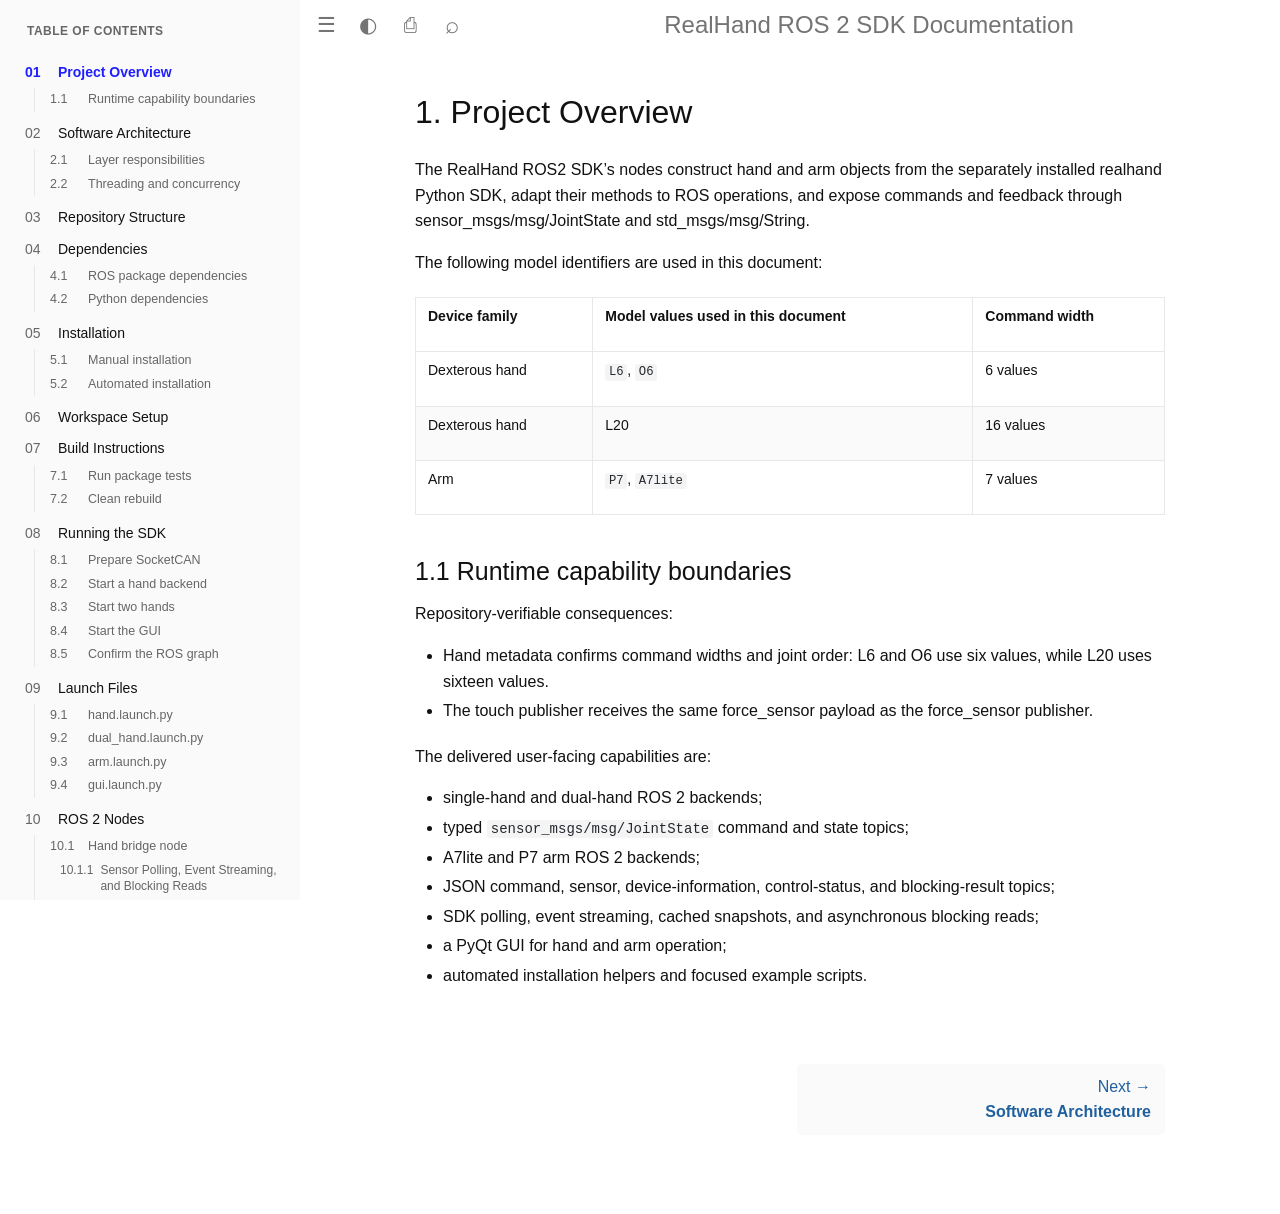
<file: index.html>
<!doctype html>
<html lang="en">
<head>
  <meta charset="utf-8">
  <meta name="viewport" content="width=device-width, initial-scale=1">
  <meta name="description" content="RealHand ROS 2 SDK installation, integration, operation, and API reference.">
  <meta name="theme-color" content="#ffffff">
  <title>RealHand ROS 2 SDK Documentation</title>
  <link rel="stylesheet" href="assets/mdbook-theme.css">
</head>
<body>
  <header class="topbar">
    <button class="menu-button" id="menu-toggle" type="button" aria-label="Toggle table of contents" title="Toggle table of contents">☰</button>
    <a class="brand" href="#/project-overview">
      <span class="brand-name">RealHand ROS 2 SDK Documentation</span>
    </a>
    <button class="search-trigger" id="search-trigger" type="button" aria-label="Search documentation">
      <b>⌕</b><span>Search this book</span><kbd>/</kbd>
    </button>
    <div class="top-actions">
      <button class="icon-button" id="theme-toggle" type="button" aria-label="Toggle color theme" title="Change theme">◐</button>
      <button class="icon-button" id="print-button" type="button" aria-label="Print this book" title="Print this book">⎙</button>
    </div>
  </header>

  <aside class="sidebar" aria-label="Documentation navigation">
    <div class="sidebar-label">Table of Contents</div>
    <nav class="nav-list" id="nav-list"></nav>
  </aside>
  <div class="mobile-scrim" id="mobile-scrim"></div>

  <div class="page-shell">
    <main class="main doc-content" id="main-content"><div class="loading">Loading documentation…</div></main>
  </div>

  <aside class="toc" aria-label="On this page">
    <div class="toc-title">On this page</div>
    <nav id="toc-links"></nav>
  </aside>

  <dialog class="search-dialog" id="search-dialog">
    <div class="search-box">
      <input id="search-input" type="search" placeholder="Search chapters and API names…" autocomplete="off" aria-label="Search documentation">
      <button class="search-close" id="search-close" type="button" aria-label="Close search">×</button>
    </div>
    <div class="search-results" id="search-results"></div>
  </dialog>

  <template id="document-source">

<div title="header"><p align="right" style="line-height: 100%; margin-bottom: 0.41in">
	<font color="#667085"><font size="1" style="font-size: 8pt"><b>REALHAND
	ROS2 SDK  |  USER GUIDE</b></font></font></p>
</div><p class="western"><br/>
<br/>

</p>
<p class="western"><br/>
<br/>

</p>
<p class="western"><br/>
<br/>

</p>
<p class="western"><br/>
<br/>

</p>
<p class="western"><br/>
<br/>

</p>
<p class="western"><br/>
<br/>

</p>
<p class="western" align="center" style="margin-bottom: 0.25in"><font color="#2e74b5"><font size="2" style="font-size: 11pt"><b>TECHNICAL
USER MANUAL</b></font></font></p>
<p align="center" style="letter-spacing: 0.3pt; line-height: 100%; margin-bottom: 0.14in; border-top: none; border-bottom: 1.00pt solid #4f81bd; border-left: none; border-right: none; padding-top: 0in; padding-bottom: 0.06in; padding-left: 0in; padding-right: 0in; page-break-after: avoid">
<font color="#17365d"><font size="6" style="font-size: 30pt"><b><font face="Calibri, sans-serif">RealHand
ROS2 SDK</font></b></font></font></p>
<p align="center" style="letter-spacing: 0.8pt; margin-bottom: 0.19in; page-break-after: avoid">
<font color="#667085"><font size="4" style="font-size: 14pt"><i><font face="Calibri, sans-serif">Installation,
Integration, Operation, and API Reference</font></i></font></font></p>
<p class="western"><br/>
<br/>

</p>
<p class="western"><br/>
<br/>

</p>
<p class="western"><br/>
<br/>

</p>
<p class="western"><br/>
<br/>

</p>
<p class="western"><br/>
<br/>

</p>
<p class="western"><br/>
<br/>

</p>
<p class="western"><br/>
<br/>

</p>
<p class="western"><br/>
<br/>

</p>
<p class="western"><br/>
<br/>

</p>
<p class="western"><br/>
<br/>

</p>
<p class="western"><br/>
<br/>

</p>
<p class="western"><br/>
<br/>

</p>
<p class="western"><br/>
<br/>

</p>
<p class="western"><br/>
<br/>

</p>
<p class="western"><br/>
<br/>

</p>
<p class="western"><br/>
<br/>

</p>
<p class="western"><br/>
<br/>

</p>
<p class="western"><br/>
<br/>

</p>
<p class="western" style="margin-bottom: 0.03in"><br/>
<br/>

</p>
<h1 class="contents-heading">Table of Contents</h1>
<p style="margin-bottom: 0.07in">1. Project Overview	3</p>
<p style="margin-bottom: 0.07in">2. Software Architecture	4</p>
<p style="margin-bottom: 0.07in">3. Repository Structure	4</p>
<p style="margin-bottom: 0.07in">4. Dependencies	5</p>
<p style="margin-bottom: 0.07in">5. Installation	5</p>
<p style="margin-bottom: 0.07in">6. Workspace Setup	6</p>
<p style="margin-bottom: 0.07in">7. Build Instructions	6</p>
<p style="margin-bottom: 0.07in">8. Running the SDK	7</p>
<p style="margin-bottom: 0.07in">9. Launch Files	8</p>
<p style="margin-bottom: 0.07in"><span lang="es-ES">10. ROS 2
Nodes	11</span></p>
<p style="margin-bottom: 0.07in"><span lang="es-ES">11. ROS 2
Topics	13</span></p>
<p style="margin-bottom: 0.07in"><span lang="es-ES">12. ROS 2
Parameters	15</span></p>
<p style="margin-bottom: 0.07in">13. Message Types	18</p>
<p style="margin-bottom: 0.07in">14. API Usage	19</p>
<p style="margin-bottom: 0.07in">15. Common Workflows	21</p>
<p style="margin-bottom: 0.07in">16. Troubleshooting	22</p>
<p style="margin-bottom: 0.07in">17. Frequently Asked Questions
(FAQ)	22</p>
<p style="margin-bottom: 0.07in">18. Appendix	23</p>
<p class="western"><br/>
<br/>

</p>
<h1 class="western" style="margin-top: 0in; page-break-before: always">
1. Project Overview</h1>
<p class="western">The RealHand ROS2 SDK’s nodes construct hand and
arm objects from the separately installed realhand Python SDK, adapt
their methods to ROS operations, and expose commands and feedback
through sensor_msgs/msg/JointState and std_msgs/msg/String.</p>
<p class="western">The following model identifiers are used in this
document:</p>
<table width="624" cellpadding="5" cellspacing="0">
	<col width="167"/>
	<col width="270"/>
	<col width="155"/>
	<thead>
		<tr>
			<td width="167" bgcolor="#e8eef5" style="background: #e8eef5; border: 1px solid #000000; padding: 0.06in 0.08in"><p class="western" align="left" style="widows: 2; orphans: 2">
				<font color="#17365d"><font size="2" style="font-size: 9pt"><b>Device
				family</b></font></font></p>
			</td>
			<td width="270" bgcolor="#e8eef5" style="background: #e8eef5; border: 1px solid #000000; padding: 0.06in 0.08in"><p class="western" align="left" style="widows: 2; orphans: 2">
				<font color="#17365d"><font size="2" style="font-size: 9pt"><b>Model
				values used in this document</b></font></font></p>
			</td>
			<td width="155" bgcolor="#e8eef5" style="background: #e8eef5; border: 1px solid #000000; padding: 0.06in 0.08in"><p class="western" align="left" style="widows: 2; orphans: 2">
				<font color="#17365d"><font size="2" style="font-size: 9pt"><b>Command
				width</b></font></font></p>
			</td>
		</tr>
	</thead>
	<tbody>
		<tr>
			<td width="167" style="border: 1px solid #000000; padding: 0.06in 0.08in"><p class="western" align="left" style="widows: 2; orphans: 2">
				<font size="2" style="font-size: 9pt">Dexterous hand</font></p>
			</td>
			<td width="270" style="border: 1px solid #000000; padding: 0.06in 0.08in"><p class="western" align="left" style="widows: 2; orphans: 2">
				<font color="#17365d"><font face="Consolas, sans-serif"><font size="2" style="font-size: 9pt">L6</font></font></font><font size="2" style="font-size: 9pt">,
				</font><font color="#17365d"><font face="Consolas, sans-serif"><font size="2" style="font-size: 9pt">O6</font></font></font></p>
			</td>
			<td width="155" style="border: 1px solid #000000; padding: 0.06in 0.08in"><p class="western" align="left" style="widows: 2; orphans: 2">
				<font size="2" style="font-size: 9pt">6 values</font></p>
			</td>
		</tr>
		<tr>
			<td width="167" style="border: 1px solid #000000; padding: 0.06in 0.08in"><p class="western" align="left" style="widows: 2; orphans: 2">
				<font size="2" style="font-size: 9pt">Dexterous hand</font></p>
			</td>
			<td width="270" style="border: 1px solid #000000; padding: 0.06in 0.08in"><p class="western" align="left" style="orphans: 2; widows: 2">
				L20</p>
			</td>
			<td width="155" style="border: 1px solid #000000; padding: 0.06in 0.08in"><p class="western" align="left" style="widows: 2; orphans: 2">
				<font size="2" style="font-size: 9pt">16 values</font></p>
			</td>
		</tr>
		<tr>
			<td width="167" bgcolor="#fafbfc" style="background: #fafbfc; border: 1px solid #000000; padding: 0.06in 0.08in"><p class="western" align="left" style="widows: 2; orphans: 2">
				<font size="2" style="font-size: 9pt">Arm</font></p>
			</td>
			<td width="270" bgcolor="#fafbfc" style="background: #fafbfc; border: 1px solid #000000; padding: 0.06in 0.08in"><p class="western" align="left" style="widows: 2; orphans: 2">
				<font color="#17365d"><font face="Consolas, sans-serif"><font size="2" style="font-size: 9pt">P7</font></font></font><font size="2" style="font-size: 9pt">,
				</font><font color="#17365d"><font face="Consolas, sans-serif"><font size="2" style="font-size: 9pt">A7lite</font></font></font></p>
			</td>
			<td width="155" bgcolor="#fafbfc" style="background: #fafbfc; border: 1px solid #000000; padding: 0.06in 0.08in"><p class="western" align="left" style="widows: 2; orphans: 2">
				<font size="2" style="font-size: 9pt">7 values</font></p>
			</td>
		</tr>
	</tbody>
</table>
<h2 class="western">1.1 Runtime capability boundaries</h2>
<p class="western" style="margin-top: 0.06in">Repository-verifiable
consequences:</p>
<ul>
	<li><p style="margin-top: 0.03in; margin-bottom: 0in">Hand metadata
	confirms command widths and joint order: L6 and O6 use six values,
	while L20 uses sixteen values.</p></li>
	<li><p style="margin-top: 0.03in; margin-bottom: 0in">The touch
	publisher receives the same force_sensor payload as the force_sensor
	publisher.</p></li>
</ul>
<p class="western" style="margin-bottom: 0.03in"><br/>
<br/>

</p>
<p class="western">The delivered user-facing capabilities are:</p>
<ul>
	<li><p style="margin-top: 0.03in; margin-bottom: 0in">single-hand
	and dual-hand ROS 2 backends;</p></li>
	<li><p style="margin-top: 0.03in; margin-bottom: 0in">typed
	<font color="#17365d"><font face="Consolas, sans-serif"><font size="2" style="font-size: 9pt">sensor_msgs/msg/JointState</font></font></font>
	command and state topics;</p></li>
	<li><p style="margin-top: 0.03in; margin-bottom: 0in">A7lite and P7
	arm ROS 2 backends;</p></li>
	<li><p style="margin-top: 0.03in; margin-bottom: 0in">JSON command,
	sensor, device-information, control-status, and blocking-result
	topics;</p></li>
	<li><p style="margin-top: 0.03in; margin-bottom: 0in">SDK polling,
	event streaming, cached snapshots, and asynchronous blocking reads;</p></li>
	<li><p style="margin-top: 0.03in; margin-bottom: 0in">a PyQt GUI for
	hand and arm operation;</p></li>
	<li><p style="margin-top: 0.03in; margin-bottom: 0in">automated
	installation helpers and focused example scripts.</p></li>
</ul>
<h1 class="western" style="page-break-before: always">2. Software
Architecture</h1>
<p class="western">The package uses a layered design:</p>
<h2 class="western">2.1 Layer responsibilities</h2>
<table width="624" cellpadding="5" cellspacing="0">
	<col width="87"/>
	<col width="234"/>
	<col width="271"/>
	<thead>
		<tr>
			<td width="87" bgcolor="#e8eef5" style="background: #e8eef5; border: 1px solid #000000; padding: 0.06in 0.08in"><p class="western" align="left" style="widows: 2; orphans: 2">
				<font color="#17365d"><font size="2" style="font-size: 9pt"><b>Layer</b></font></font></p>
			</td>
			<td width="234" bgcolor="#e8eef5" style="background: #e8eef5; border: 1px solid #000000; padding: 0.06in 0.08in"><p class="western" align="left" style="widows: 2; orphans: 2">
				<font color="#17365d"><font size="2" style="font-size: 9pt"><b>Implementation</b></font></font></p>
			</td>
			<td width="271" bgcolor="#e8eef5" style="background: #e8eef5; border: 1px solid #000000; padding: 0.06in 0.08in"><p class="western" align="left" style="widows: 2; orphans: 2">
				<font color="#17365d"><font size="2" style="font-size: 9pt"><b>Responsibility</b></font></font></p>
			</td>
		</tr>
	</thead>
	<tbody>
		<tr>
			<td width="87" style="border: 1px solid #000000; padding: 0.06in 0.08in"><p class="western" align="left" style="widows: 2; orphans: 2">
				<font size="2" style="font-size: 9pt">Model metadata</font></p>
			</td>
			<td width="234" style="border: 1px solid #000000; padding: 0.06in 0.08in"><p class="western" align="left" style="widows: 2; orphans: 2">
				<font color="#17365d"><font face="Consolas, sans-serif"><font size="2" style="font-size: 9pt">hand/model.py</font></font></font><font size="2" style="font-size: 9pt">,
				</font><font color="#17365d"><font face="Consolas, sans-serif"><font size="2" style="font-size: 9pt">arm/model.py</font></font></font></p>
			</td>
			<td width="271" style="border: 1px solid #000000; padding: 0.06in 0.08in"><p class="western" align="left" style="widows: 2; orphans: 2">
				<font size="2" style="font-size: 9pt">Normalizes model names,
				defines joint order, and lazily resolves external SDK classes.</font></p>
			</td>
		</tr>
		<tr>
			<td width="87" bgcolor="#fafbfc" style="background: #fafbfc; border: 1px solid #000000; padding: 0.06in 0.08in"><p class="western" align="left" style="widows: 2; orphans: 2">
				<font size="2" style="font-size: 9pt">Adapter</font></p>
			</td>
			<td width="234" bgcolor="#fafbfc" style="background: #fafbfc; border: 1px solid #000000; padding: 0.06in 0.08in"><p class="western" align="left" style="widows: 2; orphans: 2">
				<font color="#17365d"><font face="Consolas, sans-serif"><font size="2" style="font-size: 9pt">hand/adapter.py</font></font></font><font size="2" style="font-size: 9pt">,
				</font><font color="#17365d"><font face="Consolas, sans-serif"><font size="2" style="font-size: 9pt">arm/adapter.py</font></font></font></p>
			</td>
			<td width="271" bgcolor="#fafbfc" style="background: #fafbfc; border: 1px solid #000000; padding: 0.06in 0.08in"><p class="western" align="left" style="widows: 2; orphans: 2">
				<font size="2" style="font-size: 9pt">Converts Python SDK objects
				and sensor records into plain lists/dictionaries and wraps device
				operations.</font></p>
			</td>
		</tr>
		<tr>
			<td width="87" style="border: 1px solid #000000; padding: 0.06in 0.08in"><p class="western" align="left" style="widows: 2; orphans: 2">
				<font size="2" style="font-size: 9pt">ROS bridge</font></p>
			</td>
			<td width="234" style="border: 1px solid #000000; padding: 0.06in 0.08in"><p class="western" align="left" style="widows: 2; orphans: 2">
				<font color="#17365d"><font face="Consolas, sans-serif"><font size="2" style="font-size: 9pt">hand/node.py</font></font></font><font size="2" style="font-size: 9pt">,
				</font><font color="#17365d"><font face="Consolas, sans-serif"><font size="2" style="font-size: 9pt">arm/node.py</font></font></font></p>
			</td>
			<td width="271" style="border: 1px solid #000000; padding: 0.06in 0.08in"><p class="western" align="left" style="widows: 2; orphans: 2">
				<font size="2" style="font-size: 9pt">Declares parameters,
				creates topics and timers, translates messages, and owns adapter
				lifetime.</font></p>
			</td>
		</tr>
		<tr>
			<td width="87" bgcolor="#fafbfc" style="background: #fafbfc; border: 1px solid #000000; padding: 0.06in 0.08in"><p class="western" align="left" style="widows: 2; orphans: 2">
				<font size="2" style="font-size: 9pt">GUI ROS facade</font></p>
			</td>
			<td width="234" bgcolor="#fafbfc" style="background: #fafbfc; border: 1px solid #000000; padding: 0.06in 0.08in"><p class="western" align="left" style="widows: 2; orphans: 2">
				<font color="#17365d"><font face="Consolas, sans-serif"><font size="2" style="font-size: 9pt">gui/ros_client.py</font></font></font></p>
			</td>
			<td width="271" bgcolor="#fafbfc" style="background: #fafbfc; border: 1px solid #000000; padding: 0.06in 0.08in"><p class="western" align="left" style="widows: 2; orphans: 2">
				<font size="2" style="font-size: 9pt">Publishes commands and
				subscribes to selected feedback topics for the active side.</font></p>
			</td>
		</tr>
	</tbody>
</table>
<p class="western" style="margin-bottom: 0.03in"><br/>
<br/>

</p>
<h2 class="western">2.2 Threading and concurrency</h2>
<ul>
	<li><p style="margin-top: 0.03in; margin-bottom: 0in">Backend ROS
	callbacks and periodic timers are handled by the rclpy spin executor
	started with rclpy.spin(node).</p></li>
	<li><p style="margin-top: 0.03in; margin-bottom: 0in">The GUI's main
	ROS client uses a Qt QTimer to call rclpy.spin_once(...,
	timeout_sec=0.0).</p></li>
	<li><p style="margin-bottom: 0.06in">Hand sensor streaming uses a
	background Python thread to consume the SDK event queue.</p></li>
	<li><p style="margin-bottom: 0.06in">Each get_blocking request runs
	in its own background thread so the ROS callback is not blocked.</p></li>
	<li><p style="margin-bottom: 0.06in">GUI auto-detection runs in a
	separate thread or Qt worker thread.</p></li>
	<li><p style="margin-bottom: 0.06in">Stopping a stream requests SDK
	stream shutdown and waits up to one second for the consumer thread
	to finish.</p></li>
</ul>
<h1 class="western" style="margin-bottom: 0.11in">3. Repository
Structure</h1>
<p class="western">The current local repository layout is summarized
below.</p>
<table width="624" cellpadding="7" cellspacing="0">
	<col width="165"/>
	<col width="429"/>
	<thead>
		<tr>
			<td width="165" bgcolor="#e8eef5" style="background: #e8eef5; border: 1px solid #000000; padding: 0in 0.08in"><p class="western" align="left" style="widows: 2; orphans: 2">
				<font color="#17365d"><font size="2" style="font-size: 9pt"><b>Path</b></font></font></p>
			</td>
			<td width="429" bgcolor="#e8eef5" style="background: #e8eef5; border: 1px solid #000000; padding: 0in 0.08in"><p class="western" align="left" style="widows: 2; orphans: 2">
				<font color="#17365d"><font size="2" style="font-size: 9pt"><b>Current
				contents / purpose</b></font></font></p>
			</td>
		</tr>
	</thead>
	<tbody>
		<tr>
			<td width="165" style="border: 1px solid #000000; padding: 0in 0.08in"><p class="western" align="left" style="widows: 2; orphans: 2">
				<font face="Consolas, sans-serif"><font size="1" style="font-size: 8pt">examples/</font></font></p>
			</td>
			<td width="429" style="border: 1px solid #000000; padding: 0in 0.08in"><p class="western" align="left" style="widows: 2; orphans: 2">
				<font size="1" style="font-size: 8pt">Hand and arm commands,
				topic subscriptions, state reading, enable/disable, motion,
				emergency stop, and backend startup examples.</font></p>
			</td>
		</tr>
		<tr>
			<td width="165" style="border: 1px solid #000000; padding: 0in 0.08in"><p class="western" align="left" style="widows: 2; orphans: 2">
				<font face="Consolas, sans-serif"><font size="1" style="font-size: 8pt">scripts/</font></font></p>
			</td>
			<td width="429" style="border: 1px solid #000000; padding: 0in 0.08in"><p class="western" align="left" style="widows: 2; orphans: 2">
				<font size="1" style="font-size: 8pt">ROS 2 Humble and Jazzy
				clean-install container launchers and GUI container helpers.</font></p>
			</td>
		</tr>
		<tr>
			<td width="165" style="border: 1px solid #000000; padding: 0in 0.08in"><p class="western" align="left" style="widows: 2; orphans: 2">
				<font face="Consolas, sans-serif"><font size="1" style="font-size: 8pt">launch/</font></font></p>
			</td>
			<td width="429" style="border: 1px solid #000000; padding: 0in 0.08in"><p class="western" align="left" style="widows: 2; orphans: 2">
				<font size="1" style="font-size: 8pt">arm.launch.py,
				dual_hand.launch.py, gui.launch.py, and hand.launch.py.</font></p>
			</td>
		</tr>
		<tr>
			<td width="165" style="border: 1px solid #000000; padding: 0in 0.08in"><p class="western" align="left" style="widows: 2; orphans: 2">
				<font face="Consolas, sans-serif"><font size="1" style="font-size: 8pt">resource/</font></font></p>
			</td>
			<td width="429" style="border: 1px solid #000000; padding: 0in 0.08in"><p class="western" align="left" style="widows: 2; orphans: 2">
				<font size="1" style="font-size: 8pt">ament package resource
				marker.</font></p>
			</td>
		</tr>
		<tr>
			<td width="165" style="border: 1px solid #000000; padding: 0in 0.08in"><p class="western" align="left" style="widows: 2; orphans: 2">
				<font face="Consolas, sans-serif"><font size="1" style="font-size: 8pt">src/realhand_ros2/</font></font></p>
			</td>
			<td width="429" style="border: 1px solid #000000; padding: 0in 0.08in"><p class="western" align="left" style="widows: 2; orphans: 2">
				<font size="1" style="font-size: 8pt">hand/, arm/, gui/,
				py.typed, and package initializer.</font></p>
			</td>
		</tr>
		<tr>
			<td width="165" style="border: 1px solid #000000; padding: 0in 0.08in"><p class="western" align="left" style="widows: 2; orphans: 2">
				<font face="Consolas, sans-serif"><font size="1" style="font-size: 8pt">test/</font></font></p>
			</td>
			<td width="429" style="border: 1px solid #000000; padding: 0in 0.08in"><p class="western" align="left" style="widows: 2; orphans: 2">
				<font size="1" style="font-size: 8pt">Limited model-metadata
				tests, including joint counts and P7 interface defaults.</font></p>
			</td>
		</tr>
		<tr>
			<td width="165" style="border: 1px solid #000000; padding: 0in 0.08in"><p class="western" align="left" style="widows: 2; orphans: 2">
				<font face="Consolas, sans-serif"><font size="1" style="font-size: 8pt">install.sh</font></font></p>
			</td>
			<td width="429" style="border: 1px solid #000000; padding: 0in 0.08in"><p class="western" align="left" style="widows: 2; orphans: 2">
				<font size="1" style="font-size: 8pt">Checks or installs
				dependencies and the RealHand Python SDK; can optionally install
				ROS 2, use a local SDK checkout, and create/build a workspace.</font></p>
			</td>
		</tr>
		<tr>
			<td width="165" style="border: 1px solid #000000; padding: 0in 0.08in"><p class="western" align="left" style="widows: 2; orphans: 2">
				<font face="Consolas, sans-serif"><font size="1" style="font-size: 8pt">run_gui.sh</font></font></p>
			</td>
			<td width="429" style="border: 1px solid #000000; padding: 0in 0.08in"><p class="western" align="left" style="widows: 2; orphans: 2">
				<font size="1" style="font-size: 8pt">Checks the ROS environment,
				sources the ROS setup and workspace overlay, and launches the
				GUI.</font></p>
			</td>
		</tr>
		<tr>
			<td width="165" style="border: 1px solid #000000; padding: 0in 0.08in"><p class="western" align="left" style="widows: 2; orphans: 2">
				<font face="Consolas, sans-serif"><font size="1" style="font-size: 8pt">Repository
				root</font></font></p>
			</td>
			<td width="429" style="border: 1px solid #000000; padding: 0in 0.08in"><p class="western" align="left" style="widows: 2; orphans: 2">
				<font size="1" style="font-size: 8pt">.gitignore, README.md,
				package.xml, pyproject.toml, setup.cfg, and setup.py.</font></p>
			</td>
		</tr>
	</tbody>
</table>
<p class="western" style="margin-bottom: 0.03in"><br/>
<br/>

</p>
<h1 class="western">4. Dependencies</h1>
<h2 class="western">4.1 ROS package dependencies</h2>
<p class="western">Declared runtime dependencies in <font color="#17365d"><font face="Consolas, sans-serif"><font size="2" style="font-size: 9pt">package.xml</font></font></font>
are:</p>
<table width="624" cellpadding="5" cellspacing="0">
	<col width="129"/>
	<col width="473"/>
	<thead>
		<tr>
			<td width="129" bgcolor="#e8eef5" style="background: #e8eef5; border: 1px solid #000000; padding: 0.06in 0.08in"><p class="western" align="left" style="widows: 2; orphans: 2">
				<font color="#17365d"><font size="2" style="font-size: 9pt"><b>Dependency</b></font></font></p>
			</td>
			<td width="473" bgcolor="#e8eef5" style="background: #e8eef5; border: 1px solid #000000; padding: 0.06in 0.08in"><p class="western" align="left" style="widows: 2; orphans: 2">
				<font color="#17365d"><font size="2" style="font-size: 9pt"><b>Use</b></font></font></p>
			</td>
		</tr>
	</thead>
	<tbody>
		<tr>
			<td width="129" style="border: 1px solid #000000; padding: 0.06in 0.08in"><p class="western" align="left" style="widows: 2; orphans: 2">
				<font color="#17365d"><font face="Consolas, sans-serif"><font size="2" style="font-size: 9pt">rclpy</font></font></font></p>
			</td>
			<td width="473" style="border: 1px solid #000000; padding: 0.06in 0.08in"><p class="western" align="left" style="widows: 2; orphans: 2">
				<font size="2" style="font-size: 9pt">Nodes, publishers,
				subscribers, parameters, timers, and spinning.</font></p>
			</td>
		</tr>
		<tr>
			<td width="129" bgcolor="#fafbfc" style="background: #fafbfc; border: 1px solid #000000; padding: 0.06in 0.08in"><p class="western" align="left" style="widows: 2; orphans: 2">
				<font color="#17365d"><font face="Consolas, sans-serif"><font size="2" style="font-size: 9pt">launch</font></font></font></p>
			</td>
			<td width="473" bgcolor="#fafbfc" style="background: #fafbfc; border: 1px solid #000000; padding: 0.06in 0.08in"><p class="western" align="left" style="widows: 2; orphans: 2">
				<font size="2" style="font-size: 9pt">ROS 2 launch descriptions
				and launch arguments.</font></p>
			</td>
		</tr>
		<tr>
			<td width="129" style="border: 1px solid #000000; padding: 0.06in 0.08in"><p class="western" align="left" style="widows: 2; orphans: 2">
				<font color="#17365d"><font face="Consolas, sans-serif"><font size="2" style="font-size: 9pt">launch_ros</font></font></font></p>
			</td>
			<td width="473" style="border: 1px solid #000000; padding: 0.06in 0.08in"><p class="western" align="left" style="widows: 2; orphans: 2">
				<font size="2" style="font-size: 9pt">ROS node actions used by
				launch files.</font></p>
			</td>
		</tr>
		<tr>
			<td width="129" bgcolor="#fafbfc" style="background: #fafbfc; border: 1px solid #000000; padding: 0.06in 0.08in"><p class="western" align="left" style="widows: 2; orphans: 2">
				<font color="#17365d"><font face="Consolas, sans-serif"><font size="2" style="font-size: 9pt">sensor_msgs</font></font></font></p>
			</td>
			<td width="473" bgcolor="#fafbfc" style="background: #fafbfc; border: 1px solid #000000; padding: 0.06in 0.08in"><p class="western" align="left" style="widows: 2; orphans: 2">
				<font size="2" style="font-size: 9pt">sensor_msgs/msg/JointState.</font></p>
			</td>
		</tr>
		<tr>
			<td width="129" style="border: 1px solid #000000; padding: 0in 0.08in"><p class="western" align="left" style="widows: 2; orphans: 2">
				<font color="#17365d"><font face="Consolas, sans-serif"><font size="2" style="font-size: 9pt">std_msgs</font></font></font></p>
			</td>
			<td width="473" style="border: 1px solid #000000; padding: 0in 0.08in"><p class="western" align="left" style="widows: 2; orphans: 2">
				<font size="2" style="font-size: 9pt">std_msgs/msg/String for
				JSON payloads.</font></p>
			</td>
		</tr>
		<tr>
			<td width="129" style="border: 1px solid #000000; padding: 0in 0.08in"><p class="western" align="left" style="widows: 2; orphans: 2">
				<font color="#17365d"><font face="Consolas, sans-serif"><font size="2" style="font-size: 9pt">python3-pyqt5</font></font></font></p>
			</td>
			<td width="473" style="border: 1px solid #000000; padding: 0in 0.08in"><p class="western" align="left" style="widows: 2; orphans: 2">
				<font size="2" style="font-size: 9pt">Desktop GUI runtime.</font></p>
			</td>
		</tr>
	</tbody>
</table>
<p class="western" style="margin-bottom: 0.03in"><br/>
<br/>

</p>
<p class="western">Test dependencies are <font color="#17365d"><font face="Consolas, sans-serif"><font size="2" style="font-size: 9pt">ament_copyright</font></font></font>,
<font color="#17365d"><font face="Consolas, sans-serif"><font size="2" style="font-size: 9pt">ament_flake8</font></font></font>,
<font color="#17365d"><font face="Consolas, sans-serif"><font size="2" style="font-size: 9pt">ament_pep257</font></font></font>,
and <font color="#17365d"><font face="Consolas, sans-serif"><font size="2" style="font-size: 9pt">python3-pytest</font></font></font>.
</p>
<h2 class="western">4.2 Python dependencies</h2>
<p class="western">The setup.py install_requires list is setuptools,
realhand, and PyQt5. These Python install requirements are distinct
from the ROS/runtime dependencies declared in package.xml.</p>
<p class="western" style="background: #f6f8fa">Install a compatible
RealHand Python SDK into the same Python environment used by ROS&nbsp;2.</p>
<h1 class="western">5. Installation</h1>
<h2 class="western">5.1 Manual installation</h2>
<p style="margin-right: 0.15in; line-height: 100%; margin-left: 0.15in; margin-top: 0.06in; margin-bottom: 0.1in; background: #f6f8fa">
<font color="#24292f"><font face="Consolas, serif"><font size="1" style="font-size: 8pt">sudo
apt update </font></font></font>
</p>
<p style="margin-right: 0.15in; line-height: 100%; margin-left: 0.15in; margin-top: 0.06in; margin-bottom: 0.1in; background: #f6f8fa">
<font color="#24292f"><font face="Consolas, serif"><font size="1" style="font-size: 8pt">sudo
apt install -y \</font></font></font></p>
<p style="margin-right: 0.15in; line-height: 100%; margin-left: 0.15in; margin-top: 0.06in; margin-bottom: 0.1in; background: #f6f8fa">
<font color="#24292f"> <font face="Consolas, serif"><font size="1" style="font-size: 8pt">git
\</font></font></font></p>
<p style="margin-right: 0.15in; line-height: 100%; margin-left: 0.15in; margin-top: 0.06in; margin-bottom: 0.1in; background: #f6f8fa">
<font color="#24292f"> <font face="Consolas, serif"><font size="1" style="font-size: 8pt">iproute2
\</font></font></font></p>
<p style="margin-right: 0.15in; line-height: 100%; margin-left: 0.15in; margin-top: 0.06in; margin-bottom: 0.1in; background: #f6f8fa">
<font color="#24292f"> <font face="Consolas, serif"><font size="1" style="font-size: 8pt">can-utils
\</font></font></font></p>
<p style="margin-right: 0.15in; line-height: 100%; margin-left: 0.15in; margin-top: 0.06in; margin-bottom: 0.1in; background: #f6f8fa">
<font color="#24292f"> <font face="Consolas, serif"><font size="1" style="font-size: 8pt">python3-pip
\</font></font></font></p>
<p style="margin-right: 0.15in; line-height: 100%; margin-left: 0.15in; margin-top: 0.06in; margin-bottom: 0.1in; background: #f6f8fa">
<font color="#24292f"> <font face="Consolas, serif"><font size="1" style="font-size: 8pt">python3-colcon-common-extensions
\</font></font></font></p>
<p style="margin-right: 0.15in; line-height: 100%; margin-left: 0.15in; margin-top: 0.06in; margin-bottom: 0.1in; background: #f6f8fa">
<font color="#24292f"> <font face="Consolas, serif"><font size="1" style="font-size: 8pt">python3-pyqt5</font></font></font></p>
<p class="western">Source ROS 2 and install a compatible RealHand
Python SDK into the same Python environment used by ROS&nbsp;2.</p>
<h2 class="western">5.2 Automated installation</h2>
<p class="western">From the current checkout, install dependencies
and build a workspace with one of these repository-provided commands:</p>
<p style="margin-right: 0.15in; line-height: 100%; margin-left: 0.15in; margin-top: 0.06in; margin-bottom: 0.1in">
<font color="#24292f"><font face="Consolas, serif"><font size="1" style="font-size: 8pt">./install.sh
--workspace ~/realhand_ros2_ws<br/>
./install.sh --install-ros
--workspace ~/realhand_ros2_ws<br/>
./install.sh --with-arm
--workspace ~/realhand_ros2_ws</font></font></font></p>
<p class="western">Ubuntu 22.04 maps to ROS 2 Humble and Ubuntu 24.04
maps to ROS 2 Jazzy by default. Set ROS_DISTRO explicitly to override
the detected default. Use --local-sdk PATH for an editable local
RealHand Python SDK checkout.</p>
<p class="western">A7lite kinetix support requires the Python SDK's
optional kinetix dependencies, selected by --with-arm. P7 uses the
RBot TCP controller and does not require the kinetix extra.</p>
<p class="western">Ubuntu 24.04 uses an externally managed system
Python. For direct system-Python installation, the repository adds
--break-system-packages and --ignore-installed; do not use pip to
upgrade the system pip on Ubuntu 24.04.</p>
<h1 class="western"><br/>
<br/>

</h1>
<h1 class="western">6. Workspace Setup</h1>
<p class="western">Use a conventional ROS 2 workspace layout:</p>
<p style="margin-right: 0.15in; line-height: 100%; margin-left: 0.15in; margin-top: 0.06in; margin-bottom: 0.1in; background: #f6f8fa">
<font color="#24292f"><font face="Consolas, serif"><font size="1" style="font-size: 8pt">mkdir
-p ~/realhand_ros2_ws/src<br/>
cd ~/realhand_ros2_ws/src<br/>
git
clone https://github.com/RealHand-Robotics/realbot-ros2-sdk.git<br/>
cd
..</font></font></font></p>
<p class="western">If working from an existing local checkout, copy
only source-controlled content. Do not carry old <font color="#17365d"><font face="Consolas, sans-serif"><font size="2" style="font-size: 9pt">build/</font></font></font>,
<font color="#17365d"><font face="Consolas, sans-serif"><font size="2" style="font-size: 9pt">install/</font></font></font>,
<font color="#17365d"><font face="Consolas, sans-serif"><font size="2" style="font-size: 9pt">log/</font></font></font>,
<font color="#17365d"><font face="Consolas, sans-serif"><font size="2" style="font-size: 9pt">.pytest_cache/</font></font></font>,
<font color="#17365d"><font face="Consolas, sans-serif"><font size="2" style="font-size: 9pt">__pycache__/</font></font></font>,
or <font color="#17365d"><font face="Consolas, sans-serif"><font size="2" style="font-size: 9pt">*.egg-info/</font></font></font>
artifacts into the new workspace.</p>
<p class="western">Every new terminal must source the ROS
distribution and, after building, the workspace overlay:</p>
<p style="margin-right: 0.15in; line-height: 100%; margin-left: 0.15in; margin-top: 0.06in; margin-bottom: 0.1in; background: #f6f8fa">
<font color="#24292f"><font face="Consolas, serif"><font size="1" style="font-size: 8pt">source
/opt/ros/humble/setup.bash<br/>
source
~/realhand_ros2_ws/install/setup.bash</font></font></font></p>
<p class="western">Optional shell convenience:</p>
<p style="margin-right: 0.15in; line-height: 100%; margin-left: 0.15in; margin-top: 0.06in; margin-bottom: 0.1in; background: #f6f8fa">
<font color="#24292f"><font face="Consolas, serif"><font size="1" style="font-size: 8pt">echo
'source /opt/ros/humble/setup.bash' &gt;&gt; ~/.bashrc<br/>
echo
'source ~/realhand_ros2_ws/install/setup.bash' &gt;&gt; ~/.bashrc</font></font></font></p>
<h1 class="western">7. Build Instructions</h1>
<p class="western">From the workspace root:</p>
<p style="margin-right: 0.15in; line-height: 100%; margin-left: 0.15in; margin-top: 0.06in; margin-bottom: 0.1in; background: #f6f8fa">
<font color="#24292f"><font face="Consolas, serif"><font size="1" style="font-size: 8pt">source
/opt/ros/humble/setup.bash<br/>
cd ~/realhand_ros2_ws<br/>
colcon
build --symlink-install --packages-select realhand_ros2<br/>
source
install/setup.bash</font></font></font></p>
<p class="western">Validate the installation:</p>
<p style="margin-right: 0.15in; line-height: 100%; margin-left: 0.15in; margin-top: 0.06in; margin-bottom: 0.1in; background: #f6f8fa">
<font color="#24292f"><font face="Consolas, serif"><font size="1" style="font-size: 8pt">ros2
pkg prefix realhand_ros2<br/>
ros2 pkg executables realhand_ros2</font></font></font></p>
<p class="western">setup.py defines these executable names:</p>
<p style="margin-right: 0.15in; line-height: 100%; margin-left: 0.15in; margin-top: 0.06in; margin-bottom: 0.1in; background: #f6f8fa">
<font color="#24292f"><font face="Consolas, serif"><font size="1" style="font-size: 8pt">realhand_ros2
realhand_arm_node<br/>
realhand_ros2 realhand_gui<br/>
realhand_ros2
realhand_hand_node</font></font></font></p>
<h2 class="western">7.1 Run package tests</h2>
<p style="margin-right: 0.15in; line-height: 100%; margin-left: 0.15in; margin-top: 0.06in; margin-bottom: 0.1in; background: #f6f8fa">
<font color="#24292f"><font face="Consolas, serif"><font size="1" style="font-size: 8pt">cd
~/realhand_ros2_ws<br/>
colcon test --packages-select
realhand_ros2<br/>
colcon test-result --verbose</font></font></font></p>
<p class="western">Current automated coverage is limited to part of
the model metadata. Within this guide's scope it checks L6 and L20
hand joint counts, A7lite and P7 arm joint counts, and P7's default
interface name and interface type. The repository does not include
complete hardware communication, topic integration, launch, GUI, or
end-to-end tests.</p>
<h2 class="western">7.2 Clean rebuild</h2>
<p class="western">When stale generated metadata or an old copied
checkout causes discovery problems, remove only the generated
workspace directories from the workspace root, then rebuild:</p>
<p style="margin-right: 0.15in; line-height: 100%; margin-left: 0.15in; margin-top: 0.06in; margin-bottom: 0.1in; background: #f6f8fa">
<font color="#24292f"><font face="Consolas, serif"><font size="1" style="font-size: 8pt">cd
~/realhand_ros2_ws<br/>
rm -rf build install log<br/>
source
/opt/ros/humble/setup.bash<br/>
colcon build --symlink-install
--packages-select realhand_ros2<br/>
source install/setup.bash</font></font></font></p>
<h1 class="western">8. Running the SDK</h1>
<h2 class="western">8.1 Prepare SocketCAN</h2>
<p class="western">HandNode defaults to can0/socketcan. The A7lite
arm model also defaults to can0/socketcan. Backend nodes pass the
selected interface values to adapter constructors and do not execute
ip link configuration commands.</p>
<p style="margin-right: 0.15in; line-height: 100%; margin-left: 0.15in; margin-top: 0.06in; margin-bottom: 0.1in; background: #f6f8fa">
<font color="#24292f"><font face="Consolas, serif"><font size="1" style="font-size: 8pt">sudo
ip link set can0 down<br/>
sudo ip link set can0 type can bitrate
1000000<br/>
sudo ip link set can0 up<br/>
ip -details link show can0</font></font></font></p>
<p class="western">Useful diagnostics:</p>
<p style="margin-right: 0.15in; line-height: 100%; margin-left: 0.15in; margin-top: 0.06in; margin-bottom: 0.1in; background: #f6f8fa">
<font color="#24292f"><font face="Consolas, serif"><font size="1" style="font-size: 8pt">ip
link show<br/>
candump can0</font></font></font></p>
<h2 class="western">8.2 Start a hand backend</h2>
<p style="margin-right: 0.15in; line-height: 100%; margin-left: 0.15in; margin-top: 0.06in; margin-bottom: 0.1in; background: #f6f8fa">
<font color="#24292f"><font face="Consolas, serif"><font size="1" style="font-size: 8pt">source
/opt/ros/humble/setup.bash<br/>
source
~/realhand_ros2_ws/install/setup.bash<br/>
ros2 launch realhand_ros2
hand.launch.py \<br/>
  model:=L6 side:=left interface_name:=can0</font></font></font></p>
<h2 class="western">8.3 Start two hands</h2>
<p style="margin-right: 0.15in; line-height: 100%; margin-left: 0.15in; margin-top: 0.06in; margin-bottom: 0.1in; background: #f6f8fa">
<font color="#24292f"><font face="Consolas, serif"><font size="1" style="font-size: 8pt">ros2
launch realhand_ros2 dual_hand.launch.py \<br/>
  model:=L6
left_interface:=can0 right_interface:=can1</font></font></font></p>
<p class="western">This launches two <font color="#17365d"><font face="Consolas, sans-serif"><font size="2" style="font-size: 9pt">realhand_hand_node</font></font></font>
processes named <font color="#17365d"><font face="Consolas, sans-serif"><font size="2" style="font-size: 9pt">realhand_left_hand_node</font></font></font>
and <font color="#17365d"><font face="Consolas, sans-serif"><font size="2" style="font-size: 9pt">realhand_right_hand_node</font></font></font>.
Both use the same model argument but different side and interface
values.</p>
<p class="western"><br/>
<br/>

</p>
<h2 class="western">8.4 Start the GUI</h2>
<p style="margin-right: 0.15in; line-height: 100%; margin-left: 0.15in; margin-top: 0.06in; margin-bottom: 0.1in; background: #f6f8fa">
<font color="#24292f"><font face="Consolas, serif"><font size="1" style="font-size: 8pt">ros2
launch realhand_ros2 gui.launch.py</font></font></font></p>
<p class="western"><font color="#17365d"><font face="Consolas, sans-serif"><font size="2" style="font-size: 9pt">run_gui.sh</font></font></font>
verifies <font color="#17365d"><font face="Consolas, sans-serif"><font size="2" style="font-size: 9pt">/opt/ros/$ROS_DISTRO/setup.bash</font></font></font>
and the repository-local <font color="#17365d"><font face="Consolas, sans-serif"><font size="2" style="font-size: 9pt">install/setup.bash</font></font></font>,
sources both, and executes the GUI launch file. It defaults to
Humble.</p>
<p class="western">The GUI is initially a ROS client. Use Start
Backend on the applicable tab to launch a matching GUI-owned backend,
or run the backend separately before opening the GUI. Stop Backend
stops the GUI-owned backend process.</p>
<h2 class="western">8.5 Confirm the ROS graph</h2>
<p style="margin-right: 0.15in; line-height: 100%; margin-left: 0.15in; margin-top: 0.06in; margin-bottom: 0.1in; background: #f6f8fa">
<font color="#24292f"><font face="Consolas, serif"><font size="1" style="font-size: 8pt">ros2
node list<br/>
ros2 topic list | grep realhand<br/>
ros2 node info
/realhand_hand_node</font></font></font></p>
<h1 class="western">9. Launch Files</h1>
<h2 class="western">9.1 hand.launch.py</h2>
<p class="western">Launches one <font color="#17365d"><font face="Consolas, sans-serif"><font size="2" style="font-size: 9pt">realhand_hand_node</font></font></font>
named <font color="#17365d"><font face="Consolas, sans-serif"><font size="2" style="font-size: 9pt">realhand_hand_node</font></font></font>
with console output.</p>
<table width="624" cellpadding="5" cellspacing="0">
	<col width="152"/>
	<col width="86"/>
	<col width="62"/>
	<col width="282"/>
	<thead>
		<tr>
			<td width="152" bgcolor="#e8eef5" style="background: #e8eef5; border: 1px solid #000000; padding: 0.06in 0.08in"><p class="western" align="left" style="widows: 2; orphans: 2">
				<font color="#17365d"><font size="2" style="font-size: 9pt"><b>Argument</b></font></font></p>
			</td>
			<td width="86" bgcolor="#e8eef5" style="background: #e8eef5; border: 1px solid #000000; padding: 0.06in 0.08in"><p class="western" align="left" style="widows: 2; orphans: 2">
				<font color="#17365d"><font size="2" style="font-size: 9pt"><b>Default</b></font></font></p>
			</td>
			<td width="62" bgcolor="#e8eef5" style="background: #e8eef5; border: 1px solid #000000; padding: 0.06in 0.08in"><p class="western" align="left" style="widows: 2; orphans: 2">
				<font color="#17365d"><font size="2" style="font-size: 9pt"><b>Required</b></font></font></p>
			</td>
			<td width="282" bgcolor="#e8eef5" style="background: #e8eef5; border: 1px solid #000000; padding: 0.06in 0.08in"><p class="western" align="left" style="widows: 2; orphans: 2">
				<font color="#17365d"><font size="2" style="font-size: 9pt"><b>Meaning</b></font></font></p>
			</td>
		</tr>
	</thead>
	<tbody>
		<tr>
			<td width="152" style="border: 1px solid #000000; padding: 0.06in 0.08in"><p class="western" align="left" style="widows: 2; orphans: 2">
				<font color="#17365d"><font face="Consolas, sans-serif"><font size="2" style="font-size: 9pt">model</font></font></font></p>
			</td>
			<td width="86" style="border: 1px solid #000000; padding: 0.06in 0.08in"><p class="western" align="left" style="widows: 2; orphans: 2">
				<font color="#17365d"><font face="Consolas, sans-serif"><font size="2" style="font-size: 9pt">L6</font></font></font></p>
			</td>
			<td width="62" style="border: 1px solid #000000; padding: 0.06in 0.08in"><p class="western" align="left" style="widows: 2; orphans: 2">
				<font size="2" style="font-size: 9pt">No</font></p>
			</td>
			<td width="282" style="border: 1px solid #000000; padding: 0.06in 0.08in"><p class="western" align="left" style="widows: 2; orphans: 2">
				<font size="2" style="font-size: 9pt">Model value passed to
				HandNode.</font></p>
			</td>
		</tr>
		<tr>
			<td width="152" bgcolor="#fafbfc" style="background: #fafbfc; border: 1px solid #000000; padding: 0.06in 0.08in"><p class="western" align="left" style="widows: 2; orphans: 2">
				<font color="#17365d"><font face="Consolas, sans-serif"><font size="2" style="font-size: 9pt">side</font></font></font></p>
			</td>
			<td width="86" bgcolor="#fafbfc" style="background: #fafbfc; border: 1px solid #000000; padding: 0.06in 0.08in"><p class="western" align="left" style="widows: 2; orphans: 2">
				<font color="#17365d"><font face="Consolas, sans-serif"><font size="2" style="font-size: 9pt">left</font></font></font></p>
			</td>
			<td width="62" bgcolor="#fafbfc" style="background: #fafbfc; border: 1px solid #000000; padding: 0.06in 0.08in"><p class="western" align="left" style="widows: 2; orphans: 2">
				<font size="2" style="font-size: 9pt">No</font></p>
			</td>
			<td width="282" bgcolor="#fafbfc" style="background: #fafbfc; border: 1px solid #000000; padding: 0.06in 0.08in"><p class="western" align="left" style="widows: 2; orphans: 2">
				<font size="2" style="font-size: 9pt">Topic and SDK side
				selector: </font><font color="#17365d"><font face="Consolas, sans-serif"><font size="2" style="font-size: 9pt">left</font></font></font><font size="2" style="font-size: 9pt">
				or </font><font color="#17365d"><font face="Consolas, sans-serif"><font size="2" style="font-size: 9pt">right</font></font></font><font size="2" style="font-size: 9pt">.</font></p>
			</td>
		</tr>
		<tr>
			<td width="152" style="border: 1px solid #000000; padding: 0.06in 0.08in"><p class="western" align="left" style="widows: 2; orphans: 2">
				<font color="#17365d"><font face="Consolas, sans-serif"><font size="2" style="font-size: 9pt">interface_name</font></font></font></p>
			</td>
			<td width="86" style="border: 1px solid #000000; padding: 0.06in 0.08in"><p class="western" align="left" style="widows: 2; orphans: 2">
				<font color="#17365d"><font face="Consolas, sans-serif"><font size="2" style="font-size: 9pt">can0</font></font></font></p>
			</td>
			<td width="62" style="border: 1px solid #000000; padding: 0.06in 0.08in"><p class="western" align="left" style="widows: 2; orphans: 2">
				<font size="2" style="font-size: 9pt">No</font></p>
			</td>
			<td width="282" style="border: 1px solid #000000; padding: 0.06in 0.08in"><p class="western" align="left" style="widows: 2; orphans: 2">
				<font size="2" style="font-size: 9pt">CAN interface passed to the
				external SDK.</font></p>
			</td>
		</tr>
		<tr>
			<td width="152" bgcolor="#fafbfc" style="background: #fafbfc; border: 1px solid #000000; padding: 0.06in 0.08in"><p class="western" align="left" style="widows: 2; orphans: 2">
				<font color="#17365d"><font face="Consolas, sans-serif"><font size="2" style="font-size: 9pt">interface_type</font></font></font></p>
			</td>
			<td width="86" bgcolor="#fafbfc" style="background: #fafbfc; border: 1px solid #000000; padding: 0.06in 0.08in"><p class="western" align="left" style="widows: 2; orphans: 2">
				<font color="#17365d"><font face="Consolas, sans-serif"><font size="2" style="font-size: 9pt">socketcan</font></font></font></p>
			</td>
			<td width="62" bgcolor="#fafbfc" style="background: #fafbfc; border: 1px solid #000000; padding: 0.06in 0.08in"><p class="western" align="left" style="widows: 2; orphans: 2">
				<font size="2" style="font-size: 9pt">No</font></p>
			</td>
			<td width="282" bgcolor="#fafbfc" style="background: #fafbfc; border: 1px solid #000000; padding: 0.06in 0.08in"><p class="western" align="left" style="widows: 2; orphans: 2">
				<font size="2" style="font-size: 9pt">External SDK interface
				type.</font></p>
			</td>
		</tr>
		<tr>
			<td width="152" bgcolor="#fafbfc" style="background: #fafbfc; border: 1px solid #000000; padding: 0.06in 0.08in"><p class="western" align="left" style="widows: 2; orphans: 2">
				<font color="#17365d"><font face="Consolas, sans-serif"><font size="2" style="font-size: 9pt">poll_on_start</font></font></font></p>
			</td>
			<td width="86" bgcolor="#fafbfc" style="background: #fafbfc; border: 1px solid #000000; padding: 0.06in 0.08in"><p class="western" align="left" style="widows: 2; orphans: 2">
				<font color="#17365d"><font face="Consolas, sans-serif"><font size="2" style="font-size: 9pt">true</font></font></font></p>
			</td>
			<td width="62" bgcolor="#fafbfc" style="background: #fafbfc; border: 1px solid #000000; padding: 0.06in 0.08in"><p class="western" align="left" style="widows: 2; orphans: 2">
				<font size="2" style="font-size: 9pt">No</font></p>
			</td>
			<td width="282" bgcolor="#fafbfc" style="background: #fafbfc; border: 1px solid #000000; padding: 0.06in 0.08in"><p class="western" align="left" style="widows: 2; orphans: 2">
				<font size="2" style="font-size: 9pt">Start supported SDK polling
				when the Hand adapter is created.</font></p>
			</td>
		</tr>
		<tr>
			<td width="152" bgcolor="#fafbfc" style="background: #fafbfc; border: 1px solid #000000; padding: 0.06in 0.08in"><p class="western" align="left" style="widows: 2; orphans: 2">
				<font color="#17365d"><font face="Consolas, sans-serif"><font size="2" style="font-size: 9pt">stream_on_start</font></font></font></p>
			</td>
			<td width="86" bgcolor="#fafbfc" style="background: #fafbfc; border: 1px solid #000000; padding: 0.06in 0.08in"><p class="western" align="left" style="widows: 2; orphans: 2">
				<font color="#17365d"><font face="Consolas, sans-serif"><font size="2" style="font-size: 9pt">true</font></font></font></p>
			</td>
			<td width="62" bgcolor="#fafbfc" style="background: #fafbfc; border: 1px solid #000000; padding: 0.06in 0.08in"><p class="western" align="left" style="widows: 2; orphans: 2">
				<font size="2" style="font-size: 9pt">No</font></p>
			</td>
			<td width="282" bgcolor="#fafbfc" style="background: #fafbfc; border: 1px solid #000000; padding: 0.06in 0.08in"><p class="western" align="left" style="widows: 2; orphans: 2">
				<font size="2" style="font-size: 9pt">Start the SDK event stream
				after node initialization.</font></p>
			</td>
		</tr>
		<tr>
			<td width="152" bgcolor="#fafbfc" style="background: #fafbfc; border: 1px solid #000000; padding: 0.06in 0.08in"><p class="western" align="left" style="widows: 2; orphans: 2">
				<font color="#17365d"><font face="Consolas, sans-serif"><font size="2" style="font-size: 9pt">stream_queue_size</font></font></font></p>
			</td>
			<td width="86" bgcolor="#fafbfc" style="background: #fafbfc; border: 1px solid #000000; padding: 0.06in 0.08in"><p class="western" align="left" style="widows: 2; orphans: 2">
				<font color="#17365d"><font face="Consolas, sans-serif"><font size="2" style="font-size: 9pt">300</font></font></font></p>
			</td>
			<td width="62" bgcolor="#fafbfc" style="background: #fafbfc; border: 1px solid #000000; padding: 0.06in 0.08in"><p class="western" align="left" style="widows: 2; orphans: 2">
				<font size="2" style="font-size: 9pt">No</font></p>
			</td>
			<td width="282" bgcolor="#fafbfc" style="background: #fafbfc; border: 1px solid #000000; padding: 0.06in 0.08in"><p class="western" align="left" style="widows: 2; orphans: 2">
				<font size="2" style="font-size: 9pt">Default maximum queue size
				for the SDK event stream.</font></p>
			</td>
		</tr>
		<tr>
			<td width="152" bgcolor="#fafbfc" style="background: #fafbfc; border: 1px solid #000000; padding: 0.06in 0.08in"><p class="western" align="left" style="widows: 2; orphans: 2">
				<font color="#17365d"><font face="Consolas, sans-serif"><font size="2" style="font-size: 9pt">poll_intervals_json</font></font></font></p>
			</td>
			<td width="86" bgcolor="#fafbfc" style="background: #fafbfc; border: 1px solid #000000; padding: 0.06in 0.08in"><p class="western" align="left" style="widows: 2; orphans: 2">
				<font color="#17365d"><font face="Consolas, sans-serif"><font size="2" style="font-size: 9pt">{&quot;angle&quot;:
				0.03333333333333333, &quot;force_sensor&quot;:
				0.06666666666666667, &quot;torque&quot;: 0.2, &quot;speed&quot;:
				0.5, &quot;acceleration&quot;: 0.5, &quot;temperature&quot;: 1.0,
				&quot;current&quot;: 0.5, &quot;fault&quot;: 1.0}</font></font></font></p>
			</td>
			<td width="62" bgcolor="#fafbfc" style="background: #fafbfc; border: 1px solid #000000; padding: 0.06in 0.08in"><p class="western" align="left" style="widows: 2; orphans: 2">
				<font size="2" style="font-size: 9pt">No</font></p>
			</td>
			<td width="282" bgcolor="#fafbfc" style="background: #fafbfc; border: 1px solid #000000; padding: 0.06in 0.08in"><p class="western" align="left" style="widows: 2; orphans: 2">
				<font size="2" style="font-size: 9pt">JSON object containing the
				polling interval in seconds for each supported sensor.</font></p>
			</td>
		</tr>
	</tbody>
</table>
<p class="western">Note: HandNode directly declares
poll_intervals_json with an empty-string default. When started
through hand.launch.py or dual_hand.launch.py, Launch passes the
preset polling intervals shown above, making them the effective
default for Launch-based startup.</p>
<p class="western" style="margin-bottom: 0.03in"><br/>
<br/>

</p>
<h2 class="western">9.2 dual_hand.launch.py</h2>
<p class="western">Launches two hand backends. Both use model and
interface_type from common arguments.</p>
<table width="624" cellpadding="5" cellspacing="0">
	<col width="152"/>
	<col width="86"/>
	<col width="62"/>
	<col width="282"/>
	<thead>
		<tr>
			<td width="152" bgcolor="#e8eef5" style="background: #e8eef5; border: 1px solid #000000; padding: 0.06in 0.08in"><p class="western" align="left" style="widows: 2; orphans: 2">
				<font color="#17365d"><font size="2" style="font-size: 9pt"><b>Argument</b></font></font></p>
			</td>
			<td width="86" bgcolor="#e8eef5" style="background: #e8eef5; border: 1px solid #000000; padding: 0.06in 0.08in"><p class="western" align="left" style="widows: 2; orphans: 2">
				<font color="#17365d"><font size="2" style="font-size: 9pt"><b>Default</b></font></font></p>
			</td>
			<td width="62" bgcolor="#e8eef5" style="background: #e8eef5; border: 1px solid #000000; padding: 0.06in 0.08in"><p class="western" align="left" style="widows: 2; orphans: 2">
				<font color="#17365d"><font size="2" style="font-size: 9pt"><b>Required</b></font></font></p>
			</td>
			<td width="282" bgcolor="#e8eef5" style="background: #e8eef5; border: 1px solid #000000; padding: 0.06in 0.08in"><p class="western" align="left" style="widows: 2; orphans: 2">
				<font color="#17365d"><font size="2" style="font-size: 9pt"><b>Meaning</b></font></font></p>
			</td>
		</tr>
	</thead>
	<tbody>
		<tr>
			<td width="152" style="border: 1px solid #000000; padding: 0.06in 0.08in"><p class="western" align="left" style="widows: 2; orphans: 2">
				<font color="#17365d"><font face="Consolas, sans-serif"><font size="2" style="font-size: 9pt">model</font></font></font></p>
			</td>
			<td width="86" style="border: 1px solid #000000; padding: 0.06in 0.08in"><p class="western" align="left" style="widows: 2; orphans: 2">
				<font color="#17365d"><font face="Consolas, sans-serif"><font size="2" style="font-size: 9pt">L6</font></font></font></p>
			</td>
			<td width="62" style="border: 1px solid #000000; padding: 0.06in 0.08in"><p class="western" align="left" style="widows: 2; orphans: 2">
				<font size="2" style="font-size: 9pt">No</font></p>
			</td>
			<td width="282" style="border: 1px solid #000000; padding: 0.06in 0.08in"><p class="western" align="left" style="widows: 2; orphans: 2">
				<font size="2" style="font-size: 9pt">Model applied to both
				hands. Mixed models are not supported by this launch file.</font></p>
			</td>
		</tr>
		<tr>
			<td width="152" bgcolor="#fafbfc" style="background: #fafbfc; border: 1px solid #000000; padding: 0.06in 0.08in"><p class="western" align="left" style="widows: 2; orphans: 2">
				<font color="#17365d"><font face="Consolas, sans-serif"><font size="2" style="font-size: 9pt">left_interface</font></font></font></p>
			</td>
			<td width="86" bgcolor="#fafbfc" style="background: #fafbfc; border: 1px solid #000000; padding: 0.06in 0.08in"><p class="western" align="left" style="widows: 2; orphans: 2">
				<font color="#17365d"><font face="Consolas, sans-serif"><font size="2" style="font-size: 9pt">can0</font></font></font></p>
			</td>
			<td width="62" bgcolor="#fafbfc" style="background: #fafbfc; border: 1px solid #000000; padding: 0.06in 0.08in"><p class="western" align="left" style="widows: 2; orphans: 2">
				<font size="2" style="font-size: 9pt">No</font></p>
			</td>
			<td width="282" bgcolor="#fafbfc" style="background: #fafbfc; border: 1px solid #000000; padding: 0.06in 0.08in"><p class="western" align="left" style="widows: 2; orphans: 2">
				<font size="2" style="font-size: 9pt">Interface for the left
				hand.</font></p>
			</td>
		</tr>
		<tr>
			<td width="152" style="border: 1px solid #000000; padding: 0.06in 0.08in"><p class="western" align="left" style="widows: 2; orphans: 2">
				<font color="#17365d"><font face="Consolas, sans-serif"><font size="2" style="font-size: 9pt">right_interface</font></font></font></p>
			</td>
			<td width="86" style="border: 1px solid #000000; padding: 0.06in 0.08in"><p class="western" align="left" style="widows: 2; orphans: 2">
				<font color="#17365d"><font face="Consolas, sans-serif"><font size="2" style="font-size: 9pt">can1</font></font></font></p>
			</td>
			<td width="62" style="border: 1px solid #000000; padding: 0.06in 0.08in"><p class="western" align="left" style="widows: 2; orphans: 2">
				<font size="2" style="font-size: 9pt">No</font></p>
			</td>
			<td width="282" style="border: 1px solid #000000; padding: 0.06in 0.08in"><p class="western" align="left" style="widows: 2; orphans: 2">
				<font size="2" style="font-size: 9pt">Interface for the right
				hand.</font></p>
			</td>
		</tr>
		<tr>
			<td width="152" bgcolor="#fafbfc" style="background: #fafbfc; border: 1px solid #000000; padding: 0.06in 0.08in"><p class="western" align="left" style="widows: 2; orphans: 2">
				<font color="#17365d"><font face="Consolas, sans-serif"><font size="2" style="font-size: 9pt">interface_type</font></font></font></p>
			</td>
			<td width="86" bgcolor="#fafbfc" style="background: #fafbfc; border: 1px solid #000000; padding: 0.06in 0.08in"><p class="western" align="left" style="widows: 2; orphans: 2">
				<font color="#17365d"><font face="Consolas, sans-serif"><font size="2" style="font-size: 9pt">socketcan</font></font></font></p>
			</td>
			<td width="62" bgcolor="#fafbfc" style="background: #fafbfc; border: 1px solid #000000; padding: 0.06in 0.08in"><p class="western" align="left" style="widows: 2; orphans: 2">
				<font size="2" style="font-size: 9pt">No</font></p>
			</td>
			<td width="282" bgcolor="#fafbfc" style="background: #fafbfc; border: 1px solid #000000; padding: 0.06in 0.08in"><p class="western" align="left" style="widows: 2; orphans: 2">
				<font size="2" style="font-size: 9pt">Interface type for both
				devices.</font></p>
			</td>
		</tr>
		<tr>
			<td width="152" bgcolor="#fafbfc" style="background: #fafbfc; border: 1px solid #000000; padding: 0.06in 0.08in"><p class="western" align="left" style="widows: 2; orphans: 2">
				<font color="#17365d"><font face="Consolas, sans-serif"><font size="2" style="font-size: 9pt">poll_on_start</font></font></font></p>
			</td>
			<td width="86" bgcolor="#fafbfc" style="background: #fafbfc; border: 1px solid #000000; padding: 0.06in 0.08in"><p class="western" align="left" style="widows: 2; orphans: 2">
				<font color="#17365d"><font face="Consolas, sans-serif"><font size="2" style="font-size: 9pt">true</font></font></font></p>
			</td>
			<td width="62" bgcolor="#fafbfc" style="background: #fafbfc; border: 1px solid #000000; padding: 0.06in 0.08in"><p class="western" align="left" style="widows: 2; orphans: 2">
				<font size="2" style="font-size: 9pt">No</font></p>
			</td>
			<td width="282" bgcolor="#fafbfc" style="background: #fafbfc; border: 1px solid #000000; padding: 0.06in 0.08in"><p class="western" align="left" style="widows: 2; orphans: 2">
				<font size="2" style="font-size: 9pt">Start supported SDK polling
				when each Hand adapter is created.</font></p>
			</td>
		</tr>
		<tr>
			<td width="152" bgcolor="#fafbfc" style="background: #fafbfc; border: 1px solid #000000; padding: 0.06in 0.08in"><p class="western" align="left" style="widows: 2; orphans: 2">
				<font color="#17365d"><font face="Consolas, sans-serif"><font size="2" style="font-size: 9pt">stream_on_start</font></font></font></p>
			</td>
			<td width="86" bgcolor="#fafbfc" style="background: #fafbfc; border: 1px solid #000000; padding: 0.06in 0.08in"><p class="western" align="left" style="widows: 2; orphans: 2">
				<font color="#17365d"><font face="Consolas, sans-serif"><font size="2" style="font-size: 9pt">true</font></font></font></p>
			</td>
			<td width="62" bgcolor="#fafbfc" style="background: #fafbfc; border: 1px solid #000000; padding: 0.06in 0.08in"><p class="western" align="left" style="widows: 2; orphans: 2">
				<font size="2" style="font-size: 9pt">No</font></p>
			</td>
			<td width="282" bgcolor="#fafbfc" style="background: #fafbfc; border: 1px solid #000000; padding: 0.06in 0.08in"><p class="western" align="left" style="widows: 2; orphans: 2">
				<font size="2" style="font-size: 9pt">Start the SDK event stream
				after each node is initialized.</font></p>
			</td>
		</tr>
		<tr>
			<td width="152" bgcolor="#fafbfc" style="background: #fafbfc; border: 1px solid #000000; padding: 0.06in 0.08in"><p class="western" align="left" style="widows: 2; orphans: 2">
				<font color="#17365d"><font face="Consolas, sans-serif"><font size="2" style="font-size: 9pt">stream_queue_size</font></font></font></p>
			</td>
			<td width="86" bgcolor="#fafbfc" style="background: #fafbfc; border: 1px solid #000000; padding: 0.06in 0.08in"><p class="western" align="left" style="widows: 2; orphans: 2">
				<font color="#17365d"><font face="Consolas, sans-serif"><font size="2" style="font-size: 9pt">300</font></font></font></p>
			</td>
			<td width="62" bgcolor="#fafbfc" style="background: #fafbfc; border: 1px solid #000000; padding: 0.06in 0.08in"><p class="western" align="left" style="widows: 2; orphans: 2">
				<font size="2" style="font-size: 9pt">No</font></p>
			</td>
			<td width="282" bgcolor="#fafbfc" style="background: #fafbfc; border: 1px solid #000000; padding: 0.06in 0.08in"><p class="western" align="left" style="widows: 2; orphans: 2">
				<font size="2" style="font-size: 9pt">Default maximum queue size
				for each SDK event stream.</font></p>
			</td>
		</tr>
	</tbody>
</table>
<p class="western"><br/>
<br/>

</p>
<table width="624" cellpadding="5" cellspacing="0" style="page-break-before: always">
	<col width="152"/>
	<col width="86"/>
	<col width="62"/>
	<col width="282"/>
	<thead>
		<tr>
			<td width="152" bgcolor="#e8eef5" style="background: #e8eef5; border: 1px solid #000000; padding: 0.06in 0.08in"><p class="western" align="left" style="widows: 2; orphans: 2">
				<font color="#17365d"><font size="2" style="font-size: 9pt"><b>Argument</b></font></font></p>
			</td>
			<td width="86" bgcolor="#e8eef5" style="background: #e8eef5; border: 1px solid #000000; padding: 0.06in 0.08in"><p class="western" align="left" style="widows: 2; orphans: 2">
				<font color="#17365d"><font size="2" style="font-size: 9pt"><b>Default</b></font></font></p>
			</td>
			<td width="62" bgcolor="#e8eef5" style="background: #e8eef5; border: 1px solid #000000; padding: 0.06in 0.08in"><p class="western" align="left" style="widows: 2; orphans: 2">
				<font color="#17365d"><font size="2" style="font-size: 9pt"><b>Required</b></font></font></p>
			</td>
			<td width="282" bgcolor="#e8eef5" style="background: #e8eef5; border: 1px solid #000000; padding: 0.06in 0.08in"><p class="western" align="left" style="widows: 2; orphans: 2">
				<font color="#17365d"><font size="2" style="font-size: 9pt"><b>Meaning</b></font></font></p>
			</td>
		</tr>
	</thead>
	<tbody>
		<tr>
			<td width="152" bgcolor="#fafbfc" style="background: #fafbfc; border: 1px solid #000000; padding: 0.06in 0.08in"><p class="western" align="left" style="widows: 2; orphans: 2">
				<font color="#17365d"><font face="Consolas, sans-serif"><font size="2" style="font-size: 9pt">poll_intervals_json</font></font></font></p>
			</td>
			<td width="86" bgcolor="#fafbfc" style="background: #fafbfc; border: 1px solid #000000; padding: 0.06in 0.08in"><p class="western" align="left" style="widows: 2; orphans: 2">
				<font color="#17365d"><font face="Consolas, sans-serif"><font size="2" style="font-size: 9pt">{&quot;angle&quot;:
				0.03333333333333333, &quot;force_sensor&quot;:
				0.06666666666666667, &quot;torque&quot;: 0.2, &quot;speed&quot;:
				0.5, &quot;acceleration&quot;: 0.5, &quot;temperature&quot;: 1.0,
				&quot;current&quot;: 0.5, &quot;fault&quot;: 1.0}</font></font></font></p>
			</td>
			<td width="62" bgcolor="#fafbfc" style="background: #fafbfc; border: 1px solid #000000; padding: 0.06in 0.08in"><p class="western" align="left" style="widows: 2; orphans: 2">
				<font size="2" style="font-size: 9pt">No</font></p>
			</td>
			<td width="282" bgcolor="#fafbfc" style="background: #fafbfc; border: 1px solid #000000; padding: 0.06in 0.08in"><p class="western" align="left" style="widows: 2; orphans: 2">
				<font size="2" style="font-size: 9pt">JSON object containing the
				polling interval in seconds for each supported sensor.</font></p>
			</td>
		</tr>
	</tbody>
</table>
<p class="western">The polling and streaming values in this table are
passed to both the left and right HandNode instances.</p>
<p class="western" style="margin-bottom: 0.03in"><br/>
<br/>

</p>
<p class="western">The node names are /realhand_left_hand_node and
/realhand_right_hand_node. Topic namespaces are generated from each
node's side parameter.</p>
<h2 class="western">9.3 arm.launch.py</h2>
<p class="western">Launches one <font color="#17365d"><font face="Consolas, sans-serif"><font size="2" style="font-size: 9pt">realhand_arm_node</font></font></font>
named <font color="#17365d"><font face="Consolas, sans-serif"><font size="2" style="font-size: 9pt">realhand_arm_node</font></font></font>.</p>
<table width="624" cellpadding="5" cellspacing="0">
	<col width="149"/>
	<col width="83"/>
	<col width="63"/>
	<col width="286"/>
	<thead>
		<tr>
			<td width="149" bgcolor="#e8eef5" style="background: #e8eef5; border: 1px solid #000000; padding: 0.06in 0.08in"><p class="western" align="left" style="widows: 2; orphans: 2">
				<font color="#17365d"><font size="2" style="font-size: 9pt"><b>Argument</b></font></font></p>
			</td>
			<td width="83" bgcolor="#e8eef5" style="background: #e8eef5; border: 1px solid #000000; padding: 0.06in 0.08in"><p class="western" align="left" style="widows: 2; orphans: 2">
				<font color="#17365d"><font size="2" style="font-size: 9pt"><b>Declared
				default</b></font></font></p>
			</td>
			<td width="63" bgcolor="#e8eef5" style="background: #e8eef5; border: 1px solid #000000; padding: 0.06in 0.08in"><p class="western" align="left" style="widows: 2; orphans: 2">
				<font color="#17365d"><font size="2" style="font-size: 9pt"><b>Required</b></font></font></p>
			</td>
			<td width="286" bgcolor="#e8eef5" style="background: #e8eef5; border: 1px solid #000000; padding: 0.06in 0.08in"><p class="western" align="left" style="widows: 2; orphans: 2">
				<font color="#17365d"><font size="2" style="font-size: 9pt"><b>Meaning
				/ effective default</b></font></font></p>
			</td>
		</tr>
	</thead>
	<tbody>
		<tr>
			<td width="149" bgcolor="#fafbfc" style="background: #fafbfc; border: 1px solid #000000; padding: 0.06in 0.08in"><p class="western" align="left" style="widows: 2; orphans: 2">
				<font color="#17365d"><font face="Consolas, sans-serif"><font size="2" style="font-size: 9pt">model</font></font></font></p>
			</td>
			<td width="83" bgcolor="#fafbfc" style="background: #fafbfc; border: 1px solid #000000; padding: 0.06in 0.08in"><p class="western" align="left" style="widows: 2; orphans: 2">
				<font color="#17365d"><font face="Consolas, sans-serif"><font size="2" style="font-size: 9pt">A7lite</font></font></font></p>
			</td>
			<td width="63" bgcolor="#fafbfc" style="background: #fafbfc; border: 1px solid #000000; padding: 0.06in 0.08in"><p class="western" align="left" style="widows: 2; orphans: 2">
				<font size="2" style="font-size: 9pt">No</font></p>
			</td>
			<td width="286" bgcolor="#fafbfc" style="background: #fafbfc; border: 1px solid #000000; padding: 0.06in 0.08in"><p class="western" align="left" style="widows: 2; orphans: 2">
				<font size="2" style="font-size: 9pt">Arm model: A7lite or P7.</font></p>
			</td>
		</tr>
		<tr>
			<td width="149" bgcolor="#fafbfc" style="background: #fafbfc; border: 1px solid #000000; padding: 0.06in 0.08in"><p class="western" align="left" style="widows: 2; orphans: 2">
				<font color="#17365d"><font face="Consolas, sans-serif"><font size="2" style="font-size: 9pt">side</font></font></font></p>
			</td>
			<td width="83" bgcolor="#fafbfc" style="background: #fafbfc; border: 1px solid #000000; padding: 0.06in 0.08in"><p class="western" align="left" style="widows: 2; orphans: 2">
				<font color="#17365d"><font face="Consolas, sans-serif"><font size="2" style="font-size: 9pt">left</font></font></font></p>
			</td>
			<td width="63" bgcolor="#fafbfc" style="background: #fafbfc; border: 1px solid #000000; padding: 0.06in 0.08in"><p class="western" align="left" style="widows: 2; orphans: 2">
				<font size="2" style="font-size: 9pt">No</font></p>
			</td>
			<td width="286" bgcolor="#fafbfc" style="background: #fafbfc; border: 1px solid #000000; padding: 0.06in 0.08in"><p class="western" align="left" style="widows: 2; orphans: 2">
				<font size="2" style="font-size: 9pt">Used by SDK construction
				and default topic names.</font></p>
			</td>
		</tr>
		<tr>
			<td width="149" style="border: 1px solid #000000; padding: 0.06in 0.08in"><p class="western" align="left" style="widows: 2; orphans: 2">
				<font color="#17365d"><font face="Consolas, sans-serif"><font size="2" style="font-size: 9pt">interface_name</font></font></font></p>
			</td>
			<td width="83" style="border: 1px solid #000000; padding: 0.06in 0.08in"><p class="western" align="left" style="widows: 2; orphans: 2">
				<font color="#17365d"><font face="Consolas, sans-serif"><font size="2" style="font-size: 9pt">empty</font></font></font></p>
			</td>
			<td width="63" style="border: 1px solid #000000; padding: 0.06in 0.08in"><p class="western" align="left" style="widows: 2; orphans: 2">
				<font size="2" style="font-size: 9pt">No</font></p>
			</td>
			<td width="286" style="border: 1px solid #000000; padding: 0.06in 0.08in"><p class="western" align="left" style="widows: 2; orphans: 2">
				<font size="2" style="font-size: 9pt">Resolved from model
				metadata: A7lite -&gt; can0; P7 -&gt; 192.168.10.21.</font></p>
			</td>
		</tr>
		<tr>
			<td width="149" bgcolor="#fafbfc" style="background: #fafbfc; border: 1px solid #000000; padding: 0.06in 0.08in"><p class="western" align="left" style="widows: 2; orphans: 2">
				<font color="#17365d"><font face="Consolas, sans-serif"><font size="2" style="font-size: 9pt">interface_type</font></font></font></p>
			</td>
			<td width="83" bgcolor="#fafbfc" style="background: #fafbfc; border: 1px solid #000000; padding: 0.06in 0.08in"><p class="western" align="left" style="widows: 2; orphans: 2">
				<font color="#17365d"><font face="Consolas, sans-serif"><font size="2" style="font-size: 9pt">empty</font></font></font></p>
			</td>
			<td width="63" bgcolor="#fafbfc" style="background: #fafbfc; border: 1px solid #000000; padding: 0.06in 0.08in"><p class="western" align="left" style="widows: 2; orphans: 2">
				<font size="2" style="font-size: 9pt">No</font></p>
			</td>
			<td width="286" bgcolor="#fafbfc" style="background: #fafbfc; border: 1px solid #000000; padding: 0.06in 0.08in"><p class="western" align="left" style="widows: 2; orphans: 2">
				<font size="2" style="font-size: 9pt">Resolved from model
				metadata: A7lite -&gt; socketcan; P7 -&gt; rbot.</font></p>
			</td>
		</tr>
		<tr>
			<td width="149" style="border: 1px solid #000000; padding: 0.06in 0.08in"><p class="western" align="left" style="widows: 2; orphans: 2">
				<font color="#17365d"><font face="Consolas, sans-serif"><font size="2" style="font-size: 9pt">world_frame</font></font></font></p>
			</td>
			<td width="83" style="border: 1px solid #000000; padding: 0.06in 0.08in"><p class="western" align="left" style="widows: 2; orphans: 2">
				<font color="#17365d"><font face="Consolas, sans-serif"><font size="2" style="font-size: 9pt">urdf</font></font></font></p>
			</td>
			<td width="63" style="border: 1px solid #000000; padding: 0.06in 0.08in"><p class="western" align="left" style="widows: 2; orphans: 2">
				<font size="2" style="font-size: 9pt">No</font></p>
			</td>
			<td width="286" style="border: 1px solid #000000; padding: 0.06in 0.08in"><p class="western" align="left" style="widows: 2; orphans: 2">
				<font size="2" style="font-size: 9pt">Passed to the external arm
				constructor. This node does not publish TF.</font></p>
			</td>
		</tr>
	</tbody>
</table>
<p class="western" style="margin-bottom: 0.03in"><br/>
<br/>

</p>
<h2 class="western">9.4 gui.launch.py</h2>
<p class="western">Launches the realhand_gui executable as node name
/realhand_gui.</p>
<h1 class="western">10. ROS 2 Nodes</h1>
<h2 class="western">10.1 Hand bridge node</h2>
<table width="624" cellpadding="5" cellspacing="0">
	<col width="127"/>
	<col width="475"/>
	<thead>
		<tr>
			<td width="127" bgcolor="#e8eef5" style="background: #e8eef5; border: 1px solid #000000; padding: 0.06in 0.08in"><p class="western" align="left" style="widows: 2; orphans: 2">
				<font color="#17365d"><font size="2" style="font-size: 9pt"><b>Item</b></font></font></p>
			</td>
			<td width="475" bgcolor="#e8eef5" style="background: #e8eef5; border: 1px solid #000000; padding: 0.06in 0.08in"><p class="western" align="left" style="widows: 2; orphans: 2">
				<font color="#17365d"><font size="2" style="font-size: 9pt"><b>Description</b></font></font></p>
			</td>
		</tr>
	</thead>
	<tbody>
		<tr>
			<td width="127" style="border: 1px solid #000000; padding: 0.06in 0.08in"><p class="western" align="left" style="widows: 2; orphans: 2">
				<font size="2" style="font-size: 9pt">Purpose</font></p>
			</td>
			<td width="475" style="border: 1px solid #000000; padding: 0.06in 0.08in"><p class="western" align="left" style="widows: 2; orphans: 2">
				<font size="2" style="font-size: 9pt">Exposes one supported
				RealHand hand through typed command/state and JSON control/sensor
				topics.</font></p>
			</td>
		</tr>
		<tr>
			<td width="127" bgcolor="#fafbfc" style="background: #fafbfc; border: 1px solid #000000; padding: 0.06in 0.08in"><p class="western" align="left" style="widows: 2; orphans: 2">
				<font size="2" style="font-size: 9pt">Executable</font></p>
			</td>
			<td width="475" bgcolor="#fafbfc" style="background: #fafbfc; border: 1px solid #000000; padding: 0.06in 0.08in"><p class="western" align="left" style="widows: 2; orphans: 2">
				<font size="2" style="font-size: 9pt">realhand_hand_node</font></p>
			</td>
		</tr>
		<tr>
			<td width="127" style="border: 1px solid #000000; padding: 0.06in 0.08in"><p class="western" align="left" style="widows: 2; orphans: 2">
				<font size="2" style="font-size: 9pt">Default node name</font></p>
			</td>
			<td width="475" style="border: 1px solid #000000; padding: 0.06in 0.08in"><p class="western" align="left" style="widows: 2; orphans: 2">
				<font size="2" style="font-size: 9pt">/realhand_hand_node</font></p>
			</td>
		</tr>
		<tr>
			<td width="127" bgcolor="#fafbfc" style="background: #fafbfc; border: 1px solid #000000; padding: 0.06in 0.08in"><p class="western" align="left" style="widows: 2; orphans: 2">
				<font size="2" style="font-size: 9pt">Input topics</font></p>
			</td>
			<td width="475" bgcolor="#fafbfc" style="background: #fafbfc; border: 1px solid #000000; padding: 0.06in 0.08in"><p class="western" align="left" style="widows: 2; orphans: 2">
				<font size="2" style="font-size: 9pt">/{prefix}/command
				(JointState) and /{prefix}/command_json (String).</font></p>
			</td>
		</tr>
		<tr>
			<td width="127" style="border: 1px solid #000000; padding: 0.06in 0.08in"><p class="western" align="left" style="widows: 2; orphans: 2">
				<font size="2" style="font-size: 9pt">Output topics</font></p>
			</td>
			<td width="475" style="border: 1px solid #000000; padding: 0.06in 0.08in"><p class="western" align="left" style="widows: 2; orphans: 2">
				<font size="2" style="font-size: 9pt">Joint state, snapshot,
				device information, sensor data, blocking results, and control
				status.</font></p>
			</td>
		</tr>
		<tr>
			<td width="127" style="border: 1px solid #000000; padding: 0.06in 0.08in"><p class="western" align="left" style="widows: 2; orphans: 2">
				<font size="2" style="font-size: 9pt">Parameters</font></p>
			</td>
			<td width="475" style="border: 1px solid #000000; padding: 0.06in 0.08in"><p class="western" align="left" style="widows: 2; orphans: 2">
				<font size="2" style="font-size: 9pt">Model, side, interface,
				connection, state/poll/stream settings, and command, state,
				sensor, and status topic overrides.</font></p>
			</td>
		</tr>
		<tr>
			<td width="127" bgcolor="#fafbfc" style="background: #fafbfc; border: 1px solid #000000; padding: 0.06in 0.08in"><p class="western" align="left" style="widows: 2; orphans: 2">
				<font size="2" style="font-size: 9pt">Typical use</font></p>
			</td>
			<td width="475" bgcolor="#fafbfc" style="background: #fafbfc; border: 1px solid #000000; padding: 0.06in 0.08in"><p class="western" align="left" style="widows: 2; orphans: 2">
				<font size="2" style="font-size: 9pt">Publish position, speed,
				torque, polling, stream, snapshot, blocking-read, and fault-clear
				commands and subscribe to feedback.</font></p>
			</td>
		</tr>
	</tbody>
</table>
<p class="western" style="margin-bottom: 0.03in"><br/>
<br/>

</p>
<p class="western">Typed Hand JointState fields are processed in this
source order: velocity -&gt; HandAdapter.set_speeds(), effort -&gt;
HandAdapter.set_torques(), then position -&gt;
HandAdapter.set_angles(). JointState.name is informational and is not
used to reorder arrays.</p>
<p class="western">Hand JSON processing order is action -&gt; speeds
-&gt; torques -&gt; angles. The command field is speeds (plural). An
unknown non-empty action raises an unsupported hand JSON action error
before array fields are processed.</p>
<p class="western">All HandNode publishers are created for every
instance, but optional sensor data depends on the selected model and
installed RealHand Python SDK.</p>
<h3 class="western">Sensor Polling, Event Streaming, and Blocking
Reads</h3>
<p class="western">The periodic ROS state timer, SDK polling, SDK
event stream, and one-shot blocking reads are separate mechanisms:</p>
<table width="624" cellpadding="7" cellspacing="0">
	<col width="178"/>
	<col width="196"/>
	<col width="206"/>
	<thead>
		<tr>
			<td width="178" bgcolor="#e8eef5" style="background: #e8eef5; border: 1px solid #000000; padding: 0in 0.08in"><p class="western" align="left" style="widows: 2; orphans: 2">
				<font color="#17365d"><font size="2" style="font-size: 9pt"><b>Mechanism</b></font></font></p>
			</td>
			<td width="196" bgcolor="#e8eef5" style="background: #e8eef5; border: 1px solid #000000; padding: 0in 0.08in"><p class="western" align="left" style="widows: 2; orphans: 2">
				<font color="#17365d"><font size="2" style="font-size: 9pt"><b>Execution</b></font></font></p>
			</td>
			<td width="206" bgcolor="#e8eef5" style="background: #e8eef5; border: 1px solid #000000; padding: 0in 0.08in"><p class="western" align="left" style="widows: 2; orphans: 2">
				<font color="#17365d"><font size="2" style="font-size: 9pt"><b>Output
				/ control</b></font></font></p>
			</td>
		</tr>
	</thead>
	<tbody>
		<tr>
			<td width="178" style="border: 1px solid #000000; padding: 0in 0.08in"><p class="western" align="left" style="widows: 2; orphans: 2">
				<font size="2" style="font-size: 9pt">Periodic ROS state timer</font></p>
			</td>
			<td width="196" style="border: 1px solid #000000; padding: 0in 0.08in"><p class="western" align="left" style="widows: 2; orphans: 2">
				<font color="#17365d"><font face="Consolas, sans-serif"><font size="2" style="font-size: 9pt">Runs
				at state_rate_hz; reads the cached snapshot and force-sensor
				data.</font></font></font></p>
			</td>
			<td width="206" style="border: 1px solid #000000; padding: 0in 0.08in"><p class="western" align="left" style="widows: 2; orphans: 2">
				<font size="2" style="font-size: 9pt">Publishes Hand JointState,
				snapshot JSON, and related sensor topics.</font></p>
			</td>
		</tr>
		<tr>
			<td width="178" style="border: 1px solid #000000; padding: 0in 0.08in"><p class="western" align="left" style="widows: 2; orphans: 2">
				<font size="2" style="font-size: 9pt">SDK polling</font></p>
			</td>
			<td width="196" style="border: 1px solid #000000; padding: 0in 0.08in"><p class="western" align="left" style="widows: 2; orphans: 2">
				<font color="#17365d"><font face="Consolas, sans-serif"><font size="2" style="font-size: 9pt">Provided
				by the external SDK. poll_on_start defaults to true; intervals
				come from poll_intervals_json or start_polling.</font></font></font></p>
			</td>
			<td width="206" style="border: 1px solid #000000; padding: 0in 0.08in"><p class="western" align="left" style="widows: 2; orphans: 2">
				<font size="2" style="font-size: 9pt">start_polling/stop_polling;
				supported sensors depend on model and installed SDK.</font></p>
			</td>
		</tr>
		<tr>
			<td width="178" style="border: 1px solid #000000; padding: 0in 0.08in"><p class="western" align="left" style="widows: 2; orphans: 2">
				<font size="2" style="font-size: 9pt">SDK event stream</font></p>
			</td>
			<td width="196" style="border: 1px solid #000000; padding: 0in 0.08in"><p class="western" align="left" style="widows: 2; orphans: 2">
				<font color="#17365d"><font face="Consolas, sans-serif"><font size="2" style="font-size: 9pt">stream_on_start
				defaults to true; a background thread consumes an SDK queue whose
				default maxsize is 300.</font></font></font></p>
			</td>
			<td width="206" style="border: 1px solid #000000; padding: 0in 0.08in"><p class="western" align="left" style="widows: 2; orphans: 2">
				<font size="2" style="font-size: 9pt">Events are routed by type;
				start_stream/stop_stream control the stream.</font></p>
			</td>
		</tr>
		<tr>
			<td width="178" style="border: 1px solid #000000; padding: 0in 0.08in"><p class="western" align="left" style="widows: 2; orphans: 2">
				<font size="2" style="font-size: 9pt">Blocking read</font></p>
			</td>
			<td width="196" style="border: 1px solid #000000; padding: 0in 0.08in"><p class="western" align="left" style="widows: 2; orphans: 2">
				<font color="#17365d"><font face="Consolas, sans-serif"><font size="2" style="font-size: 9pt">Each
				get_blocking request runs once in a separate background thread.</font></font></font></p>
			</td>
			<td width="206" style="border: 1px solid #000000; padding: 0in 0.08in"><p class="western" align="left" style="widows: 2; orphans: 2">
				<font size="2" style="font-size: 9pt">Result is published
				asynchronously on blocking_result; it is not a ROS service.</font></p>
			</td>
		</tr>
	</tbody>
</table>
<p class="western">Explicit unsupported polling sensors can return an
error. Stopping the stream requests SDK shutdown and waits a finite
time for its consumer thread. With pause_polling=true, a blocking
read may stop polling temporarily and restore the prior intervals
afterward.</p>
<h2 class="western">10.2 Arm bridge node</h2>
<table width="624" cellpadding="5" cellspacing="0">
	<col width="127"/>
	<col width="475"/>
	<thead>
		<tr>
			<td width="127" bgcolor="#e8eef5" style="background: #e8eef5; border: 1px solid #000000; padding: 0.06in 0.08in"><p class="western" align="left" style="widows: 2; orphans: 2">
				<font color="#17365d"><font size="2" style="font-size: 9pt"><b>Item</b></font></font></p>
			</td>
			<td width="475" bgcolor="#e8eef5" style="background: #e8eef5; border: 1px solid #000000; padding: 0.06in 0.08in"><p class="western" align="left" style="widows: 2; orphans: 2">
				<font color="#17365d"><font size="2" style="font-size: 9pt"><b>Description</b></font></font></p>
			</td>
		</tr>
	</thead>
	<tbody>
		<tr>
			<td width="127" style="border: 1px solid #000000; padding: 0.06in 0.08in"><p class="western" align="left" style="widows: 2; orphans: 2">
				<font size="2" style="font-size: 9pt">Purpose</font></p>
			</td>
			<td width="475" style="border: 1px solid #000000; padding: 0.06in 0.08in"><p class="western" align="left" style="widows: 2; orphans: 2">
				<font size="2" style="font-size: 9pt">Exposes one arm through ROS
				2 topics.</font></p>
			</td>
		</tr>
		<tr>
			<td width="127" bgcolor="#fafbfc" style="background: #fafbfc; border: 1px solid #000000; padding: 0.06in 0.08in"><p class="western" align="left" style="widows: 2; orphans: 2">
				<font size="2" style="font-size: 9pt">Executable</font></p>
			</td>
			<td width="475" bgcolor="#fafbfc" style="background: #fafbfc; border: 1px solid #000000; padding: 0.06in 0.08in"><p class="western" align="left" style="widows: 2; orphans: 2">
				<font size="2" style="font-size: 9pt">realhand_arm_node</font></p>
			</td>
		</tr>
		<tr>
			<td width="127" style="border: 1px solid #000000; padding: 0.06in 0.08in"><p class="western" align="left" style="widows: 2; orphans: 2">
				<font size="2" style="font-size: 9pt">Default node name</font></p>
			</td>
			<td width="475" style="border: 1px solid #000000; padding: 0.06in 0.08in"><p class="western" align="left" style="widows: 2; orphans: 2">
				<font size="2" style="font-size: 9pt">/realhand_arm_node</font></p>
			</td>
		</tr>
		<tr>
			<td width="127" bgcolor="#fafbfc" style="background: #fafbfc; border: 1px solid #000000; padding: 0.06in 0.08in"><p class="western" align="left" style="widows: 2; orphans: 2">
				<font size="2" style="font-size: 9pt">Input topics</font></p>
			</td>
			<td width="475" bgcolor="#fafbfc" style="background: #fafbfc; border: 1px solid #000000; padding: 0.06in 0.08in"><p class="western" align="left" style="widows: 2; orphans: 2">
				<font size="2" style="font-size: 9pt">/{prefix}/joint_command
				(JointState) and /{prefix}/command_json (String).</font></p>
			</td>
		</tr>
		<tr>
			<td width="127" style="border: 1px solid #000000; padding: 0.06in 0.08in"><p class="western" align="left" style="widows: 2; orphans: 2">
				<font size="2" style="font-size: 9pt">Output topics</font></p>
			</td>
			<td width="475" style="border: 1px solid #000000; padding: 0.06in 0.08in"><p class="western" align="left" style="widows: 2; orphans: 2">
				<font size="2" style="font-size: 9pt">Joint state, pose, control
				angle/velocity/acceleration, temperature, moving state, joint
				limits, and aggregated state snapshot.</font></p>
			</td>
		</tr>
		<tr>
			<td width="127" style="border: 1px solid #000000; padding: 0.06in 0.08in"><p class="western" align="left" style="widows: 2; orphans: 2">
				<font size="2" style="font-size: 9pt">Parameters</font></p>
			</td>
			<td width="475" style="border: 1px solid #000000; padding: 0.06in 0.08in"><p class="western" align="left" style="widows: 2; orphans: 2">
				<font size="2" style="font-size: 9pt">Model, side, model-resolved
				interface, world frame, TCP offset, connection, state rate, and
				command/output topic overrides.</font></p>
			</td>
		</tr>
		<tr>
			<td width="127" bgcolor="#fafbfc" style="background: #fafbfc; border: 1px solid #000000; padding: 0.06in 0.08in"><p class="western" align="left" style="widows: 2; orphans: 2">
				<font size="2" style="font-size: 9pt">Typical use</font></p>
			</td>
			<td width="475" bgcolor="#fafbfc" style="background: #fafbfc; border: 1px solid #000000; padding: 0.06in 0.08in"><p class="western" align="left" style="widows: 2; orphans: 2">
				<font size="2" style="font-size: 9pt">Enable or home an arm, set
				velocity/acceleration, issue seven-element joint commands,
				control emergency stop, and monitor typed/JSON state.</font></p>
			</td>
		</tr>
	</tbody>
</table>
<p class="western" style="margin-bottom: 0.03in"><br/>
<br/>

</p>
<p class="western">Arm typed JointState fields are processed in this
source order: velocity -&gt; ArmAdapter.set_velocities(), effort -&gt;
ArmAdapter.set_accelerations(), then position -&gt; move_joints(...,
blocking=False). JointState.name does not reorder arrays. When all
fields are present, velocity and acceleration are set before the
non-blocking position command.</p>
<h2 class="western">10.3 GUI ROS client node</h2>
<table width="624" cellpadding="5" cellspacing="0">
	<col width="139"/>
	<col width="463"/>
	<thead>
		<tr>
			<td width="139" bgcolor="#e8eef5" style="background: #e8eef5; border: 1px solid #000000; padding: 0.06in 0.08in"><p class="western" align="left" style="widows: 2; orphans: 2">
				<font color="#17365d"><font size="2" style="font-size: 9pt"><b>Item</b></font></font></p>
			</td>
			<td width="463" bgcolor="#e8eef5" style="background: #e8eef5; border: 1px solid #000000; padding: 0.06in 0.08in"><p class="western" align="left" style="widows: 2; orphans: 2">
				<font color="#17365d"><font size="2" style="font-size: 9pt"><b>Description</b></font></font></p>
			</td>
		</tr>
	</thead>
	<tbody>
		<tr>
			<td width="139" style="border: 1px solid #000000; padding: 0.06in 0.08in"><p class="western" align="left" style="widows: 2; orphans: 2">
				<font size="2" style="font-size: 9pt">Purpose</font></p>
			</td>
			<td width="463" style="border: 1px solid #000000; padding: 0.06in 0.08in"><p class="western" align="left" style="widows: 2; orphans: 2">
				<font size="2" style="font-size: 9pt">Provides the ROS
				communication facade used by the PyQt desktop application.</font></p>
			</td>
		</tr>
		<tr>
			<td width="139" bgcolor="#fafbfc" style="background: #fafbfc; border: 1px solid #000000; padding: 0.06in 0.08in"><p class="western" align="left" style="widows: 2; orphans: 2">
				<font size="2" style="font-size: 9pt">Executable</font></p>
			</td>
			<td width="463" bgcolor="#fafbfc" style="background: #fafbfc; border: 1px solid #000000; padding: 0.06in 0.08in"><p class="western" align="left" style="widows: 2; orphans: 2">
				<font color="#17365d"><font face="Consolas, sans-serif"><font size="2" style="font-size: 9pt">realhand_gui</font></font></font></p>
			</td>
		</tr>
		<tr>
			<td width="139" style="border: 1px solid #000000; padding: 0.06in 0.08in"><p class="western" align="left" style="widows: 2; orphans: 2">
				<font size="2" style="font-size: 9pt">Node name</font></p>
			</td>
			<td width="463" style="border: 1px solid #000000; padding: 0.06in 0.08in"><p class="western" align="left" style="widows: 2; orphans: 2">
				<font color="#17365d"><font face="Consolas, sans-serif"><font size="2" style="font-size: 9pt">/realhand_gui</font></font></font></p>
			</td>
		</tr>
		<tr>
			<td width="139" bgcolor="#fafbfc" style="background: #fafbfc; border: 1px solid #000000; padding: 0.06in 0.08in"><p class="western" align="left" style="widows: 2; orphans: 2">
				<font size="2" style="font-size: 9pt">Hand inputs</font></p>
			</td>
			<td width="463" bgcolor="#fafbfc" style="background: #fafbfc; border: 1px solid #000000; padding: 0.06in 0.08in"><p class="western" align="left" style="widows: 2; orphans: 2">
				<font size="2" style="font-size: 9pt">State, snapshot,
				device_info, temperature, current, touch, control_status, and
				blocking_result for the selected side.</font></p>
			</td>
		</tr>
		<tr>
			<td width="139" style="border: 1px solid #000000; padding: 0.06in 0.08in"><p class="western" align="left" style="widows: 2; orphans: 2">
				<font size="2" style="font-size: 9pt">Hand outputs</font></p>
			</td>
			<td width="463" style="border: 1px solid #000000; padding: 0.06in 0.08in"><p class="western" align="left" style="widows: 2; orphans: 2">
				<font size="2" style="font-size: 9pt">Hand </font><font color="#17365d"><font face="Consolas, sans-serif"><font size="2" style="font-size: 9pt">command</font></font></font><font size="2" style="font-size: 9pt">
				and </font><font color="#17365d"><font face="Consolas, sans-serif"><font size="2" style="font-size: 9pt">command_json</font></font></font><font size="2" style="font-size: 9pt">
				for the selected side.</font></p>
			</td>
		</tr>
		<tr>
			<td width="139" bgcolor="#fafbfc" style="background: #fafbfc; border: 1px solid #000000; padding: 0.06in 0.08in"><p class="western" align="left" style="widows: 2; orphans: 2">
				<font size="2" style="font-size: 9pt">Arm inputs</font></p>
			</td>
			<td width="463" bgcolor="#fafbfc" style="background: #fafbfc; border: 1px solid #000000; padding: 0.06in 0.08in"><p class="western" align="left" style="widows: 2; orphans: 2">
				<font size="2" style="font-size: 9pt">Arm </font><font color="#17365d"><font face="Consolas, sans-serif"><font size="2" style="font-size: 9pt">joint_state</font></font></font><font size="2" style="font-size: 9pt">
				and </font><font color="#17365d"><font face="Consolas, sans-serif"><font size="2" style="font-size: 9pt">pose</font></font></font><font size="2" style="font-size: 9pt">
				for the selected side.</font></p>
			</td>
		</tr>
		<tr>
			<td width="139" style="border: 1px solid #000000; padding: 0.06in 0.08in"><p class="western" align="left" style="widows: 2; orphans: 2">
				<font size="2" style="font-size: 9pt">Arm outputs</font></p>
			</td>
			<td width="463" style="border: 1px solid #000000; padding: 0.06in 0.08in"><p class="western" align="left" style="widows: 2; orphans: 2">
				<font size="2" style="font-size: 9pt">Arm </font><font color="#17365d"><font face="Consolas, sans-serif"><font size="2" style="font-size: 9pt">joint_command</font></font></font><font size="2" style="font-size: 9pt">
				and </font><font color="#17365d"><font face="Consolas, sans-serif"><font size="2" style="font-size: 9pt">command_json</font></font></font><font size="2" style="font-size: 9pt">
				for the selected side.</font></p>
			</td>
		</tr>
		<tr>
			<td width="139" style="border: 1px solid #000000; padding: 0.06in 0.08in"><p class="western" align="left" style="widows: 2; orphans: 2">
				<font size="2" style="font-size: 9pt">Typical use</font></p>
			</td>
			<td width="463" style="border: 1px solid #000000; padding: 0.06in 0.08in"><p class="western" align="left" style="widows: 2; orphans: 2">
				<font size="2" style="font-size: 9pt">Interactive operation,
				sensor display, presets, auto-grab, slip detection, and
				starting/stopping a GUI-owned backend process.</font></p>
			</td>
		</tr>
	</tbody>
</table>
<p class="western" style="margin-bottom: 0.03in"><br/>
<br/>

</p>
<h1 class="western">11. ROS 2 Topics</h1>
<p class="western">All create_publisher() and create_subscription()
calls in the backend and GUI nodes pass 10 as the queue&#8209;depth
argument.</p>
<p class="western">In the tables below, {side} is left or right.
Backend topic names can be replaced with startup parameters when a
node is run directly. The GUI client uses hard-coded default topic
names and does not discover or follow backend topic overrides.</p>
<h2 class="western">11.1 Hand command topics</h2>
<table width="624" cellpadding="5" cellspacing="0">
	<col width="159"/>
	<col width="97"/>
	<col width="117"/>
	<col width="210"/>
	<thead>
		<tr>
			<td width="159" bgcolor="#e8eef5" style="background: #e8eef5; border: 1px solid #000000; padding: 0.06in 0.08in"><p class="western" align="left" style="widows: 2; orphans: 2">
				<font color="#17365d"><font size="2" style="font-size: 9pt"><b>Topic</b></font></font></p>
			</td>
			<td width="97" bgcolor="#e8eef5" style="background: #e8eef5; border: 1px solid #000000; padding: 0.06in 0.08in"><p class="western" align="left" style="widows: 2; orphans: 2">
				<font color="#17365d"><font size="2" style="font-size: 9pt"><b>Type</b></font></font></p>
			</td>
			<td width="117" bgcolor="#e8eef5" style="background: #e8eef5; border: 1px solid #000000; padding: 0.06in 0.08in"><p class="western" align="left" style="widows: 2; orphans: 2">
				<font color="#17365d"><font size="2" style="font-size: 9pt"><b>Direction
				relative to backend</b></font></font></p>
			</td>
			<td width="210" bgcolor="#e8eef5" style="background: #e8eef5; border: 1px solid #000000; padding: 0.06in 0.08in"><p class="western" align="left" style="widows: 2; orphans: 2">
				<font color="#17365d"><font size="2" style="font-size: 9pt"><b>Description</b></font></font></p>
			</td>
		</tr>
	</thead>
	<tbody>
		<tr>
			<td width="159" style="border: 1px solid #000000; padding: 0.06in 0.08in"><p class="western" align="left" style="widows: 2; orphans: 2">
				<font color="#17365d"><font face="Consolas, sans-serif"><font size="2" style="font-size: 9pt">/realhand/{side}/hand/command</font></font></font></p>
			</td>
			<td width="97" style="border: 1px solid #000000; padding: 0.06in 0.08in"><p class="western" align="left" style="widows: 2; orphans: 2">
				<font color="#17365d"><font face="Consolas, sans-serif"><font size="2" style="font-size: 9pt">sensor_msgs/msg/JointState</font></font></font></p>
			</td>
			<td width="117" style="border: 1px solid #000000; padding: 0.06in 0.08in"><p class="western" align="left" style="widows: 2; orphans: 2">
				<font size="1" style="font-size: 8pt">Subscribe</font></p>
			</td>
			<td width="210" style="border: 1px solid #000000; padding: 0.06in 0.08in"><p class="western" align="left" style="widows: 2; orphans: 2">
				<font size="1" style="font-size: 8pt">Typed targets processed
				velocity, effort, position: speeds, torques, angles.</font></p>
			</td>
		</tr>
		<tr>
			<td width="159" bgcolor="#fafbfc" style="background: #fafbfc; border: 1px solid #000000; padding: 0.06in 0.08in"><p class="western" align="left" style="widows: 2; orphans: 2">
				<font color="#17365d"><font face="Consolas, sans-serif"><font size="2" style="font-size: 9pt">/realhand/{side}/hand/command_json</font></font></font></p>
			</td>
			<td width="97" bgcolor="#fafbfc" style="background: #fafbfc; border: 1px solid #000000; padding: 0.06in 0.08in"><p class="western" align="left" style="widows: 2; orphans: 2">
				<font color="#17365d"><font face="Consolas, sans-serif"><font size="2" style="font-size: 9pt">std_msgs/msg/String</font></font></font></p>
			</td>
			<td width="117" bgcolor="#fafbfc" style="background: #fafbfc; border: 1px solid #000000; padding: 0.06in 0.08in"><p class="western" align="left" style="widows: 2; orphans: 2">
				<font size="1" style="font-size: 8pt">Subscribe</font></p>
			</td>
			<td width="210" bgcolor="#fafbfc" style="background: #fafbfc; border: 1px solid #000000; padding: 0.06in 0.08in"><p class="western" align="left" style="widows: 2; orphans: 2">
				<font size="1" style="font-size: 8pt">JSON fields speeds,
				torques, angles; actions clear_faults, start/stop_polling,
				start/stop_stream, get_snapshot, and get_blocking.</font></p>
			</td>
		</tr>
	</tbody>
</table>
<p class="western" style="margin-bottom: 0.03in"><br/>
<br/>

</p>
<p class="western">Typed field mapping:</p>
<table width="624" cellpadding="5" cellspacing="0">
	<col width="89"/>
	<col width="303"/>
	<col width="200"/>
	<thead>
		<tr>
			<td width="89" bgcolor="#e8eef5" style="background: #e8eef5; border: 1px solid #000000; padding: 0.06in 0.08in"><p class="western" align="left" style="widows: 2; orphans: 2">
				<font color="#17365d"><font size="2" style="font-size: 9pt"><b>JointState
				field</b></font></font></p>
			</td>
			<td width="303" bgcolor="#e8eef5" style="background: #e8eef5; border: 1px solid #000000; padding: 0.06in 0.08in"><p class="western" align="left" style="widows: 2; orphans: 2">
				<font color="#17365d"><font size="2" style="font-size: 9pt"><b>Hand
				meaning</b></font></font></p>
			</td>
			<td width="200" bgcolor="#e8eef5" style="background: #e8eef5; border: 1px solid #000000; padding: 0.06in 0.08in"><p class="western" align="left" style="widows: 2; orphans: 2">
				<font color="#17365d"><font size="2" style="font-size: 9pt"><b>Backend
				handling</b></font></font></p>
			</td>
		</tr>
	</thead>
	<tbody>
		<tr>
			<td width="89" style="border: 1px solid #000000; padding: 0.06in 0.08in"><p class="western" align="left" style="widows: 2; orphans: 2">
				<font color="#17365d"><font face="Consolas, sans-serif"><font size="2" style="font-size: 9pt">name</font></font></font></p>
			</td>
			<td width="303" style="border: 1px solid #000000; padding: 0.06in 0.08in"><p class="western" align="left" style="widows: 2; orphans: 2">
				<font size="2" style="font-size: 9pt">Informational only; it does
				not define command order.</font></p>
			</td>
			<td width="200" style="border: 1px solid #000000; padding: 0.06in 0.08in"><p class="western" align="left" style="widows: 2; orphans: 2">
				<font size="2" style="font-size: 9pt">The callback does not read
				name or reorder arrays.</font></p>
			</td>
		</tr>
		<tr>
			<td width="89" bgcolor="#fafbfc" style="background: #fafbfc; border: 1px solid #000000; padding: 0.06in 0.08in"><p class="western" align="left" style="widows: 2; orphans: 2">
				<font color="#17365d"><font face="Consolas, sans-serif"><font size="2" style="font-size: 9pt">velocity</font></font></font></p>
			</td>
			<td width="303" bgcolor="#fafbfc" style="background: #fafbfc; border: 1px solid #000000; padding: 0.06in 0.08in"><p class="western" align="left" style="widows: 2; orphans: 2">
				<font size="2" style="font-size: 9pt">Speed targets.</font></p>
			</td>
			<td width="200" bgcolor="#fafbfc" style="background: #fafbfc; border: 1px solid #000000; padding: 0.06in 0.08in"><p class="western" align="left" style="widows: 2; orphans: 2">
				<font size="2" style="font-size: 9pt">HandAdapter.set_speeds();
				processed first.</font></p>
			</td>
		</tr>
		<tr>
			<td width="89" style="border: 1px solid #000000; padding: 0.06in 0.08in"><p class="western" align="left" style="widows: 2; orphans: 2">
				<font color="#17365d"><font face="Consolas, sans-serif"><font size="2" style="font-size: 9pt">effort</font></font></font></p>
			</td>
			<td width="303" style="border: 1px solid #000000; padding: 0.06in 0.08in"><p class="western" align="left" style="widows: 2; orphans: 2">
				<font size="2" style="font-size: 9pt">Torque targets.</font></p>
			</td>
			<td width="200" style="border: 1px solid #000000; padding: 0.06in 0.08in"><p class="western" align="left" style="widows: 2; orphans: 2">
				<font size="2" style="font-size: 9pt">HandAdapter.set_torques();
				processed second.</font></p>
			</td>
		</tr>
		<tr>
			<td width="89" bgcolor="#fafbfc" style="background: #fafbfc; border: 1px solid #000000; padding: 0.06in 0.08in"><p class="western" align="left" style="widows: 2; orphans: 2">
				<font color="#17365d"><font face="Consolas, sans-serif"><font size="2" style="font-size: 9pt">position</font></font></font></p>
			</td>
			<td width="303" bgcolor="#fafbfc" style="background: #fafbfc; border: 1px solid #000000; padding: 0.06in 0.08in"><p class="western" align="left" style="widows: 2; orphans: 2">
				<font size="2" style="font-size: 9pt">Angle or position targets.</font></p>
			</td>
			<td width="200" bgcolor="#fafbfc" style="background: #fafbfc; border: 1px solid #000000; padding: 0.06in 0.08in"><p class="western" align="left" style="widows: 2; orphans: 2">
				<font size="2" style="font-size: 9pt">HandAdapter.set_angles();
				processed last.</font></p>
			</td>
		</tr>
	</tbody>
</table>
<p class="western" style="margin-bottom: 0.03in"><br/>
<br/>

</p>
<p class="western">The ROS node does not clamp command values or
validate vector lengths. Users must supply arrays in the selected
model's implementation order; JointState.name does not change that
order.</p>
<h2 class="western">11.2 Hand feedback topics</h2>
<table width="624" cellpadding="5" cellspacing="0">
	<col width="189"/>
	<col width="127"/>
	<col width="276"/>
	<thead>
		<tr>
			<td width="189" bgcolor="#e8eef5" style="background: #e8eef5; border: 1px solid #000000; padding: 0.06in 0.08in"><p class="western" align="left" style="widows: 2; orphans: 2">
				<font color="#17365d"><font size="2" style="font-size: 9pt"><b>Topic</b></font></font></p>
			</td>
			<td width="127" bgcolor="#e8eef5" style="background: #e8eef5; border: 1px solid #000000; padding: 0.06in 0.08in"><p class="western" align="left" style="widows: 2; orphans: 2">
				<font color="#17365d"><font size="2" style="font-size: 9pt"><b>Type</b></font></font></p>
			</td>
			<td width="276" bgcolor="#e8eef5" style="background: #e8eef5; border: 1px solid #000000; padding: 0.06in 0.08in"><p class="western" align="left" style="widows: 2; orphans: 2">
				<font color="#17365d"><font size="2" style="font-size: 9pt"><b>Typical
				source and behavior</b></font></font></p>
			</td>
		</tr>
	</thead>
	<tbody>
		<tr>
			<td width="189" style="border: 1px solid #000000; padding: 0.06in 0.08in"><p class="western" align="left" style="widows: 2; orphans: 2">
				<font color="#17365d"><font face="Consolas, sans-serif"><font size="2" style="font-size: 9pt">/realhand/{side}/hand/state</font></font></font></p>
			</td>
			<td width="127" style="border: 1px solid #000000; padding: 0.06in 0.08in"><p class="western" align="left" style="widows: 2; orphans: 2">
				<font color="#17365d"><font face="Consolas, sans-serif"><font size="2" style="font-size: 9pt">sensor_msgs/msg/JointState</font></font></font></p>
			</td>
			<td width="276" style="border: 1px solid #000000; padding: 0.06in 0.08in"><p class="western" align="left" style="widows: 2; orphans: 2">
				<font size="2" style="font-size: 9pt">Periodic cached
				angle/speed/torque snapshot. Missing vectors are zero-filled by
				default.</font></p>
			</td>
		</tr>
		<tr>
			<td width="189" bgcolor="#fafbfc" style="background: #fafbfc; border: 1px solid #000000; padding: 0.06in 0.08in"><p class="western" align="left" style="widows: 2; orphans: 2">
				<font color="#17365d"><font face="Consolas, sans-serif"><font size="2" style="font-size: 9pt">/realhand/{side}/hand/snapshot</font></font></font></p>
			</td>
			<td width="127" bgcolor="#fafbfc" style="background: #fafbfc; border: 1px solid #000000; padding: 0.06in 0.08in"><p class="western" align="left" style="widows: 2; orphans: 2">
				<font color="#17365d"><font face="Consolas, sans-serif"><font size="2" style="font-size: 9pt">std_msgs/msg/String</font></font></font></p>
			</td>
			<td width="276" bgcolor="#fafbfc" style="background: #fafbfc; border: 1px solid #000000; padding: 0.06in 0.08in"><p class="western" align="left" style="widows: 2; orphans: 2">
				<font size="2" style="font-size: 9pt">Periodic JSON conversion of
				get_snapshot().</font></p>
			</td>
		</tr>
		<tr>
			<td width="189" bgcolor="#fafbfc" style="background: #fafbfc; border: 1px solid #000000; padding: 0.06in 0.08in"><p class="western" align="left" style="widows: 2; orphans: 2">
				<font color="#17365d"><font face="Consolas, sans-serif"><font size="2" style="font-size: 9pt">/realhand/{side}/hand/angle</font></font></font></p>
			</td>
			<td width="127" bgcolor="#fafbfc" style="background: #fafbfc; border: 1px solid #000000; padding: 0.06in 0.08in"><p class="western" align="left" style="widows: 2; orphans: 2">
				<font color="#17365d"><font face="Consolas, sans-serif"><font size="2" style="font-size: 9pt">std_msgs/msg/String</font></font></font></p>
			</td>
			<td width="276" bgcolor="#fafbfc" style="background: #fafbfc; border: 1px solid #000000; padding: 0.06in 0.08in"><p class="western" align="left" style="widows: 2; orphans: 2">
				<font size="2" style="font-size: 9pt">JSON angle snapshot and/or
				AngleEvent.data.</font></p>
			</td>
		</tr>
		<tr>
			<td width="189" style="border: 1px solid #000000; padding: 0.06in 0.08in"><p class="western" align="left" style="widows: 2; orphans: 2">
				<font color="#17365d"><font face="Consolas, sans-serif"><font size="2" style="font-size: 9pt">/realhand/{side}/hand/speed</font></font></font></p>
			</td>
			<td width="127" style="border: 1px solid #000000; padding: 0.06in 0.08in"><p class="western" align="left" style="widows: 2; orphans: 2">
				<font color="#17365d"><font face="Consolas, sans-serif"><font size="2" style="font-size: 9pt">std_msgs/msg/String</font></font></font></p>
			</td>
			<td width="276" style="border: 1px solid #000000; padding: 0.06in 0.08in"><p class="western" align="left" style="widows: 2; orphans: 2">
				<font size="2" style="font-size: 9pt">JSON speed snapshot and/or
				SpeedEvent.data.</font></p>
			</td>
		</tr>
		<tr>
			<td width="189" bgcolor="#fafbfc" style="background: #fafbfc; border: 1px solid #000000; padding: 0.06in 0.08in"><p class="western" align="left" style="widows: 2; orphans: 2">
				<font color="#17365d"><font face="Consolas, sans-serif"><font size="2" style="font-size: 9pt">/realhand/{side}/hand/torque</font></font></font></p>
			</td>
			<td width="127" bgcolor="#fafbfc" style="background: #fafbfc; border: 1px solid #000000; padding: 0.06in 0.08in"><p class="western" align="left" style="widows: 2; orphans: 2">
				<font color="#17365d"><font face="Consolas, sans-serif"><font size="2" style="font-size: 9pt">std_msgs/msg/String</font></font></font></p>
			</td>
			<td width="276" bgcolor="#fafbfc" style="background: #fafbfc; border: 1px solid #000000; padding: 0.06in 0.08in"><p class="western" align="left" style="widows: 2; orphans: 2">
				<font size="2" style="font-size: 9pt">JSON torque snapshot and/or
				TorqueEvent.data.</font></p>
			</td>
		</tr>
		<tr>
			<td width="189" style="border: 1px solid #000000; padding: 0.06in 0.08in"><p class="western" align="left" style="widows: 2; orphans: 2">
				<font color="#17365d"><font face="Consolas, sans-serif"><font size="2" style="font-size: 9pt">/realhand/{side}/hand/acceleration</font></font></font></p>
			</td>
			<td width="127" style="border: 1px solid #000000; padding: 0.06in 0.08in"><p class="western" align="left" style="widows: 2; orphans: 2">
				<font color="#17365d"><font face="Consolas, sans-serif"><font size="2" style="font-size: 9pt">std_msgs/msg/String</font></font></font></p>
			</td>
			<td width="276" style="border: 1px solid #000000; padding: 0.06in 0.08in"><p class="western" align="left" style="widows: 2; orphans: 2">
				<font size="2" style="font-size: 9pt">JSON acceleration snapshot
				and/or AccelerationEvent.data, if supported.</font></p>
			</td>
		</tr>
		<tr>
			<td width="189" bgcolor="#fafbfc" style="background: #fafbfc; border: 1px solid #000000; padding: 0.06in 0.08in"><p class="western" align="left" style="widows: 2; orphans: 2">
				<font color="#17365d"><font face="Consolas, sans-serif"><font size="2" style="font-size: 9pt">/realhand/{side}/hand/temperature</font></font></font></p>
			</td>
			<td width="127" bgcolor="#fafbfc" style="background: #fafbfc; border: 1px solid #000000; padding: 0.06in 0.08in"><p class="western" align="left" style="widows: 2; orphans: 2">
				<font color="#17365d"><font face="Consolas, sans-serif"><font size="2" style="font-size: 9pt">std_msgs/msg/String</font></font></font></p>
			</td>
			<td width="276" bgcolor="#fafbfc" style="background: #fafbfc; border: 1px solid #000000; padding: 0.06in 0.08in"><p class="western" align="left" style="widows: 2; orphans: 2">
				<font size="2" style="font-size: 9pt">JSON temperature snapshot
				and/or TemperatureEvent.data.</font></p>
			</td>
		</tr>
		<tr>
			<td width="189" style="border: 1px solid #000000; padding: 0.06in 0.08in"><p class="western" align="left" style="widows: 2; orphans: 2">
				<font color="#17365d"><font face="Consolas, sans-serif"><font size="2" style="font-size: 9pt">/realhand/{side}/hand/current</font></font></font></p>
			</td>
			<td width="127" style="border: 1px solid #000000; padding: 0.06in 0.08in"><p class="western" align="left" style="widows: 2; orphans: 2">
				<font color="#17365d"><font face="Consolas, sans-serif"><font size="2" style="font-size: 9pt">std_msgs/msg/String</font></font></font></p>
			</td>
			<td width="276" style="border: 1px solid #000000; padding: 0.06in 0.08in"><p class="western" align="left" style="widows: 2; orphans: 2">
				<font size="2" style="font-size: 9pt">JSON current snapshot
				and/or CurrentEvent.data, if supported.</font></p>
			</td>
		</tr>
		<tr>
			<td width="189" bgcolor="#fafbfc" style="background: #fafbfc; border: 1px solid #000000; padding: 0.06in 0.08in"><p class="western" align="left" style="widows: 2; orphans: 2">
				<font color="#17365d"><font face="Consolas, sans-serif"><font size="2" style="font-size: 9pt">/realhand/{side}/hand/force_sensor</font></font></font></p>
			</td>
			<td width="127" bgcolor="#fafbfc" style="background: #fafbfc; border: 1px solid #000000; padding: 0.06in 0.08in"><p class="western" align="left" style="widows: 2; orphans: 2">
				<font color="#17365d"><font face="Consolas, sans-serif"><font size="2" style="font-size: 9pt">std_msgs/msg/String</font></font></font></p>
			</td>
			<td width="276" bgcolor="#fafbfc" style="background: #fafbfc; border: 1px solid #000000; padding: 0.06in 0.08in"><p class="western" align="left" style="widows: 2; orphans: 2">
				<font size="2" style="font-size: 9pt">JSON force-sensor data.</font></p>
			</td>
		</tr>
		<tr>
			<td width="189" style="border: 1px solid #000000; padding: 0.06in 0.08in"><p class="western" align="left" style="widows: 2; orphans: 2">
				<font color="#17365d"><font face="Consolas, sans-serif"><font size="2" style="font-size: 9pt">/realhand/{side}/hand/touch</font></font></font></p>
			</td>
			<td width="127" style="border: 1px solid #000000; padding: 0.06in 0.08in"><p class="western" align="left" style="widows: 2; orphans: 2">
				<font color="#17365d"><font face="Consolas, sans-serif"><font size="2" style="font-size: 9pt">std_msgs/msg/String</font></font></font></p>
			</td>
			<td width="276" style="border: 1px solid #000000; padding: 0.06in 0.08in"><p class="western" align="left" style="widows: 2; orphans: 2">
				<font size="2" style="font-size: 9pt">Alias publication
				containing the same force-sensor payload.</font></p>
			</td>
		</tr>
		<tr>
			<td width="189" bgcolor="#fafbfc" style="background: #fafbfc; border: 1px solid #000000; padding: 0.06in 0.08in"><p class="western" align="left" style="widows: 2; orphans: 2">
				<font color="#17365d"><font face="Consolas, sans-serif"><font size="2" style="font-size: 9pt">/realhand/{side}/hand/fault</font></font></font></p>
			</td>
			<td width="127" bgcolor="#fafbfc" style="background: #fafbfc; border: 1px solid #000000; padding: 0.06in 0.08in"><p class="western" align="left" style="widows: 2; orphans: 2">
				<font color="#17365d"><font face="Consolas, sans-serif"><font size="2" style="font-size: 9pt">std_msgs/msg/String</font></font></font></p>
			</td>
			<td width="276" bgcolor="#fafbfc" style="background: #fafbfc; border: 1px solid #000000; padding: 0.06in 0.08in"><p class="western" align="left" style="widows: 2; orphans: 2">
				<font size="2" style="font-size: 9pt">JSON fault snapshot and/or
				FaultEvent.data, if supported.</font></p>
			</td>
		</tr>
		<tr>
			<td width="189" style="border: 1px solid #000000; padding: 0in 0.08in"><p class="western" align="left" style="widows: 2; orphans: 2">
				<font color="#17365d"><font face="Consolas, sans-serif"><font size="2" style="font-size: 9pt">/realhand/{side}/hand/device_info</font></font></font></p>
			</td>
			<td width="127" style="border: 1px solid #000000; padding: 0in 0.08in"><p class="western" align="left" style="widows: 2; orphans: 2">
				<font color="#17365d"><font face="Consolas, sans-serif"><font size="2" style="font-size: 9pt">std_msgs/msg/String</font></font></font></p>
			</td>
			<td width="276" style="border: 1px solid #000000; padding: 0in 0.08in"><p class="western" align="left" style="widows: 2; orphans: 2">
				<font size="2" style="font-size: 9pt">JSON device metadata;
				attempted at startup and published again by a one-second timer.</font></p>
			</td>
		</tr>
		<tr>
			<td width="189" style="border: 1px solid #000000; padding: 0in 0.08in"><p class="western" align="left" style="widows: 2; orphans: 2">
				<font color="#17365d"><font face="Consolas, sans-serif"><font size="2" style="font-size: 9pt">/realhand/{side}/hand/blocking_result</font></font></font></p>
			</td>
			<td width="127" style="border: 1px solid #000000; padding: 0in 0.08in"><p class="western" align="left" style="widows: 2; orphans: 2">
				<font color="#17365d"><font face="Consolas, sans-serif"><font size="2" style="font-size: 9pt">std_msgs/msg/String</font></font></font></p>
			</td>
			<td width="276" style="border: 1px solid #000000; padding: 0in 0.08in"><p class="western" align="left" style="widows: 2; orphans: 2">
				<font size="2" style="font-size: 9pt">JSON results for
				get_snapshot and asynchronous get_blocking requests.</font></p>
			</td>
		</tr>
		<tr>
			<td width="189" style="border: 1px solid #000000; padding: 0in 0.08in"><p class="western" align="left" style="widows: 2; orphans: 2">
				<font color="#17365d"><font face="Consolas, sans-serif"><font size="2" style="font-size: 9pt">/realhand/{side}/hand/control_status</font></font></font></p>
			</td>
			<td width="127" style="border: 1px solid #000000; padding: 0in 0.08in"><p class="western" align="left" style="widows: 2; orphans: 2">
				<font color="#17365d"><font face="Consolas, sans-serif"><font size="2" style="font-size: 9pt">std_msgs/msg/String</font></font></font></p>
			</td>
			<td width="276" style="border: 1px solid #000000; padding: 0in 0.08in"><p class="western" align="left" style="widows: 2; orphans: 2">
				<font size="2" style="font-size: 9pt">Acknowledgements and state
				for explicitly handled polling and streaming control paths; not a
				universal JSON error channel.</font></p>
			</td>
		</tr>
	</tbody>
</table>
<p class="western" style="margin-bottom: 0.03in"><br/>
<br/>

</p>
<p class="western">The node creates all listed publishers. Optional
sensor publishers emit only when the selected model and installed
RealHand Python SDK provide data. /hand/touch is an alias publication
of the force-sensor payload, not an independent sensor format.</p>
<p class="western">device_info JSON contains available, model, side,
interface_name, interface_type, serial_number, firmware_version,
mechanical_version, pcb_version, timestamp, and, when unavailable,
error. An unavailable device-info read can still publish
available=false with empty version fields and an error.</p>
<p class="western">blocking_result payloads follow the source result
envelope: action, sensor, request_id, timestamp, ok, and data or
error; get_blocking additionally reports timeout_ms and
pause_polling. control_status reports acknowledgements and state for
explicitly handled polling and streaming control paths. Its payload
includes action, ok, timestamp, streaming, polling status, and
action-specific fields such as intervals, maxsize, accepted,
request_id, sensor, timeout_ms, or error. It is not a universal error
channel: most JSON parsing or command-execution exceptions are
written only to the ROS log, while get_snapshot and get_blocking
results, including errors, are published on blocking_result. An
unsupported start_stream operation is an explicit example that
publishes control_status with ok=false and an error.</p>
<h2 class="western">11.3 Arm topics</h2>
<table width="624" cellpadding="5" cellspacing="0">
	<col width="169"/>
	<col width="103"/>
	<col width="123"/>
	<col width="186"/>
	<thead>
		<tr>
			<td width="169" bgcolor="#e8eef5" style="background: #e8eef5; border: 1px solid #000000; padding: 0.06in 0.08in"><p class="western" align="left" style="widows: 2; orphans: 2">
				<font color="#17365d"><font size="2" style="font-size: 9pt"><b>Topic</b></font></font></p>
			</td>
			<td width="103" bgcolor="#e8eef5" style="background: #e8eef5; border: 1px solid #000000; padding: 0.06in 0.08in"><p class="western" align="left" style="widows: 2; orphans: 2">
				<font color="#17365d"><font size="2" style="font-size: 9pt"><b>Type</b></font></font></p>
			</td>
			<td width="123" bgcolor="#e8eef5" style="background: #e8eef5; border: 1px solid #000000; padding: 0.06in 0.08in"><p class="western" align="left" style="widows: 2; orphans: 2">
				<font color="#17365d"><font size="2" style="font-size: 9pt"><b>Direction
				relative to backend</b></font></font></p>
			</td>
			<td width="186" bgcolor="#e8eef5" style="background: #e8eef5; border: 1px solid #000000; padding: 0.06in 0.08in"><p class="western" align="left" style="widows: 2; orphans: 2">
				<font color="#17365d"><font size="2" style="font-size: 9pt"><b>Description</b></font></font></p>
			</td>
		</tr>
	</thead>
	<tbody>
		<tr>
			<td width="169" style="border: 1px solid #000000; padding: 0.06in 0.08in"><p class="western" align="left" style="widows: 2; orphans: 2">
				<font color="#17365d"><font face="Consolas, sans-serif"><font size="2" style="font-size: 9pt">/realhand/{side}/arm/joint_command</font></font></font></p>
			</td>
			<td width="103" style="border: 1px solid #000000; padding: 0.06in 0.08in"><p class="western" align="left" style="widows: 2; orphans: 2">
				<font color="#17365d"><font face="Consolas, sans-serif"><font size="2" style="font-size: 9pt">sensor_msgs/msg/JointState</font></font></font></p>
			</td>
			<td width="123" style="border: 1px solid #000000; padding: 0.06in 0.08in"><p class="western" align="left" style="widows: 2; orphans: 2">
				<font size="1" style="font-size: 8pt">Subscribe</font></p>
			</td>
			<td width="186" style="border: 1px solid #000000; padding: 0.06in 0.08in"><p class="western" align="left" style="widows: 2; orphans: 2">
				<font size="1" style="font-size: 8pt">Joint positions,
				velocities, and accelerations.</font></p>
			</td>
		</tr>
		<tr>
			<td width="169" bgcolor="#fafbfc" style="background: #fafbfc; border: 1px solid #000000; padding: 0.06in 0.08in"><p class="western" align="left" style="widows: 2; orphans: 2">
				<font color="#17365d"><font face="Consolas, sans-serif"><font size="2" style="font-size: 9pt">/realhand/{side}/arm/command_json</font></font></font></p>
			</td>
			<td width="103" bgcolor="#fafbfc" style="background: #fafbfc; border: 1px solid #000000; padding: 0.06in 0.08in"><p class="western" align="left" style="widows: 2; orphans: 2">
				<font color="#17365d"><font face="Consolas, sans-serif"><font size="2" style="font-size: 9pt">std_msgs/msg/String</font></font></font></p>
			</td>
			<td width="123" bgcolor="#fafbfc" style="background: #fafbfc; border: 1px solid #000000; padding: 0.06in 0.08in"><p class="western" align="left" style="widows: 2; orphans: 2">
				<font size="1" style="font-size: 8pt">Subscribe</font></p>
			</td>
			<td width="186" bgcolor="#fafbfc" style="background: #fafbfc; border: 1px solid #000000; padding: 0.06in 0.08in"><p class="western" align="left" style="widows: 2; orphans: 2">
				<font size="1" style="font-size: 8pt">Arm actions and direct
				command arrays.</font></p>
			</td>
		</tr>
		<tr>
			<td width="169" style="border: 1px solid #000000; padding: 0.06in 0.08in"><p class="western" align="left" style="widows: 2; orphans: 2">
				<font color="#17365d"><font face="Consolas, sans-serif"><font size="2" style="font-size: 9pt">/realhand/{side}/arm/joint_state</font></font></font></p>
			</td>
			<td width="103" style="border: 1px solid #000000; padding: 0.06in 0.08in"><p class="western" align="left" style="widows: 2; orphans: 2">
				<font color="#17365d"><font face="Consolas, sans-serif"><font size="2" style="font-size: 9pt">sensor_msgs/msg/JointState</font></font></font></p>
			</td>
			<td width="123" style="border: 1px solid #000000; padding: 0.06in 0.08in"><p class="western" align="left" style="widows: 2; orphans: 2">
				<font size="1" style="font-size: 8pt">Publish</font></p>
			</td>
			<td width="186" style="border: 1px solid #000000; padding: 0.06in 0.08in"><p class="western" align="left" style="widows: 2; orphans: 2">
				<font size="1" style="font-size: 8pt">Seven joint names with
				positions, velocities, and torque readings in effort.</font></p>
			</td>
		</tr>
		<tr>
			<td width="169" bgcolor="#fafbfc" style="background: #fafbfc; border: 1px solid #000000; padding: 0.06in 0.08in"><p class="western" align="left" style="widows: 2; orphans: 2">
				<font color="#17365d"><font face="Consolas, sans-serif"><font size="2" style="font-size: 9pt">/realhand/{side}/arm/pose</font></font></font></p>
			</td>
			<td width="103" bgcolor="#fafbfc" style="background: #fafbfc; border: 1px solid #000000; padding: 0.06in 0.08in"><p class="western" align="left" style="widows: 2; orphans: 2">
				<font color="#17365d"><font face="Consolas, sans-serif"><font size="2" style="font-size: 9pt">std_msgs/msg/String</font></font></font></p>
			</td>
			<td width="123" bgcolor="#fafbfc" style="background: #fafbfc; border: 1px solid #000000; padding: 0.06in 0.08in"><p class="western" align="left" style="widows: 2; orphans: 2">
				<font size="1" style="font-size: 8pt">Publish</font></p>
			</td>
			<td width="186" bgcolor="#fafbfc" style="background: #fafbfc; border: 1px solid #000000; padding: 0.06in 0.08in"><p class="western" align="left" style="widows: 2; orphans: 2">
				<font size="1" style="font-size: 8pt">JSON Cartesian pose with x,
				y, z, rx, ry, and rz.</font></p>
			</td>
		</tr>
		<tr>
			<td width="169" style="border: 1px solid #000000; padding: 0in 0.08in"><p class="western" align="left" style="widows: 2; orphans: 2">
				<font color="#17365d"><font face="Consolas, sans-serif"><font size="2" style="font-size: 9pt">/realhand/{side}/arm/control_angle</font></font></font></p>
			</td>
			<td width="103" style="border: 1px solid #000000; padding: 0in 0.08in"><p class="western" align="left" style="widows: 2; orphans: 2">
				<font color="#17365d"><font face="Consolas, sans-serif"><font size="2" style="font-size: 9pt">std_msgs/msg/String</font></font></font></p>
			</td>
			<td width="123" style="border: 1px solid #000000; padding: 0in 0.08in"><p class="western" align="left" style="widows: 2; orphans: 2">
				<font size="1" style="font-size: 8pt">Publish</font></p>
			</td>
			<td width="186" style="border: 1px solid #000000; padding: 0in 0.08in"><p class="western" align="left" style="widows: 2; orphans: 2">
				<font size="1" style="font-size: 8pt">JSON SDK control-angle
				values.</font></p>
			</td>
		</tr>
		<tr>
			<td width="169" style="border: 1px solid #000000; padding: 0in 0.08in"><p class="western" align="left" style="widows: 2; orphans: 2">
				<font color="#17365d"><font face="Consolas, sans-serif"><font size="2" style="font-size: 9pt">/realhand/{side}/arm/control_velocity</font></font></font></p>
			</td>
			<td width="103" style="border: 1px solid #000000; padding: 0in 0.08in"><p class="western" align="left" style="widows: 2; orphans: 2">
				<font color="#17365d"><font face="Consolas, sans-serif"><font size="2" style="font-size: 9pt">std_msgs/msg/String</font></font></font></p>
			</td>
			<td width="123" style="border: 1px solid #000000; padding: 0in 0.08in"><p class="western" align="left" style="widows: 2; orphans: 2">
				<font size="1" style="font-size: 8pt">Publish</font></p>
			</td>
			<td width="186" style="border: 1px solid #000000; padding: 0in 0.08in"><p class="western" align="left" style="widows: 2; orphans: 2">
				<font size="1" style="font-size: 8pt">JSON SDK control-velocity
				values.</font></p>
			</td>
		</tr>
		<tr>
			<td width="169" style="border: 1px solid #000000; padding: 0in 0.08in"><p class="western" align="left" style="widows: 2; orphans: 2">
				<font color="#17365d"><font face="Consolas, sans-serif"><font size="2" style="font-size: 9pt">/realhand/{side}/arm/control_acceleration</font></font></font></p>
			</td>
			<td width="103" style="border: 1px solid #000000; padding: 0in 0.08in"><p class="western" align="left" style="widows: 2; orphans: 2">
				<font color="#17365d"><font face="Consolas, sans-serif"><font size="2" style="font-size: 9pt">std_msgs/msg/String</font></font></font></p>
			</td>
			<td width="123" style="border: 1px solid #000000; padding: 0in 0.08in"><p class="western" align="left" style="widows: 2; orphans: 2">
				<font size="1" style="font-size: 8pt">Publish</font></p>
			</td>
			<td width="186" style="border: 1px solid #000000; padding: 0in 0.08in"><p class="western" align="left" style="widows: 2; orphans: 2">
				<font size="1" style="font-size: 8pt">JSON SDK
				control-acceleration values.</font></p>
			</td>
		</tr>
		<tr>
			<td width="169" style="border: 1px solid #000000; padding: 0in 0.08in"><p class="western" align="left" style="widows: 2; orphans: 2">
				<font color="#17365d"><font face="Consolas, sans-serif"><font size="2" style="font-size: 9pt">/realhand/{side}/arm/temperature</font></font></font></p>
			</td>
			<td width="103" style="border: 1px solid #000000; padding: 0in 0.08in"><p class="western" align="left" style="widows: 2; orphans: 2">
				<font color="#17365d"><font face="Consolas, sans-serif"><font size="2" style="font-size: 9pt">std_msgs/msg/String</font></font></font></p>
			</td>
			<td width="123" style="border: 1px solid #000000; padding: 0in 0.08in"><p class="western" align="left" style="widows: 2; orphans: 2">
				<font size="1" style="font-size: 8pt">Publish</font></p>
			</td>
			<td width="186" style="border: 1px solid #000000; padding: 0in 0.08in"><p class="western" align="left" style="widows: 2; orphans: 2">
				<font size="1" style="font-size: 8pt">JSON arm temperature
				values.</font></p>
			</td>
		</tr>
		<tr>
			<td width="169" style="border: 1px solid #000000; padding: 0in 0.08in"><p class="western" align="left" style="widows: 2; orphans: 2">
				<font color="#17365d"><font face="Consolas, sans-serif"><font size="2" style="font-size: 9pt">/realhand/{side}/arm/moving</font></font></font></p>
			</td>
			<td width="103" style="border: 1px solid #000000; padding: 0in 0.08in"><p class="western" align="left" style="widows: 2; orphans: 2">
				<font color="#17365d"><font face="Consolas, sans-serif"><font size="2" style="font-size: 9pt">std_msgs/msg/String</font></font></font></p>
			</td>
			<td width="123" style="border: 1px solid #000000; padding: 0in 0.08in"><p class="western" align="left" style="widows: 2; orphans: 2">
				<font size="1" style="font-size: 8pt">Publish</font></p>
			</td>
			<td width="186" style="border: 1px solid #000000; padding: 0in 0.08in"><p class="western" align="left" style="widows: 2; orphans: 2">
				<font size="1" style="font-size: 8pt">JSON object containing
				is_moving.</font></p>
			</td>
		</tr>
		<tr>
			<td width="169" style="border: 1px solid #000000; padding: 0in 0.08in"><p class="western" align="left" style="widows: 2; orphans: 2">
				<font color="#17365d"><font face="Consolas, sans-serif"><font size="2" style="font-size: 9pt">/realhand/{side}/arm/joint_limits</font></font></font></p>
			</td>
			<td width="103" style="border: 1px solid #000000; padding: 0in 0.08in"><p class="western" align="left" style="widows: 2; orphans: 2">
				<font color="#17365d"><font face="Consolas, sans-serif"><font size="2" style="font-size: 9pt">std_msgs/msg/String</font></font></font></p>
			</td>
			<td width="123" style="border: 1px solid #000000; padding: 0in 0.08in"><p class="western" align="left" style="widows: 2; orphans: 2">
				<font size="1" style="font-size: 8pt">Publish</font></p>
			</td>
			<td width="186" style="border: 1px solid #000000; padding: 0in 0.08in"><p class="western" align="left" style="widows: 2; orphans: 2">
				<font size="1" style="font-size: 8pt">JSON list with lower and
				upper for each joint.</font></p>
			</td>
		</tr>
		<tr>
			<td width="169" style="border: 1px solid #000000; padding: 0in 0.08in"><p class="western" align="left" style="widows: 2; orphans: 2">
				<font color="#17365d"><font face="Consolas, sans-serif"><font size="2" style="font-size: 9pt">/realhand/{side}/arm/state_snapshot</font></font></font></p>
			</td>
			<td width="103" style="border: 1px solid #000000; padding: 0in 0.08in"><p class="western" align="left" style="widows: 2; orphans: 2">
				<font color="#17365d"><font face="Consolas, sans-serif"><font size="2" style="font-size: 9pt">std_msgs/msg/String</font></font></font></p>
			</td>
			<td width="123" style="border: 1px solid #000000; padding: 0in 0.08in"><p class="western" align="left" style="widows: 2; orphans: 2">
				<font size="1" style="font-size: 8pt">Publish</font></p>
			</td>
			<td width="186" style="border: 1px solid #000000; padding: 0in 0.08in"><p class="western" align="left" style="widows: 2; orphans: 2">
				<font size="1" style="font-size: 8pt">Aggregated arm state JSON.</font></p>
			</td>
		</tr>
	</tbody>
</table>
<p class="western" style="margin-bottom: 0.03in"><br/>
<br/>

</p>
<p class="western">For arm command <font color="#17365d"><font face="Consolas, sans-serif"><font size="2" style="font-size: 9pt">JointState</font></font></font>,
<font color="#17365d"><font face="Consolas, sans-serif"><font size="2" style="font-size: 9pt">effort</font></font></font>
carries acceleration commands. For arm feedback <font color="#17365d"><font face="Consolas, sans-serif"><font size="2" style="font-size: 9pt">JointState</font></font></font>,
<font color="#17365d"><font face="Consolas, sans-serif"><font size="2" style="font-size: 9pt">effort</font></font></font>
carries values returned by the SDK's <font color="#17365d"><font face="Consolas, sans-serif"><font size="2" style="font-size: 9pt">get_torques()</font></font></font>.
This asymmetry is important for application design.</p>
<p class="western">Extended topics that call optional SDK methods may
produce no messages when the installed RealHand Python SDK or
selected arm model does not provide the corresponding method. The
bridge does not guarantee all extended states for every model or SDK
version.</p>
<h1 class="western">12. ROS 2 Parameters</h1>
<p class="western">Parameters are read during node construction. The
source does not install parameter-change callbacks, so changing a
parameter after startup does not reconfigure the running backend.</p>
<h2 class="western">12.1 Hand node parameters</h2>
<table width="624" cellpadding="5" cellspacing="0">
	<col width="169"/>
	<col width="77"/>
	<col width="83"/>
	<col width="253"/>
	<thead>
		<tr>
			<td width="169" bgcolor="#e8eef5" style="background: #e8eef5; border: 1px solid #000000; padding: 0.06in 0.08in"><p class="western" align="left" style="widows: 2; orphans: 2">
				<font color="#17365d"><font size="2" style="font-size: 9pt"><b>Parameter</b></font></font></p>
			</td>
			<td width="77" bgcolor="#e8eef5" style="background: #e8eef5; border: 1px solid #000000; padding: 0.06in 0.08in"><p class="western" align="left" style="widows: 2; orphans: 2">
				<font color="#17365d"><font size="2" style="font-size: 9pt"><b>Type</b></font></font></p>
			</td>
			<td width="83" bgcolor="#e8eef5" style="background: #e8eef5; border: 1px solid #000000; padding: 0.06in 0.08in"><p class="western" align="left" style="widows: 2; orphans: 2">
				<font color="#17365d"><font size="2" style="font-size: 9pt"><b>Default</b></font></font></p>
			</td>
			<td width="253" bgcolor="#e8eef5" style="background: #e8eef5; border: 1px solid #000000; padding: 0.06in 0.08in"><p class="western" align="left" style="widows: 2; orphans: 2">
				<font color="#17365d"><font size="2" style="font-size: 9pt"><b>Description</b></font></font></p>
			</td>
		</tr>
	</thead>
	<tbody>
		<tr>
			<td width="169" style="border: 1px solid #000000; padding: 0.06in 0.08in"><p class="western" align="left" style="widows: 2; orphans: 2">
				<font color="#17365d"><font face="Consolas, sans-serif"><font size="2" style="font-size: 9pt">model</font></font></font></p>
			</td>
			<td width="77" style="border: 1px solid #000000; padding: 0.06in 0.08in"><p class="western" align="left" style="widows: 2; orphans: 2">
				<font size="2" style="font-size: 9pt">string</font></p>
			</td>
			<td width="83" style="border: 1px solid #000000; padding: 0.06in 0.08in"><p class="western" align="left" style="widows: 2; orphans: 2">
				<font color="#17365d"><font face="Consolas, sans-serif"><font size="2" style="font-size: 9pt">L6</font></font></font></p>
			</td>
			<td width="253" style="border: 1px solid #000000; padding: 0.06in 0.08in"><p class="western" align="left" style="widows: 2; orphans: 2">
				<font size="2" style="font-size: 9pt">Passed to
				get_hand_model_spec().</font></p>
			</td>
		</tr>
		<tr>
			<td width="169" bgcolor="#fafbfc" style="background: #fafbfc; border: 1px solid #000000; padding: 0.06in 0.08in"><p class="western" align="left" style="widows: 2; orphans: 2">
				<font color="#17365d"><font face="Consolas, sans-serif"><font size="2" style="font-size: 9pt">side</font></font></font></p>
			</td>
			<td width="77" bgcolor="#fafbfc" style="background: #fafbfc; border: 1px solid #000000; padding: 0.06in 0.08in"><p class="western" align="left" style="widows: 2; orphans: 2">
				<font size="2" style="font-size: 9pt">string</font></p>
			</td>
			<td width="83" bgcolor="#fafbfc" style="background: #fafbfc; border: 1px solid #000000; padding: 0.06in 0.08in"><p class="western" align="left" style="widows: 2; orphans: 2">
				<font color="#17365d"><font face="Consolas, sans-serif"><font size="2" style="font-size: 9pt">left</font></font></font></p>
			</td>
			<td width="253" bgcolor="#fafbfc" style="background: #fafbfc; border: 1px solid #000000; padding: 0.06in 0.08in"><p class="western" align="left" style="widows: 2; orphans: 2">
				<font size="2" style="font-size: 9pt">Side used by SDK
				constructor and default topics.</font></p>
			</td>
		</tr>
		<tr>
			<td width="169" style="border: 1px solid #000000; padding: 0.06in 0.08in"><p class="western" align="left" style="widows: 2; orphans: 2">
				<font color="#17365d"><font face="Consolas, sans-serif"><font size="2" style="font-size: 9pt">interface_name</font></font></font></p>
			</td>
			<td width="77" style="border: 1px solid #000000; padding: 0.06in 0.08in"><p class="western" align="left" style="widows: 2; orphans: 2">
				<font size="2" style="font-size: 9pt">string</font></p>
			</td>
			<td width="83" style="border: 1px solid #000000; padding: 0.06in 0.08in"><p class="western" align="left" style="widows: 2; orphans: 2">
				<font color="#17365d"><font face="Consolas, sans-serif"><font size="2" style="font-size: 9pt">can0</font></font></font></p>
			</td>
			<td width="253" style="border: 1px solid #000000; padding: 0.06in 0.08in"><p class="western" align="left" style="widows: 2; orphans: 2">
				<font size="2" style="font-size: 9pt">Device interface.</font></p>
			</td>
		</tr>
		<tr>
			<td width="169" bgcolor="#fafbfc" style="background: #fafbfc; border: 1px solid #000000; padding: 0.06in 0.08in"><p class="western" align="left" style="widows: 2; orphans: 2">
				<font color="#17365d"><font face="Consolas, sans-serif"><font size="2" style="font-size: 9pt">interface_type</font></font></font></p>
			</td>
			<td width="77" bgcolor="#fafbfc" style="background: #fafbfc; border: 1px solid #000000; padding: 0.06in 0.08in"><p class="western" align="left" style="widows: 2; orphans: 2">
				<font size="2" style="font-size: 9pt">string</font></p>
			</td>
			<td width="83" bgcolor="#fafbfc" style="background: #fafbfc; border: 1px solid #000000; padding: 0.06in 0.08in"><p class="western" align="left" style="widows: 2; orphans: 2">
				<font color="#17365d"><font face="Consolas, sans-serif"><font size="2" style="font-size: 9pt">socketcan</font></font></font></p>
			</td>
			<td width="253" bgcolor="#fafbfc" style="background: #fafbfc; border: 1px solid #000000; padding: 0.06in 0.08in"><p class="western" align="left" style="widows: 2; orphans: 2">
				<font size="2" style="font-size: 9pt">External SDK interface
				type.</font></p>
			</td>
		</tr>
		<tr>
			<td width="169" style="border: 1px solid #000000; padding: 0.06in 0.08in"><p class="western" align="left" style="widows: 2; orphans: 2">
				<font color="#17365d"><font face="Consolas, sans-serif"><font size="2" style="font-size: 9pt">connect_on_start</font></font></font></p>
			</td>
			<td width="77" style="border: 1px solid #000000; padding: 0.06in 0.08in"><p class="western" align="left" style="widows: 2; orphans: 2">
				<font size="2" style="font-size: 9pt">bool</font></p>
			</td>
			<td width="83" style="border: 1px solid #000000; padding: 0.06in 0.08in"><p class="western" align="left" style="widows: 2; orphans: 2">
				<font color="#17365d"><font face="Consolas, sans-serif"><font size="2" style="font-size: 9pt">true</font></font></font></p>
			</td>
			<td width="253" style="border: 1px solid #000000; padding: 0.06in 0.08in"><p class="western" align="left" style="widows: 2; orphans: 2">
				<font size="2" style="font-size: 9pt">If false, topics and timers
				exist but hardware commands are ignored and no state is
				published.</font></p>
			</td>
		</tr>
		<tr>
			<td width="169" bgcolor="#fafbfc" style="background: #fafbfc; border: 1px solid #000000; padding: 0.06in 0.08in"><p class="western" align="left" style="widows: 2; orphans: 2">
				<font color="#17365d"><font face="Consolas, sans-serif"><font size="2" style="font-size: 9pt">state_rate_hz</font></font></font></p>
			</td>
			<td width="77" bgcolor="#fafbfc" style="background: #fafbfc; border: 1px solid #000000; padding: 0.06in 0.08in"><p class="western" align="left" style="widows: 2; orphans: 2">
				<font size="2" style="font-size: 9pt">double</font></p>
			</td>
			<td width="83" bgcolor="#fafbfc" style="background: #fafbfc; border: 1px solid #000000; padding: 0.06in 0.08in"><p class="western" align="left" style="widows: 2; orphans: 2">
				<font color="#17365d"><font face="Consolas, sans-serif"><font size="2" style="font-size: 9pt">30.0</font></font></font></p>
			</td>
			<td width="253" bgcolor="#fafbfc" style="background: #fafbfc; border: 1px solid #000000; padding: 0.06in 0.08in"><p class="western" align="left" style="widows: 2; orphans: 2">
				<font size="2" style="font-size: 9pt">Periodic state and snapshot
				publication timer; zero selects the 30 Hz fallback.</font></p>
			</td>
		</tr>
		<tr>
			<td width="169" style="border: 1px solid #000000; padding: 0.06in 0.08in"><p class="western" align="left" style="widows: 2; orphans: 2">
				<font color="#17365d"><font face="Consolas, sans-serif"><font size="2" style="font-size: 9pt">fill_missing_fields</font></font></font></p>
			</td>
			<td width="77" style="border: 1px solid #000000; padding: 0.06in 0.08in"><p class="western" align="left" style="widows: 2; orphans: 2">
				<font size="2" style="font-size: 9pt">bool</font></p>
			</td>
			<td width="83" style="border: 1px solid #000000; padding: 0.06in 0.08in"><p class="western" align="left" style="widows: 2; orphans: 2">
				<font color="#17365d"><font face="Consolas, sans-serif"><font size="2" style="font-size: 9pt">true</font></font></font></p>
			</td>
			<td width="253" style="border: 1px solid #000000; padding: 0.06in 0.08in"><p class="western" align="left" style="widows: 2; orphans: 2">
				<font size="2" style="font-size: 9pt">Zero-fill absent
				position/velocity/effort vectors to the model joint count. If
				false, absent vectors are empty.</font></p>
			</td>
		</tr>
		<tr>
			<td width="169" bgcolor="#fafbfc" style="background: #fafbfc; border: 1px solid #000000; padding: 0.06in 0.08in"><p class="western" align="left" style="widows: 2; orphans: 2">
				<font color="#17365d"><font face="Consolas, sans-serif"><font size="2" style="font-size: 9pt">command_topic</font></font></font></p>
			</td>
			<td width="77" bgcolor="#fafbfc" style="background: #fafbfc; border: 1px solid #000000; padding: 0.06in 0.08in"><p class="western" align="left" style="widows: 2; orphans: 2">
				<font size="2" style="font-size: 9pt">string</font></p>
			</td>
			<td width="83" bgcolor="#fafbfc" style="background: #fafbfc; border: 1px solid #000000; padding: 0.06in 0.08in"><p class="western" align="left" style="widows: 2; orphans: 2">
				<font color="#17365d"><font face="Consolas, sans-serif"><font size="2" style="font-size: 9pt">empty</font></font></font></p>
			</td>
			<td width="253" bgcolor="#fafbfc" style="background: #fafbfc; border: 1px solid #000000; padding: 0.06in 0.08in"><p class="western" align="left" style="widows: 2; orphans: 2">
				<font size="2" style="font-size: 9pt">Empty resolves to
				/realhand/{side}/hand/command.</font></p>
			</td>
		</tr>
		<tr>
			<td width="169" style="border: 1px solid #000000; padding: 0.06in 0.08in"><p class="western" align="left" style="widows: 2; orphans: 2">
				<font color="#17365d"><font face="Consolas, sans-serif"><font size="2" style="font-size: 9pt">json_command_topic</font></font></font></p>
			</td>
			<td width="77" style="border: 1px solid #000000; padding: 0.06in 0.08in"><p class="western" align="left" style="widows: 2; orphans: 2">
				<font size="2" style="font-size: 9pt">string</font></p>
			</td>
			<td width="83" style="border: 1px solid #000000; padding: 0.06in 0.08in"><p class="western" align="left" style="widows: 2; orphans: 2">
				<font color="#17365d"><font face="Consolas, sans-serif"><font size="2" style="font-size: 9pt">empty</font></font></font></p>
			</td>
			<td width="253" style="border: 1px solid #000000; padding: 0.06in 0.08in"><p class="western" align="left" style="widows: 2; orphans: 2">
				<font size="2" style="font-size: 9pt">Empty resolves to
				/realhand/{side}/hand/command_json.</font></p>
			</td>
		</tr>
		<tr>
			<td width="169" bgcolor="#fafbfc" style="background: #fafbfc; border: 1px solid #000000; padding: 0.06in 0.08in"><p class="western" align="left" style="widows: 2; orphans: 2">
				<font color="#17365d"><font face="Consolas, sans-serif"><font size="2" style="font-size: 9pt">state_topic</font></font></font></p>
			</td>
			<td width="77" bgcolor="#fafbfc" style="background: #fafbfc; border: 1px solid #000000; padding: 0.06in 0.08in"><p class="western" align="left" style="widows: 2; orphans: 2">
				<font size="2" style="font-size: 9pt">string</font></p>
			</td>
			<td width="83" bgcolor="#fafbfc" style="background: #fafbfc; border: 1px solid #000000; padding: 0.06in 0.08in"><p class="western" align="left" style="widows: 2; orphans: 2">
				<font color="#17365d"><font face="Consolas, sans-serif"><font size="2" style="font-size: 9pt">empty</font></font></font></p>
			</td>
			<td width="253" bgcolor="#fafbfc" style="background: #fafbfc; border: 1px solid #000000; padding: 0.06in 0.08in"><p class="western" align="left" style="widows: 2; orphans: 2">
				<font size="2" style="font-size: 9pt">Empty resolves to
				/realhand/{side}/hand/state.</font></p>
			</td>
		</tr>
		<tr>
			<td width="169" style="border: 1px solid #000000; padding: 0.06in 0.08in"><p class="western" align="left" style="widows: 2; orphans: 2">
				<font color="#17365d"><font face="Consolas, sans-serif"><font size="2" style="font-size: 9pt">snapshot_topic</font></font></font></p>
			</td>
			<td width="77" style="border: 1px solid #000000; padding: 0.06in 0.08in"><p class="western" align="left" style="widows: 2; orphans: 2">
				<font size="2" style="font-size: 9pt">string</font></p>
			</td>
			<td width="83" style="border: 1px solid #000000; padding: 0.06in 0.08in"><p class="western" align="left" style="widows: 2; orphans: 2">
				<font color="#17365d"><font face="Consolas, sans-serif"><font size="2" style="font-size: 9pt">empty</font></font></font></p>
			</td>
			<td width="253" style="border: 1px solid #000000; padding: 0.06in 0.08in"><p class="western" align="left" style="widows: 2; orphans: 2">
				<font size="2" style="font-size: 9pt">Empty resolves to
				/realhand/{side}/hand/snapshot.</font></p>
			</td>
		</tr>
		<tr>
			<td width="169" style="border: 1px solid #000000; padding: 0.06in 0.08in"><p class="western" align="left" style="widows: 2; orphans: 2">
				<font color="#17365d"><font face="Consolas, sans-serif"><font size="2" style="font-size: 9pt">angle_topic</font></font></font></p>
			</td>
			<td width="77" style="border: 1px solid #000000; padding: 0.06in 0.08in"><p class="western" align="left" style="widows: 2; orphans: 2">
				<font size="2" style="font-size: 9pt">string</font></p>
			</td>
			<td width="83" style="border: 1px solid #000000; padding: 0.06in 0.08in"><p class="western" align="left" style="widows: 2; orphans: 2">
				<font color="#17365d"><font face="Consolas, sans-serif"><font size="2" style="font-size: 9pt">empty</font></font></font></p>
			</td>
			<td width="253" style="border: 1px solid #000000; padding: 0.06in 0.08in"><p class="western" align="left" style="widows: 2; orphans: 2">
				<font size="2" style="font-size: 9pt">Empty resolves to
				/realhand/{side}/hand/angle.</font></p>
			</td>
		</tr>
		<tr>
			<td width="169" bgcolor="#fafbfc" style="background: #fafbfc; border: 1px solid #000000; padding: 0.06in 0.08in"><p class="western" align="left" style="widows: 2; orphans: 2">
				<font color="#17365d"><font face="Consolas, sans-serif"><font size="2" style="font-size: 9pt">speed_topic</font></font></font></p>
			</td>
			<td width="77" bgcolor="#fafbfc" style="background: #fafbfc; border: 1px solid #000000; padding: 0.06in 0.08in"><p class="western" align="left" style="widows: 2; orphans: 2">
				<font size="2" style="font-size: 9pt">string</font></p>
			</td>
			<td width="83" bgcolor="#fafbfc" style="background: #fafbfc; border: 1px solid #000000; padding: 0.06in 0.08in"><p class="western" align="left" style="widows: 2; orphans: 2">
				<font color="#17365d"><font face="Consolas, sans-serif"><font size="2" style="font-size: 9pt">empty</font></font></font></p>
			</td>
			<td width="253" bgcolor="#fafbfc" style="background: #fafbfc; border: 1px solid #000000; padding: 0.06in 0.08in"><p class="western" align="left" style="widows: 2; orphans: 2">
				<font size="2" style="font-size: 9pt">Empty resolves to
				/realhand/{side}/hand/speed.</font></p>
			</td>
		</tr>
		<tr>
			<td width="169" style="border: 1px solid #000000; padding: 0.06in 0.08in"><p class="western" align="left" style="widows: 2; orphans: 2">
				<font color="#17365d"><font face="Consolas, sans-serif"><font size="2" style="font-size: 9pt">torque_topic</font></font></font></p>
			</td>
			<td width="77" style="border: 1px solid #000000; padding: 0.06in 0.08in"><p class="western" align="left" style="widows: 2; orphans: 2">
				<font size="2" style="font-size: 9pt">string</font></p>
			</td>
			<td width="83" style="border: 1px solid #000000; padding: 0.06in 0.08in"><p class="western" align="left" style="widows: 2; orphans: 2">
				<font color="#17365d"><font face="Consolas, sans-serif"><font size="2" style="font-size: 9pt">empty</font></font></font></p>
			</td>
			<td width="253" style="border: 1px solid #000000; padding: 0.06in 0.08in"><p class="western" align="left" style="widows: 2; orphans: 2">
				<font size="2" style="font-size: 9pt">Empty resolves to
				/realhand/{side}/hand/torque.</font></p>
			</td>
		</tr>
		<tr>
			<td width="169" bgcolor="#fafbfc" style="background: #fafbfc; border: 1px solid #000000; padding: 0.06in 0.08in"><p class="western" align="left" style="widows: 2; orphans: 2">
				<font color="#17365d"><font face="Consolas, sans-serif"><font size="2" style="font-size: 9pt">acceleration_topic</font></font></font></p>
			</td>
			<td width="77" bgcolor="#fafbfc" style="background: #fafbfc; border: 1px solid #000000; padding: 0.06in 0.08in"><p class="western" align="left" style="widows: 2; orphans: 2">
				<font size="2" style="font-size: 9pt">string</font></p>
			</td>
			<td width="83" bgcolor="#fafbfc" style="background: #fafbfc; border: 1px solid #000000; padding: 0.06in 0.08in"><p class="western" align="left" style="widows: 2; orphans: 2">
				<font color="#17365d"><font face="Consolas, sans-serif"><font size="2" style="font-size: 9pt">empty</font></font></font></p>
			</td>
			<td width="253" bgcolor="#fafbfc" style="background: #fafbfc; border: 1px solid #000000; padding: 0.06in 0.08in"><p class="western" align="left" style="widows: 2; orphans: 2">
				<font size="2" style="font-size: 9pt">Empty resolves to
				/realhand/{side}/hand/acceleration.</font></p>
			</td>
		</tr>
		<tr>
			<td width="169" style="border: 1px solid #000000; padding: 0.06in 0.08in"><p class="western" align="left" style="widows: 2; orphans: 2">
				<font color="#17365d"><font face="Consolas, sans-serif"><font size="2" style="font-size: 9pt">temperature_topic</font></font></font></p>
			</td>
			<td width="77" style="border: 1px solid #000000; padding: 0.06in 0.08in"><p class="western" align="left" style="widows: 2; orphans: 2">
				<font size="2" style="font-size: 9pt">string</font></p>
			</td>
			<td width="83" style="border: 1px solid #000000; padding: 0.06in 0.08in"><p class="western" align="left" style="widows: 2; orphans: 2">
				<font color="#17365d"><font face="Consolas, sans-serif"><font size="2" style="font-size: 9pt">empty</font></font></font></p>
			</td>
			<td width="253" style="border: 1px solid #000000; padding: 0.06in 0.08in"><p class="western" align="left" style="widows: 2; orphans: 2">
				<font size="2" style="font-size: 9pt">Empty resolves to
				/realhand/{side}/hand/temperature.</font></p>
			</td>
		</tr>
		<tr>
			<td width="169" bgcolor="#fafbfc" style="background: #fafbfc; border: 1px solid #000000; padding: 0.06in 0.08in"><p class="western" align="left" style="widows: 2; orphans: 2">
				<font color="#17365d"><font face="Consolas, sans-serif"><font size="2" style="font-size: 9pt">current_topic</font></font></font></p>
			</td>
			<td width="77" bgcolor="#fafbfc" style="background: #fafbfc; border: 1px solid #000000; padding: 0.06in 0.08in"><p class="western" align="left" style="widows: 2; orphans: 2">
				<font size="2" style="font-size: 9pt">string</font></p>
			</td>
			<td width="83" bgcolor="#fafbfc" style="background: #fafbfc; border: 1px solid #000000; padding: 0.06in 0.08in"><p class="western" align="left" style="widows: 2; orphans: 2">
				<font color="#17365d"><font face="Consolas, sans-serif"><font size="2" style="font-size: 9pt">empty</font></font></font></p>
			</td>
			<td width="253" bgcolor="#fafbfc" style="background: #fafbfc; border: 1px solid #000000; padding: 0.06in 0.08in"><p class="western" align="left" style="widows: 2; orphans: 2">
				<font size="2" style="font-size: 9pt">Empty resolves to
				/realhand/{side}/hand/current.</font></p>
			</td>
		</tr>
		<tr>
			<td width="169" style="border: 1px solid #000000; padding: 0.06in 0.08in"><p class="western" align="left" style="widows: 2; orphans: 2">
				<font color="#17365d"><font face="Consolas, sans-serif"><font size="2" style="font-size: 9pt">touch_topic</font></font></font></p>
			</td>
			<td width="77" style="border: 1px solid #000000; padding: 0.06in 0.08in"><p class="western" align="left" style="widows: 2; orphans: 2">
				<font size="2" style="font-size: 9pt">string</font></p>
			</td>
			<td width="83" style="border: 1px solid #000000; padding: 0.06in 0.08in"><p class="western" align="left" style="widows: 2; orphans: 2">
				<font color="#17365d"><font face="Consolas, sans-serif"><font size="2" style="font-size: 9pt">empty</font></font></font></p>
			</td>
			<td width="253" style="border: 1px solid #000000; padding: 0.06in 0.08in"><p class="western" align="left" style="widows: 2; orphans: 2">
				<font size="2" style="font-size: 9pt">Empty resolves to
				/realhand/{side}/hand/touch.</font></p>
			</td>
		</tr>
		<tr>
			<td width="169" bgcolor="#fafbfc" style="background: #fafbfc; border: 1px solid #000000; padding: 0.06in 0.08in"><p class="western" align="left" style="widows: 2; orphans: 2">
				<font color="#17365d"><font face="Consolas, sans-serif"><font size="2" style="font-size: 9pt">force_sensor_topic</font></font></font></p>
			</td>
			<td width="77" bgcolor="#fafbfc" style="background: #fafbfc; border: 1px solid #000000; padding: 0.06in 0.08in"><p class="western" align="left" style="widows: 2; orphans: 2">
				<font size="2" style="font-size: 9pt">string</font></p>
			</td>
			<td width="83" bgcolor="#fafbfc" style="background: #fafbfc; border: 1px solid #000000; padding: 0.06in 0.08in"><p class="western" align="left" style="widows: 2; orphans: 2">
				<font color="#17365d"><font face="Consolas, sans-serif"><font size="2" style="font-size: 9pt">empty</font></font></font></p>
			</td>
			<td width="253" bgcolor="#fafbfc" style="background: #fafbfc; border: 1px solid #000000; padding: 0.06in 0.08in"><p class="western" align="left" style="widows: 2; orphans: 2">
				<font size="2" style="font-size: 9pt">Empty resolves to
				/realhand/{side}/hand/force_sensor.</font></p>
			</td>
		</tr>
		<tr>
			<td width="169" style="border: 1px solid #000000; padding: 0.06in 0.08in"><p class="western" align="left" style="widows: 2; orphans: 2">
				<font color="#17365d"><font face="Consolas, sans-serif"><font size="2" style="font-size: 9pt">fault_topic</font></font></font></p>
			</td>
			<td width="77" style="border: 1px solid #000000; padding: 0.06in 0.08in"><p class="western" align="left" style="widows: 2; orphans: 2">
				<font size="2" style="font-size: 9pt">string</font></p>
			</td>
			<td width="83" style="border: 1px solid #000000; padding: 0.06in 0.08in"><p class="western" align="left" style="widows: 2; orphans: 2">
				<font color="#17365d"><font face="Consolas, sans-serif"><font size="2" style="font-size: 9pt">empty</font></font></font></p>
			</td>
			<td width="253" style="border: 1px solid #000000; padding: 0.06in 0.08in"><p class="western" align="left" style="widows: 2; orphans: 2">
				<font size="2" style="font-size: 9pt">Empty resolves to
				/realhand/{side}/hand/fault.</font></p>
			</td>
		</tr>
		<tr>
			<td width="169" style="border: 1px solid #000000; padding: 0in 0.08in"><p class="western" align="left" style="widows: 2; orphans: 2">
				<font color="#17365d"><font face="Consolas, sans-serif"><font size="2" style="font-size: 9pt">poll_on_start</font></font></font></p>
			</td>
			<td width="77" style="border: 1px solid #000000; padding: 0in 0.08in"><p class="western" align="left" style="widows: 2; orphans: 2">
				<font size="2" style="font-size: 9pt">bool</font></p>
			</td>
			<td width="83" style="border: 1px solid #000000; padding: 0in 0.08in"><p class="western" align="left" style="widows: 2; orphans: 2">
				<font color="#17365d"><font face="Consolas, sans-serif"><font size="2" style="font-size: 9pt">true</font></font></font></p>
			</td>
			<td width="253" style="border: 1px solid #000000; padding: 0in 0.08in"><p class="western" align="left" style="widows: 2; orphans: 2">
				<font size="2" style="font-size: 9pt">Start supported SDK polling
				during adapter construction.</font></p>
			</td>
		</tr>
		<tr>
			<td width="169" style="border: 1px solid #000000; padding: 0in 0.08in"><p class="western" align="left" style="widows: 2; orphans: 2">
				<font color="#17365d"><font face="Consolas, sans-serif"><font size="2" style="font-size: 9pt">stream_on_start</font></font></font></p>
			</td>
			<td width="77" style="border: 1px solid #000000; padding: 0in 0.08in"><p class="western" align="left" style="widows: 2; orphans: 2">
				<font size="2" style="font-size: 9pt">bool</font></p>
			</td>
			<td width="83" style="border: 1px solid #000000; padding: 0in 0.08in"><p class="western" align="left" style="widows: 2; orphans: 2">
				<font color="#17365d"><font face="Consolas, sans-serif"><font size="2" style="font-size: 9pt">true</font></font></font></p>
			</td>
			<td width="253" style="border: 1px solid #000000; padding: 0in 0.08in"><p class="western" align="left" style="widows: 2; orphans: 2">
				<font size="2" style="font-size: 9pt">Start SDK event streaming
				after node setup.</font></p>
			</td>
		</tr>
		<tr>
			<td width="169" style="border: 1px solid #000000; padding: 0in 0.08in"><p class="western" align="left" style="widows: 2; orphans: 2">
				<font color="#17365d"><font face="Consolas, sans-serif"><font size="2" style="font-size: 9pt">stream_queue_size</font></font></font></p>
			</td>
			<td width="77" style="border: 1px solid #000000; padding: 0in 0.08in"><p class="western" align="left" style="widows: 2; orphans: 2">
				<font size="2" style="font-size: 9pt">integer</font></p>
			</td>
			<td width="83" style="border: 1px solid #000000; padding: 0in 0.08in"><p class="western" align="left" style="widows: 2; orphans: 2">
				<font color="#17365d"><font face="Consolas, sans-serif"><font size="2" style="font-size: 9pt">300</font></font></font></p>
			</td>
			<td width="253" style="border: 1px solid #000000; padding: 0in 0.08in"><p class="western" align="left" style="widows: 2; orphans: 2">
				<font size="2" style="font-size: 9pt">Default SDK event queue
				maxsize; must be positive when starting a stream.</font></p>
			</td>
		</tr>
		<tr>
			<td width="169" style="border: 1px solid #000000; padding: 0in 0.08in"><p class="western" align="left" style="widows: 2; orphans: 2">
				<font color="#17365d"><font face="Consolas, sans-serif"><font size="2" style="font-size: 9pt">poll_intervals_json</font></font></font></p>
			</td>
			<td width="77" style="border: 1px solid #000000; padding: 0in 0.08in"><p class="western" align="left" style="widows: 2; orphans: 2">
				<font size="2" style="font-size: 9pt">string</font></p>
			</td>
			<td width="83" style="border: 1px solid #000000; padding: 0in 0.08in"><p class="western" align="left" style="widows: 2; orphans: 2">
				<font color="#17365d"><font face="Consolas, sans-serif"><font size="2" style="font-size: 9pt">empty</font></font></font></p>
			</td>
			<td width="253" style="border: 1px solid #000000; padding: 0in 0.08in"><p class="western" align="left" style="widows: 2; orphans: 2">
				<font size="2" style="font-size: 9pt">Optional JSON object of
				sensor intervals in seconds; each value must convert to float and
				be greater than zero.</font></p>
			</td>
		</tr>
		<tr>
			<td width="169" style="border: 1px solid #000000; padding: 0in 0.08in"><p class="western" align="left" style="widows: 2; orphans: 2">
				<font color="#17365d"><font face="Consolas, sans-serif"><font size="2" style="font-size: 9pt">device_info_topic</font></font></font></p>
			</td>
			<td width="77" style="border: 1px solid #000000; padding: 0in 0.08in"><p class="western" align="left" style="widows: 2; orphans: 2">
				<font size="2" style="font-size: 9pt">string</font></p>
			</td>
			<td width="83" style="border: 1px solid #000000; padding: 0in 0.08in"><p class="western" align="left" style="widows: 2; orphans: 2">
				<font color="#17365d"><font face="Consolas, sans-serif"><font size="2" style="font-size: 9pt">empty</font></font></font></p>
			</td>
			<td width="253" style="border: 1px solid #000000; padding: 0in 0.08in"><p class="western" align="left" style="widows: 2; orphans: 2">
				<font size="2" style="font-size: 9pt">Empty resolves to
				/realhand/{side}/hand/device_info.</font></p>
			</td>
		</tr>
		<tr>
			<td width="169" style="border: 1px solid #000000; padding: 0in 0.08in"><p class="western" align="left" style="widows: 2; orphans: 2">
				<font color="#17365d"><font face="Consolas, sans-serif"><font size="2" style="font-size: 9pt">blocking_result_topic</font></font></font></p>
			</td>
			<td width="77" style="border: 1px solid #000000; padding: 0in 0.08in"><p class="western" align="left" style="widows: 2; orphans: 2">
				<font size="2" style="font-size: 9pt">string</font></p>
			</td>
			<td width="83" style="border: 1px solid #000000; padding: 0in 0.08in"><p class="western" align="left" style="widows: 2; orphans: 2">
				<font color="#17365d"><font face="Consolas, sans-serif"><font size="2" style="font-size: 9pt">empty</font></font></font></p>
			</td>
			<td width="253" style="border: 1px solid #000000; padding: 0in 0.08in"><p class="western" align="left" style="widows: 2; orphans: 2">
				<font size="2" style="font-size: 9pt">Empty resolves to
				/realhand/{side}/hand/blocking_result.</font></p>
			</td>
		</tr>
		<tr>
			<td width="169" style="border: 1px solid #000000; padding: 0in 0.08in"><p class="western" align="left" style="widows: 2; orphans: 2">
				<font color="#17365d"><font face="Consolas, sans-serif"><font size="2" style="font-size: 9pt">control_status_topic</font></font></font></p>
			</td>
			<td width="77" style="border: 1px solid #000000; padding: 0in 0.08in"><p class="western" align="left" style="widows: 2; orphans: 2">
				<font size="2" style="font-size: 9pt">string</font></p>
			</td>
			<td width="83" style="border: 1px solid #000000; padding: 0in 0.08in"><p class="western" align="left" style="widows: 2; orphans: 2">
				<font color="#17365d"><font face="Consolas, sans-serif"><font size="2" style="font-size: 9pt">empty</font></font></font></p>
			</td>
			<td width="253" style="border: 1px solid #000000; padding: 0in 0.08in"><p class="western" align="left" style="widows: 2; orphans: 2">
				<font size="2" style="font-size: 9pt">Empty resolves to
				/realhand/{side}/hand/control_status.</font></p>
			</td>
		</tr>
	</tbody>
</table>
<p class="western" style="margin-bottom: 0.03in"><br/>
<br/>

</p>
<p class="western">Run directly with parameters not exposed by the
launch file:</p>
<p style="margin-right: 0.15in; line-height: 100%; margin-left: 0.15in; margin-top: 0.06in; margin-bottom: 0.1in; background: #f6f8fa">
<font color="#24292f"><font face="Consolas, serif"><font size="1" style="font-size: 8pt">ros2
run realhand_ros2 realhand_hand_node --ros-args \<br/>
  -p
model:=L20 \<br/>
  -p side:=right \<br/>
  -p interface_name:=can1
\<br/>
  -p state_rate_hz:=20.0 \<br/>
  -p
fill_missing_fields:=false</font></font></font></p>
<h2 class="western">12.2 Arm node parameters</h2>
<table width="624" cellpadding="5" cellspacing="0">
	<col width="189"/>
	<col width="63"/>
	<col width="77"/>
	<col width="253"/>
	<thead>
		<tr>
			<td width="189" bgcolor="#e8eef5" style="background: #e8eef5; border: 1px solid #000000; padding: 0.06in 0.08in"><p class="western" align="left" style="widows: 2; orphans: 2">
				<font color="#17365d"><font size="2" style="font-size: 9pt"><b>Parameter</b></font></font></p>
			</td>
			<td width="63" bgcolor="#e8eef5" style="background: #e8eef5; border: 1px solid #000000; padding: 0.06in 0.08in"><p class="western" align="left" style="widows: 2; orphans: 2">
				<font color="#17365d"><font size="2" style="font-size: 9pt"><b>Type</b></font></font></p>
			</td>
			<td width="77" bgcolor="#e8eef5" style="background: #e8eef5; border: 1px solid #000000; padding: 0.06in 0.08in"><p class="western" align="left" style="widows: 2; orphans: 2">
				<font color="#17365d"><font size="2" style="font-size: 9pt"><b>Declared
				default</b></font></font></p>
			</td>
			<td width="253" bgcolor="#e8eef5" style="background: #e8eef5; border: 1px solid #000000; padding: 0.06in 0.08in"><p class="western" align="left" style="widows: 2; orphans: 2">
				<font color="#17365d"><font size="2" style="font-size: 9pt"><b>Description
				/ effective default</b></font></font></p>
			</td>
		</tr>
	</thead>
	<tbody>
		<tr>
			<td width="189" bgcolor="#fafbfc" style="background: #fafbfc; border: 1px solid #000000; padding: 0.06in 0.08in"><p class="western" align="left" style="widows: 2; orphans: 2">
				<font color="#17365d"><font face="Consolas, sans-serif"><font size="2" style="font-size: 9pt">model</font></font></font></p>
			</td>
			<td width="63" bgcolor="#fafbfc" style="background: #fafbfc; border: 1px solid #000000; padding: 0.06in 0.08in"><p class="western" align="left" style="widows: 2; orphans: 2">
				<font size="2" style="font-size: 9pt">string</font></p>
			</td>
			<td width="77" bgcolor="#fafbfc" style="background: #fafbfc; border: 1px solid #000000; padding: 0.06in 0.08in"><p class="western" align="left" style="widows: 2; orphans: 2">
				<font color="#17365d"><font face="Consolas, sans-serif"><font size="2" style="font-size: 9pt">A7lite</font></font></font></p>
			</td>
			<td width="253" bgcolor="#fafbfc" style="background: #fafbfc; border: 1px solid #000000; padding: 0.06in 0.08in"><p class="western" align="left" style="widows: 2; orphans: 2">
				<font size="2" style="font-size: 9pt">Arm model: A7lite or P7.</font></p>
			</td>
		</tr>
		<tr>
			<td width="189" bgcolor="#fafbfc" style="background: #fafbfc; border: 1px solid #000000; padding: 0.06in 0.08in"><p class="western" align="left" style="widows: 2; orphans: 2">
				<font color="#17365d"><font face="Consolas, sans-serif"><font size="2" style="font-size: 9pt">side</font></font></font></p>
			</td>
			<td width="63" bgcolor="#fafbfc" style="background: #fafbfc; border: 1px solid #000000; padding: 0.06in 0.08in"><p class="western" align="left" style="widows: 2; orphans: 2">
				<font size="2" style="font-size: 9pt">string</font></p>
			</td>
			<td width="77" bgcolor="#fafbfc" style="background: #fafbfc; border: 1px solid #000000; padding: 0.06in 0.08in"><p class="western" align="left" style="widows: 2; orphans: 2">
				<font color="#17365d"><font face="Consolas, sans-serif"><font size="2" style="font-size: 9pt">left</font></font></font></p>
			</td>
			<td width="253" bgcolor="#fafbfc" style="background: #fafbfc; border: 1px solid #000000; padding: 0.06in 0.08in"><p class="western" align="left" style="widows: 2; orphans: 2">
				<font size="2" style="font-size: 9pt">Used by SDK and default
				topic names.</font></p>
			</td>
		</tr>
		<tr>
			<td width="189" style="border: 1px solid #000000; padding: 0.06in 0.08in"><p class="western" align="left" style="widows: 2; orphans: 2">
				<font color="#17365d"><font face="Consolas, sans-serif"><font size="2" style="font-size: 9pt">interface_name</font></font></font></p>
			</td>
			<td width="63" style="border: 1px solid #000000; padding: 0.06in 0.08in"><p class="western" align="left" style="widows: 2; orphans: 2">
				<font size="2" style="font-size: 9pt">string</font></p>
			</td>
			<td width="77" style="border: 1px solid #000000; padding: 0.06in 0.08in"><p class="western" align="left" style="widows: 2; orphans: 2">
				<font color="#17365d"><font face="Consolas, sans-serif"><font size="2" style="font-size: 9pt">empty</font></font></font></p>
			</td>
			<td width="253" style="border: 1px solid #000000; padding: 0.06in 0.08in"><p class="western" align="left" style="widows: 2; orphans: 2">
				<font size="2" style="font-size: 9pt">Resolved from model
				metadata: A7lite -&gt; can0; P7 -&gt; 192.168.10.21.</font></p>
			</td>
		</tr>
		<tr>
			<td width="189" bgcolor="#fafbfc" style="background: #fafbfc; border: 1px solid #000000; padding: 0.06in 0.08in"><p class="western" align="left" style="widows: 2; orphans: 2">
				<font color="#17365d"><font face="Consolas, sans-serif"><font size="2" style="font-size: 9pt">interface_type</font></font></font></p>
			</td>
			<td width="63" bgcolor="#fafbfc" style="background: #fafbfc; border: 1px solid #000000; padding: 0.06in 0.08in"><p class="western" align="left" style="widows: 2; orphans: 2">
				<font size="2" style="font-size: 9pt">string</font></p>
			</td>
			<td width="77" bgcolor="#fafbfc" style="background: #fafbfc; border: 1px solid #000000; padding: 0.06in 0.08in"><p class="western" align="left" style="widows: 2; orphans: 2">
				<font color="#17365d"><font face="Consolas, sans-serif"><font size="2" style="font-size: 9pt">empty</font></font></font></p>
			</td>
			<td width="253" bgcolor="#fafbfc" style="background: #fafbfc; border: 1px solid #000000; padding: 0.06in 0.08in"><p class="western" align="left" style="widows: 2; orphans: 2">
				<font size="2" style="font-size: 9pt">Resolved from model
				metadata: A7lite -&gt; socketcan; P7 -&gt; rbot.</font></p>
			</td>
		</tr>
		<tr>
			<td width="189" style="border: 1px solid #000000; padding: 0.06in 0.08in"><p class="western" align="left" style="widows: 2; orphans: 2">
				<font color="#17365d"><font face="Consolas, sans-serif"><font size="2" style="font-size: 9pt">world_frame</font></font></font></p>
			</td>
			<td width="63" style="border: 1px solid #000000; padding: 0.06in 0.08in"><p class="western" align="left" style="widows: 2; orphans: 2">
				<font size="2" style="font-size: 9pt">string</font></p>
			</td>
			<td width="77" style="border: 1px solid #000000; padding: 0.06in 0.08in"><p class="western" align="left" style="widows: 2; orphans: 2">
				<font color="#17365d"><font face="Consolas, sans-serif"><font size="2" style="font-size: 9pt">urdf</font></font></font></p>
			</td>
			<td width="253" style="border: 1px solid #000000; padding: 0.06in 0.08in"><p class="western" align="left" style="widows: 2; orphans: 2">
				<font size="2" style="font-size: 9pt">Passed to the external arm
				constructor.</font></p>
			</td>
		</tr>
		<tr>
			<td width="189" bgcolor="#fafbfc" style="background: #fafbfc; border: 1px solid #000000; padding: 0.06in 0.08in"><p class="western" align="left" style="widows: 2; orphans: 2">
				<font color="#17365d"><font face="Consolas, sans-serif"><font size="2" style="font-size: 9pt">tcp_offset</font></font></font></p>
			</td>
			<td width="63" bgcolor="#fafbfc" style="background: #fafbfc; border: 1px solid #000000; padding: 0.06in 0.08in"><p class="western" align="left" style="widows: 2; orphans: 2">
				<font size="2" style="font-size: 9pt">double array</font></p>
			</td>
			<td width="77" bgcolor="#fafbfc" style="background: #fafbfc; border: 1px solid #000000; padding: 0.06in 0.08in"><p class="western" align="left" style="widows: 2; orphans: 2">
				<font color="#17365d"><font face="Consolas, sans-serif"><font size="2" style="font-size: 9pt">[0.0,
				0.0, 0.0]</font></font></font></p>
			</td>
			<td width="253" bgcolor="#fafbfc" style="background: #fafbfc; border: 1px solid #000000; padding: 0.06in 0.08in"><p class="western" align="left" style="widows: 2; orphans: 2">
				<font size="2" style="font-size: 9pt">Passed to the external arm
				constructor.</font></p>
			</td>
		</tr>
		<tr>
			<td width="189" style="border: 1px solid #000000; padding: 0.06in 0.08in"><p class="western" align="left" style="widows: 2; orphans: 2">
				<font color="#17365d"><font face="Consolas, sans-serif"><font size="2" style="font-size: 9pt">connect_on_start</font></font></font></p>
			</td>
			<td width="63" style="border: 1px solid #000000; padding: 0.06in 0.08in"><p class="western" align="left" style="widows: 2; orphans: 2">
				<font size="2" style="font-size: 9pt">bool</font></p>
			</td>
			<td width="77" style="border: 1px solid #000000; padding: 0.06in 0.08in"><p class="western" align="left" style="widows: 2; orphans: 2">
				<font color="#17365d"><font face="Consolas, sans-serif"><font size="2" style="font-size: 9pt">true</font></font></font></p>
			</td>
			<td width="253" style="border: 1px solid #000000; padding: 0.06in 0.08in"><p class="western" align="left" style="widows: 2; orphans: 2">
				<font size="2" style="font-size: 9pt">If false, hardware is not
				constructed and commands are ignored.</font></p>
			</td>
		</tr>
		<tr>
			<td width="189" bgcolor="#fafbfc" style="background: #fafbfc; border: 1px solid #000000; padding: 0.06in 0.08in"><p class="western" align="left" style="widows: 2; orphans: 2">
				<font color="#17365d"><font face="Consolas, sans-serif"><font size="2" style="font-size: 9pt">state_rate_hz</font></font></font></p>
			</td>
			<td width="63" bgcolor="#fafbfc" style="background: #fafbfc; border: 1px solid #000000; padding: 0.06in 0.08in"><p class="western" align="left" style="widows: 2; orphans: 2">
				<font size="2" style="font-size: 9pt">double</font></p>
			</td>
			<td width="77" bgcolor="#fafbfc" style="background: #fafbfc; border: 1px solid #000000; padding: 0.06in 0.08in"><p class="western" align="left" style="widows: 2; orphans: 2">
				<font color="#17365d"><font face="Consolas, sans-serif"><font size="2" style="font-size: 9pt">50.0</font></font></font></p>
			</td>
			<td width="253" bgcolor="#fafbfc" style="background: #fafbfc; border: 1px solid #000000; padding: 0.06in 0.08in"><p class="western" align="left" style="widows: 2; orphans: 2">
				<font size="2" style="font-size: 9pt">State publication timer;
				zero falls back to 50 Hz.</font></p>
			</td>
		</tr>
		<tr>
			<td width="189" style="border: 1px solid #000000; padding: 0.06in 0.08in"><p class="western" align="left" style="widows: 2; orphans: 2">
				<font color="#17365d"><font face="Consolas, sans-serif"><font size="2" style="font-size: 9pt">joint_command_topic</font></font></font></p>
			</td>
			<td width="63" style="border: 1px solid #000000; padding: 0.06in 0.08in"><p class="western" align="left" style="widows: 2; orphans: 2">
				<font size="2" style="font-size: 9pt">string</font></p>
			</td>
			<td width="77" style="border: 1px solid #000000; padding: 0.06in 0.08in"><p class="western" align="left" style="widows: 2; orphans: 2">
				<font color="#17365d"><font face="Consolas, sans-serif"><font size="2" style="font-size: 9pt">empty</font></font></font></p>
			</td>
			<td width="253" style="border: 1px solid #000000; padding: 0.06in 0.08in"><p class="western" align="left" style="widows: 2; orphans: 2">
				<font size="2" style="font-size: 9pt">Empty resolves to
				/realhand/{side}/arm/joint_command.</font></p>
			</td>
		</tr>
		<tr>
			<td width="189" bgcolor="#fafbfc" style="background: #fafbfc; border: 1px solid #000000; padding: 0.06in 0.08in"><p class="western" align="left" style="widows: 2; orphans: 2">
				<font color="#17365d"><font face="Consolas, sans-serif"><font size="2" style="font-size: 9pt">json_command_topic</font></font></font></p>
			</td>
			<td width="63" bgcolor="#fafbfc" style="background: #fafbfc; border: 1px solid #000000; padding: 0.06in 0.08in"><p class="western" align="left" style="widows: 2; orphans: 2">
				<font size="2" style="font-size: 9pt">string</font></p>
			</td>
			<td width="77" bgcolor="#fafbfc" style="background: #fafbfc; border: 1px solid #000000; padding: 0.06in 0.08in"><p class="western" align="left" style="widows: 2; orphans: 2">
				<font color="#17365d"><font face="Consolas, sans-serif"><font size="2" style="font-size: 9pt">empty</font></font></font></p>
			</td>
			<td width="253" bgcolor="#fafbfc" style="background: #fafbfc; border: 1px solid #000000; padding: 0.06in 0.08in"><p class="western" align="left" style="widows: 2; orphans: 2">
				<font size="2" style="font-size: 9pt">Empty resolves to
				/realhand/{side}/arm/command_json.</font></p>
			</td>
		</tr>
		<tr>
			<td width="189" style="border: 1px solid #000000; padding: 0.06in 0.08in"><p class="western" align="left" style="widows: 2; orphans: 2">
				<font color="#17365d"><font face="Consolas, sans-serif"><font size="2" style="font-size: 9pt">joint_state_topic</font></font></font></p>
			</td>
			<td width="63" style="border: 1px solid #000000; padding: 0.06in 0.08in"><p class="western" align="left" style="widows: 2; orphans: 2">
				<font size="2" style="font-size: 9pt">string</font></p>
			</td>
			<td width="77" style="border: 1px solid #000000; padding: 0.06in 0.08in"><p class="western" align="left" style="widows: 2; orphans: 2">
				<font color="#17365d"><font face="Consolas, sans-serif"><font size="2" style="font-size: 9pt">empty</font></font></font></p>
			</td>
			<td width="253" style="border: 1px solid #000000; padding: 0.06in 0.08in"><p class="western" align="left" style="widows: 2; orphans: 2">
				<font size="2" style="font-size: 9pt">Empty resolves to
				/realhand/{side}/arm/joint_state.</font></p>
			</td>
		</tr>
		<tr>
			<td width="189" bgcolor="#fafbfc" style="background: #fafbfc; border: 1px solid #000000; padding: 0.06in 0.08in"><p class="western" align="left" style="widows: 2; orphans: 2">
				<font color="#17365d"><font face="Consolas, sans-serif"><font size="2" style="font-size: 9pt">pose_topic</font></font></font></p>
			</td>
			<td width="63" bgcolor="#fafbfc" style="background: #fafbfc; border: 1px solid #000000; padding: 0.06in 0.08in"><p class="western" align="left" style="widows: 2; orphans: 2">
				<font size="2" style="font-size: 9pt">string</font></p>
			</td>
			<td width="77" bgcolor="#fafbfc" style="background: #fafbfc; border: 1px solid #000000; padding: 0.06in 0.08in"><p class="western" align="left" style="widows: 2; orphans: 2">
				<font color="#17365d"><font face="Consolas, sans-serif"><font size="2" style="font-size: 9pt">empty</font></font></font></p>
			</td>
			<td width="253" bgcolor="#fafbfc" style="background: #fafbfc; border: 1px solid #000000; padding: 0.06in 0.08in"><p class="western" align="left" style="widows: 2; orphans: 2">
				<font size="2" style="font-size: 9pt">Empty resolves to
				/realhand/{side}/arm/pose.</font></p>
			</td>
		</tr>
		<tr>
			<td width="189" style="border: 1px solid #000000; padding: 0in 0.08in"><p class="western" align="left" style="widows: 2; orphans: 2">
				<font color="#17365d"><font face="Consolas, sans-serif"><font size="2" style="font-size: 9pt">control_angle_topic</font></font></font></p>
			</td>
			<td width="63" style="border: 1px solid #000000; padding: 0in 0.08in"><p class="western" align="left" style="widows: 2; orphans: 2">
				<font size="2" style="font-size: 9pt">string</font></p>
			</td>
			<td width="77" style="border: 1px solid #000000; padding: 0in 0.08in"><p class="western" align="left" style="widows: 2; orphans: 2">
				<font color="#17365d"><font face="Consolas, sans-serif"><font size="2" style="font-size: 9pt">empty</font></font></font></p>
			</td>
			<td width="253" style="border: 1px solid #000000; padding: 0in 0.08in"><p class="western" align="left" style="widows: 2; orphans: 2">
				<font size="2" style="font-size: 9pt">Empty resolves to
				/realhand/{side}/arm/control_angle.</font></p>
			</td>
		</tr>
		<tr>
			<td width="189" style="border: 1px solid #000000; padding: 0in 0.08in"><p class="western" align="left" style="widows: 2; orphans: 2">
				<font color="#17365d"><font face="Consolas, sans-serif"><font size="2" style="font-size: 9pt">control_velocity_topic</font></font></font></p>
			</td>
			<td width="63" style="border: 1px solid #000000; padding: 0in 0.08in"><p class="western" align="left" style="widows: 2; orphans: 2">
				<font size="2" style="font-size: 9pt">string</font></p>
			</td>
			<td width="77" style="border: 1px solid #000000; padding: 0in 0.08in"><p class="western" align="left" style="widows: 2; orphans: 2">
				<font color="#17365d"><font face="Consolas, sans-serif"><font size="2" style="font-size: 9pt">empty</font></font></font></p>
			</td>
			<td width="253" style="border: 1px solid #000000; padding: 0in 0.08in"><p class="western" align="left" style="widows: 2; orphans: 2">
				<font size="2" style="font-size: 9pt">Empty resolves to
				/realhand/{side}/arm/control_velocity.</font></p>
			</td>
		</tr>
		<tr>
			<td width="189" style="border: 1px solid #000000; padding: 0in 0.08in"><p class="western" align="left" style="widows: 2; orphans: 2">
				<font color="#17365d"><font face="Consolas, sans-serif"><font size="2" style="font-size: 9pt">control_acceleration_topic</font></font></font></p>
			</td>
			<td width="63" style="border: 1px solid #000000; padding: 0in 0.08in"><p class="western" align="left" style="widows: 2; orphans: 2">
				<font size="2" style="font-size: 9pt">string</font></p>
			</td>
			<td width="77" style="border: 1px solid #000000; padding: 0in 0.08in"><p class="western" align="left" style="widows: 2; orphans: 2">
				<font color="#17365d"><font face="Consolas, sans-serif"><font size="2" style="font-size: 9pt">empty</font></font></font></p>
			</td>
			<td width="253" style="border: 1px solid #000000; padding: 0in 0.08in"><p class="western" align="left" style="widows: 2; orphans: 2">
				<font size="2" style="font-size: 9pt">Empty resolves to
				/realhand/{side}/arm/control_acceleration.</font></p>
			</td>
		</tr>
		<tr>
			<td width="189" style="border: 1px solid #000000; padding: 0in 0.08in"><p class="western" align="left" style="widows: 2; orphans: 2">
				<font color="#17365d"><font face="Consolas, sans-serif"><font size="2" style="font-size: 9pt">temperature_topic</font></font></font></p>
			</td>
			<td width="63" style="border: 1px solid #000000; padding: 0in 0.08in"><p class="western" align="left" style="widows: 2; orphans: 2">
				<font size="2" style="font-size: 9pt">string</font></p>
			</td>
			<td width="77" style="border: 1px solid #000000; padding: 0in 0.08in"><p class="western" align="left" style="widows: 2; orphans: 2">
				<font color="#17365d"><font face="Consolas, sans-serif"><font size="2" style="font-size: 9pt">empty</font></font></font></p>
			</td>
			<td width="253" style="border: 1px solid #000000; padding: 0in 0.08in"><p class="western" align="left" style="widows: 2; orphans: 2">
				<font size="2" style="font-size: 9pt">Empty resolves to
				/realhand/{side}/arm/temperature.</font></p>
			</td>
		</tr>
		<tr>
			<td width="189" style="border: 1px solid #000000; padding: 0in 0.08in"><p class="western" align="left" style="widows: 2; orphans: 2">
				<font color="#17365d"><font face="Consolas, sans-serif"><font size="2" style="font-size: 9pt">moving_topic</font></font></font></p>
			</td>
			<td width="63" style="border: 1px solid #000000; padding: 0in 0.08in"><p class="western" align="left" style="widows: 2; orphans: 2">
				<font size="2" style="font-size: 9pt">string</font></p>
			</td>
			<td width="77" style="border: 1px solid #000000; padding: 0in 0.08in"><p class="western" align="left" style="widows: 2; orphans: 2">
				<font color="#17365d"><font face="Consolas, sans-serif"><font size="2" style="font-size: 9pt">empty</font></font></font></p>
			</td>
			<td width="253" style="border: 1px solid #000000; padding: 0in 0.08in"><p class="western" align="left" style="widows: 2; orphans: 2">
				<font size="2" style="font-size: 9pt">Empty resolves to
				/realhand/{side}/arm/moving.</font></p>
			</td>
		</tr>
		<tr>
			<td width="189" style="border: 1px solid #000000; padding: 0in 0.08in"><p class="western" align="left" style="widows: 2; orphans: 2">
				<font color="#17365d"><font face="Consolas, sans-serif"><font size="2" style="font-size: 9pt">joint_limits_topic</font></font></font></p>
			</td>
			<td width="63" style="border: 1px solid #000000; padding: 0in 0.08in"><p class="western" align="left" style="widows: 2; orphans: 2">
				<font size="2" style="font-size: 9pt">string</font></p>
			</td>
			<td width="77" style="border: 1px solid #000000; padding: 0in 0.08in"><p class="western" align="left" style="widows: 2; orphans: 2">
				<font color="#17365d"><font face="Consolas, sans-serif"><font size="2" style="font-size: 9pt">empty</font></font></font></p>
			</td>
			<td width="253" style="border: 1px solid #000000; padding: 0in 0.08in"><p class="western" align="left" style="widows: 2; orphans: 2">
				<font size="2" style="font-size: 9pt">Empty resolves to
				/realhand/{side}/arm/joint_limits.</font></p>
			</td>
		</tr>
		<tr>
			<td width="189" style="border: 1px solid #000000; padding: 0in 0.08in"><p class="western" align="left" style="widows: 2; orphans: 2">
				<font color="#17365d"><font face="Consolas, sans-serif"><font size="2" style="font-size: 9pt">state_snapshot_topic</font></font></font></p>
			</td>
			<td width="63" style="border: 1px solid #000000; padding: 0in 0.08in"><p class="western" align="left" style="widows: 2; orphans: 2">
				<font size="2" style="font-size: 9pt">string</font></p>
			</td>
			<td width="77" style="border: 1px solid #000000; padding: 0in 0.08in"><p class="western" align="left" style="widows: 2; orphans: 2">
				<font color="#17365d"><font face="Consolas, sans-serif"><font size="2" style="font-size: 9pt">empty</font></font></font></p>
			</td>
			<td width="253" style="border: 1px solid #000000; padding: 0in 0.08in"><p class="western" align="left" style="widows: 2; orphans: 2">
				<font size="2" style="font-size: 9pt">Empty resolves to
				/realhand/{side}/arm/state_snapshot.</font></p>
			</td>
		</tr>
	</tbody>
</table>
<p class="western" style="margin-bottom: 0.03in"><br/>
<br/>

</p>
<h2 class="western">12.3 Inspect parameters</h2>
<p style="margin-right: 0.15in; line-height: 100%; margin-left: 0.15in; margin-top: 0.06in; margin-bottom: 0.1in; background: #f6f8fa">
<font color="#24292f"><font face="Consolas, serif"><font size="1" style="font-size: 8pt">ros2
param list /realhand_hand_node<br/>
ros2 param get
/realhand_hand_node model<br/>
ros2 param dump /realhand_hand_node</font></font></font></p>
<h1 class="western">13. Message Types</h1>
<h2 class="western">13.1 sensor_msgs/msg/JointState</h2>
<p class="western">The package uses the standard message without
custom extensions.</p>
<h3 class="western"><font face="Calibri, sans-serif">Selected hand
joint ordering</font></h3>
<table width="624" cellpadding="5" cellspacing="0">
	<col width="62"/>
	<col width="540"/>
	<thead>
		<tr>
			<td width="62" bgcolor="#e8eef5" style="background: #e8eef5; border: 1px solid #000000; padding: 0.06in 0.08in"><p class="western" align="left" style="widows: 2; orphans: 2">
				<font color="#17365d"><font size="2" style="font-size: 9pt"><b>Model</b></font></font></p>
			</td>
			<td width="540" bgcolor="#e8eef5" style="background: #e8eef5; border: 1px solid #000000; padding: 0.06in 0.08in"><p class="western" align="left" style="widows: 2; orphans: 2">
				<font color="#17365d"><font size="2" style="font-size: 9pt"><b>Ordered
				names</b></font></font></p>
			</td>
		</tr>
	</thead>
	<tbody>
		<tr>
			<td width="62" style="border: 1px solid #000000; padding: 0.06in 0.08in"><p class="western" align="left" style="widows: 2; orphans: 2">
				<font color="#17365d"><font face="Consolas, sans-serif"><font size="2" style="font-size: 9pt">L6</font></font></font><font size="2" style="font-size: 9pt">,
				</font><font color="#17365d"><font face="Consolas, sans-serif"><font size="2" style="font-size: 9pt">O6</font></font></font></p>
			</td>
			<td width="540" style="border: 1px solid #000000; padding: 0.06in 0.08in"><p class="western" align="left" style="widows: 2; orphans: 2">
				<font color="#17365d"><font face="Consolas, sans-serif"><font size="2" style="font-size: 9pt">thumb_flex</font></font></font><font size="2" style="font-size: 9pt">,
				</font><font color="#17365d"><font face="Consolas, sans-serif"><font size="2" style="font-size: 9pt">thumb_abd</font></font></font><font size="2" style="font-size: 9pt">,
				</font><font color="#17365d"><font face="Consolas, sans-serif"><font size="2" style="font-size: 9pt">index</font></font></font><font size="2" style="font-size: 9pt">,
				</font><font color="#17365d"><font face="Consolas, sans-serif"><font size="2" style="font-size: 9pt">middle</font></font></font><font size="2" style="font-size: 9pt">,
				</font><font color="#17365d"><font face="Consolas, sans-serif"><font size="2" style="font-size: 9pt">ring</font></font></font><font size="2" style="font-size: 9pt">,
				</font><font color="#17365d"><font face="Consolas, sans-serif"><font size="2" style="font-size: 9pt">pinky</font></font></font></p>
			</td>
		</tr>
		<tr>
			<td width="62" style="border: 1px solid #000000; padding: 0.06in 0.08in"><p class="western" align="left" style="orphans: 2; widows: 2">
				L20</p>
			</td>
			<td width="540" style="border: 1px solid #000000; padding: 0.06in 0.08in"><p class="western" align="left" style="widows: 2; orphans: 2">
				<font color="#17365d"><font face="Consolas, sans-serif"><font size="2" style="font-size: 9pt">thumb_abd</font></font></font><font size="2" style="font-size: 9pt">,
				</font><font color="#17365d"><font face="Consolas, sans-serif"><font size="2" style="font-size: 9pt">thumb_yaw</font></font></font><font size="2" style="font-size: 9pt">,
				</font><font color="#17365d"><font face="Consolas, sans-serif"><font size="2" style="font-size: 9pt">thumb_root1</font></font></font><font size="2" style="font-size: 9pt">,
				</font><font color="#17365d"><font face="Consolas, sans-serif"><font size="2" style="font-size: 9pt">thumb_tip</font></font></font><font size="2" style="font-size: 9pt">,
				</font><font color="#17365d"><font face="Consolas, sans-serif"><font size="2" style="font-size: 9pt">index_abd</font></font></font><font size="2" style="font-size: 9pt">,
				</font><font color="#17365d"><font face="Consolas, sans-serif"><font size="2" style="font-size: 9pt">index_root1</font></font></font><font size="2" style="font-size: 9pt">,
				</font><font color="#17365d"><font face="Consolas, sans-serif"><font size="2" style="font-size: 9pt">index_tip</font></font></font><font size="2" style="font-size: 9pt">,
				</font><font color="#17365d"><font face="Consolas, sans-serif"><font size="2" style="font-size: 9pt">middle_abd</font></font></font><font size="2" style="font-size: 9pt">,
				</font><font color="#17365d"><font face="Consolas, sans-serif"><font size="2" style="font-size: 9pt">middle_root1</font></font></font><font size="2" style="font-size: 9pt">,
				</font><font color="#17365d"><font face="Consolas, sans-serif"><font size="2" style="font-size: 9pt">middle_tip</font></font></font><font size="2" style="font-size: 9pt">,
				</font><font color="#17365d"><font face="Consolas, sans-serif"><font size="2" style="font-size: 9pt">ring_abd</font></font></font><font size="2" style="font-size: 9pt">,
				</font><font color="#17365d"><font face="Consolas, sans-serif"><font size="2" style="font-size: 9pt">ring_root1</font></font></font><font size="2" style="font-size: 9pt">,
				</font><font color="#17365d"><font face="Consolas, sans-serif"><font size="2" style="font-size: 9pt">ring_tip</font></font></font><font size="2" style="font-size: 9pt">,
				</font><font color="#17365d"><font face="Consolas, sans-serif"><font size="2" style="font-size: 9pt">pinky_abd</font></font></font><font size="2" style="font-size: 9pt">,
				</font><font color="#17365d"><font face="Consolas, sans-serif"><font size="2" style="font-size: 9pt">pinky_root1</font></font></font><font size="2" style="font-size: 9pt">,
				</font><font color="#17365d"><font face="Consolas, sans-serif"><font size="2" style="font-size: 9pt">pinky_tip</font></font></font></p>
			</td>
		</tr>
	</tbody>
</table>
<p class="western" style="margin-bottom: 0.03in"><br/>
<br/>

</p>
<h3 class="western"><font face="Calibri, sans-serif">Arm joint
ordering</font></h3>
<p class="western">The supported arm product names in this guide are
P7 and A7lite. Both use seven ordered joint names: joint_1 through
joint_7.</p>
<p style="margin-right: 0.15in; line-height: 100%; margin-left: 0.15in; margin-top: 0.06in; margin-bottom: 0.1in; background: #f6f8fa">
<font color="#24292f"><font face="Consolas, serif"><font size="1" style="font-size: 8pt">joint_1,
joint_2, joint_3, joint_4, joint_5, joint_6, joint_7</font></font></font></p>
<h2 class="western">13.2 JSON carried in std_msgs/msg/String</h2>
<p class="western">The <font color="#17365d"><font face="Consolas, sans-serif"><font size="2" style="font-size: 9pt">data</font></font></font>
field contains one JSON value. Command handlers expect a JSON object.
Sensor serialization recursively handles dataclasses, Pydantic-like
<font color="#17365d"><font face="Consolas, sans-serif"><font size="2" style="font-size: 9pt">model_dump()</font></font></font>,
NumPy-like <font color="#17365d"><font face="Consolas, sans-serif"><font size="2" style="font-size: 9pt">tolist()</font></font></font>,
SDK <font color="#17365d"><font face="Consolas, sans-serif"><font size="2" style="font-size: 9pt">to_list()</font></font></font>,
dictionaries, lists, tuples, primitives, and finally <font color="#17365d"><font face="Consolas, sans-serif"><font size="2" style="font-size: 9pt">repr()</font></font></font>.</p>
<h3 class="western"><font face="Calibri, sans-serif">Hand JSON
commands</font></h3>
<table width="624" cellpadding="5" cellspacing="0">
	<col width="296"/>
	<col width="306"/>
	<thead>
		<tr>
			<td width="296" bgcolor="#e8eef5" style="background: #e8eef5; border: 1px solid #000000; padding: 0.06in 0.08in"><p class="western" align="left" style="widows: 2; orphans: 2">
				<font color="#17365d"><font size="2" style="font-size: 9pt"><b>Payload
				field/action</b></font></font></p>
			</td>
			<td width="306" bgcolor="#e8eef5" style="background: #e8eef5; border: 1px solid #000000; padding: 0.06in 0.08in"><p class="western" align="left" style="widows: 2; orphans: 2">
				<font color="#17365d"><font size="2" style="font-size: 9pt"><b>Effect
				and validation</b></font></font></p>
			</td>
		</tr>
	</thead>
	<tbody>
		<tr>
			<td width="296" style="border: 1px solid #000000; padding: 0.06in 0.08in"><p class="western" align="left" style="widows: 2; orphans: 2">
				<font color="#17365d"><font face="Consolas, sans-serif"><font size="2" style="font-size: 9pt">speeds</font></font></font></p>
			</td>
			<td width="306" style="border: 1px solid #000000; padding: 0.06in 0.08in"><p class="western" align="left" style="widows: 2; orphans: 2">
				<font size="2" style="font-size: 9pt">Calls set_speeds; processed
				after action.</font></p>
			</td>
		</tr>
		<tr>
			<td width="296" bgcolor="#fafbfc" style="background: #fafbfc; border: 1px solid #000000; padding: 0.06in 0.08in"><p class="western" align="left" style="widows: 2; orphans: 2">
				<font color="#17365d"><font face="Consolas, sans-serif"><font size="2" style="font-size: 9pt">torques</font></font></font></p>
			</td>
			<td width="306" bgcolor="#fafbfc" style="background: #fafbfc; border: 1px solid #000000; padding: 0.06in 0.08in"><p class="western" align="left" style="widows: 2; orphans: 2">
				<font size="2" style="font-size: 9pt">Calls set_torques;
				processed after speeds.</font></p>
			</td>
		</tr>
		<tr>
			<td width="296" style="border: 1px solid #000000; padding: 0.06in 0.08in"><p class="western" align="left" style="widows: 2; orphans: 2">
				<font color="#17365d"><font face="Consolas, sans-serif"><font size="2" style="font-size: 9pt">angles</font></font></font></p>
			</td>
			<td width="306" style="border: 1px solid #000000; padding: 0.06in 0.08in"><p class="western" align="left" style="widows: 2; orphans: 2">
				<font size="2" style="font-size: 9pt">Calls set_angles; processed
				after torques.</font></p>
			</td>
		</tr>
		<tr>
			<td width="296" bgcolor="#fafbfc" style="background: #fafbfc; border: 1px solid #000000; padding: 0.06in 0.08in"><p class="western" align="left" style="widows: 2; orphans: 2">
				<font color="#17365d"><font face="Consolas, sans-serif"><font size="2" style="font-size: 9pt">action:
				clear_faults</font></font></font></p>
			</td>
			<td width="306" bgcolor="#fafbfc" style="background: #fafbfc; border: 1px solid #000000; padding: 0.06in 0.08in"><p class="western" align="left" style="widows: 2; orphans: 2">
				<font size="2" style="font-size: 9pt">Calls the adapter
				fault-clear operation. Availability depends on the selected model
				and installed RealHand Python SDK.</font></p>
			</td>
		</tr>
		<tr>
			<td width="296" style="border: 1px solid #000000; padding: 0in 0.08in"><p class="western" align="left" style="widows: 2; orphans: 2">
				<font color="#17365d"><font face="Consolas, sans-serif"><font size="2" style="font-size: 9pt">action:
				start_polling</font></font></font></p>
			</td>
			<td width="306" style="border: 1px solid #000000; padding: 0in 0.08in"><p class="western" align="left" style="widows: 2; orphans: 2">
				<font size="2" style="font-size: 9pt">Optional intervals must be
				a JSON object; every value must convert to float and be &gt; 0.
				Explicit unsupported sensors may return an error.</font></p>
			</td>
		</tr>
		<tr>
			<td width="296" style="border: 1px solid #000000; padding: 0in 0.08in"><p class="western" align="left" style="widows: 2; orphans: 2">
				<font color="#17365d"><font face="Consolas, sans-serif"><font size="2" style="font-size: 9pt">action:
				stop_polling</font></font></font></p>
			</td>
			<td width="306" style="border: 1px solid #000000; padding: 0in 0.08in"><p class="western" align="left" style="widows: 2; orphans: 2">
				<font size="2" style="font-size: 9pt">Stops SDK polling and
				publishes status on control_status.</font></p>
			</td>
		</tr>
		<tr>
			<td width="296" style="border: 1px solid #000000; padding: 0in 0.08in"><p class="western" align="left" style="widows: 2; orphans: 2">
				<font color="#17365d"><font face="Consolas, sans-serif"><font size="2" style="font-size: 9pt">action:
				start_stream</font></font></font></p>
			</td>
			<td width="306" style="border: 1px solid #000000; padding: 0in 0.08in"><p class="western" align="left" style="widows: 2; orphans: 2">
				<font size="2" style="font-size: 9pt">Optional maxsize is
				converted to an integer and must be positive; starts background
				SDK-event consumption.</font></p>
			</td>
		</tr>
		<tr>
			<td width="296" style="border: 1px solid #000000; padding: 0in 0.08in"><p class="western" align="left" style="widows: 2; orphans: 2">
				<font color="#17365d"><font face="Consolas, sans-serif"><font size="2" style="font-size: 9pt">action:
				stop_stream</font></font></font></p>
			</td>
			<td width="306" style="border: 1px solid #000000; padding: 0in 0.08in"><p class="western" align="left" style="widows: 2; orphans: 2">
				<font size="2" style="font-size: 9pt">Requests SDK stream stop,
				ends the consumer thread, and publishes status.</font></p>
			</td>
		</tr>
		<tr>
			<td width="296" style="border: 1px solid #000000; padding: 0in 0.08in"><p class="western" align="left" style="widows: 2; orphans: 2">
				<font color="#17365d"><font face="Consolas, sans-serif"><font size="2" style="font-size: 9pt">action:
				get_snapshot</font></font></font></p>
			</td>
			<td width="306" style="border: 1px solid #000000; padding: 0in 0.08in"><p class="western" align="left" style="widows: 2; orphans: 2">
				<font size="2" style="font-size: 9pt">Optional sensor and
				request_id; publishes the result on blocking_result.</font></p>
			</td>
		</tr>
		<tr>
			<td width="296" style="border: 1px solid #000000; padding: 0in 0.08in"><p class="western" align="left" style="widows: 2; orphans: 2">
				<font color="#17365d"><font face="Consolas, sans-serif"><font size="2" style="font-size: 9pt">action:
				get_blocking</font></font></font></p>
			</td>
			<td width="306" style="border: 1px solid #000000; padding: 0in 0.08in"><p class="western" align="left" style="widows: 2; orphans: 2">
				<font size="2" style="font-size: 9pt">Requires sensor; accepts
				timeout_ms, pause_polling, and request_id; runs in a worker
				thread and publishes asynchronously on blocking_result.</font></p>
			</td>
		</tr>
	</tbody>
</table>
<p class="western" style="margin-bottom: 0.03in">A single Hand JSON
object is handled in the order action -&gt; speeds -&gt; torques -&gt;
angles. Unknown non-empty actions are errors, so their array fields
are not reached. Supported sensors and fault/poll/stream operations
depend on the selected model and installed RealHand Python SDK.</p>
<h3 class="western"><font face="Calibri, sans-serif">Arm JSON
commands</font></h3>
<table width="624" cellpadding="5" cellspacing="0">
	<col width="229"/>
	<col width="373"/>
	<thead>
		<tr>
			<td width="229" bgcolor="#e8eef5" style="background: #e8eef5; border: 1px solid #000000; padding: 0.06in 0.08in"><p class="western" align="left" style="widows: 2; orphans: 2">
				<font color="#17365d"><font size="2" style="font-size: 9pt"><b>Payload
				field/action</b></font></font></p>
			</td>
			<td width="373" bgcolor="#e8eef5" style="background: #e8eef5; border: 1px solid #000000; padding: 0.06in 0.08in"><p class="western" align="left" style="widows: 2; orphans: 2">
				<font color="#17365d"><font size="2" style="font-size: 9pt"><b>Effect</b></font></font></p>
			</td>
		</tr>
	</thead>
	<tbody>
		<tr>
			<td width="229" style="border: 1px solid #000000; padding: 0.06in 0.08in"><p class="western" align="left" style="widows: 2; orphans: 2">
				<font color="#17365d"><font face="Consolas, sans-serif"><font size="2" style="font-size: 9pt">velocities</font></font></font></p>
			</td>
			<td width="373" style="border: 1px solid #000000; padding: 0.06in 0.08in"><p class="western" align="left" style="widows: 2; orphans: 2">
				<font size="2" style="font-size: 9pt">Calls set_velocities;
				processed first.</font></p>
			</td>
		</tr>
		<tr>
			<td width="229" bgcolor="#fafbfc" style="background: #fafbfc; border: 1px solid #000000; padding: 0.06in 0.08in"><p class="western" align="left" style="widows: 2; orphans: 2">
				<font color="#17365d"><font face="Consolas, sans-serif"><font size="2" style="font-size: 9pt">accelerations</font></font></font></p>
			</td>
			<td width="373" bgcolor="#fafbfc" style="background: #fafbfc; border: 1px solid #000000; padding: 0.06in 0.08in"><p class="western" align="left" style="widows: 2; orphans: 2">
				<font size="2" style="font-size: 9pt">Calls set_accelerations;
				processed second.</font></p>
			</td>
		</tr>
		<tr>
			<td width="229" style="border: 1px solid #000000; padding: 0.06in 0.08in"><p class="western" align="left" style="widows: 2; orphans: 2">
				<font color="#17365d"><font face="Consolas, sans-serif"><font size="2" style="font-size: 9pt">action:
				enable</font></font></font></p>
			</td>
			<td width="373" style="border: 1px solid #000000; padding: 0.06in 0.08in"><p class="western" align="left" style="widows: 2; orphans: 2">
				<font size="2" style="font-size: 9pt">Calls enable().</font></p>
			</td>
		</tr>
		<tr>
			<td width="229" bgcolor="#fafbfc" style="background: #fafbfc; border: 1px solid #000000; padding: 0.06in 0.08in"><p class="western" align="left" style="widows: 2; orphans: 2">
				<font color="#17365d"><font face="Consolas, sans-serif"><font size="2" style="font-size: 9pt">action:
				disable</font></font></font></p>
			</td>
			<td width="373" bgcolor="#fafbfc" style="background: #fafbfc; border: 1px solid #000000; padding: 0.06in 0.08in"><p class="western" align="left" style="widows: 2; orphans: 2">
				<font size="2" style="font-size: 9pt">Calls disable().</font></p>
			</td>
		</tr>
		<tr>
			<td width="229" style="border: 1px solid #000000; padding: 0.06in 0.08in"><p class="western" align="left" style="widows: 2; orphans: 2">
				<font color="#17365d"><font face="Consolas, sans-serif"><font size="2" style="font-size: 9pt">action:
				home</font></font></font></p>
			</td>
			<td width="373" style="border: 1px solid #000000; padding: 0.06in 0.08in"><p class="western" align="left" style="widows: 2; orphans: 2">
				<font size="2" style="font-size: 9pt">Calls home(blocking=...).</font></p>
			</td>
		</tr>
		<tr>
			<td width="229" bgcolor="#fafbfc" style="background: #fafbfc; border: 1px solid #000000; padding: 0.06in 0.08in"><p class="western" align="left" style="widows: 2; orphans: 2">
				<font color="#17365d"><font face="Consolas, sans-serif"><font size="2" style="font-size: 9pt">action:
				reset_error</font></font></font></p>
			</td>
			<td width="373" bgcolor="#fafbfc" style="background: #fafbfc; border: 1px solid #000000; padding: 0.06in 0.08in"><p class="western" align="left" style="widows: 2; orphans: 2">
				<font size="2" style="font-size: 9pt">Calls reset_error().</font></p>
			</td>
		</tr>
		<tr>
			<td width="229" style="border: 1px solid #000000; padding: 0.06in 0.08in"><p class="western" align="left" style="widows: 2; orphans: 2">
				<font color="#17365d"><font face="Consolas, sans-serif"><font size="2" style="font-size: 9pt">action:
				emergency_stop</font></font></font></p>
			</td>
			<td width="373" style="border: 1px solid #000000; padding: 0.06in 0.08in"><p class="western" align="left" style="widows: 2; orphans: 2">
				<font size="2" style="font-size: 9pt">Calls
				emergency_stop(enable); enable defaults to true.</font></p>
			</td>
		</tr>
		<tr>
			<td width="229" bgcolor="#fafbfc" style="background: #fafbfc; border: 1px solid #000000; padding: 0.06in 0.08in"><p class="western" align="left" style="widows: 2; orphans: 2">
				<font color="#17365d"><font face="Consolas, sans-serif"><font size="2" style="font-size: 9pt">action:
				resume_from_emergency_stop</font></font></font></p>
			</td>
			<td width="373" bgcolor="#fafbfc" style="background: #fafbfc; border: 1px solid #000000; padding: 0.06in 0.08in"><p class="western" align="left" style="widows: 2; orphans: 2">
				<font size="2" style="font-size: 9pt">Uses SDK
				resume_from_emergency_stop() when available, otherwise
				emergency_stop(False); raises an unsupported-resume error if
				neither exists.</font></p>
			</td>
		</tr>
		<tr>
			<td width="229" style="border: 1px solid #000000; padding: 0in 0.08in"><p class="western" align="left" style="widows: 2; orphans: 2">
				<font color="#17365d"><font face="Consolas, sans-serif"><font size="2" style="font-size: 9pt">joints</font></font></font></p>
			</td>
			<td width="373" style="border: 1px solid #000000; padding: 0in 0.08in"><p class="western" align="left" style="widows: 2; orphans: 2">
				<font size="2" style="font-size: 9pt">Calls move_j(values,
				blocking=...); processed after action.</font></p>
			</td>
		</tr>
	</tbody>
</table>
<p class="western" style="margin-bottom: 0.03in"><br/>
<br/>

</p>
<p class="western" style="page-break-inside: avoid">Arm JSON order is
velocities -&gt; accelerations -&gt; action -&gt; joints. Thus motion
settings are applied before an action, and joints are handled
afterward. home and joints accept blocking; emergency_stop accepts
enable. Use true JSON booleans: do not send the string &quot;false&quot;,
because Python bool(&quot;false&quot;) is true. An unknown action
itself is ignored, while recognized velocities, accelerations, and
joints in the same object still execute.</p>
<h1 class="western">14. API Usage</h1>
<h2 class="western">14.1 Publish a typed hand command</h2>
<p style="margin-right: 0.15in; line-height: 100%; margin-left: 0.15in; margin-top: 0.06in; margin-bottom: 0.1in; background: #f6f8fa">
<font color="#24292f"><font face="Consolas, serif"><font size="1" style="font-size: 8pt">python3
examples/send_hand_command.py --model L6 --side left --positions
50,50,50,50,50,50<br/>
python3 examples/send_hand_command.py --model
L6 --side left --velocities 40,40,40,40,40,40<br/>
python3
examples/send_hand_command.py --model L6 --side left --torques
30,30,30,30,30,30</font></font></font></p>
<p class="western">If a typed command contains all three arrays, the
backend applies velocity, then effort, then position. Arrays must
follow the selected model's implementation order; name is
informational, and the ROS node adds no clamping or vector-length
validation.</p>
<h2 class="western">14.2 Hand JSON control and reads</h2>
<p class="western">The example publisher accepts raw JSON and exposes
every Hand action:</p>
<p style="margin-right: 0.15in; line-height: 100%; margin-left: 0.15in; margin-top: 0.06in; margin-bottom: 0.1in">
<font color="#24292f"><font face="Consolas, serif"><font size="1" style="font-size: 8pt">python3
examples/send_hand_command.py --side left --json '{&quot;action&quot;:
&quot;clear_faults&quot;}'<br/>
python3 examples/send_hand_command.py
--side left --json '{&quot;action&quot;: &quot;start_polling&quot;,
&quot;intervals&quot;: {&quot;angle&quot;:
0.03333333333333333}}'<br/>
python3 examples/send_hand_command.py
--side left --json '{&quot;action&quot;: &quot;stop_polling&quot;}'<br/>
python3
examples/send_hand_command.py --side left --json '{&quot;action&quot;:
&quot;start_stream&quot;, &quot;maxsize&quot;: 300}'<br/>
python3
examples/send_hand_command.py --side left --json '{&quot;action&quot;:
&quot;stop_stream&quot;}'<br/>
python3 examples/send_hand_command.py
--side left --json '{&quot;action&quot;: &quot;get_snapshot&quot;,
&quot;sensor&quot;: &quot;angle&quot;, &quot;request_id&quot;:
&quot;angle-cache-1&quot;}'<br/>
python3
examples/send_hand_command.py --side left --json '{&quot;action&quot;:
&quot;get_blocking&quot;, &quot;sensor&quot;: &quot;fault&quot;,
&quot;timeout_ms&quot;: 500, &quot;pause_polling&quot;: true,
&quot;request_id&quot;: &quot;fault-1&quot;}'</font></font></font></p>
<p class="western">get_snapshot and get_blocking publish results on
/realhand/left/hand/blocking_result. get_blocking is asynchronous
topic-based processing, not a synchronous ROS service.</p>
<h2 class="western">14.3 Arm startup and movement</h2>
<p style="margin-right: 0.15in; line-height: 100%; margin-left: 0.15in; margin-top: 0.06in; margin-bottom: 0.1in; background: #f6f8fa">
<font color="#24292f"><font face="Consolas, serif"><font size="1" style="font-size: 8pt">#
Start model-correct backends.<br/>
./examples/start_backend.sh arm
A7lite left can0<br/>
./examples/start_backend.sh arm P7 left
192.168.10.21 rbot<br/>
<br/>
# Enable the arm.<br/>
python3
examples/arm_enable_disable.py --side left enable<br/>
<br/>
# Set
velocity and acceleration.<br/>
python3
examples/arm_set_velocity_acceleration.py --model P7 --side left \<br/>

 --velocities 0.5,0.5,0.5,0.5,0.5,0.5,0.5 \<br/>
  --accelerations
1,1,1,1,1,1,1<br/>
<br/>
# Execute move_j; motion settings in this
JSON object run first.<br/>
python3 examples/arm_move_j.py --model P7
--side left \<br/>
  --joints 0,0,0,0,0,0,0 \<br/>
  --velocities
0.5,0.5,0.5,0.5,0.5,0.5,0.5 \<br/>
  --accelerations 1,1,1,1,1,1,1</font></font></font></p>
<p class="western">Arm command processing is velocity -&gt;
acceleration -&gt; position for typed JointState, and velocities -&gt;
accelerations -&gt; action -&gt; joints for JSON. Position movement
uses non-blocking move_j for typed commands.</p>
<h2 class="western">14.4 Arm state and emergency-stop examples</h2>
<p style="margin-right: 0.15in; line-height: 100%; margin-left: 0.15in; margin-top: 0.06in; margin-bottom: 0.1in">
<font color="#24292f"><font face="Consolas, serif"><font size="1" style="font-size: 8pt">python3
examples/arm_read_state.py --side left<br/>
python3
examples/arm_emergency_stop.py --side left<br/>
python3
examples/arm_enable_disable.py --side left
resume_from_emergency_stop<br/>
bash
examples/arm_move_then_emergency_stop.sh left 0.5</font></font></font></p>
<p class="western">arm_read_state.py reads joint_state and pose. The
final shell example sends a move command and triggers emergency_stop
after the requested delay.</p>
<h2 class="western">14.5 Direct adapter API</h2>
<p class="western">The adapters are importable Python classes:</p>
<p style="margin-right: 0.15in; line-height: 100%; margin-left: 0.15in; margin-top: 0.06in; margin-bottom: 0.1in; background: #f6f8fa">
<font color="#24292f"><font face="Consolas, serif"><font size="1" style="font-size: 8pt">from
realhand_ros2.hand import HandAdapter<br/>
<br/>
hand = HandAdapter(<br/>

   model=&quot;L6&quot;,<br/>
    side=&quot;left&quot;,<br/>
   
interface_name=&quot;can0&quot;,<br/>
   
interface_type=&quot;socketcan&quot;,<br/>
)<br/>
try:<br/>
   
hand.set_speeds([40] * 6)<br/>
    hand.set_torques([30] * 6)<br/>
  
 hand.set_angles([50] * 6)<br/>
   
print(hand.snapshot_payload())<br/>
finally:<br/>
    hand.close()</font></font></font></p>
<h2 class="western">14.6 Example script entry points</h2>
<table width="624" cellpadding="7" cellspacing="0">
	<col width="298"/>
	<col width="296"/>
	<thead>
		<tr>
			<td width="298" bgcolor="#e8eef5" style="background: #e8eef5; border: 1px solid #000000; padding: 0in 0.08in"><p class="western" align="left" style="widows: 2; orphans: 2">
				<font color="#17365d"><font size="2" style="font-size: 9pt"><b>Entry
				point</b></font></font></p>
			</td>
			<td width="296" bgcolor="#e8eef5" style="background: #e8eef5; border: 1px solid #000000; padding: 0in 0.08in"><p class="western" align="left" style="widows: 2; orphans: 2">
				<font color="#17365d"><font size="2" style="font-size: 9pt"><b>Purpose</b></font></font></p>
			</td>
		</tr>
	</thead>
	<tbody>
		<tr>
			<td width="298" style="border: 1px solid #000000; padding: 0in 0.08in"><p class="western" align="left" style="widows: 2; orphans: 2">
				<font face="Consolas, sans-serif"><font size="1" style="font-size: 8pt">examples/start_backend.sh</font></font></p>
			</td>
			<td width="296" style="border: 1px solid #000000; padding: 0in 0.08in"><p class="western" align="left" style="widows: 2; orphans: 2">
				<font size="1" style="font-size: 8pt">Start one hand, one arm, or
				a dual-hand backend.</font></p>
			</td>
		</tr>
		<tr>
			<td width="298" style="border: 1px solid #000000; padding: 0in 0.08in"><p class="western" align="left" style="widows: 2; orphans: 2">
				<font face="Consolas, sans-serif"><font size="1" style="font-size: 8pt">examples/read_topics.sh</font></font></p>
			</td>
			<td width="296" style="border: 1px solid #000000; padding: 0in 0.08in"><p class="western" align="left" style="widows: 2; orphans: 2">
				<font size="1" style="font-size: 8pt">List, inspect, or echo Hand
				and Arm topics.</font></p>
			</td>
		</tr>
		<tr>
			<td width="298" style="border: 1px solid #000000; padding: 0in 0.08in"><p class="western" align="left" style="widows: 2; orphans: 2">
				<font face="Consolas, sans-serif"><font size="1" style="font-size: 8pt">examples/send_hand_command.py</font></font></p>
			</td>
			<td width="296" style="border: 1px solid #000000; padding: 0in 0.08in"><p class="western" align="left" style="widows: 2; orphans: 2">
				<font size="1" style="font-size: 8pt">Send typed Hand
				position/speed/torque commands or raw Hand JSON.</font></p>
			</td>
		</tr>
		<tr>
			<td width="298" style="border: 1px solid #000000; padding: 0in 0.08in"><p class="western" align="left" style="widows: 2; orphans: 2">
				<font face="Consolas, sans-serif"><font size="1" style="font-size: 8pt">examples/subscribe_hand_topics.py</font></font></p>
			</td>
			<td width="296" style="border: 1px solid #000000; padding: 0in 0.08in"><p class="western" align="left" style="widows: 2; orphans: 2">
				<font size="1" style="font-size: 8pt">Subscribe to core or all
				Hand feedback topics.</font></p>
			</td>
		</tr>
		<tr>
			<td width="298" style="border: 1px solid #000000; padding: 0in 0.08in"><p class="western" align="left" style="widows: 2; orphans: 2">
				<font face="Consolas, sans-serif"><font size="1" style="font-size: 8pt">examples/send_arm_command.py</font></font></p>
			</td>
			<td width="296" style="border: 1px solid #000000; padding: 0in 0.08in"><p class="western" align="left" style="widows: 2; orphans: 2">
				<font size="1" style="font-size: 8pt">Send typed Arm arrays or
				Arm JSON actions.</font></p>
			</td>
		</tr>
		<tr>
			<td width="298" style="border: 1px solid #000000; padding: 0in 0.08in"><p class="western" align="left" style="widows: 2; orphans: 2">
				<font face="Consolas, sans-serif"><font size="1" style="font-size: 8pt">examples/subscribe_arm_topics.py</font></font></p>
			</td>
			<td width="296" style="border: 1px solid #000000; padding: 0in 0.08in"><p class="western" align="left" style="widows: 2; orphans: 2">
				<font size="1" style="font-size: 8pt">Subscribe to Arm
				joint_state and pose topics only; this example does not subscribe
				to the extended Arm output topics.</font></p>
			</td>
		</tr>
		<tr>
			<td width="298" style="border: 1px solid #000000; padding: 0in 0.08in"><p class="western" align="left" style="widows: 2; orphans: 2">
				<font face="Consolas, sans-serif"><font size="1" style="font-size: 8pt">examples/arm_enable_disable.py</font></font></p>
			</td>
			<td width="296" style="border: 1px solid #000000; padding: 0in 0.08in"><p class="western" align="left" style="widows: 2; orphans: 2">
				<font size="1" style="font-size: 8pt">Enable, disable, reset
				errors, or resume from emergency stop.</font></p>
			</td>
		</tr>
		<tr>
			<td width="298" style="border: 1px solid #000000; padding: 0in 0.08in"><p class="western" align="left" style="widows: 2; orphans: 2">
				<font face="Consolas, sans-serif"><font size="1" style="font-size: 8pt">examples/arm_set_velocity_acceleration.py</font></font></p>
			</td>
			<td width="296" style="border: 1px solid #000000; padding: 0in 0.08in"><p class="western" align="left" style="widows: 2; orphans: 2">
				<font size="1" style="font-size: 8pt">Set seven velocity and
				acceleration values.</font></p>
			</td>
		</tr>
		<tr>
			<td width="298" style="border: 1px solid #000000; padding: 0in 0.08in"><p class="western" align="left" style="widows: 2; orphans: 2">
				<font face="Consolas, sans-serif"><font size="1" style="font-size: 8pt">examples/arm_move_j.py</font></font></p>
			</td>
			<td width="296" style="border: 1px solid #000000; padding: 0in 0.08in"><p class="western" align="left" style="widows: 2; orphans: 2">
				<font size="1" style="font-size: 8pt">Send move_j with optional
				velocity, acceleration, and blocking.</font></p>
			</td>
		</tr>
		<tr>
			<td width="298" style="border: 1px solid #000000; padding: 0in 0.08in"><p class="western" align="left" style="widows: 2; orphans: 2">
				<font face="Consolas, sans-serif"><font size="1" style="font-size: 8pt">examples/arm_read_state.py</font></font></p>
			</td>
			<td width="296" style="border: 1px solid #000000; padding: 0in 0.08in"><p class="western" align="left" style="widows: 2; orphans: 2">
				<font size="1" style="font-size: 8pt">Read one joint_state and
				pose sample.</font></p>
			</td>
		</tr>
		<tr>
			<td width="298" style="border: 1px solid #000000; padding: 0in 0.08in"><p class="western" align="left" style="widows: 2; orphans: 2">
				<font face="Consolas, sans-serif"><font size="1" style="font-size: 8pt">examples/arm_emergency_stop.py</font></font></p>
			</td>
			<td width="296" style="border: 1px solid #000000; padding: 0in 0.08in"><p class="western" align="left" style="widows: 2; orphans: 2">
				<font size="1" style="font-size: 8pt">Send emergency_stop.</font></p>
			</td>
		</tr>
		<tr>
			<td width="298" style="border: 1px solid #000000; padding: 0in 0.08in"><p class="western" align="left" style="widows: 2; orphans: 2">
				<font face="Consolas, sans-serif"><font size="1" style="font-size: 8pt">examples/arm_move_then_emergency_stop.py</font></font></p>
			</td>
			<td width="296" style="border: 1px solid #000000; padding: 0in 0.08in"><p class="western" align="left" style="widows: 2; orphans: 2">
				<font size="1" style="font-size: 8pt">Publish a validated Arm
				JointState move command, wait for the configured delay, and then
				publish emergency_stop.</font></p>
			</td>
		</tr>
		<tr>
			<td width="298" style="border: 1px solid #000000; padding: 0in 0.08in"><p class="western" align="left" style="widows: 2; orphans: 2">
				<font face="Consolas, sans-serif"><font size="1" style="font-size: 8pt">examples/arm_move_then_emergency_stop.sh</font></font></p>
			</td>
			<td width="296" style="border: 1px solid #000000; padding: 0in 0.08in"><p class="western" align="left" style="widows: 2; orphans: 2">
				<font size="1" style="font-size: 8pt">Move, wait for a configured
				delay, then emergency stop.</font></p>
			</td>
		</tr>
	</tbody>
</table>
<p class="western">These examples validate their own command inputs
where implemented, but backend capabilities still depend on the
selected device and installed RealHand Python SDK.</p>
<h1 class="western">15. Common Workflows</h1>
<h2 class="western">15.1 First hand bring-up</h2>
<p class="western" style="margin-top: 0.03in; margin-bottom: 0in; text-indent: -0.22in; margin-left: 0.3in">
1. Configure can0 for the selected hand.</p>
<p class="western" style="margin-top: 0.03in; margin-bottom: 0in; text-indent: -0.22in; margin-left: 0.3in">
2. Source ROS 2 and the workspace overlay.</p>
<p class="western" style="margin-top: 0.03in; margin-bottom: 0in; text-indent: -0.22in; margin-left: 0.3in">
3. Start L6: ./examples/start_backend.sh hand L6 left can0</p>
<p class="western" style="margin-top: 0.03in; margin-bottom: 0in; text-indent: -0.22in; margin-left: 0.3in">
4. Read topics: ./examples/read_topics.sh hand left echo-once</p>
<h2 class="western">15.2 Dual-hand operation</h2>
<p class="western">Launch dual_hand.launch.py, then inspect the two
topic namespaces:</p>
<p class="western">The provided dual launch supports a common model
only. For different left/right models, start two <font color="#17365d"><font face="Consolas, sans-serif"><font size="2" style="font-size: 9pt">hand.launch.py</font></font></font>
processes with distinct model, side, and interface arguments.</p>
<h2 class="western">15.3 GUI hand workflow</h2>
<p class="western">The GUI checks for changed hand positions every
100 ms and publishes only when values differ; preset and home actions
publish immediately. Auto Grab uses per-finger baseline subtraction
and two-sample threshold debounce.</p>
<h2 class="western">15.4 Slip detection and torque boost</h2>
<p class="western">The GUI computes touch magnitude change and
pressure-centroid displacement. When both configured thresholds are
crossed outside the cooldown window, it marks a slip. Optional torque
boost increments command values for joints mapped to that finger and
clamps them to 100.</p>
<h2 class="western">15.5 Polling, streaming, snapshots, and blocking
reads</h2>
<p class="western">Use start_polling/stop_polling for SDK polling,
start_stream/stop_stream for the SDK event queue, and watch
control_status for acknowledgements and state. Use get_snapshot for a
cached read and get_blocking for a one-shot asynchronous blocking
read whose result arrives on blocking_result. Sensor availability
depends on the model and installed RealHand Python SDK.</p>
<p style="margin-right: 0.15in; line-height: 100%; margin-left: 0.15in; margin-top: 0.06in; margin-bottom: 0.1in">
<font color="#24292f"><font face="Consolas, serif"><font size="1" style="font-size: 8pt">ros2
topic echo /realhand/left/hand/control_status<br/>
ros2 topic echo
/realhand/left/hand/blocking_result<br/>
python3
examples/send_hand_command.py --side left --json '{&quot;action&quot;:
&quot;start_polling&quot;}'<br/>
python3
examples/send_hand_command.py --side left --json '{&quot;action&quot;:
&quot;start_stream&quot;, &quot;maxsize&quot;: 300}'<br/>
python3
examples/send_hand_command.py --side left --json '{&quot;action&quot;:
&quot;get_snapshot&quot;, &quot;sensor&quot;: &quot;angle&quot;,
&quot;request_id&quot;: &quot;snapshot-1&quot;}'<br/>
python3
examples/send_hand_command.py --side left --json '{&quot;action&quot;:
&quot;get_blocking&quot;, &quot;sensor&quot;: &quot;force_sensor&quot;,
&quot;timeout_ms&quot;: 1000, &quot;pause_polling&quot;: true,
&quot;request_id&quot;: &quot;force-1&quot;}'<br/>
python3
examples/send_hand_command.py --side left --json '{&quot;action&quot;:
&quot;stop_stream&quot;}'<br/>
python3 examples/send_hand_command.py
--side left --json '{&quot;action&quot;: &quot;stop_polling&quot;}'</font></font></font></p>
<h2 class="western">15.6 Arm motion and emergency stop</h2>
<p class="western">Start A7lite with can0/socketcan or P7 with its
TCP/IP rbot interface. Enable the arm before motion, apply velocity
and acceleration, send move_j, and use the focused emergency-stop and
resume examples:</p>
<p style="margin-right: 0.15in; line-height: 100%; margin-left: 0.15in; margin-top: 0.06in; margin-bottom: 0.1in">
<font color="#24292f"><font face="Consolas, serif"><font size="1" style="font-size: 8pt">./examples/start_backend.sh
arm A7lite left can0<br/>
./examples/start_backend.sh arm P7 left
192.168.10.21 rbot<br/>
python3 examples/arm_enable_disable.py --side
left enable<br/>
python3 examples/arm_set_velocity_acceleration.py
--model P7 --side left --velocities 0.5,0.5,0.5,0.5,0.5,0.5,0.5
--accelerations 1,1,1,1,1,1,1<br/>
python3 examples/arm_move_j.py
--model P7 --side left --joints 0,0,0,0,0,0,0<br/>
python3
examples/arm_read_state.py --side left<br/>
python3
examples/arm_emergency_stop.py --side left<br/>
python3
examples/arm_enable_disable.py --side left
resume_from_emergency_stop<br/>
bash
examples/arm_move_then_emergency_stop.sh left 0.5</font></font></font></p>
<h1 class="western">16. Troubleshooting</h1>
<h2 class="western">16.1 Command fails or moves unexpected joints</h2>
<ul>
	<li><p style="margin-top: 0.03in; margin-bottom: 0in">Confirm model
	and array length.</p></li>
	<li><p style="margin-top: 0.03in; margin-bottom: 0in">Use the exact
	implementation-defined order in Section 13.</p></li>
	<li><p style="margin-top: 0.03in; margin-bottom: 0in">Do not assume
	<font color="#17365d"><font face="Consolas, sans-serif"><font size="2" style="font-size: 9pt">JointState.name</font></font></font>
	causes reordering; it does not.</p></li>
	<li><p style="margin-top: 0.03in; margin-bottom: 0in">Remember that
	arm command <font color="#17365d"><font face="Consolas, sans-serif"><font size="2" style="font-size: 9pt">effort</font></font></font>
	means acceleration.</p></li>
</ul>
<h1 class="western">17. Frequently Asked Questions (FAQ)</h1>
<h2 class="western"><font face="Calibri, sans-serif">Does
</font><font color="#17365d"><font face="Consolas, sans-serif"><font size="2" style="font-size: 9pt">JointState.name</font></font></font><font face="Calibri, sans-serif">
determine command ordering?</font></h2>
<p class="western">No. Both backend callbacks pass numeric arrays
directly. Use the exact order for the selected model.</p>
<h2 class="western"><font face="Calibri, sans-serif">What does
</font><font color="#17365d"><font face="Consolas, sans-serif"><font size="2" style="font-size: 9pt">JointState.effort</font></font></font><font face="Calibri, sans-serif">
mean?</font></h2>
<p class="western">For hand commands it is torque. For hand state it
is the cached torque vector. For arm commands it is acceleration. For
arm state it is the SDK torque reading.</p>
<h2 class="western"><font face="Calibri, sans-serif">Can I use
different models in </font><font color="#17365d"><font face="Consolas, sans-serif"><font size="2" style="font-size: 9pt">dual_hand.launch.py</font></font></font><font face="Calibri, sans-serif">?</font></h2>
<p class="western">No. That launch file has one common <font color="#17365d"><font face="Consolas, sans-serif"><font size="2" style="font-size: 9pt">model</font></font></font>
argument. Launch two single-hand instances for mixed models.</p>
<h2 class="western"><font face="Calibri, sans-serif">Can I change
parameters at runtime?</font></h2>
<p class="western">The nodes read operational parameter values during
construction and do not register a parameter-change callback.</p>
<h2 class="western"><font face="Calibri, sans-serif">How do I select
right-side topics?</font></h2>
<p class="western">Launch with <font color="#17365d"><font face="Consolas, sans-serif"><font size="2" style="font-size: 9pt">side:=right</font></font></font>
and use <font color="#17365d"><font face="Consolas, sans-serif"><font size="2" style="font-size: 9pt">/realhand/right/...</font></font></font>.
The GUI recreates its topics when the side selection changes.</p>
<h2 class="western"><font face="Calibri, sans-serif">Can I disable
hardware connection for graph testing?</font></h2>
<p class="western">Yes, when running the node directly, set
<font color="#17365d"><font face="Consolas, sans-serif"><font size="2" style="font-size: 9pt">connect_on_start:=false</font></font></font>.
Topics exist and commands are ignored with warnings, but no simulated
state is published.</p>
<h1 class="western">18. Appendix</h1>
<h2 class="western">18.1 Package metadata</h2>
<table width="624" cellpadding="5" cellspacing="0">
	<col width="219"/>
	<col width="383"/>
	<thead>
		<tr>
			<td width="219" bgcolor="#e8eef5" style="background: #e8eef5; border: 1px solid #000000; padding: 0.06in 0.08in"><p class="western" align="left" style="widows: 2; orphans: 2">
				<font color="#17365d"><font size="2" style="font-size: 9pt"><b>Item</b></font></font></p>
			</td>
			<td width="383" bgcolor="#e8eef5" style="background: #e8eef5; border: 1px solid #000000; padding: 0.06in 0.08in"><p class="western" align="left" style="widows: 2; orphans: 2">
				<font color="#17365d"><font size="2" style="font-size: 9pt"><b>Value</b></font></font></p>
			</td>
		</tr>
	</thead>
	<tbody>
		<tr>
			<td width="219" style="border: 1px solid #000000; padding: 0.06in 0.08in"><p class="western" align="left" style="widows: 2; orphans: 2">
				<font size="2" style="font-size: 9pt">Package name</font></p>
			</td>
			<td width="383" style="border: 1px solid #000000; padding: 0.06in 0.08in"><p class="western" align="left" style="widows: 2; orphans: 2">
				<font color="#17365d"><font face="Consolas, sans-serif"><font size="2" style="font-size: 9pt">realhand_ros2</font></font></font></p>
			</td>
		</tr>
		<tr>
			<td width="219" bgcolor="#fafbfc" style="background: #fafbfc; border: 1px solid #000000; padding: 0.06in 0.08in"><p class="western" align="left" style="widows: 2; orphans: 2">
				<font size="2" style="font-size: 9pt">Version</font></p>
			</td>
			<td width="383" bgcolor="#fafbfc" style="background: #fafbfc; border: 1px solid #000000; padding: 0.06in 0.08in"><p class="western" align="left" style="widows: 2; orphans: 2">
				<font color="#17365d"><font face="Consolas, sans-serif"><font size="2" style="font-size: 9pt">0.1.0</font></font></font></p>
			</td>
		</tr>
		<tr>
			<td width="219" style="border: 1px solid #000000; padding: 0.06in 0.08in"><p class="western" align="left" style="widows: 2; orphans: 2">
				<font size="2" style="font-size: 9pt">Maintainer</font></p>
			</td>
			<td width="383" style="border: 1px solid #000000; padding: 0.06in 0.08in"><p class="western" align="left" style="widows: 2; orphans: 2">
				<font color="#17365d"><font face="Consolas, sans-serif"><font size="2" style="font-size: 9pt">realhand</font></font></font></p>
			</td>
		</tr>
		<tr>
			<td width="219" bgcolor="#fafbfc" style="background: #fafbfc; border: 1px solid #000000; padding: 0.06in 0.08in"><p class="western" align="left" style="widows: 2; orphans: 2">
				<font size="2" style="font-size: 9pt">Maintainer email</font></p>
			</td>
			<td width="383" bgcolor="#fafbfc" style="background: #fafbfc; border: 1px solid #000000; padding: 0.06in 0.08in"><p class="western" align="left" style="widows: 2; orphans: 2">
				<font color="#17365d"><font face="Consolas, sans-serif"><font size="2" style="font-size: 9pt">realhand@todo.todo</font></font></font><font size="2" style="font-size: 9pt">
				(placeholder value in source)</font></p>
			</td>
		</tr>
		<tr>
			<td width="219" style="border: 1px solid #000000; padding: 0.06in 0.08in"><p class="western" align="left" style="widows: 2; orphans: 2">
				<font size="2" style="font-size: 9pt">Typed package marker</font></p>
			</td>
			<td width="383" style="border: 1px solid #000000; padding: 0.06in 0.08in"><p class="western" align="left" style="widows: 2; orphans: 2">
				<font color="#17365d"><font face="Consolas, sans-serif"><font size="2" style="font-size: 9pt">src/realhand_ros2/py.typed</font></font></font></p>
			</td>
		</tr>
	</tbody>
</table>
<p class="western" style="margin-bottom: 0.03in"><br/>
<br/>

</p>
<h2 class="western">18.2 Console entry points</h2>
<table width="624" cellpadding="5" cellspacing="0">
	<col width="233"/>
	<col width="369"/>
	<thead>
		<tr>
			<td width="233" bgcolor="#e8eef5" style="background: #e8eef5; border: 1px solid #000000; padding: 0.06in 0.08in"><p class="western" align="left" style="widows: 2; orphans: 2">
				<font color="#17365d"><font size="2" style="font-size: 9pt"><b>Executable</b></font></font></p>
			</td>
			<td width="369" bgcolor="#e8eef5" style="background: #e8eef5; border: 1px solid #000000; padding: 0.06in 0.08in"><p class="western" align="left" style="widows: 2; orphans: 2">
				<font color="#17365d"><font size="2" style="font-size: 9pt"><b>Python
				entry point</b></font></font></p>
			</td>
		</tr>
	</thead>
	<tbody>
		<tr>
			<td width="233" style="border: 1px solid #000000; padding: 0.06in 0.08in"><p class="western" align="left" style="widows: 2; orphans: 2">
				<font color="#17365d"><font face="Consolas, sans-serif"><font size="2" style="font-size: 9pt">realhand_hand_node</font></font></font></p>
			</td>
			<td width="369" style="border: 1px solid #000000; padding: 0.06in 0.08in"><p class="western" align="left" style="widows: 2; orphans: 2">
				<font color="#17365d"><font face="Consolas, sans-serif"><font size="2" style="font-size: 9pt">realhand_ros2.hand.node:main</font></font></font></p>
			</td>
		</tr>
		<tr>
			<td width="233" bgcolor="#fafbfc" style="background: #fafbfc; border: 1px solid #000000; padding: 0.06in 0.08in"><p class="western" align="left" style="widows: 2; orphans: 2">
				<font color="#17365d"><font face="Consolas, sans-serif"><font size="2" style="font-size: 9pt">realhand_arm_node</font></font></font></p>
			</td>
			<td width="369" bgcolor="#fafbfc" style="background: #fafbfc; border: 1px solid #000000; padding: 0.06in 0.08in"><p class="western" align="left" style="widows: 2; orphans: 2">
				<font color="#17365d"><font face="Consolas, sans-serif"><font size="2" style="font-size: 9pt">realhand_ros2.arm.node:main</font></font></font></p>
			</td>
		</tr>
		<tr>
			<td width="233" style="border: 1px solid #000000; padding: 0.06in 0.08in"><p class="western" align="left" style="widows: 2; orphans: 2">
				<font color="#17365d"><font face="Consolas, sans-serif"><font size="2" style="font-size: 9pt">realhand_gui</font></font></font></p>
			</td>
			<td width="369" style="border: 1px solid #000000; padding: 0.06in 0.08in"><p class="western" align="left" style="widows: 2; orphans: 2">
				<font color="#17365d"><font face="Consolas, sans-serif"><font size="2" style="font-size: 9pt">realhand_ros2.gui.app:main</font></font></font></p>
			</td>
		</tr>
	</tbody>
</table>
<h2 class="western">18.3 GUI operational defaults</h2>
<table width="624" cellpadding="5" cellspacing="0">
	<col width="392"/>
	<col width="210"/>
	<thead>
		<tr>
			<td width="392" bgcolor="#e8eef5" style="background: #e8eef5; border: 1px solid #000000; padding: 0.06in 0.08in"><p class="western" align="left" style="widows: 2; orphans: 2">
				<font color="#17365d"><font size="2" style="font-size: 9pt"><b>Setting</b></font></font></p>
			</td>
			<td width="210" bgcolor="#e8eef5" style="background: #e8eef5; border: 1px solid #000000; padding: 0.06in 0.08in"><p class="western" align="left" style="widows: 2; orphans: 2">
				<font color="#17365d"><font size="2" style="font-size: 9pt"><b>Default</b></font></font></p>
			</td>
		</tr>
	</thead>
	<tbody>
		<tr>
			<td width="392" style="border: 1px solid #000000; padding: 0.06in 0.08in"><p class="western" align="left" style="widows: 2; orphans: 2">
				<font size="2" style="font-size: 9pt">Hand position publish check</font></p>
			</td>
			<td width="210" style="border: 1px solid #000000; padding: 0.06in 0.08in"><p class="western" align="left" style="widows: 2; orphans: 2">
				<font size="2" style="font-size: 9pt">100 ms</font></p>
			</td>
		</tr>
		<tr>
			<td width="392" bgcolor="#fafbfc" style="background: #fafbfc; border: 1px solid #000000; padding: 0.06in 0.08in"><p class="western" align="left" style="widows: 2; orphans: 2">
				<font size="2" style="font-size: 9pt">Live speed/torque debounce</font></p>
			</td>
			<td width="210" bgcolor="#fafbfc" style="background: #fafbfc; border: 1px solid #000000; padding: 0.06in 0.08in"><p class="western" align="left" style="widows: 2; orphans: 2">
				<font size="2" style="font-size: 9pt">100 ms</font></p>
			</td>
		</tr>
		<tr>
			<td width="392" style="border: 1px solid #000000; padding: 0.06in 0.08in"><p class="western" align="left" style="widows: 2; orphans: 2">
				<font size="2" style="font-size: 9pt">Preset cycle period</font></p>
			</td>
			<td width="210" style="border: 1px solid #000000; padding: 0.06in 0.08in"><p class="western" align="left" style="widows: 2; orphans: 2">
				<font size="2" style="font-size: 9pt">1,000 ms</font></p>
			</td>
		</tr>
	</tbody>
</table>
<p class="western" style="margin-bottom: 0.03in"><br/>
<br/>

</p>
<h2 class="western">18.4 Useful inspection commands</h2>
<p style="margin-right: 0.15in; line-height: 100%; margin-left: 0.15in; margin-top: 0.06in; margin-bottom: 0.1in; background: #f6f8fa">
<font color="#24292f"><font face="Consolas, serif"><font size="1" style="font-size: 8pt">ros2
pkg prefix realhand_ros2<br/>
ros2 pkg executables realhand_ros2<br/>
ros2
node list<br/>
ros2 topic list -t<br/>
ros2 topic info -v
/realhand/left/hand/state<br/>
ros2 topic hz
/realhand/left/hand/state<br/>
ros2 param dump
/realhand_hand_node<br/>
ros2 service list<br/>
ros2 action list<br/>
ip
-details -statistics link show can0</font></font></font></p>
<p class="western"><b>End of document</b></p>
<div title="footer"><p align="right" style="line-height: 100%; margin-top: 0.36in; margin-bottom: 0in">
	<font color="#667085"><font size="2" style="font-size: 9pt">Page </font></font><span style="background: #c0c0c0"><sdfield type=PAGE subtype=RANDOM format=PAGE>4</sdfield></span></p>
</div>

  </template>
  <script src="assets/app.js"></script>
</body>
</html>
</file>
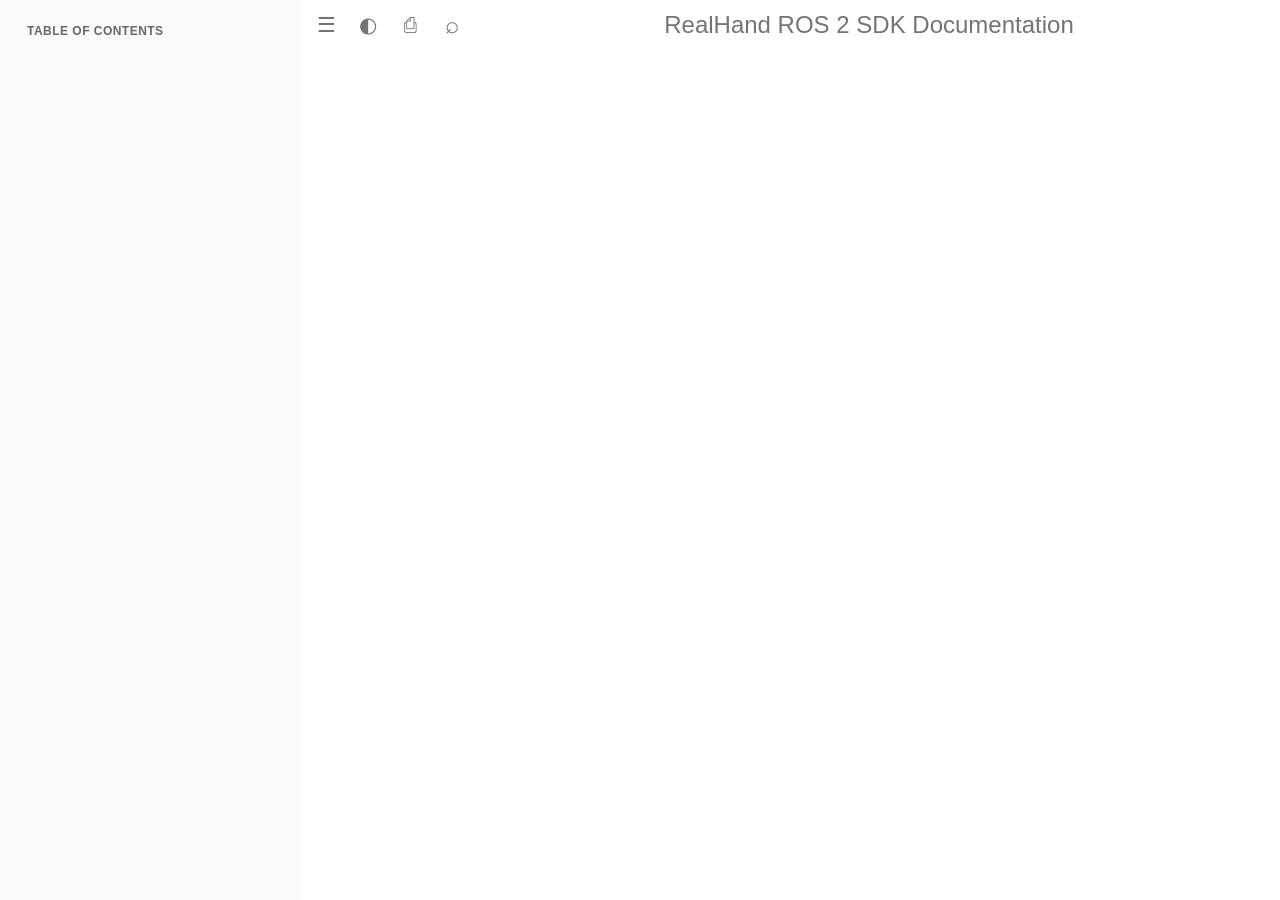
<file: site-shell.html>
<!doctype html>
<html lang="en">
<head>
  <meta charset="utf-8">
  <meta name="viewport" content="width=device-width, initial-scale=1">
  <meta name="description" content="RealHand ROS 2 SDK installation, integration, operation, and API reference.">
  <meta name="theme-color" content="#ffffff">
  <title>RealHand ROS 2 SDK Documentation</title>
  <link rel="stylesheet" href="assets/mdbook-theme.css">
</head>
<body>
  <header class="topbar">
    <button class="menu-button" id="menu-toggle" type="button" aria-label="Toggle table of contents" title="Toggle table of contents">☰</button>
    <a class="brand" href="#/project-overview">
      <span class="brand-name">RealHand ROS 2 SDK Documentation</span>
    </a>
    <button class="search-trigger" id="search-trigger" type="button" aria-label="Search documentation">
      <b>⌕</b><span>Search this book</span><kbd>/</kbd>
    </button>
    <div class="top-actions">
      <button class="icon-button" id="theme-toggle" type="button" aria-label="Toggle color theme" title="Change theme">◐</button>
      <button class="icon-button" id="print-button" type="button" aria-label="Print this book" title="Print this book">⎙</button>
    </div>
  </header>

  <aside class="sidebar" aria-label="Documentation navigation">
    <div class="sidebar-label">Table of Contents</div>
    <nav class="nav-list" id="nav-list"></nav>
  </aside>
  <div class="mobile-scrim" id="mobile-scrim"></div>

  <div class="page-shell">
    <main class="main doc-content" id="main-content"><div class="loading">Loading documentation…</div></main>
  </div>

  <aside class="toc" aria-label="On this page">
    <div class="toc-title">On this page</div>
    <nav id="toc-links"></nav>
  </aside>

  <dialog class="search-dialog" id="search-dialog">
    <div class="search-box">
      <input id="search-input" type="search" placeholder="Search chapters and API names…" autocomplete="off" aria-label="Search documentation">
      <button class="search-close" id="search-close" type="button" aria-label="Close search">×</button>
    </div>
    <div class="search-results" id="search-results"></div>
  </dialog>

  <template id="document-source">
<!-- DOCUMENT_BODY -->
  </template>
  <script src="assets/app.js"></script>
</body>
</html>
</file>
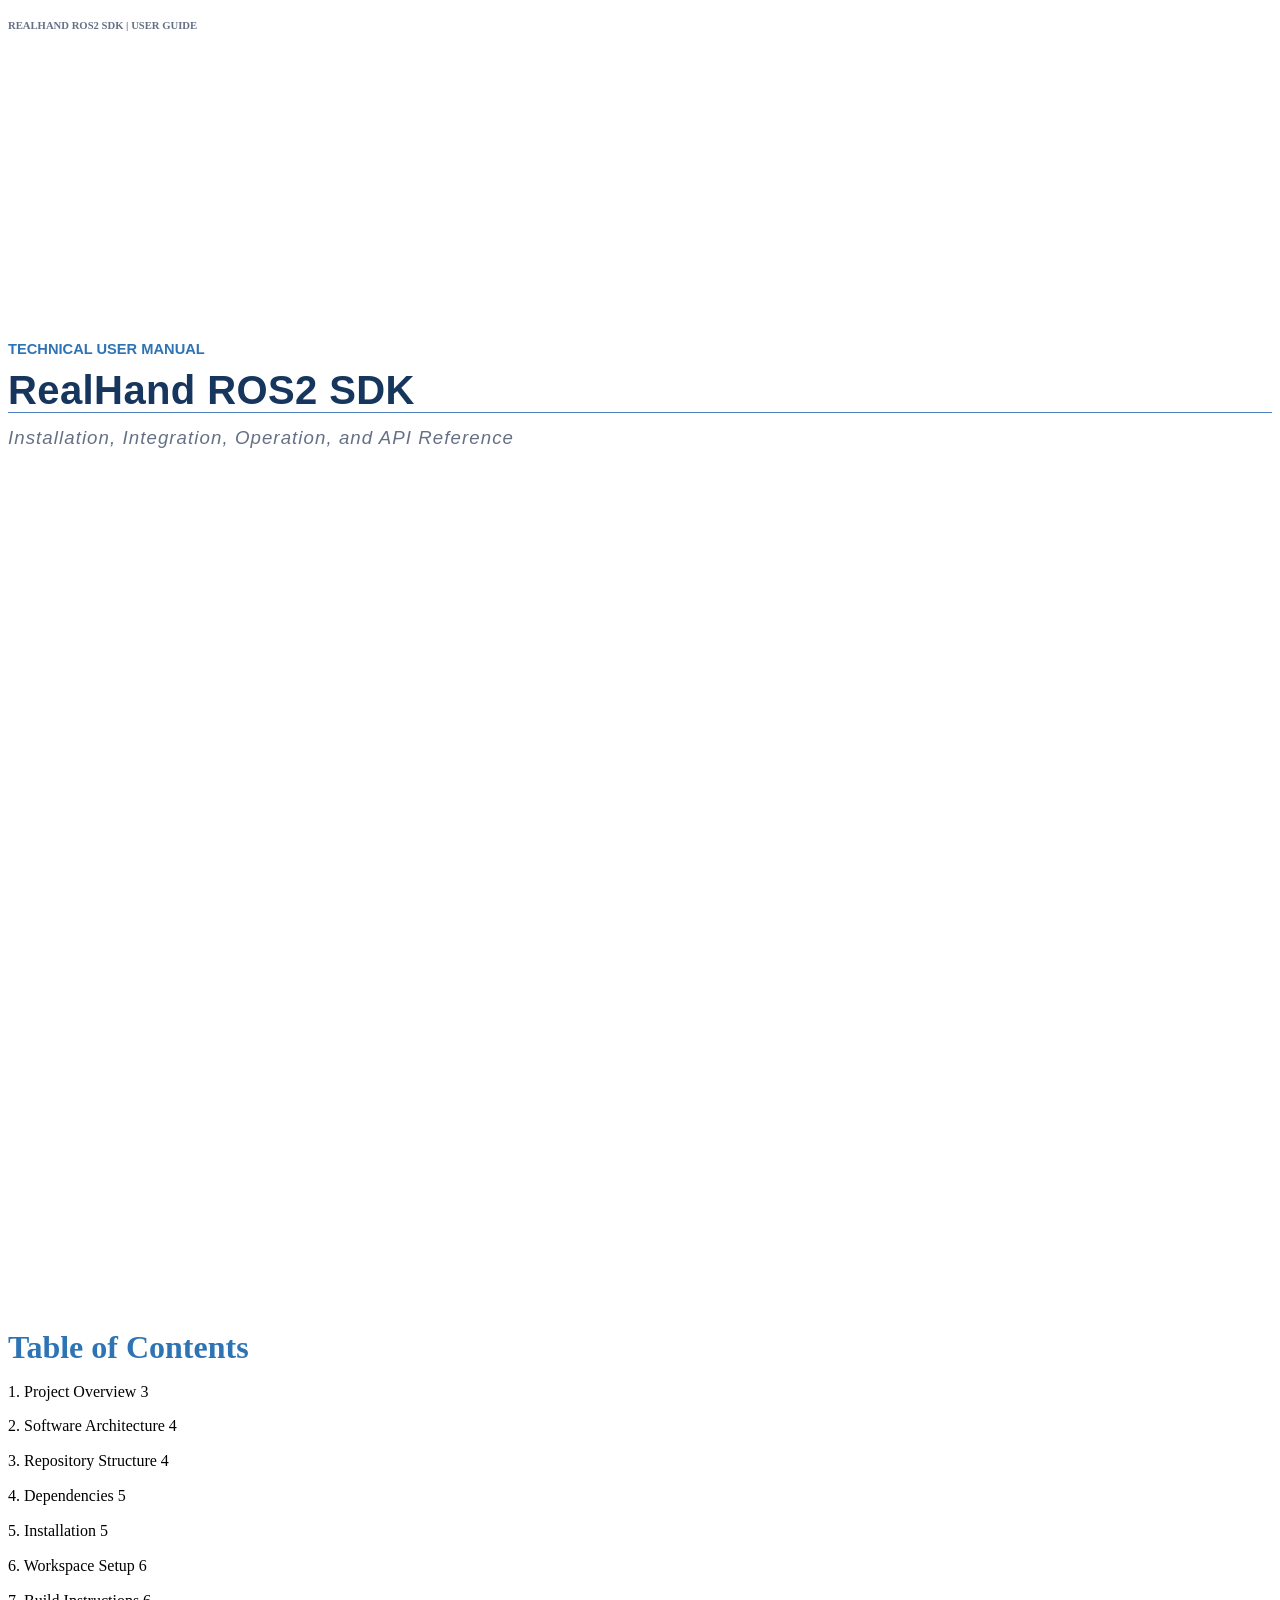
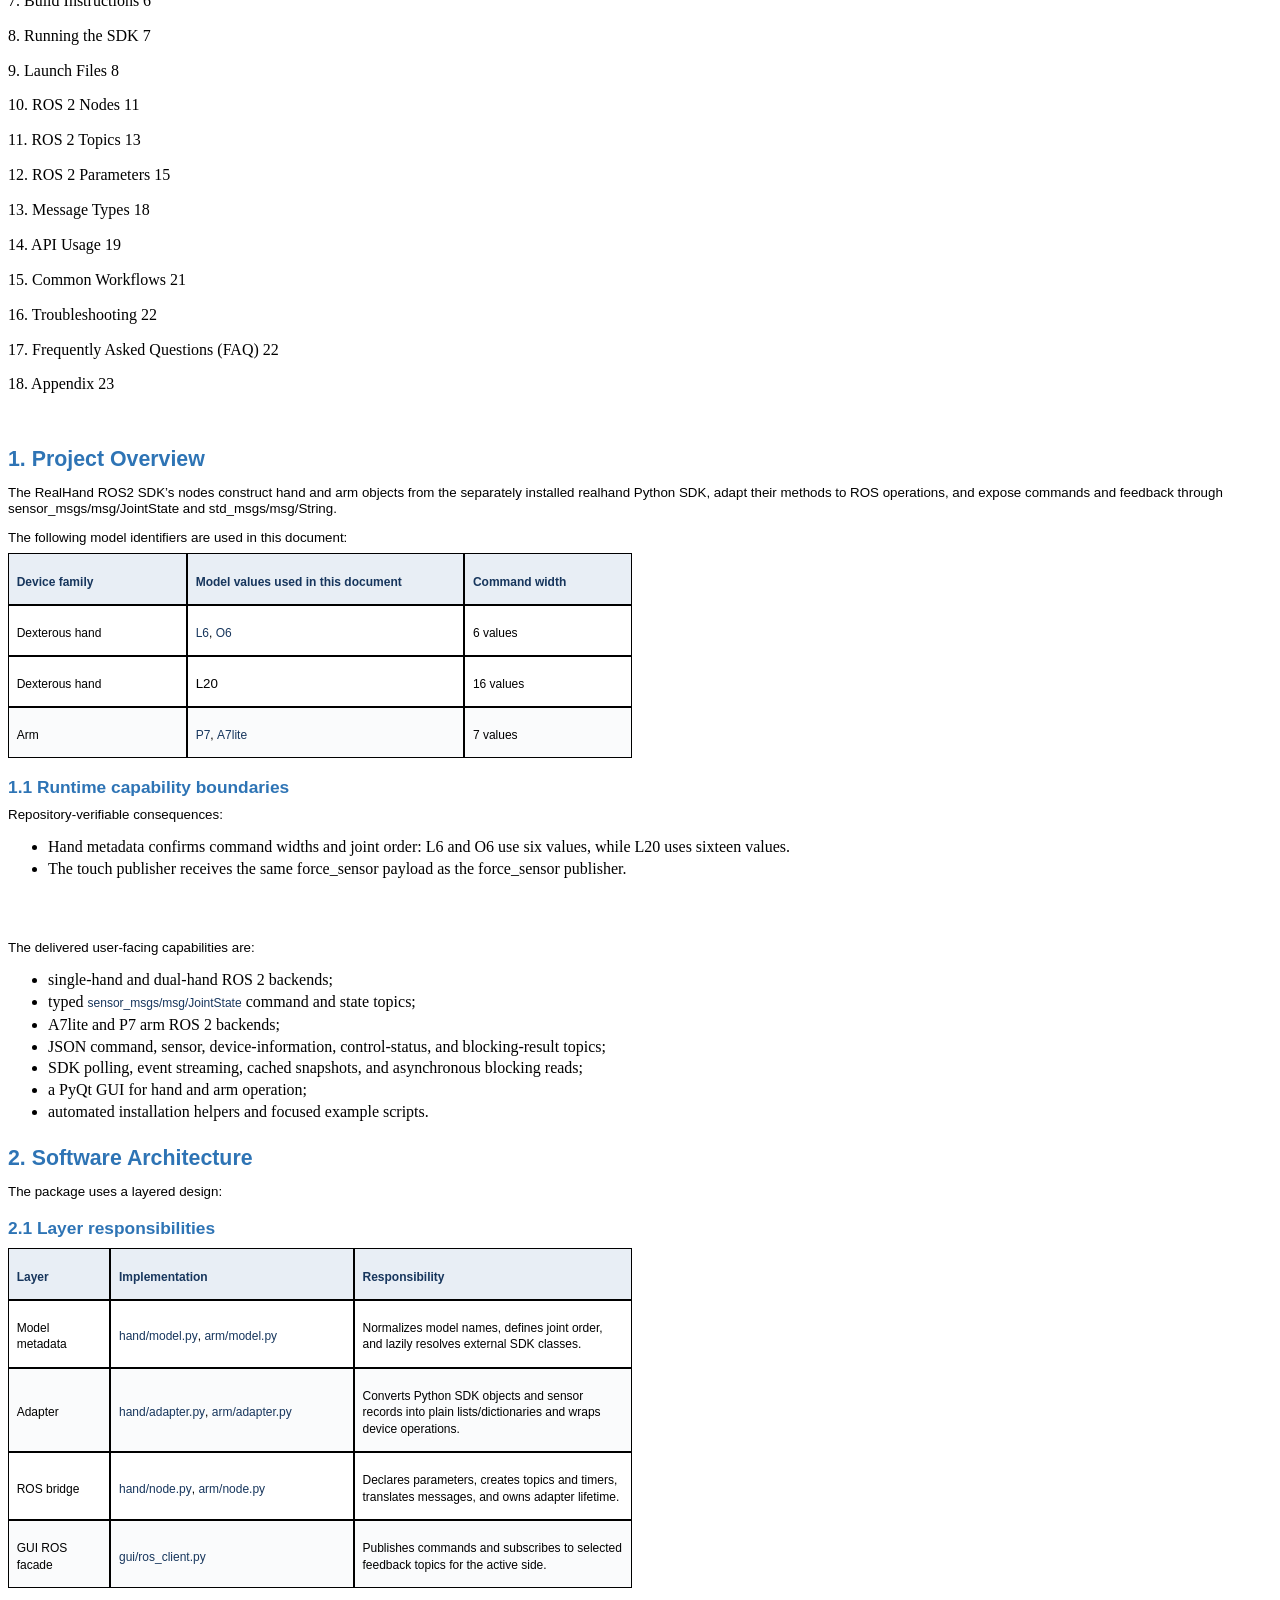
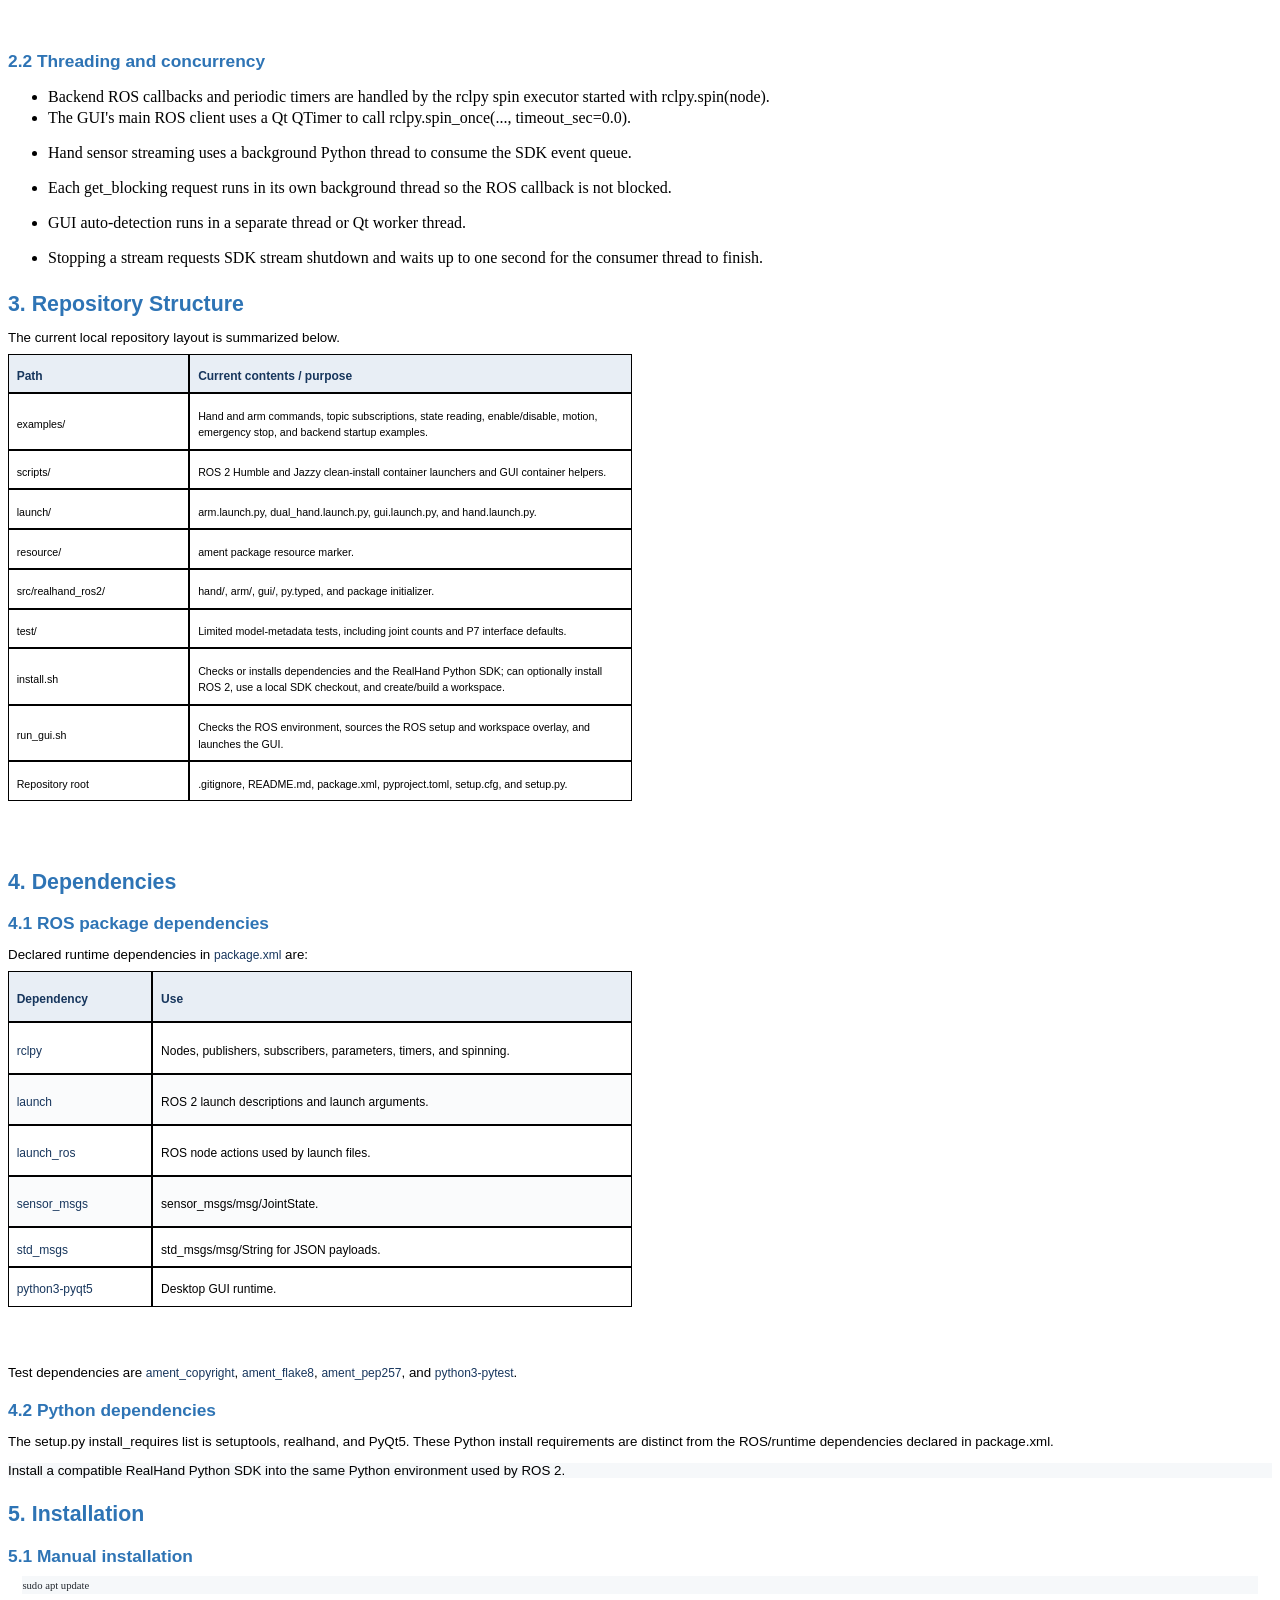
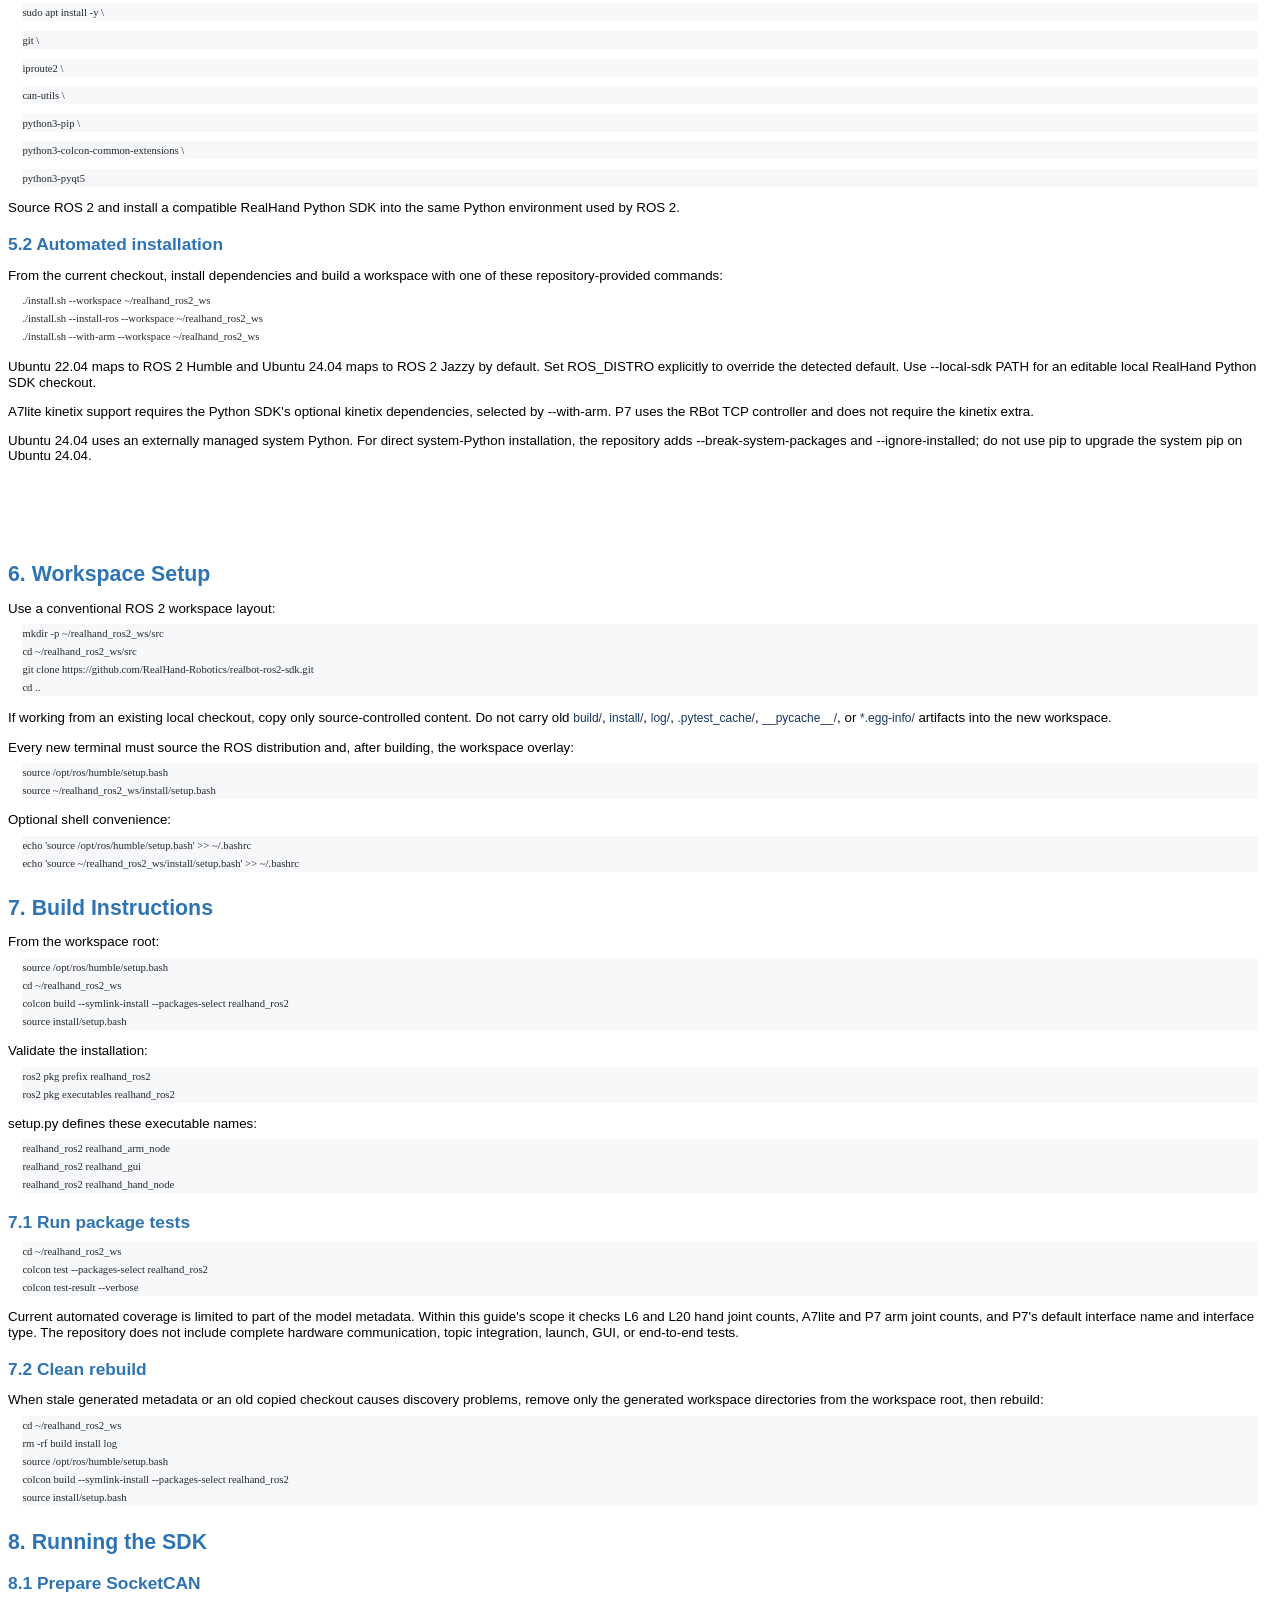
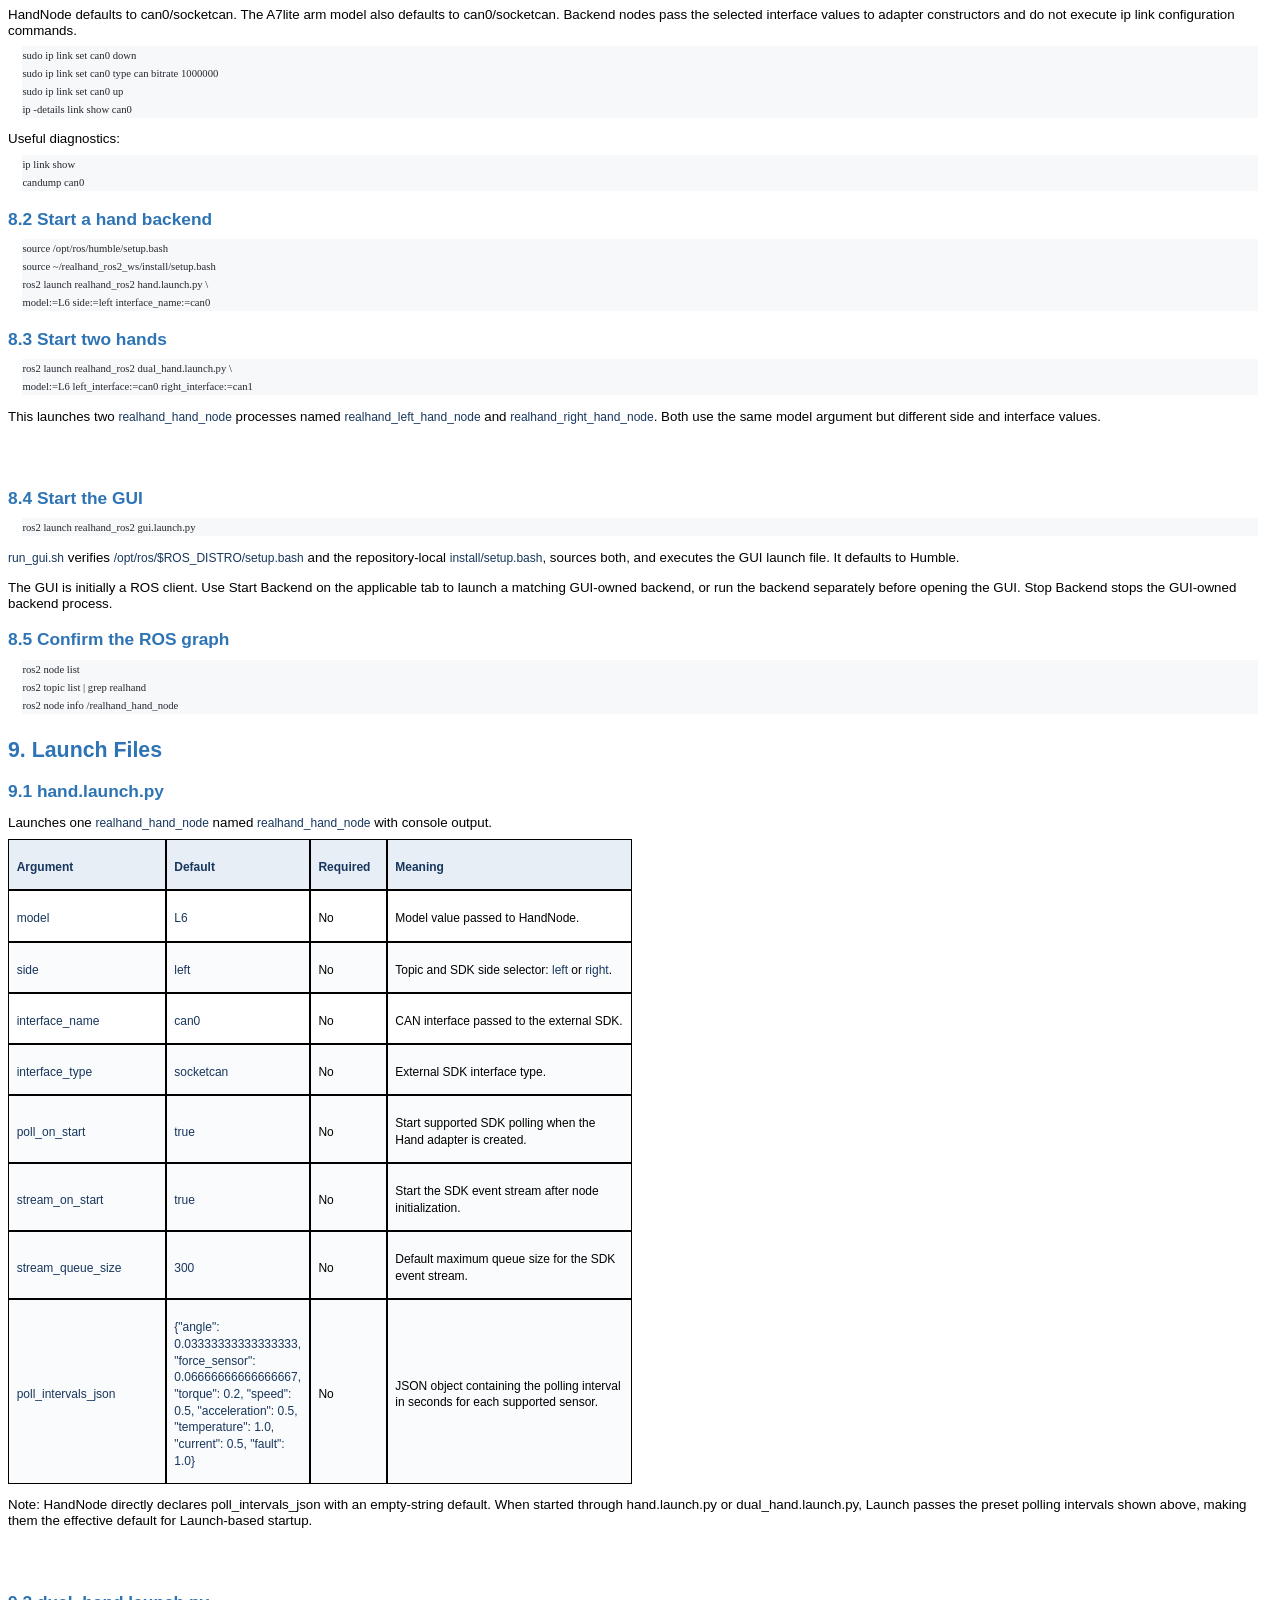
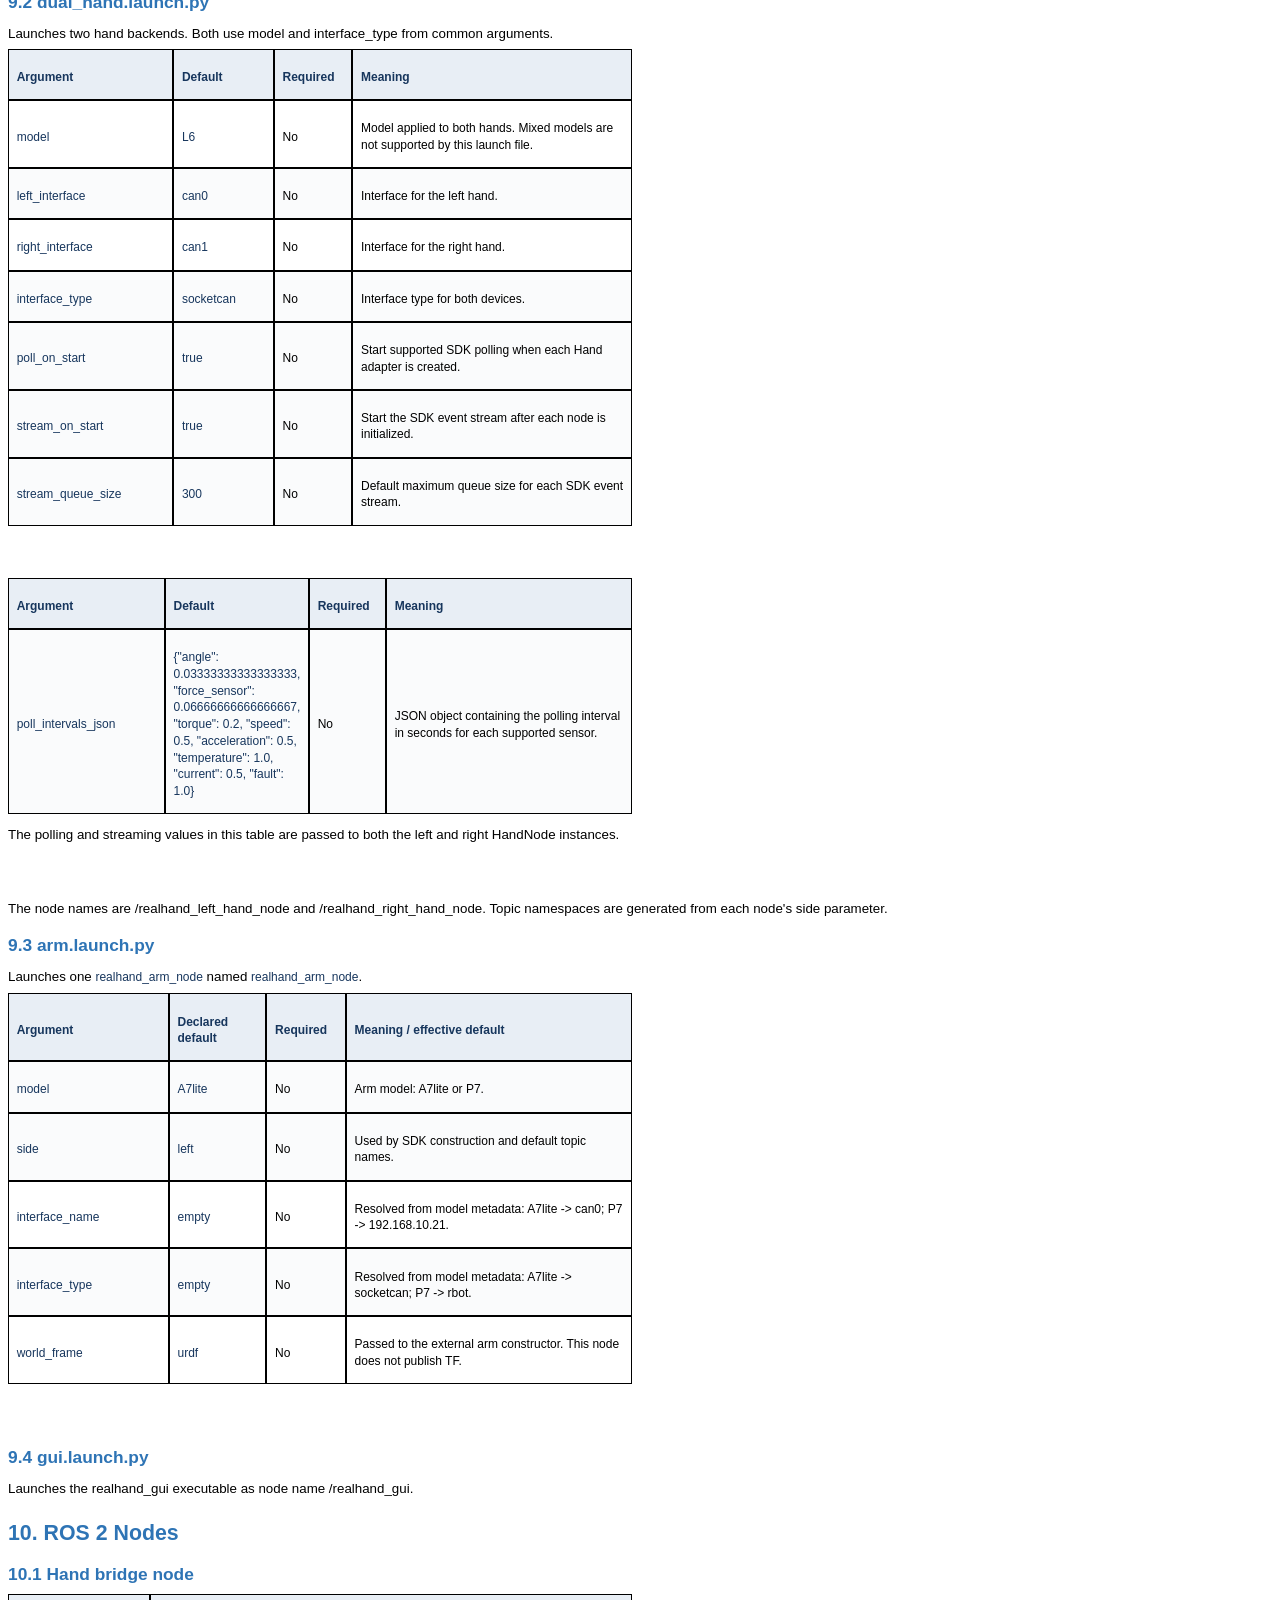
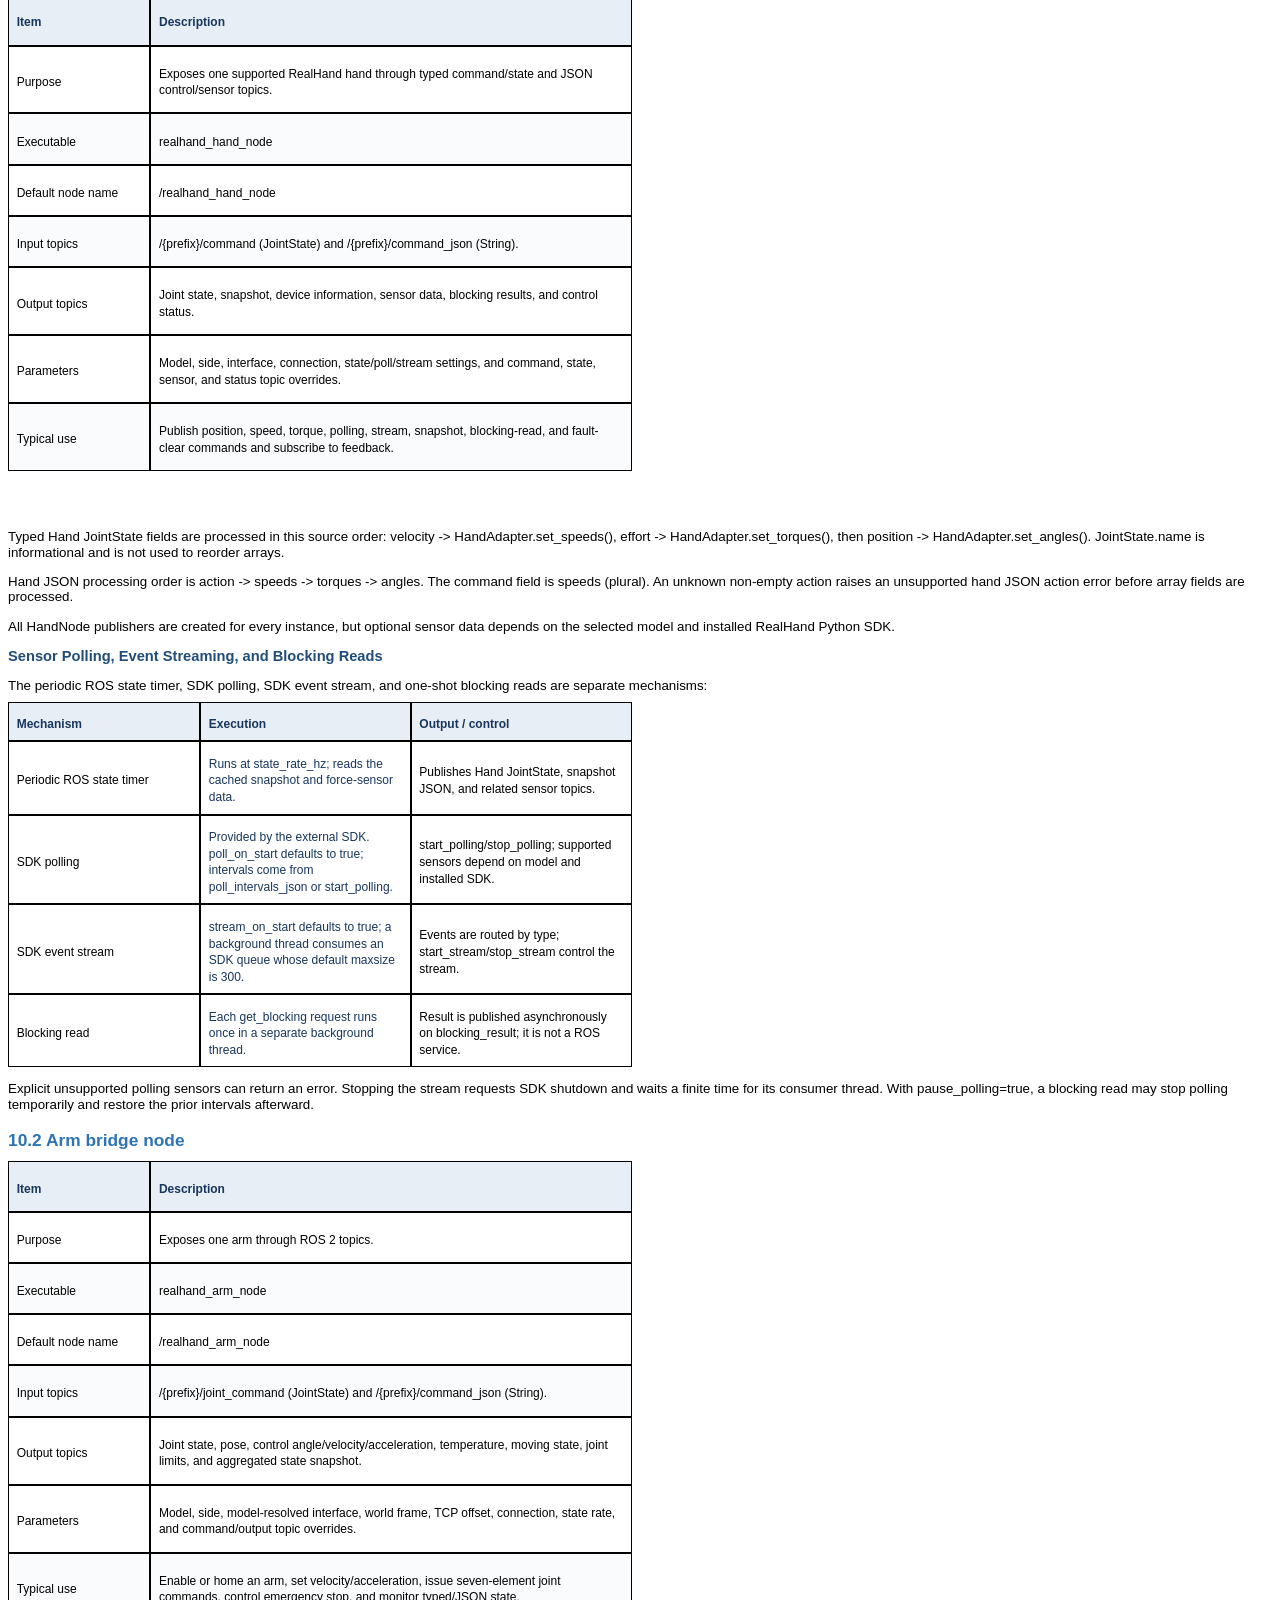
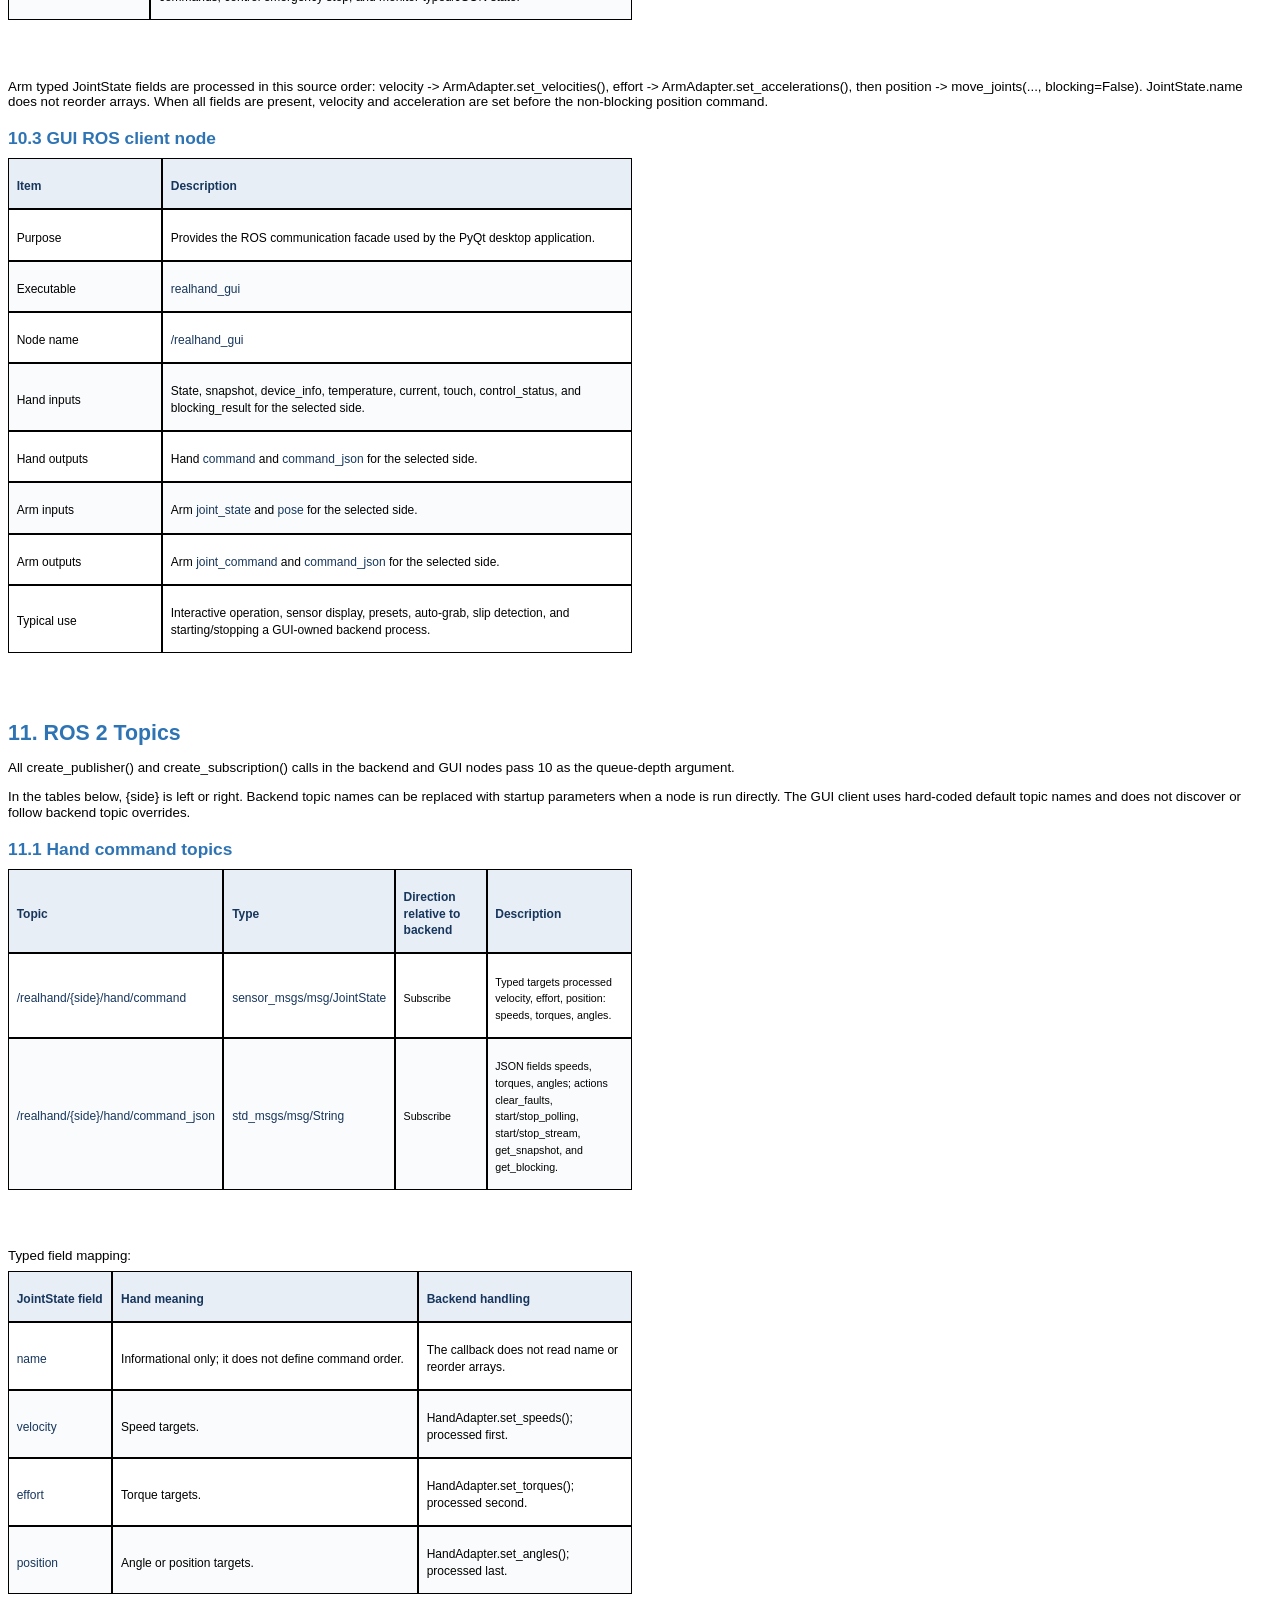
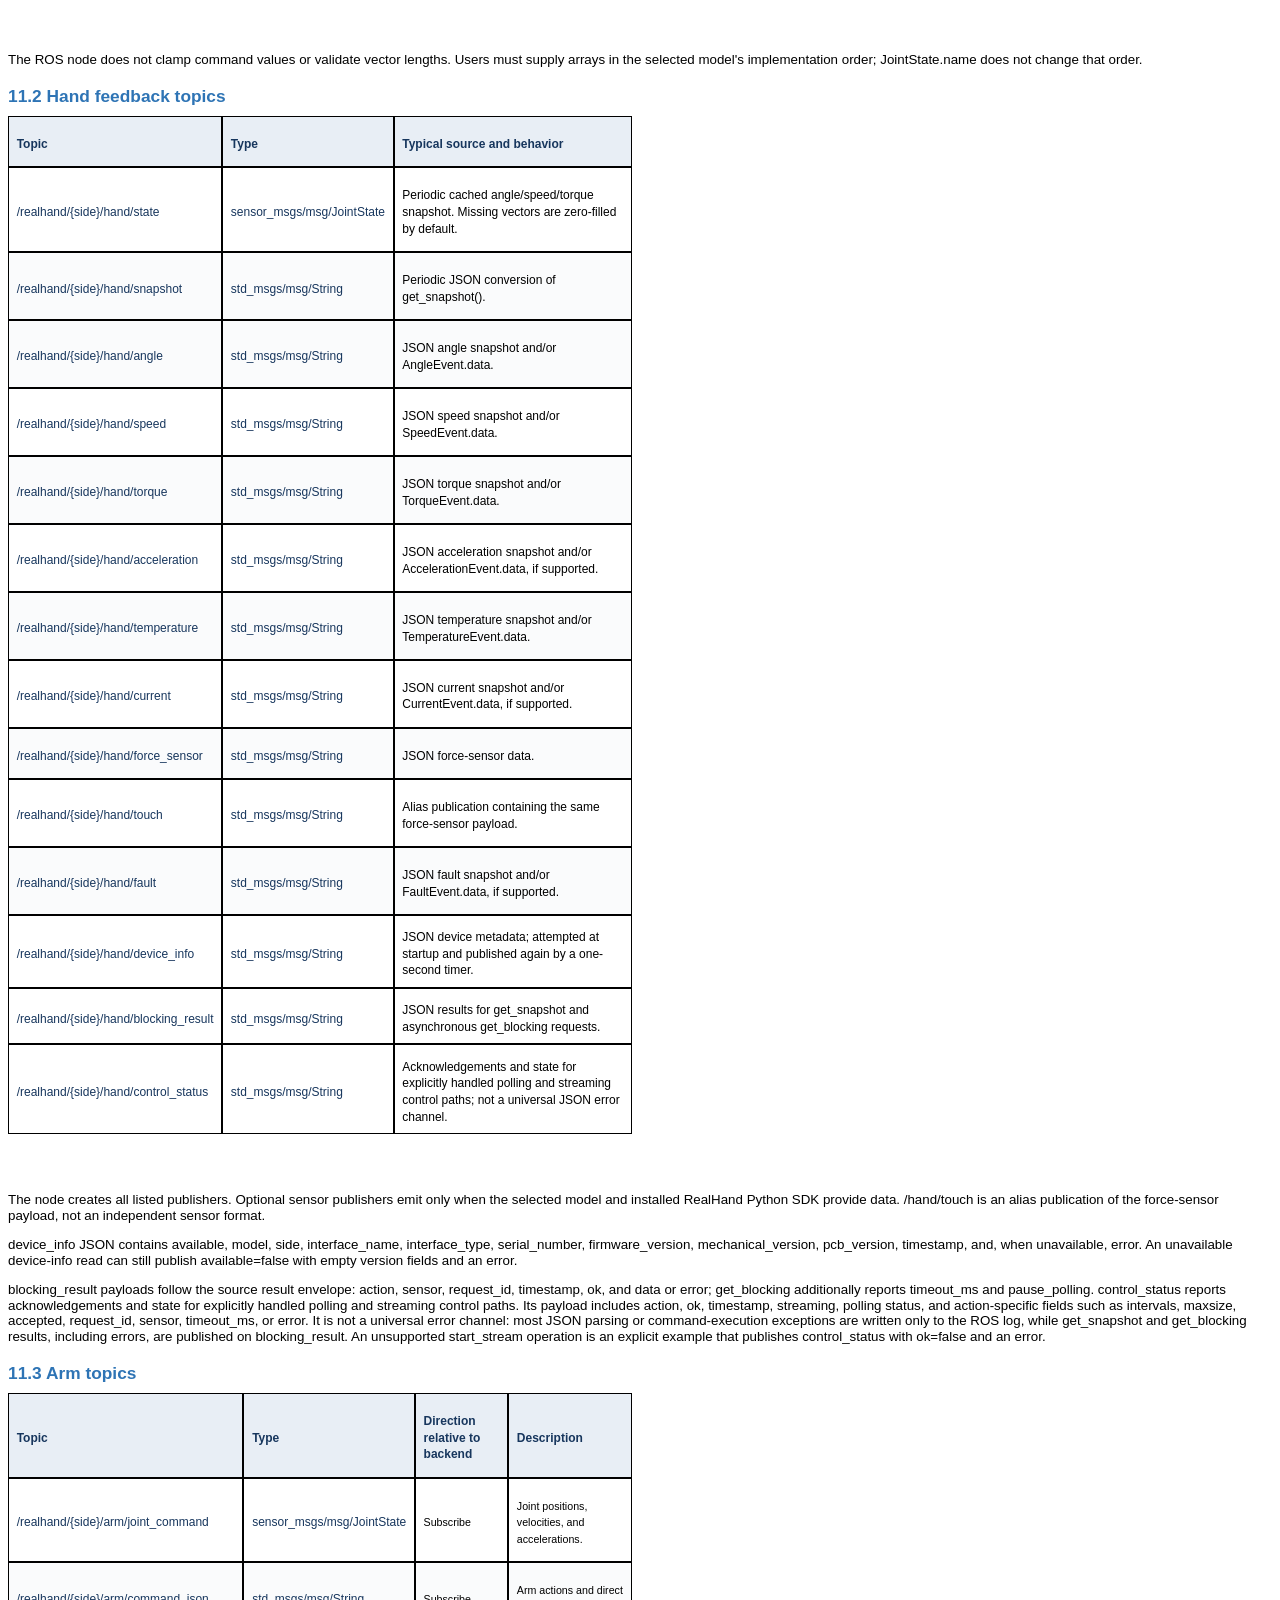
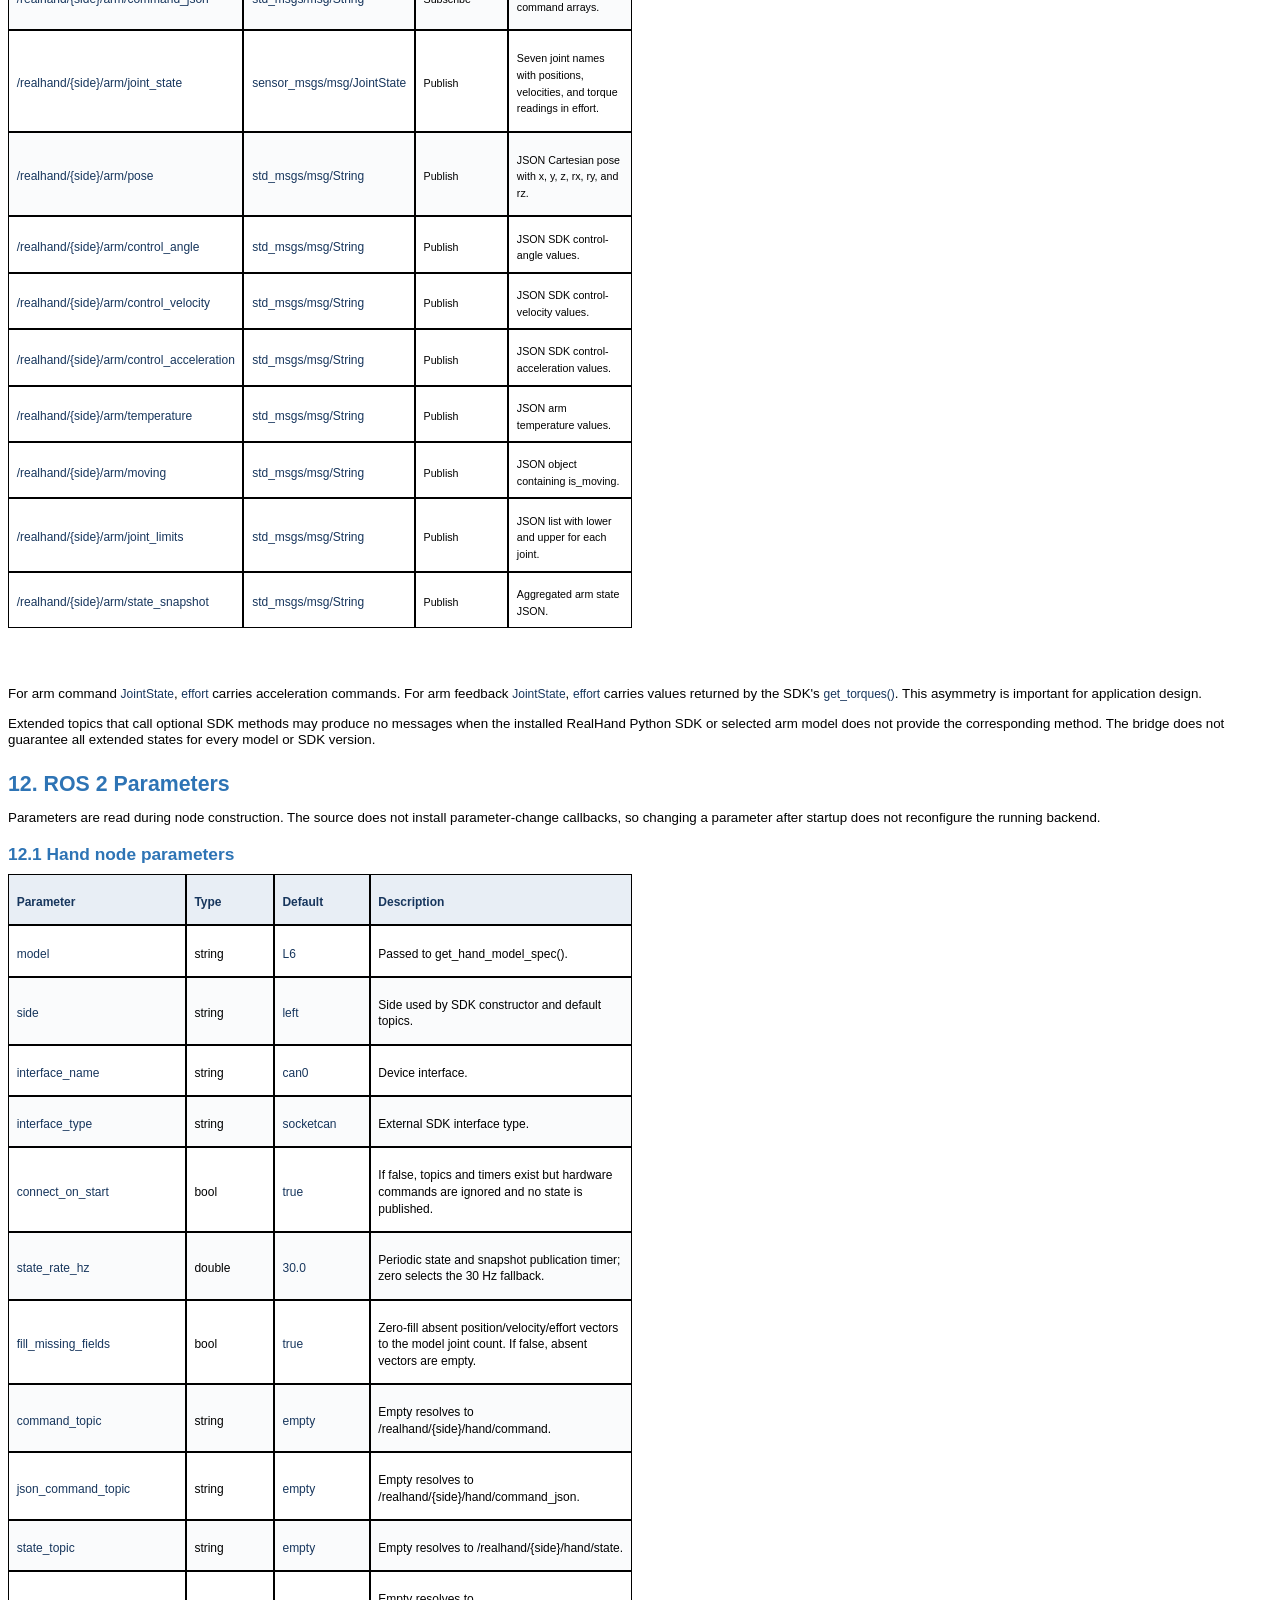
<file: source-export/realbot-ros2-sdk-documentation.html>
<!DOCTYPE html>
<html>
<head>
	<meta http-equiv="content-type" content="text/html; charset=utf-8"/>
	<title>RealHand ROS2 SDK User Guide</title>
	<meta name="generator" content="LibreOffice 26.2.4.2 (Windows)"/>
	<meta name="author" content="Engineering Documentation"/>
	<meta name="created" content="2026-07-16T00:15:00"/>
	<meta name="changedby" content="ziyou wang"/>
	<meta name="changed" content="2026-08-18T21:45:00"/>
	<meta name="classification" content="Installation, operation, ROS 2 interface, and API reference"/>
	<meta name="keywords" content="RealHand, ROS2, SDK, hand, arm, robotics"/>
	<meta name="AppVersion" content="16.0000"/>
	<style type="text/css">
		@page { size: 8.5in 11in; margin-left: 1in; margin-right: 1in; margin-top: 0.35in; margin-bottom: 0.35in }
		p { color: #000000; orphans: 2; direction: ltr; line-height: 118%; text-align: left; widows: 2; margin-bottom: 0.08in; background: transparent }
		p.western { font-family: "Calibri", sans-serif; font-size: 10pt }
		p.cjk { font-size: 10pt }
		h1 { orphans: 2; color: #2e74b5; direction: ltr; line-height: 118%; text-align: left; page-break-inside: avoid; widows: 2; margin-top: 0.25in; margin-bottom: 0.14in; background: transparent; page-break-after: avoid }
		h1.western { font-family: "Calibri", sans-serif; font-weight: bold; font-size: 16pt }
		h1.cjk { font-size: 16pt; font-family: "ＭＳ ゴシック"; font-weight: bold }
		h1.ctl { font-family: ; font-size: 14pt; font-weight: bold }
		h2 { orphans: 2; color: #2e74b5; direction: ltr; line-height: 118%; text-align: left; page-break-inside: avoid; widows: 2; margin-top: 0.19in; margin-bottom: 0.1in; background: transparent; page-break-after: avoid }
		h2.western { font-family: "Calibri", sans-serif; font-weight: bold; font-size: 13pt }
		h2.cjk { font-size: 13pt; font-family: "ＭＳ ゴシック"; font-weight: bold }
		h2.ctl { font-family: ; font-size: 13pt; font-weight: bold }
		h3 { orphans: 2; color: #1f4d78; direction: ltr; line-height: 118%; text-align: left; page-break-inside: avoid; widows: 2; margin-top: 0.14in; margin-bottom: 0.07in; background: transparent; page-break-after: avoid }
		h3.western { font-family: "Calibri", sans-serif; font-weight: bold; font-size: 11pt }
		h3.cjk { font-size: 11pt; font-family: "ＭＳ ゴシック"; font-weight: bold }
		h3.ctl { font-family: ; font-weight: bold }
		a:link { color: #0000ff; text-decoration: underline }
	</style>
</head>
<body lang="en-US" text="#000000" link="#0000ff" vlink="#800000" dir="ltr">
<div title="header"><p align="right" style="line-height: 100%; margin-bottom: 0.41in">
	<font color="#667085"><font size="1" style="font-size: 8pt"><b>REALHAND
	ROS2 SDK  |  USER GUIDE</b></font></font></p>
</div><p class="western"><br/>
<br/>

</p>
<p class="western"><br/>
<br/>

</p>
<p class="western"><br/>
<br/>

</p>
<p class="western"><br/>
<br/>

</p>
<p class="western"><br/>
<br/>

</p>
<p class="western"><br/>
<br/>

</p>
<p class="western" align="center" style="margin-bottom: 0.25in"><font color="#2e74b5"><font size="2" style="font-size: 11pt"><b>TECHNICAL
USER MANUAL</b></font></font></p>
<p align="center" style="letter-spacing: 0.3pt; line-height: 100%; margin-bottom: 0.14in; border-top: none; border-bottom: 1.00pt solid #4f81bd; border-left: none; border-right: none; padding-top: 0in; padding-bottom: 0.06in; padding-left: 0in; padding-right: 0in; page-break-after: avoid">
<font color="#17365d"><font size="6" style="font-size: 30pt"><b><font face="Calibri, sans-serif">RealHand
ROS2 SDK</font></b></font></font></p>
<p align="center" style="letter-spacing: 0.8pt; margin-bottom: 0.19in; page-break-after: avoid">
<font color="#667085"><font size="4" style="font-size: 14pt"><i><font face="Calibri, sans-serif">Installation,
Integration, Operation, and API Reference</font></i></font></font></p>
<p class="western"><br/>
<br/>

</p>
<p class="western"><br/>
<br/>

</p>
<p class="western"><br/>
<br/>

</p>
<p class="western"><br/>
<br/>

</p>
<p class="western"><br/>
<br/>

</p>
<p class="western"><br/>
<br/>

</p>
<p class="western"><br/>
<br/>

</p>
<p class="western"><br/>
<br/>

</p>
<p class="western"><br/>
<br/>

</p>
<p class="western"><br/>
<br/>

</p>
<p class="western"><br/>
<br/>

</p>
<p class="western"><br/>
<br/>

</p>
<p class="western"><br/>
<br/>

</p>
<p class="western"><br/>
<br/>

</p>
<p class="western"><br/>
<br/>

</p>
<p class="western"><br/>
<br/>

</p>
<p class="western"><br/>
<br/>

</p>
<p class="western"><br/>
<br/>

</p>
<p class="western" style="margin-bottom: 0.03in"><br/>
<br/>

</p>
<h1 class="contents-heading">Table of Contents</h1>
<p style="margin-bottom: 0.07in">1. Project Overview	3</p>
<p style="margin-bottom: 0.07in">2. Software Architecture	4</p>
<p style="margin-bottom: 0.07in">3. Repository Structure	4</p>
<p style="margin-bottom: 0.07in">4. Dependencies	5</p>
<p style="margin-bottom: 0.07in">5. Installation	5</p>
<p style="margin-bottom: 0.07in">6. Workspace Setup	6</p>
<p style="margin-bottom: 0.07in">7. Build Instructions	6</p>
<p style="margin-bottom: 0.07in">8. Running the SDK	7</p>
<p style="margin-bottom: 0.07in">9. Launch Files	8</p>
<p style="margin-bottom: 0.07in"><span lang="es-ES">10. ROS 2
Nodes	11</span></p>
<p style="margin-bottom: 0.07in"><span lang="es-ES">11. ROS 2
Topics	13</span></p>
<p style="margin-bottom: 0.07in"><span lang="es-ES">12. ROS 2
Parameters	15</span></p>
<p style="margin-bottom: 0.07in">13. Message Types	18</p>
<p style="margin-bottom: 0.07in">14. API Usage	19</p>
<p style="margin-bottom: 0.07in">15. Common Workflows	21</p>
<p style="margin-bottom: 0.07in">16. Troubleshooting	22</p>
<p style="margin-bottom: 0.07in">17. Frequently Asked Questions
(FAQ)	22</p>
<p style="margin-bottom: 0.07in">18. Appendix	23</p>
<p class="western"><br/>
<br/>

</p>
<h1 class="western" style="margin-top: 0in; page-break-before: always">
1. Project Overview</h1>
<p class="western">The RealHand ROS2 SDK’s nodes construct hand and
arm objects from the separately installed realhand Python SDK, adapt
their methods to ROS operations, and expose commands and feedback
through sensor_msgs/msg/JointState and std_msgs/msg/String.</p>
<p class="western">The following model identifiers are used in this
document:</p>
<table width="624" cellpadding="5" cellspacing="0">
	<col width="167"/>
	<col width="270"/>
	<col width="155"/>
	<thead>
		<tr>
			<td width="167" bgcolor="#e8eef5" style="background: #e8eef5; border: 1px solid #000000; padding: 0.06in 0.08in"><p class="western" align="left" style="widows: 2; orphans: 2">
				<font color="#17365d"><font size="2" style="font-size: 9pt"><b>Device
				family</b></font></font></p>
			</td>
			<td width="270" bgcolor="#e8eef5" style="background: #e8eef5; border: 1px solid #000000; padding: 0.06in 0.08in"><p class="western" align="left" style="widows: 2; orphans: 2">
				<font color="#17365d"><font size="2" style="font-size: 9pt"><b>Model
				values used in this document</b></font></font></p>
			</td>
			<td width="155" bgcolor="#e8eef5" style="background: #e8eef5; border: 1px solid #000000; padding: 0.06in 0.08in"><p class="western" align="left" style="widows: 2; orphans: 2">
				<font color="#17365d"><font size="2" style="font-size: 9pt"><b>Command
				width</b></font></font></p>
			</td>
		</tr>
	</thead>
	<tbody>
		<tr>
			<td width="167" style="border: 1px solid #000000; padding: 0.06in 0.08in"><p class="western" align="left" style="widows: 2; orphans: 2">
				<font size="2" style="font-size: 9pt">Dexterous hand</font></p>
			</td>
			<td width="270" style="border: 1px solid #000000; padding: 0.06in 0.08in"><p class="western" align="left" style="widows: 2; orphans: 2">
				<font color="#17365d"><font face="Consolas, sans-serif"><font size="2" style="font-size: 9pt">L6</font></font></font><font size="2" style="font-size: 9pt">,
				</font><font color="#17365d"><font face="Consolas, sans-serif"><font size="2" style="font-size: 9pt">O6</font></font></font></p>
			</td>
			<td width="155" style="border: 1px solid #000000; padding: 0.06in 0.08in"><p class="western" align="left" style="widows: 2; orphans: 2">
				<font size="2" style="font-size: 9pt">6 values</font></p>
			</td>
		</tr>
		<tr>
			<td width="167" style="border: 1px solid #000000; padding: 0.06in 0.08in"><p class="western" align="left" style="widows: 2; orphans: 2">
				<font size="2" style="font-size: 9pt">Dexterous hand</font></p>
			</td>
			<td width="270" style="border: 1px solid #000000; padding: 0.06in 0.08in"><p class="western" align="left" style="orphans: 2; widows: 2">
				L20</p>
			</td>
			<td width="155" style="border: 1px solid #000000; padding: 0.06in 0.08in"><p class="western" align="left" style="widows: 2; orphans: 2">
				<font size="2" style="font-size: 9pt">16 values</font></p>
			</td>
		</tr>
		<tr>
			<td width="167" bgcolor="#fafbfc" style="background: #fafbfc; border: 1px solid #000000; padding: 0.06in 0.08in"><p class="western" align="left" style="widows: 2; orphans: 2">
				<font size="2" style="font-size: 9pt">Arm</font></p>
			</td>
			<td width="270" bgcolor="#fafbfc" style="background: #fafbfc; border: 1px solid #000000; padding: 0.06in 0.08in"><p class="western" align="left" style="widows: 2; orphans: 2">
				<font color="#17365d"><font face="Consolas, sans-serif"><font size="2" style="font-size: 9pt">P7</font></font></font><font size="2" style="font-size: 9pt">,
				</font><font color="#17365d"><font face="Consolas, sans-serif"><font size="2" style="font-size: 9pt">A7lite</font></font></font></p>
			</td>
			<td width="155" bgcolor="#fafbfc" style="background: #fafbfc; border: 1px solid #000000; padding: 0.06in 0.08in"><p class="western" align="left" style="widows: 2; orphans: 2">
				<font size="2" style="font-size: 9pt">7 values</font></p>
			</td>
		</tr>
	</tbody>
</table>
<h2 class="western">1.1 Runtime capability boundaries</h2>
<p class="western" style="margin-top: 0.06in">Repository-verifiable
consequences:</p>
<ul>
	<li><p style="margin-top: 0.03in; margin-bottom: 0in">Hand metadata
	confirms command widths and joint order: L6 and O6 use six values,
	while L20 uses sixteen values.</p></li>
	<li><p style="margin-top: 0.03in; margin-bottom: 0in">The touch
	publisher receives the same force_sensor payload as the force_sensor
	publisher.</p></li>
</ul>
<p class="western" style="margin-bottom: 0.03in"><br/>
<br/>

</p>
<p class="western">The delivered user-facing capabilities are:</p>
<ul>
	<li><p style="margin-top: 0.03in; margin-bottom: 0in">single-hand
	and dual-hand ROS 2 backends;</p></li>
	<li><p style="margin-top: 0.03in; margin-bottom: 0in">typed
	<font color="#17365d"><font face="Consolas, sans-serif"><font size="2" style="font-size: 9pt">sensor_msgs/msg/JointState</font></font></font>
	command and state topics;</p></li>
	<li><p style="margin-top: 0.03in; margin-bottom: 0in">A7lite and P7
	arm ROS 2 backends;</p></li>
	<li><p style="margin-top: 0.03in; margin-bottom: 0in">JSON command,
	sensor, device-information, control-status, and blocking-result
	topics;</p></li>
	<li><p style="margin-top: 0.03in; margin-bottom: 0in">SDK polling,
	event streaming, cached snapshots, and asynchronous blocking reads;</p></li>
	<li><p style="margin-top: 0.03in; margin-bottom: 0in">a PyQt GUI for
	hand and arm operation;</p></li>
	<li><p style="margin-top: 0.03in; margin-bottom: 0in">automated
	installation helpers and focused example scripts.</p></li>
</ul>
<h1 class="western" style="page-break-before: always">2. Software
Architecture</h1>
<p class="western">The package uses a layered design:</p>
<h2 class="western">2.1 Layer responsibilities</h2>
<table width="624" cellpadding="5" cellspacing="0">
	<col width="87"/>
	<col width="234"/>
	<col width="271"/>
	<thead>
		<tr>
			<td width="87" bgcolor="#e8eef5" style="background: #e8eef5; border: 1px solid #000000; padding: 0.06in 0.08in"><p class="western" align="left" style="widows: 2; orphans: 2">
				<font color="#17365d"><font size="2" style="font-size: 9pt"><b>Layer</b></font></font></p>
			</td>
			<td width="234" bgcolor="#e8eef5" style="background: #e8eef5; border: 1px solid #000000; padding: 0.06in 0.08in"><p class="western" align="left" style="widows: 2; orphans: 2">
				<font color="#17365d"><font size="2" style="font-size: 9pt"><b>Implementation</b></font></font></p>
			</td>
			<td width="271" bgcolor="#e8eef5" style="background: #e8eef5; border: 1px solid #000000; padding: 0.06in 0.08in"><p class="western" align="left" style="widows: 2; orphans: 2">
				<font color="#17365d"><font size="2" style="font-size: 9pt"><b>Responsibility</b></font></font></p>
			</td>
		</tr>
	</thead>
	<tbody>
		<tr>
			<td width="87" style="border: 1px solid #000000; padding: 0.06in 0.08in"><p class="western" align="left" style="widows: 2; orphans: 2">
				<font size="2" style="font-size: 9pt">Model metadata</font></p>
			</td>
			<td width="234" style="border: 1px solid #000000; padding: 0.06in 0.08in"><p class="western" align="left" style="widows: 2; orphans: 2">
				<font color="#17365d"><font face="Consolas, sans-serif"><font size="2" style="font-size: 9pt">hand/model.py</font></font></font><font size="2" style="font-size: 9pt">,
				</font><font color="#17365d"><font face="Consolas, sans-serif"><font size="2" style="font-size: 9pt">arm/model.py</font></font></font></p>
			</td>
			<td width="271" style="border: 1px solid #000000; padding: 0.06in 0.08in"><p class="western" align="left" style="widows: 2; orphans: 2">
				<font size="2" style="font-size: 9pt">Normalizes model names,
				defines joint order, and lazily resolves external SDK classes.</font></p>
			</td>
		</tr>
		<tr>
			<td width="87" bgcolor="#fafbfc" style="background: #fafbfc; border: 1px solid #000000; padding: 0.06in 0.08in"><p class="western" align="left" style="widows: 2; orphans: 2">
				<font size="2" style="font-size: 9pt">Adapter</font></p>
			</td>
			<td width="234" bgcolor="#fafbfc" style="background: #fafbfc; border: 1px solid #000000; padding: 0.06in 0.08in"><p class="western" align="left" style="widows: 2; orphans: 2">
				<font color="#17365d"><font face="Consolas, sans-serif"><font size="2" style="font-size: 9pt">hand/adapter.py</font></font></font><font size="2" style="font-size: 9pt">,
				</font><font color="#17365d"><font face="Consolas, sans-serif"><font size="2" style="font-size: 9pt">arm/adapter.py</font></font></font></p>
			</td>
			<td width="271" bgcolor="#fafbfc" style="background: #fafbfc; border: 1px solid #000000; padding: 0.06in 0.08in"><p class="western" align="left" style="widows: 2; orphans: 2">
				<font size="2" style="font-size: 9pt">Converts Python SDK objects
				and sensor records into plain lists/dictionaries and wraps device
				operations.</font></p>
			</td>
		</tr>
		<tr>
			<td width="87" style="border: 1px solid #000000; padding: 0.06in 0.08in"><p class="western" align="left" style="widows: 2; orphans: 2">
				<font size="2" style="font-size: 9pt">ROS bridge</font></p>
			</td>
			<td width="234" style="border: 1px solid #000000; padding: 0.06in 0.08in"><p class="western" align="left" style="widows: 2; orphans: 2">
				<font color="#17365d"><font face="Consolas, sans-serif"><font size="2" style="font-size: 9pt">hand/node.py</font></font></font><font size="2" style="font-size: 9pt">,
				</font><font color="#17365d"><font face="Consolas, sans-serif"><font size="2" style="font-size: 9pt">arm/node.py</font></font></font></p>
			</td>
			<td width="271" style="border: 1px solid #000000; padding: 0.06in 0.08in"><p class="western" align="left" style="widows: 2; orphans: 2">
				<font size="2" style="font-size: 9pt">Declares parameters,
				creates topics and timers, translates messages, and owns adapter
				lifetime.</font></p>
			</td>
		</tr>
		<tr>
			<td width="87" bgcolor="#fafbfc" style="background: #fafbfc; border: 1px solid #000000; padding: 0.06in 0.08in"><p class="western" align="left" style="widows: 2; orphans: 2">
				<font size="2" style="font-size: 9pt">GUI ROS facade</font></p>
			</td>
			<td width="234" bgcolor="#fafbfc" style="background: #fafbfc; border: 1px solid #000000; padding: 0.06in 0.08in"><p class="western" align="left" style="widows: 2; orphans: 2">
				<font color="#17365d"><font face="Consolas, sans-serif"><font size="2" style="font-size: 9pt">gui/ros_client.py</font></font></font></p>
			</td>
			<td width="271" bgcolor="#fafbfc" style="background: #fafbfc; border: 1px solid #000000; padding: 0.06in 0.08in"><p class="western" align="left" style="widows: 2; orphans: 2">
				<font size="2" style="font-size: 9pt">Publishes commands and
				subscribes to selected feedback topics for the active side.</font></p>
			</td>
		</tr>
	</tbody>
</table>
<p class="western" style="margin-bottom: 0.03in"><br/>
<br/>

</p>
<h2 class="western">2.2 Threading and concurrency</h2>
<ul>
	<li><p style="margin-top: 0.03in; margin-bottom: 0in">Backend ROS
	callbacks and periodic timers are handled by the rclpy spin executor
	started with rclpy.spin(node).</p></li>
	<li><p style="margin-top: 0.03in; margin-bottom: 0in">The GUI's main
	ROS client uses a Qt QTimer to call rclpy.spin_once(...,
	timeout_sec=0.0).</p></li>
	<li><p style="margin-bottom: 0.06in">Hand sensor streaming uses a
	background Python thread to consume the SDK event queue.</p></li>
	<li><p style="margin-bottom: 0.06in">Each get_blocking request runs
	in its own background thread so the ROS callback is not blocked.</p></li>
	<li><p style="margin-bottom: 0.06in">GUI auto-detection runs in a
	separate thread or Qt worker thread.</p></li>
	<li><p style="margin-bottom: 0.06in">Stopping a stream requests SDK
	stream shutdown and waits up to one second for the consumer thread
	to finish.</p></li>
</ul>
<h1 class="western" style="margin-bottom: 0.11in">3. Repository
Structure</h1>
<p class="western">The current local repository layout is summarized
below.</p>
<table width="624" cellpadding="7" cellspacing="0">
	<col width="165"/>
	<col width="429"/>
	<thead>
		<tr>
			<td width="165" bgcolor="#e8eef5" style="background: #e8eef5; border: 1px solid #000000; padding: 0in 0.08in"><p class="western" align="left" style="widows: 2; orphans: 2">
				<font color="#17365d"><font size="2" style="font-size: 9pt"><b>Path</b></font></font></p>
			</td>
			<td width="429" bgcolor="#e8eef5" style="background: #e8eef5; border: 1px solid #000000; padding: 0in 0.08in"><p class="western" align="left" style="widows: 2; orphans: 2">
				<font color="#17365d"><font size="2" style="font-size: 9pt"><b>Current
				contents / purpose</b></font></font></p>
			</td>
		</tr>
	</thead>
	<tbody>
		<tr>
			<td width="165" style="border: 1px solid #000000; padding: 0in 0.08in"><p class="western" align="left" style="widows: 2; orphans: 2">
				<font face="Consolas, sans-serif"><font size="1" style="font-size: 8pt">examples/</font></font></p>
			</td>
			<td width="429" style="border: 1px solid #000000; padding: 0in 0.08in"><p class="western" align="left" style="widows: 2; orphans: 2">
				<font size="1" style="font-size: 8pt">Hand and arm commands,
				topic subscriptions, state reading, enable/disable, motion,
				emergency stop, and backend startup examples.</font></p>
			</td>
		</tr>
		<tr>
			<td width="165" style="border: 1px solid #000000; padding: 0in 0.08in"><p class="western" align="left" style="widows: 2; orphans: 2">
				<font face="Consolas, sans-serif"><font size="1" style="font-size: 8pt">scripts/</font></font></p>
			</td>
			<td width="429" style="border: 1px solid #000000; padding: 0in 0.08in"><p class="western" align="left" style="widows: 2; orphans: 2">
				<font size="1" style="font-size: 8pt">ROS 2 Humble and Jazzy
				clean-install container launchers and GUI container helpers.</font></p>
			</td>
		</tr>
		<tr>
			<td width="165" style="border: 1px solid #000000; padding: 0in 0.08in"><p class="western" align="left" style="widows: 2; orphans: 2">
				<font face="Consolas, sans-serif"><font size="1" style="font-size: 8pt">launch/</font></font></p>
			</td>
			<td width="429" style="border: 1px solid #000000; padding: 0in 0.08in"><p class="western" align="left" style="widows: 2; orphans: 2">
				<font size="1" style="font-size: 8pt">arm.launch.py,
				dual_hand.launch.py, gui.launch.py, and hand.launch.py.</font></p>
			</td>
		</tr>
		<tr>
			<td width="165" style="border: 1px solid #000000; padding: 0in 0.08in"><p class="western" align="left" style="widows: 2; orphans: 2">
				<font face="Consolas, sans-serif"><font size="1" style="font-size: 8pt">resource/</font></font></p>
			</td>
			<td width="429" style="border: 1px solid #000000; padding: 0in 0.08in"><p class="western" align="left" style="widows: 2; orphans: 2">
				<font size="1" style="font-size: 8pt">ament package resource
				marker.</font></p>
			</td>
		</tr>
		<tr>
			<td width="165" style="border: 1px solid #000000; padding: 0in 0.08in"><p class="western" align="left" style="widows: 2; orphans: 2">
				<font face="Consolas, sans-serif"><font size="1" style="font-size: 8pt">src/realhand_ros2/</font></font></p>
			</td>
			<td width="429" style="border: 1px solid #000000; padding: 0in 0.08in"><p class="western" align="left" style="widows: 2; orphans: 2">
				<font size="1" style="font-size: 8pt">hand/, arm/, gui/,
				py.typed, and package initializer.</font></p>
			</td>
		</tr>
		<tr>
			<td width="165" style="border: 1px solid #000000; padding: 0in 0.08in"><p class="western" align="left" style="widows: 2; orphans: 2">
				<font face="Consolas, sans-serif"><font size="1" style="font-size: 8pt">test/</font></font></p>
			</td>
			<td width="429" style="border: 1px solid #000000; padding: 0in 0.08in"><p class="western" align="left" style="widows: 2; orphans: 2">
				<font size="1" style="font-size: 8pt">Limited model-metadata
				tests, including joint counts and P7 interface defaults.</font></p>
			</td>
		</tr>
		<tr>
			<td width="165" style="border: 1px solid #000000; padding: 0in 0.08in"><p class="western" align="left" style="widows: 2; orphans: 2">
				<font face="Consolas, sans-serif"><font size="1" style="font-size: 8pt">install.sh</font></font></p>
			</td>
			<td width="429" style="border: 1px solid #000000; padding: 0in 0.08in"><p class="western" align="left" style="widows: 2; orphans: 2">
				<font size="1" style="font-size: 8pt">Checks or installs
				dependencies and the RealHand Python SDK; can optionally install
				ROS 2, use a local SDK checkout, and create/build a workspace.</font></p>
			</td>
		</tr>
		<tr>
			<td width="165" style="border: 1px solid #000000; padding: 0in 0.08in"><p class="western" align="left" style="widows: 2; orphans: 2">
				<font face="Consolas, sans-serif"><font size="1" style="font-size: 8pt">run_gui.sh</font></font></p>
			</td>
			<td width="429" style="border: 1px solid #000000; padding: 0in 0.08in"><p class="western" align="left" style="widows: 2; orphans: 2">
				<font size="1" style="font-size: 8pt">Checks the ROS environment,
				sources the ROS setup and workspace overlay, and launches the
				GUI.</font></p>
			</td>
		</tr>
		<tr>
			<td width="165" style="border: 1px solid #000000; padding: 0in 0.08in"><p class="western" align="left" style="widows: 2; orphans: 2">
				<font face="Consolas, sans-serif"><font size="1" style="font-size: 8pt">Repository
				root</font></font></p>
			</td>
			<td width="429" style="border: 1px solid #000000; padding: 0in 0.08in"><p class="western" align="left" style="widows: 2; orphans: 2">
				<font size="1" style="font-size: 8pt">.gitignore, README.md,
				package.xml, pyproject.toml, setup.cfg, and setup.py.</font></p>
			</td>
		</tr>
	</tbody>
</table>
<p class="western" style="margin-bottom: 0.03in"><br/>
<br/>

</p>
<h1 class="western">4. Dependencies</h1>
<h2 class="western">4.1 ROS package dependencies</h2>
<p class="western">Declared runtime dependencies in <font color="#17365d"><font face="Consolas, sans-serif"><font size="2" style="font-size: 9pt">package.xml</font></font></font>
are:</p>
<table width="624" cellpadding="5" cellspacing="0">
	<col width="129"/>
	<col width="473"/>
	<thead>
		<tr>
			<td width="129" bgcolor="#e8eef5" style="background: #e8eef5; border: 1px solid #000000; padding: 0.06in 0.08in"><p class="western" align="left" style="widows: 2; orphans: 2">
				<font color="#17365d"><font size="2" style="font-size: 9pt"><b>Dependency</b></font></font></p>
			</td>
			<td width="473" bgcolor="#e8eef5" style="background: #e8eef5; border: 1px solid #000000; padding: 0.06in 0.08in"><p class="western" align="left" style="widows: 2; orphans: 2">
				<font color="#17365d"><font size="2" style="font-size: 9pt"><b>Use</b></font></font></p>
			</td>
		</tr>
	</thead>
	<tbody>
		<tr>
			<td width="129" style="border: 1px solid #000000; padding: 0.06in 0.08in"><p class="western" align="left" style="widows: 2; orphans: 2">
				<font color="#17365d"><font face="Consolas, sans-serif"><font size="2" style="font-size: 9pt">rclpy</font></font></font></p>
			</td>
			<td width="473" style="border: 1px solid #000000; padding: 0.06in 0.08in"><p class="western" align="left" style="widows: 2; orphans: 2">
				<font size="2" style="font-size: 9pt">Nodes, publishers,
				subscribers, parameters, timers, and spinning.</font></p>
			</td>
		</tr>
		<tr>
			<td width="129" bgcolor="#fafbfc" style="background: #fafbfc; border: 1px solid #000000; padding: 0.06in 0.08in"><p class="western" align="left" style="widows: 2; orphans: 2">
				<font color="#17365d"><font face="Consolas, sans-serif"><font size="2" style="font-size: 9pt">launch</font></font></font></p>
			</td>
			<td width="473" bgcolor="#fafbfc" style="background: #fafbfc; border: 1px solid #000000; padding: 0.06in 0.08in"><p class="western" align="left" style="widows: 2; orphans: 2">
				<font size="2" style="font-size: 9pt">ROS 2 launch descriptions
				and launch arguments.</font></p>
			</td>
		</tr>
		<tr>
			<td width="129" style="border: 1px solid #000000; padding: 0.06in 0.08in"><p class="western" align="left" style="widows: 2; orphans: 2">
				<font color="#17365d"><font face="Consolas, sans-serif"><font size="2" style="font-size: 9pt">launch_ros</font></font></font></p>
			</td>
			<td width="473" style="border: 1px solid #000000; padding: 0.06in 0.08in"><p class="western" align="left" style="widows: 2; orphans: 2">
				<font size="2" style="font-size: 9pt">ROS node actions used by
				launch files.</font></p>
			</td>
		</tr>
		<tr>
			<td width="129" bgcolor="#fafbfc" style="background: #fafbfc; border: 1px solid #000000; padding: 0.06in 0.08in"><p class="western" align="left" style="widows: 2; orphans: 2">
				<font color="#17365d"><font face="Consolas, sans-serif"><font size="2" style="font-size: 9pt">sensor_msgs</font></font></font></p>
			</td>
			<td width="473" bgcolor="#fafbfc" style="background: #fafbfc; border: 1px solid #000000; padding: 0.06in 0.08in"><p class="western" align="left" style="widows: 2; orphans: 2">
				<font size="2" style="font-size: 9pt">sensor_msgs/msg/JointState.</font></p>
			</td>
		</tr>
		<tr>
			<td width="129" style="border: 1px solid #000000; padding: 0in 0.08in"><p class="western" align="left" style="widows: 2; orphans: 2">
				<font color="#17365d"><font face="Consolas, sans-serif"><font size="2" style="font-size: 9pt">std_msgs</font></font></font></p>
			</td>
			<td width="473" style="border: 1px solid #000000; padding: 0in 0.08in"><p class="western" align="left" style="widows: 2; orphans: 2">
				<font size="2" style="font-size: 9pt">std_msgs/msg/String for
				JSON payloads.</font></p>
			</td>
		</tr>
		<tr>
			<td width="129" style="border: 1px solid #000000; padding: 0in 0.08in"><p class="western" align="left" style="widows: 2; orphans: 2">
				<font color="#17365d"><font face="Consolas, sans-serif"><font size="2" style="font-size: 9pt">python3-pyqt5</font></font></font></p>
			</td>
			<td width="473" style="border: 1px solid #000000; padding: 0in 0.08in"><p class="western" align="left" style="widows: 2; orphans: 2">
				<font size="2" style="font-size: 9pt">Desktop GUI runtime.</font></p>
			</td>
		</tr>
	</tbody>
</table>
<p class="western" style="margin-bottom: 0.03in"><br/>
<br/>

</p>
<p class="western">Test dependencies are <font color="#17365d"><font face="Consolas, sans-serif"><font size="2" style="font-size: 9pt">ament_copyright</font></font></font>,
<font color="#17365d"><font face="Consolas, sans-serif"><font size="2" style="font-size: 9pt">ament_flake8</font></font></font>,
<font color="#17365d"><font face="Consolas, sans-serif"><font size="2" style="font-size: 9pt">ament_pep257</font></font></font>,
and <font color="#17365d"><font face="Consolas, sans-serif"><font size="2" style="font-size: 9pt">python3-pytest</font></font></font>.
</p>
<h2 class="western">4.2 Python dependencies</h2>
<p class="western">The setup.py install_requires list is setuptools,
realhand, and PyQt5. These Python install requirements are distinct
from the ROS/runtime dependencies declared in package.xml.</p>
<p class="western" style="background: #f6f8fa">Install a compatible
RealHand Python SDK into the same Python environment used by ROS&nbsp;2.</p>
<h1 class="western">5. Installation</h1>
<h2 class="western">5.1 Manual installation</h2>
<p style="margin-right: 0.15in; line-height: 100%; margin-left: 0.15in; margin-top: 0.06in; margin-bottom: 0.1in; background: #f6f8fa">
<font color="#24292f"><font face="Consolas, serif"><font size="1" style="font-size: 8pt">sudo
apt update </font></font></font>
</p>
<p style="margin-right: 0.15in; line-height: 100%; margin-left: 0.15in; margin-top: 0.06in; margin-bottom: 0.1in; background: #f6f8fa">
<font color="#24292f"><font face="Consolas, serif"><font size="1" style="font-size: 8pt">sudo
apt install -y \</font></font></font></p>
<p style="margin-right: 0.15in; line-height: 100%; margin-left: 0.15in; margin-top: 0.06in; margin-bottom: 0.1in; background: #f6f8fa">
<font color="#24292f"> <font face="Consolas, serif"><font size="1" style="font-size: 8pt">git
\</font></font></font></p>
<p style="margin-right: 0.15in; line-height: 100%; margin-left: 0.15in; margin-top: 0.06in; margin-bottom: 0.1in; background: #f6f8fa">
<font color="#24292f"> <font face="Consolas, serif"><font size="1" style="font-size: 8pt">iproute2
\</font></font></font></p>
<p style="margin-right: 0.15in; line-height: 100%; margin-left: 0.15in; margin-top: 0.06in; margin-bottom: 0.1in; background: #f6f8fa">
<font color="#24292f"> <font face="Consolas, serif"><font size="1" style="font-size: 8pt">can-utils
\</font></font></font></p>
<p style="margin-right: 0.15in; line-height: 100%; margin-left: 0.15in; margin-top: 0.06in; margin-bottom: 0.1in; background: #f6f8fa">
<font color="#24292f"> <font face="Consolas, serif"><font size="1" style="font-size: 8pt">python3-pip
\</font></font></font></p>
<p style="margin-right: 0.15in; line-height: 100%; margin-left: 0.15in; margin-top: 0.06in; margin-bottom: 0.1in; background: #f6f8fa">
<font color="#24292f"> <font face="Consolas, serif"><font size="1" style="font-size: 8pt">python3-colcon-common-extensions
\</font></font></font></p>
<p style="margin-right: 0.15in; line-height: 100%; margin-left: 0.15in; margin-top: 0.06in; margin-bottom: 0.1in; background: #f6f8fa">
<font color="#24292f"> <font face="Consolas, serif"><font size="1" style="font-size: 8pt">python3-pyqt5</font></font></font></p>
<p class="western">Source ROS 2 and install a compatible RealHand
Python SDK into the same Python environment used by ROS&nbsp;2.</p>
<h2 class="western">5.2 Automated installation</h2>
<p class="western">From the current checkout, install dependencies
and build a workspace with one of these repository-provided commands:</p>
<p style="margin-right: 0.15in; line-height: 100%; margin-left: 0.15in; margin-top: 0.06in; margin-bottom: 0.1in">
<font color="#24292f"><font face="Consolas, serif"><font size="1" style="font-size: 8pt">./install.sh
--workspace ~/realhand_ros2_ws<br/>
./install.sh --install-ros
--workspace ~/realhand_ros2_ws<br/>
./install.sh --with-arm
--workspace ~/realhand_ros2_ws</font></font></font></p>
<p class="western">Ubuntu 22.04 maps to ROS 2 Humble and Ubuntu 24.04
maps to ROS 2 Jazzy by default. Set ROS_DISTRO explicitly to override
the detected default. Use --local-sdk PATH for an editable local
RealHand Python SDK checkout.</p>
<p class="western">A7lite kinetix support requires the Python SDK's
optional kinetix dependencies, selected by --with-arm. P7 uses the
RBot TCP controller and does not require the kinetix extra.</p>
<p class="western">Ubuntu 24.04 uses an externally managed system
Python. For direct system-Python installation, the repository adds
--break-system-packages and --ignore-installed; do not use pip to
upgrade the system pip on Ubuntu 24.04.</p>
<h1 class="western"><br/>
<br/>

</h1>
<h1 class="western">6. Workspace Setup</h1>
<p class="western">Use a conventional ROS 2 workspace layout:</p>
<p style="margin-right: 0.15in; line-height: 100%; margin-left: 0.15in; margin-top: 0.06in; margin-bottom: 0.1in; background: #f6f8fa">
<font color="#24292f"><font face="Consolas, serif"><font size="1" style="font-size: 8pt">mkdir
-p ~/realhand_ros2_ws/src<br/>
cd ~/realhand_ros2_ws/src<br/>
git
clone https://github.com/RealHand-Robotics/realbot-ros2-sdk.git<br/>
cd
..</font></font></font></p>
<p class="western">If working from an existing local checkout, copy
only source-controlled content. Do not carry old <font color="#17365d"><font face="Consolas, sans-serif"><font size="2" style="font-size: 9pt">build/</font></font></font>,
<font color="#17365d"><font face="Consolas, sans-serif"><font size="2" style="font-size: 9pt">install/</font></font></font>,
<font color="#17365d"><font face="Consolas, sans-serif"><font size="2" style="font-size: 9pt">log/</font></font></font>,
<font color="#17365d"><font face="Consolas, sans-serif"><font size="2" style="font-size: 9pt">.pytest_cache/</font></font></font>,
<font color="#17365d"><font face="Consolas, sans-serif"><font size="2" style="font-size: 9pt">__pycache__/</font></font></font>,
or <font color="#17365d"><font face="Consolas, sans-serif"><font size="2" style="font-size: 9pt">*.egg-info/</font></font></font>
artifacts into the new workspace.</p>
<p class="western">Every new terminal must source the ROS
distribution and, after building, the workspace overlay:</p>
<p style="margin-right: 0.15in; line-height: 100%; margin-left: 0.15in; margin-top: 0.06in; margin-bottom: 0.1in; background: #f6f8fa">
<font color="#24292f"><font face="Consolas, serif"><font size="1" style="font-size: 8pt">source
/opt/ros/humble/setup.bash<br/>
source
~/realhand_ros2_ws/install/setup.bash</font></font></font></p>
<p class="western">Optional shell convenience:</p>
<p style="margin-right: 0.15in; line-height: 100%; margin-left: 0.15in; margin-top: 0.06in; margin-bottom: 0.1in; background: #f6f8fa">
<font color="#24292f"><font face="Consolas, serif"><font size="1" style="font-size: 8pt">echo
'source /opt/ros/humble/setup.bash' &gt;&gt; ~/.bashrc<br/>
echo
'source ~/realhand_ros2_ws/install/setup.bash' &gt;&gt; ~/.bashrc</font></font></font></p>
<h1 class="western">7. Build Instructions</h1>
<p class="western">From the workspace root:</p>
<p style="margin-right: 0.15in; line-height: 100%; margin-left: 0.15in; margin-top: 0.06in; margin-bottom: 0.1in; background: #f6f8fa">
<font color="#24292f"><font face="Consolas, serif"><font size="1" style="font-size: 8pt">source
/opt/ros/humble/setup.bash<br/>
cd ~/realhand_ros2_ws<br/>
colcon
build --symlink-install --packages-select realhand_ros2<br/>
source
install/setup.bash</font></font></font></p>
<p class="western">Validate the installation:</p>
<p style="margin-right: 0.15in; line-height: 100%; margin-left: 0.15in; margin-top: 0.06in; margin-bottom: 0.1in; background: #f6f8fa">
<font color="#24292f"><font face="Consolas, serif"><font size="1" style="font-size: 8pt">ros2
pkg prefix realhand_ros2<br/>
ros2 pkg executables realhand_ros2</font></font></font></p>
<p class="western">setup.py defines these executable names:</p>
<p style="margin-right: 0.15in; line-height: 100%; margin-left: 0.15in; margin-top: 0.06in; margin-bottom: 0.1in; background: #f6f8fa">
<font color="#24292f"><font face="Consolas, serif"><font size="1" style="font-size: 8pt">realhand_ros2
realhand_arm_node<br/>
realhand_ros2 realhand_gui<br/>
realhand_ros2
realhand_hand_node</font></font></font></p>
<h2 class="western">7.1 Run package tests</h2>
<p style="margin-right: 0.15in; line-height: 100%; margin-left: 0.15in; margin-top: 0.06in; margin-bottom: 0.1in; background: #f6f8fa">
<font color="#24292f"><font face="Consolas, serif"><font size="1" style="font-size: 8pt">cd
~/realhand_ros2_ws<br/>
colcon test --packages-select
realhand_ros2<br/>
colcon test-result --verbose</font></font></font></p>
<p class="western">Current automated coverage is limited to part of
the model metadata. Within this guide's scope it checks L6 and L20
hand joint counts, A7lite and P7 arm joint counts, and P7's default
interface name and interface type. The repository does not include
complete hardware communication, topic integration, launch, GUI, or
end-to-end tests.</p>
<h2 class="western">7.2 Clean rebuild</h2>
<p class="western">When stale generated metadata or an old copied
checkout causes discovery problems, remove only the generated
workspace directories from the workspace root, then rebuild:</p>
<p style="margin-right: 0.15in; line-height: 100%; margin-left: 0.15in; margin-top: 0.06in; margin-bottom: 0.1in; background: #f6f8fa">
<font color="#24292f"><font face="Consolas, serif"><font size="1" style="font-size: 8pt">cd
~/realhand_ros2_ws<br/>
rm -rf build install log<br/>
source
/opt/ros/humble/setup.bash<br/>
colcon build --symlink-install
--packages-select realhand_ros2<br/>
source install/setup.bash</font></font></font></p>
<h1 class="western">8. Running the SDK</h1>
<h2 class="western">8.1 Prepare SocketCAN</h2>
<p class="western">HandNode defaults to can0/socketcan. The A7lite
arm model also defaults to can0/socketcan. Backend nodes pass the
selected interface values to adapter constructors and do not execute
ip link configuration commands.</p>
<p style="margin-right: 0.15in; line-height: 100%; margin-left: 0.15in; margin-top: 0.06in; margin-bottom: 0.1in; background: #f6f8fa">
<font color="#24292f"><font face="Consolas, serif"><font size="1" style="font-size: 8pt">sudo
ip link set can0 down<br/>
sudo ip link set can0 type can bitrate
1000000<br/>
sudo ip link set can0 up<br/>
ip -details link show can0</font></font></font></p>
<p class="western">Useful diagnostics:</p>
<p style="margin-right: 0.15in; line-height: 100%; margin-left: 0.15in; margin-top: 0.06in; margin-bottom: 0.1in; background: #f6f8fa">
<font color="#24292f"><font face="Consolas, serif"><font size="1" style="font-size: 8pt">ip
link show<br/>
candump can0</font></font></font></p>
<h2 class="western">8.2 Start a hand backend</h2>
<p style="margin-right: 0.15in; line-height: 100%; margin-left: 0.15in; margin-top: 0.06in; margin-bottom: 0.1in; background: #f6f8fa">
<font color="#24292f"><font face="Consolas, serif"><font size="1" style="font-size: 8pt">source
/opt/ros/humble/setup.bash<br/>
source
~/realhand_ros2_ws/install/setup.bash<br/>
ros2 launch realhand_ros2
hand.launch.py \<br/>
  model:=L6 side:=left interface_name:=can0</font></font></font></p>
<h2 class="western">8.3 Start two hands</h2>
<p style="margin-right: 0.15in; line-height: 100%; margin-left: 0.15in; margin-top: 0.06in; margin-bottom: 0.1in; background: #f6f8fa">
<font color="#24292f"><font face="Consolas, serif"><font size="1" style="font-size: 8pt">ros2
launch realhand_ros2 dual_hand.launch.py \<br/>
  model:=L6
left_interface:=can0 right_interface:=can1</font></font></font></p>
<p class="western">This launches two <font color="#17365d"><font face="Consolas, sans-serif"><font size="2" style="font-size: 9pt">realhand_hand_node</font></font></font>
processes named <font color="#17365d"><font face="Consolas, sans-serif"><font size="2" style="font-size: 9pt">realhand_left_hand_node</font></font></font>
and <font color="#17365d"><font face="Consolas, sans-serif"><font size="2" style="font-size: 9pt">realhand_right_hand_node</font></font></font>.
Both use the same model argument but different side and interface
values.</p>
<p class="western"><br/>
<br/>

</p>
<h2 class="western">8.4 Start the GUI</h2>
<p style="margin-right: 0.15in; line-height: 100%; margin-left: 0.15in; margin-top: 0.06in; margin-bottom: 0.1in; background: #f6f8fa">
<font color="#24292f"><font face="Consolas, serif"><font size="1" style="font-size: 8pt">ros2
launch realhand_ros2 gui.launch.py</font></font></font></p>
<p class="western"><font color="#17365d"><font face="Consolas, sans-serif"><font size="2" style="font-size: 9pt">run_gui.sh</font></font></font>
verifies <font color="#17365d"><font face="Consolas, sans-serif"><font size="2" style="font-size: 9pt">/opt/ros/$ROS_DISTRO/setup.bash</font></font></font>
and the repository-local <font color="#17365d"><font face="Consolas, sans-serif"><font size="2" style="font-size: 9pt">install/setup.bash</font></font></font>,
sources both, and executes the GUI launch file. It defaults to
Humble.</p>
<p class="western">The GUI is initially a ROS client. Use Start
Backend on the applicable tab to launch a matching GUI-owned backend,
or run the backend separately before opening the GUI. Stop Backend
stops the GUI-owned backend process.</p>
<h2 class="western">8.5 Confirm the ROS graph</h2>
<p style="margin-right: 0.15in; line-height: 100%; margin-left: 0.15in; margin-top: 0.06in; margin-bottom: 0.1in; background: #f6f8fa">
<font color="#24292f"><font face="Consolas, serif"><font size="1" style="font-size: 8pt">ros2
node list<br/>
ros2 topic list | grep realhand<br/>
ros2 node info
/realhand_hand_node</font></font></font></p>
<h1 class="western">9. Launch Files</h1>
<h2 class="western">9.1 hand.launch.py</h2>
<p class="western">Launches one <font color="#17365d"><font face="Consolas, sans-serif"><font size="2" style="font-size: 9pt">realhand_hand_node</font></font></font>
named <font color="#17365d"><font face="Consolas, sans-serif"><font size="2" style="font-size: 9pt">realhand_hand_node</font></font></font>
with console output.</p>
<table width="624" cellpadding="5" cellspacing="0">
	<col width="152"/>
	<col width="86"/>
	<col width="62"/>
	<col width="282"/>
	<thead>
		<tr>
			<td width="152" bgcolor="#e8eef5" style="background: #e8eef5; border: 1px solid #000000; padding: 0.06in 0.08in"><p class="western" align="left" style="widows: 2; orphans: 2">
				<font color="#17365d"><font size="2" style="font-size: 9pt"><b>Argument</b></font></font></p>
			</td>
			<td width="86" bgcolor="#e8eef5" style="background: #e8eef5; border: 1px solid #000000; padding: 0.06in 0.08in"><p class="western" align="left" style="widows: 2; orphans: 2">
				<font color="#17365d"><font size="2" style="font-size: 9pt"><b>Default</b></font></font></p>
			</td>
			<td width="62" bgcolor="#e8eef5" style="background: #e8eef5; border: 1px solid #000000; padding: 0.06in 0.08in"><p class="western" align="left" style="widows: 2; orphans: 2">
				<font color="#17365d"><font size="2" style="font-size: 9pt"><b>Required</b></font></font></p>
			</td>
			<td width="282" bgcolor="#e8eef5" style="background: #e8eef5; border: 1px solid #000000; padding: 0.06in 0.08in"><p class="western" align="left" style="widows: 2; orphans: 2">
				<font color="#17365d"><font size="2" style="font-size: 9pt"><b>Meaning</b></font></font></p>
			</td>
		</tr>
	</thead>
	<tbody>
		<tr>
			<td width="152" style="border: 1px solid #000000; padding: 0.06in 0.08in"><p class="western" align="left" style="widows: 2; orphans: 2">
				<font color="#17365d"><font face="Consolas, sans-serif"><font size="2" style="font-size: 9pt">model</font></font></font></p>
			</td>
			<td width="86" style="border: 1px solid #000000; padding: 0.06in 0.08in"><p class="western" align="left" style="widows: 2; orphans: 2">
				<font color="#17365d"><font face="Consolas, sans-serif"><font size="2" style="font-size: 9pt">L6</font></font></font></p>
			</td>
			<td width="62" style="border: 1px solid #000000; padding: 0.06in 0.08in"><p class="western" align="left" style="widows: 2; orphans: 2">
				<font size="2" style="font-size: 9pt">No</font></p>
			</td>
			<td width="282" style="border: 1px solid #000000; padding: 0.06in 0.08in"><p class="western" align="left" style="widows: 2; orphans: 2">
				<font size="2" style="font-size: 9pt">Model value passed to
				HandNode.</font></p>
			</td>
		</tr>
		<tr>
			<td width="152" bgcolor="#fafbfc" style="background: #fafbfc; border: 1px solid #000000; padding: 0.06in 0.08in"><p class="western" align="left" style="widows: 2; orphans: 2">
				<font color="#17365d"><font face="Consolas, sans-serif"><font size="2" style="font-size: 9pt">side</font></font></font></p>
			</td>
			<td width="86" bgcolor="#fafbfc" style="background: #fafbfc; border: 1px solid #000000; padding: 0.06in 0.08in"><p class="western" align="left" style="widows: 2; orphans: 2">
				<font color="#17365d"><font face="Consolas, sans-serif"><font size="2" style="font-size: 9pt">left</font></font></font></p>
			</td>
			<td width="62" bgcolor="#fafbfc" style="background: #fafbfc; border: 1px solid #000000; padding: 0.06in 0.08in"><p class="western" align="left" style="widows: 2; orphans: 2">
				<font size="2" style="font-size: 9pt">No</font></p>
			</td>
			<td width="282" bgcolor="#fafbfc" style="background: #fafbfc; border: 1px solid #000000; padding: 0.06in 0.08in"><p class="western" align="left" style="widows: 2; orphans: 2">
				<font size="2" style="font-size: 9pt">Topic and SDK side
				selector: </font><font color="#17365d"><font face="Consolas, sans-serif"><font size="2" style="font-size: 9pt">left</font></font></font><font size="2" style="font-size: 9pt">
				or </font><font color="#17365d"><font face="Consolas, sans-serif"><font size="2" style="font-size: 9pt">right</font></font></font><font size="2" style="font-size: 9pt">.</font></p>
			</td>
		</tr>
		<tr>
			<td width="152" style="border: 1px solid #000000; padding: 0.06in 0.08in"><p class="western" align="left" style="widows: 2; orphans: 2">
				<font color="#17365d"><font face="Consolas, sans-serif"><font size="2" style="font-size: 9pt">interface_name</font></font></font></p>
			</td>
			<td width="86" style="border: 1px solid #000000; padding: 0.06in 0.08in"><p class="western" align="left" style="widows: 2; orphans: 2">
				<font color="#17365d"><font face="Consolas, sans-serif"><font size="2" style="font-size: 9pt">can0</font></font></font></p>
			</td>
			<td width="62" style="border: 1px solid #000000; padding: 0.06in 0.08in"><p class="western" align="left" style="widows: 2; orphans: 2">
				<font size="2" style="font-size: 9pt">No</font></p>
			</td>
			<td width="282" style="border: 1px solid #000000; padding: 0.06in 0.08in"><p class="western" align="left" style="widows: 2; orphans: 2">
				<font size="2" style="font-size: 9pt">CAN interface passed to the
				external SDK.</font></p>
			</td>
		</tr>
		<tr>
			<td width="152" bgcolor="#fafbfc" style="background: #fafbfc; border: 1px solid #000000; padding: 0.06in 0.08in"><p class="western" align="left" style="widows: 2; orphans: 2">
				<font color="#17365d"><font face="Consolas, sans-serif"><font size="2" style="font-size: 9pt">interface_type</font></font></font></p>
			</td>
			<td width="86" bgcolor="#fafbfc" style="background: #fafbfc; border: 1px solid #000000; padding: 0.06in 0.08in"><p class="western" align="left" style="widows: 2; orphans: 2">
				<font color="#17365d"><font face="Consolas, sans-serif"><font size="2" style="font-size: 9pt">socketcan</font></font></font></p>
			</td>
			<td width="62" bgcolor="#fafbfc" style="background: #fafbfc; border: 1px solid #000000; padding: 0.06in 0.08in"><p class="western" align="left" style="widows: 2; orphans: 2">
				<font size="2" style="font-size: 9pt">No</font></p>
			</td>
			<td width="282" bgcolor="#fafbfc" style="background: #fafbfc; border: 1px solid #000000; padding: 0.06in 0.08in"><p class="western" align="left" style="widows: 2; orphans: 2">
				<font size="2" style="font-size: 9pt">External SDK interface
				type.</font></p>
			</td>
		</tr>
		<tr>
			<td width="152" bgcolor="#fafbfc" style="background: #fafbfc; border: 1px solid #000000; padding: 0.06in 0.08in"><p class="western" align="left" style="widows: 2; orphans: 2">
				<font color="#17365d"><font face="Consolas, sans-serif"><font size="2" style="font-size: 9pt">poll_on_start</font></font></font></p>
			</td>
			<td width="86" bgcolor="#fafbfc" style="background: #fafbfc; border: 1px solid #000000; padding: 0.06in 0.08in"><p class="western" align="left" style="widows: 2; orphans: 2">
				<font color="#17365d"><font face="Consolas, sans-serif"><font size="2" style="font-size: 9pt">true</font></font></font></p>
			</td>
			<td width="62" bgcolor="#fafbfc" style="background: #fafbfc; border: 1px solid #000000; padding: 0.06in 0.08in"><p class="western" align="left" style="widows: 2; orphans: 2">
				<font size="2" style="font-size: 9pt">No</font></p>
			</td>
			<td width="282" bgcolor="#fafbfc" style="background: #fafbfc; border: 1px solid #000000; padding: 0.06in 0.08in"><p class="western" align="left" style="widows: 2; orphans: 2">
				<font size="2" style="font-size: 9pt">Start supported SDK polling
				when the Hand adapter is created.</font></p>
			</td>
		</tr>
		<tr>
			<td width="152" bgcolor="#fafbfc" style="background: #fafbfc; border: 1px solid #000000; padding: 0.06in 0.08in"><p class="western" align="left" style="widows: 2; orphans: 2">
				<font color="#17365d"><font face="Consolas, sans-serif"><font size="2" style="font-size: 9pt">stream_on_start</font></font></font></p>
			</td>
			<td width="86" bgcolor="#fafbfc" style="background: #fafbfc; border: 1px solid #000000; padding: 0.06in 0.08in"><p class="western" align="left" style="widows: 2; orphans: 2">
				<font color="#17365d"><font face="Consolas, sans-serif"><font size="2" style="font-size: 9pt">true</font></font></font></p>
			</td>
			<td width="62" bgcolor="#fafbfc" style="background: #fafbfc; border: 1px solid #000000; padding: 0.06in 0.08in"><p class="western" align="left" style="widows: 2; orphans: 2">
				<font size="2" style="font-size: 9pt">No</font></p>
			</td>
			<td width="282" bgcolor="#fafbfc" style="background: #fafbfc; border: 1px solid #000000; padding: 0.06in 0.08in"><p class="western" align="left" style="widows: 2; orphans: 2">
				<font size="2" style="font-size: 9pt">Start the SDK event stream
				after node initialization.</font></p>
			</td>
		</tr>
		<tr>
			<td width="152" bgcolor="#fafbfc" style="background: #fafbfc; border: 1px solid #000000; padding: 0.06in 0.08in"><p class="western" align="left" style="widows: 2; orphans: 2">
				<font color="#17365d"><font face="Consolas, sans-serif"><font size="2" style="font-size: 9pt">stream_queue_size</font></font></font></p>
			</td>
			<td width="86" bgcolor="#fafbfc" style="background: #fafbfc; border: 1px solid #000000; padding: 0.06in 0.08in"><p class="western" align="left" style="widows: 2; orphans: 2">
				<font color="#17365d"><font face="Consolas, sans-serif"><font size="2" style="font-size: 9pt">300</font></font></font></p>
			</td>
			<td width="62" bgcolor="#fafbfc" style="background: #fafbfc; border: 1px solid #000000; padding: 0.06in 0.08in"><p class="western" align="left" style="widows: 2; orphans: 2">
				<font size="2" style="font-size: 9pt">No</font></p>
			</td>
			<td width="282" bgcolor="#fafbfc" style="background: #fafbfc; border: 1px solid #000000; padding: 0.06in 0.08in"><p class="western" align="left" style="widows: 2; orphans: 2">
				<font size="2" style="font-size: 9pt">Default maximum queue size
				for the SDK event stream.</font></p>
			</td>
		</tr>
		<tr>
			<td width="152" bgcolor="#fafbfc" style="background: #fafbfc; border: 1px solid #000000; padding: 0.06in 0.08in"><p class="western" align="left" style="widows: 2; orphans: 2">
				<font color="#17365d"><font face="Consolas, sans-serif"><font size="2" style="font-size: 9pt">poll_intervals_json</font></font></font></p>
			</td>
			<td width="86" bgcolor="#fafbfc" style="background: #fafbfc; border: 1px solid #000000; padding: 0.06in 0.08in"><p class="western" align="left" style="widows: 2; orphans: 2">
				<font color="#17365d"><font face="Consolas, sans-serif"><font size="2" style="font-size: 9pt">{&quot;angle&quot;:
				0.03333333333333333, &quot;force_sensor&quot;:
				0.06666666666666667, &quot;torque&quot;: 0.2, &quot;speed&quot;:
				0.5, &quot;acceleration&quot;: 0.5, &quot;temperature&quot;: 1.0,
				&quot;current&quot;: 0.5, &quot;fault&quot;: 1.0}</font></font></font></p>
			</td>
			<td width="62" bgcolor="#fafbfc" style="background: #fafbfc; border: 1px solid #000000; padding: 0.06in 0.08in"><p class="western" align="left" style="widows: 2; orphans: 2">
				<font size="2" style="font-size: 9pt">No</font></p>
			</td>
			<td width="282" bgcolor="#fafbfc" style="background: #fafbfc; border: 1px solid #000000; padding: 0.06in 0.08in"><p class="western" align="left" style="widows: 2; orphans: 2">
				<font size="2" style="font-size: 9pt">JSON object containing the
				polling interval in seconds for each supported sensor.</font></p>
			</td>
		</tr>
	</tbody>
</table>
<p class="western">Note: HandNode directly declares
poll_intervals_json with an empty-string default. When started
through hand.launch.py or dual_hand.launch.py, Launch passes the
preset polling intervals shown above, making them the effective
default for Launch-based startup.</p>
<p class="western" style="margin-bottom: 0.03in"><br/>
<br/>

</p>
<h2 class="western">9.2 dual_hand.launch.py</h2>
<p class="western">Launches two hand backends. Both use model and
interface_type from common arguments.</p>
<table width="624" cellpadding="5" cellspacing="0">
	<col width="152"/>
	<col width="86"/>
	<col width="62"/>
	<col width="282"/>
	<thead>
		<tr>
			<td width="152" bgcolor="#e8eef5" style="background: #e8eef5; border: 1px solid #000000; padding: 0.06in 0.08in"><p class="western" align="left" style="widows: 2; orphans: 2">
				<font color="#17365d"><font size="2" style="font-size: 9pt"><b>Argument</b></font></font></p>
			</td>
			<td width="86" bgcolor="#e8eef5" style="background: #e8eef5; border: 1px solid #000000; padding: 0.06in 0.08in"><p class="western" align="left" style="widows: 2; orphans: 2">
				<font color="#17365d"><font size="2" style="font-size: 9pt"><b>Default</b></font></font></p>
			</td>
			<td width="62" bgcolor="#e8eef5" style="background: #e8eef5; border: 1px solid #000000; padding: 0.06in 0.08in"><p class="western" align="left" style="widows: 2; orphans: 2">
				<font color="#17365d"><font size="2" style="font-size: 9pt"><b>Required</b></font></font></p>
			</td>
			<td width="282" bgcolor="#e8eef5" style="background: #e8eef5; border: 1px solid #000000; padding: 0.06in 0.08in"><p class="western" align="left" style="widows: 2; orphans: 2">
				<font color="#17365d"><font size="2" style="font-size: 9pt"><b>Meaning</b></font></font></p>
			</td>
		</tr>
	</thead>
	<tbody>
		<tr>
			<td width="152" style="border: 1px solid #000000; padding: 0.06in 0.08in"><p class="western" align="left" style="widows: 2; orphans: 2">
				<font color="#17365d"><font face="Consolas, sans-serif"><font size="2" style="font-size: 9pt">model</font></font></font></p>
			</td>
			<td width="86" style="border: 1px solid #000000; padding: 0.06in 0.08in"><p class="western" align="left" style="widows: 2; orphans: 2">
				<font color="#17365d"><font face="Consolas, sans-serif"><font size="2" style="font-size: 9pt">L6</font></font></font></p>
			</td>
			<td width="62" style="border: 1px solid #000000; padding: 0.06in 0.08in"><p class="western" align="left" style="widows: 2; orphans: 2">
				<font size="2" style="font-size: 9pt">No</font></p>
			</td>
			<td width="282" style="border: 1px solid #000000; padding: 0.06in 0.08in"><p class="western" align="left" style="widows: 2; orphans: 2">
				<font size="2" style="font-size: 9pt">Model applied to both
				hands. Mixed models are not supported by this launch file.</font></p>
			</td>
		</tr>
		<tr>
			<td width="152" bgcolor="#fafbfc" style="background: #fafbfc; border: 1px solid #000000; padding: 0.06in 0.08in"><p class="western" align="left" style="widows: 2; orphans: 2">
				<font color="#17365d"><font face="Consolas, sans-serif"><font size="2" style="font-size: 9pt">left_interface</font></font></font></p>
			</td>
			<td width="86" bgcolor="#fafbfc" style="background: #fafbfc; border: 1px solid #000000; padding: 0.06in 0.08in"><p class="western" align="left" style="widows: 2; orphans: 2">
				<font color="#17365d"><font face="Consolas, sans-serif"><font size="2" style="font-size: 9pt">can0</font></font></font></p>
			</td>
			<td width="62" bgcolor="#fafbfc" style="background: #fafbfc; border: 1px solid #000000; padding: 0.06in 0.08in"><p class="western" align="left" style="widows: 2; orphans: 2">
				<font size="2" style="font-size: 9pt">No</font></p>
			</td>
			<td width="282" bgcolor="#fafbfc" style="background: #fafbfc; border: 1px solid #000000; padding: 0.06in 0.08in"><p class="western" align="left" style="widows: 2; orphans: 2">
				<font size="2" style="font-size: 9pt">Interface for the left
				hand.</font></p>
			</td>
		</tr>
		<tr>
			<td width="152" style="border: 1px solid #000000; padding: 0.06in 0.08in"><p class="western" align="left" style="widows: 2; orphans: 2">
				<font color="#17365d"><font face="Consolas, sans-serif"><font size="2" style="font-size: 9pt">right_interface</font></font></font></p>
			</td>
			<td width="86" style="border: 1px solid #000000; padding: 0.06in 0.08in"><p class="western" align="left" style="widows: 2; orphans: 2">
				<font color="#17365d"><font face="Consolas, sans-serif"><font size="2" style="font-size: 9pt">can1</font></font></font></p>
			</td>
			<td width="62" style="border: 1px solid #000000; padding: 0.06in 0.08in"><p class="western" align="left" style="widows: 2; orphans: 2">
				<font size="2" style="font-size: 9pt">No</font></p>
			</td>
			<td width="282" style="border: 1px solid #000000; padding: 0.06in 0.08in"><p class="western" align="left" style="widows: 2; orphans: 2">
				<font size="2" style="font-size: 9pt">Interface for the right
				hand.</font></p>
			</td>
		</tr>
		<tr>
			<td width="152" bgcolor="#fafbfc" style="background: #fafbfc; border: 1px solid #000000; padding: 0.06in 0.08in"><p class="western" align="left" style="widows: 2; orphans: 2">
				<font color="#17365d"><font face="Consolas, sans-serif"><font size="2" style="font-size: 9pt">interface_type</font></font></font></p>
			</td>
			<td width="86" bgcolor="#fafbfc" style="background: #fafbfc; border: 1px solid #000000; padding: 0.06in 0.08in"><p class="western" align="left" style="widows: 2; orphans: 2">
				<font color="#17365d"><font face="Consolas, sans-serif"><font size="2" style="font-size: 9pt">socketcan</font></font></font></p>
			</td>
			<td width="62" bgcolor="#fafbfc" style="background: #fafbfc; border: 1px solid #000000; padding: 0.06in 0.08in"><p class="western" align="left" style="widows: 2; orphans: 2">
				<font size="2" style="font-size: 9pt">No</font></p>
			</td>
			<td width="282" bgcolor="#fafbfc" style="background: #fafbfc; border: 1px solid #000000; padding: 0.06in 0.08in"><p class="western" align="left" style="widows: 2; orphans: 2">
				<font size="2" style="font-size: 9pt">Interface type for both
				devices.</font></p>
			</td>
		</tr>
		<tr>
			<td width="152" bgcolor="#fafbfc" style="background: #fafbfc; border: 1px solid #000000; padding: 0.06in 0.08in"><p class="western" align="left" style="widows: 2; orphans: 2">
				<font color="#17365d"><font face="Consolas, sans-serif"><font size="2" style="font-size: 9pt">poll_on_start</font></font></font></p>
			</td>
			<td width="86" bgcolor="#fafbfc" style="background: #fafbfc; border: 1px solid #000000; padding: 0.06in 0.08in"><p class="western" align="left" style="widows: 2; orphans: 2">
				<font color="#17365d"><font face="Consolas, sans-serif"><font size="2" style="font-size: 9pt">true</font></font></font></p>
			</td>
			<td width="62" bgcolor="#fafbfc" style="background: #fafbfc; border: 1px solid #000000; padding: 0.06in 0.08in"><p class="western" align="left" style="widows: 2; orphans: 2">
				<font size="2" style="font-size: 9pt">No</font></p>
			</td>
			<td width="282" bgcolor="#fafbfc" style="background: #fafbfc; border: 1px solid #000000; padding: 0.06in 0.08in"><p class="western" align="left" style="widows: 2; orphans: 2">
				<font size="2" style="font-size: 9pt">Start supported SDK polling
				when each Hand adapter is created.</font></p>
			</td>
		</tr>
		<tr>
			<td width="152" bgcolor="#fafbfc" style="background: #fafbfc; border: 1px solid #000000; padding: 0.06in 0.08in"><p class="western" align="left" style="widows: 2; orphans: 2">
				<font color="#17365d"><font face="Consolas, sans-serif"><font size="2" style="font-size: 9pt">stream_on_start</font></font></font></p>
			</td>
			<td width="86" bgcolor="#fafbfc" style="background: #fafbfc; border: 1px solid #000000; padding: 0.06in 0.08in"><p class="western" align="left" style="widows: 2; orphans: 2">
				<font color="#17365d"><font face="Consolas, sans-serif"><font size="2" style="font-size: 9pt">true</font></font></font></p>
			</td>
			<td width="62" bgcolor="#fafbfc" style="background: #fafbfc; border: 1px solid #000000; padding: 0.06in 0.08in"><p class="western" align="left" style="widows: 2; orphans: 2">
				<font size="2" style="font-size: 9pt">No</font></p>
			</td>
			<td width="282" bgcolor="#fafbfc" style="background: #fafbfc; border: 1px solid #000000; padding: 0.06in 0.08in"><p class="western" align="left" style="widows: 2; orphans: 2">
				<font size="2" style="font-size: 9pt">Start the SDK event stream
				after each node is initialized.</font></p>
			</td>
		</tr>
		<tr>
			<td width="152" bgcolor="#fafbfc" style="background: #fafbfc; border: 1px solid #000000; padding: 0.06in 0.08in"><p class="western" align="left" style="widows: 2; orphans: 2">
				<font color="#17365d"><font face="Consolas, sans-serif"><font size="2" style="font-size: 9pt">stream_queue_size</font></font></font></p>
			</td>
			<td width="86" bgcolor="#fafbfc" style="background: #fafbfc; border: 1px solid #000000; padding: 0.06in 0.08in"><p class="western" align="left" style="widows: 2; orphans: 2">
				<font color="#17365d"><font face="Consolas, sans-serif"><font size="2" style="font-size: 9pt">300</font></font></font></p>
			</td>
			<td width="62" bgcolor="#fafbfc" style="background: #fafbfc; border: 1px solid #000000; padding: 0.06in 0.08in"><p class="western" align="left" style="widows: 2; orphans: 2">
				<font size="2" style="font-size: 9pt">No</font></p>
			</td>
			<td width="282" bgcolor="#fafbfc" style="background: #fafbfc; border: 1px solid #000000; padding: 0.06in 0.08in"><p class="western" align="left" style="widows: 2; orphans: 2">
				<font size="2" style="font-size: 9pt">Default maximum queue size
				for each SDK event stream.</font></p>
			</td>
		</tr>
	</tbody>
</table>
<p class="western"><br/>
<br/>

</p>
<table width="624" cellpadding="5" cellspacing="0" style="page-break-before: always">
	<col width="152"/>
	<col width="86"/>
	<col width="62"/>
	<col width="282"/>
	<thead>
		<tr>
			<td width="152" bgcolor="#e8eef5" style="background: #e8eef5; border: 1px solid #000000; padding: 0.06in 0.08in"><p class="western" align="left" style="widows: 2; orphans: 2">
				<font color="#17365d"><font size="2" style="font-size: 9pt"><b>Argument</b></font></font></p>
			</td>
			<td width="86" bgcolor="#e8eef5" style="background: #e8eef5; border: 1px solid #000000; padding: 0.06in 0.08in"><p class="western" align="left" style="widows: 2; orphans: 2">
				<font color="#17365d"><font size="2" style="font-size: 9pt"><b>Default</b></font></font></p>
			</td>
			<td width="62" bgcolor="#e8eef5" style="background: #e8eef5; border: 1px solid #000000; padding: 0.06in 0.08in"><p class="western" align="left" style="widows: 2; orphans: 2">
				<font color="#17365d"><font size="2" style="font-size: 9pt"><b>Required</b></font></font></p>
			</td>
			<td width="282" bgcolor="#e8eef5" style="background: #e8eef5; border: 1px solid #000000; padding: 0.06in 0.08in"><p class="western" align="left" style="widows: 2; orphans: 2">
				<font color="#17365d"><font size="2" style="font-size: 9pt"><b>Meaning</b></font></font></p>
			</td>
		</tr>
	</thead>
	<tbody>
		<tr>
			<td width="152" bgcolor="#fafbfc" style="background: #fafbfc; border: 1px solid #000000; padding: 0.06in 0.08in"><p class="western" align="left" style="widows: 2; orphans: 2">
				<font color="#17365d"><font face="Consolas, sans-serif"><font size="2" style="font-size: 9pt">poll_intervals_json</font></font></font></p>
			</td>
			<td width="86" bgcolor="#fafbfc" style="background: #fafbfc; border: 1px solid #000000; padding: 0.06in 0.08in"><p class="western" align="left" style="widows: 2; orphans: 2">
				<font color="#17365d"><font face="Consolas, sans-serif"><font size="2" style="font-size: 9pt">{&quot;angle&quot;:
				0.03333333333333333, &quot;force_sensor&quot;:
				0.06666666666666667, &quot;torque&quot;: 0.2, &quot;speed&quot;:
				0.5, &quot;acceleration&quot;: 0.5, &quot;temperature&quot;: 1.0,
				&quot;current&quot;: 0.5, &quot;fault&quot;: 1.0}</font></font></font></p>
			</td>
			<td width="62" bgcolor="#fafbfc" style="background: #fafbfc; border: 1px solid #000000; padding: 0.06in 0.08in"><p class="western" align="left" style="widows: 2; orphans: 2">
				<font size="2" style="font-size: 9pt">No</font></p>
			</td>
			<td width="282" bgcolor="#fafbfc" style="background: #fafbfc; border: 1px solid #000000; padding: 0.06in 0.08in"><p class="western" align="left" style="widows: 2; orphans: 2">
				<font size="2" style="font-size: 9pt">JSON object containing the
				polling interval in seconds for each supported sensor.</font></p>
			</td>
		</tr>
	</tbody>
</table>
<p class="western">The polling and streaming values in this table are
passed to both the left and right HandNode instances.</p>
<p class="western" style="margin-bottom: 0.03in"><br/>
<br/>

</p>
<p class="western">The node names are /realhand_left_hand_node and
/realhand_right_hand_node. Topic namespaces are generated from each
node's side parameter.</p>
<h2 class="western">9.3 arm.launch.py</h2>
<p class="western">Launches one <font color="#17365d"><font face="Consolas, sans-serif"><font size="2" style="font-size: 9pt">realhand_arm_node</font></font></font>
named <font color="#17365d"><font face="Consolas, sans-serif"><font size="2" style="font-size: 9pt">realhand_arm_node</font></font></font>.</p>
<table width="624" cellpadding="5" cellspacing="0">
	<col width="149"/>
	<col width="83"/>
	<col width="63"/>
	<col width="286"/>
	<thead>
		<tr>
			<td width="149" bgcolor="#e8eef5" style="background: #e8eef5; border: 1px solid #000000; padding: 0.06in 0.08in"><p class="western" align="left" style="widows: 2; orphans: 2">
				<font color="#17365d"><font size="2" style="font-size: 9pt"><b>Argument</b></font></font></p>
			</td>
			<td width="83" bgcolor="#e8eef5" style="background: #e8eef5; border: 1px solid #000000; padding: 0.06in 0.08in"><p class="western" align="left" style="widows: 2; orphans: 2">
				<font color="#17365d"><font size="2" style="font-size: 9pt"><b>Declared
				default</b></font></font></p>
			</td>
			<td width="63" bgcolor="#e8eef5" style="background: #e8eef5; border: 1px solid #000000; padding: 0.06in 0.08in"><p class="western" align="left" style="widows: 2; orphans: 2">
				<font color="#17365d"><font size="2" style="font-size: 9pt"><b>Required</b></font></font></p>
			</td>
			<td width="286" bgcolor="#e8eef5" style="background: #e8eef5; border: 1px solid #000000; padding: 0.06in 0.08in"><p class="western" align="left" style="widows: 2; orphans: 2">
				<font color="#17365d"><font size="2" style="font-size: 9pt"><b>Meaning
				/ effective default</b></font></font></p>
			</td>
		</tr>
	</thead>
	<tbody>
		<tr>
			<td width="149" bgcolor="#fafbfc" style="background: #fafbfc; border: 1px solid #000000; padding: 0.06in 0.08in"><p class="western" align="left" style="widows: 2; orphans: 2">
				<font color="#17365d"><font face="Consolas, sans-serif"><font size="2" style="font-size: 9pt">model</font></font></font></p>
			</td>
			<td width="83" bgcolor="#fafbfc" style="background: #fafbfc; border: 1px solid #000000; padding: 0.06in 0.08in"><p class="western" align="left" style="widows: 2; orphans: 2">
				<font color="#17365d"><font face="Consolas, sans-serif"><font size="2" style="font-size: 9pt">A7lite</font></font></font></p>
			</td>
			<td width="63" bgcolor="#fafbfc" style="background: #fafbfc; border: 1px solid #000000; padding: 0.06in 0.08in"><p class="western" align="left" style="widows: 2; orphans: 2">
				<font size="2" style="font-size: 9pt">No</font></p>
			</td>
			<td width="286" bgcolor="#fafbfc" style="background: #fafbfc; border: 1px solid #000000; padding: 0.06in 0.08in"><p class="western" align="left" style="widows: 2; orphans: 2">
				<font size="2" style="font-size: 9pt">Arm model: A7lite or P7.</font></p>
			</td>
		</tr>
		<tr>
			<td width="149" bgcolor="#fafbfc" style="background: #fafbfc; border: 1px solid #000000; padding: 0.06in 0.08in"><p class="western" align="left" style="widows: 2; orphans: 2">
				<font color="#17365d"><font face="Consolas, sans-serif"><font size="2" style="font-size: 9pt">side</font></font></font></p>
			</td>
			<td width="83" bgcolor="#fafbfc" style="background: #fafbfc; border: 1px solid #000000; padding: 0.06in 0.08in"><p class="western" align="left" style="widows: 2; orphans: 2">
				<font color="#17365d"><font face="Consolas, sans-serif"><font size="2" style="font-size: 9pt">left</font></font></font></p>
			</td>
			<td width="63" bgcolor="#fafbfc" style="background: #fafbfc; border: 1px solid #000000; padding: 0.06in 0.08in"><p class="western" align="left" style="widows: 2; orphans: 2">
				<font size="2" style="font-size: 9pt">No</font></p>
			</td>
			<td width="286" bgcolor="#fafbfc" style="background: #fafbfc; border: 1px solid #000000; padding: 0.06in 0.08in"><p class="western" align="left" style="widows: 2; orphans: 2">
				<font size="2" style="font-size: 9pt">Used by SDK construction
				and default topic names.</font></p>
			</td>
		</tr>
		<tr>
			<td width="149" style="border: 1px solid #000000; padding: 0.06in 0.08in"><p class="western" align="left" style="widows: 2; orphans: 2">
				<font color="#17365d"><font face="Consolas, sans-serif"><font size="2" style="font-size: 9pt">interface_name</font></font></font></p>
			</td>
			<td width="83" style="border: 1px solid #000000; padding: 0.06in 0.08in"><p class="western" align="left" style="widows: 2; orphans: 2">
				<font color="#17365d"><font face="Consolas, sans-serif"><font size="2" style="font-size: 9pt">empty</font></font></font></p>
			</td>
			<td width="63" style="border: 1px solid #000000; padding: 0.06in 0.08in"><p class="western" align="left" style="widows: 2; orphans: 2">
				<font size="2" style="font-size: 9pt">No</font></p>
			</td>
			<td width="286" style="border: 1px solid #000000; padding: 0.06in 0.08in"><p class="western" align="left" style="widows: 2; orphans: 2">
				<font size="2" style="font-size: 9pt">Resolved from model
				metadata: A7lite -&gt; can0; P7 -&gt; 192.168.10.21.</font></p>
			</td>
		</tr>
		<tr>
			<td width="149" bgcolor="#fafbfc" style="background: #fafbfc; border: 1px solid #000000; padding: 0.06in 0.08in"><p class="western" align="left" style="widows: 2; orphans: 2">
				<font color="#17365d"><font face="Consolas, sans-serif"><font size="2" style="font-size: 9pt">interface_type</font></font></font></p>
			</td>
			<td width="83" bgcolor="#fafbfc" style="background: #fafbfc; border: 1px solid #000000; padding: 0.06in 0.08in"><p class="western" align="left" style="widows: 2; orphans: 2">
				<font color="#17365d"><font face="Consolas, sans-serif"><font size="2" style="font-size: 9pt">empty</font></font></font></p>
			</td>
			<td width="63" bgcolor="#fafbfc" style="background: #fafbfc; border: 1px solid #000000; padding: 0.06in 0.08in"><p class="western" align="left" style="widows: 2; orphans: 2">
				<font size="2" style="font-size: 9pt">No</font></p>
			</td>
			<td width="286" bgcolor="#fafbfc" style="background: #fafbfc; border: 1px solid #000000; padding: 0.06in 0.08in"><p class="western" align="left" style="widows: 2; orphans: 2">
				<font size="2" style="font-size: 9pt">Resolved from model
				metadata: A7lite -&gt; socketcan; P7 -&gt; rbot.</font></p>
			</td>
		</tr>
		<tr>
			<td width="149" style="border: 1px solid #000000; padding: 0.06in 0.08in"><p class="western" align="left" style="widows: 2; orphans: 2">
				<font color="#17365d"><font face="Consolas, sans-serif"><font size="2" style="font-size: 9pt">world_frame</font></font></font></p>
			</td>
			<td width="83" style="border: 1px solid #000000; padding: 0.06in 0.08in"><p class="western" align="left" style="widows: 2; orphans: 2">
				<font color="#17365d"><font face="Consolas, sans-serif"><font size="2" style="font-size: 9pt">urdf</font></font></font></p>
			</td>
			<td width="63" style="border: 1px solid #000000; padding: 0.06in 0.08in"><p class="western" align="left" style="widows: 2; orphans: 2">
				<font size="2" style="font-size: 9pt">No</font></p>
			</td>
			<td width="286" style="border: 1px solid #000000; padding: 0.06in 0.08in"><p class="western" align="left" style="widows: 2; orphans: 2">
				<font size="2" style="font-size: 9pt">Passed to the external arm
				constructor. This node does not publish TF.</font></p>
			</td>
		</tr>
	</tbody>
</table>
<p class="western" style="margin-bottom: 0.03in"><br/>
<br/>

</p>
<h2 class="western">9.4 gui.launch.py</h2>
<p class="western">Launches the realhand_gui executable as node name
/realhand_gui.</p>
<h1 class="western">10. ROS 2 Nodes</h1>
<h2 class="western">10.1 Hand bridge node</h2>
<table width="624" cellpadding="5" cellspacing="0">
	<col width="127"/>
	<col width="475"/>
	<thead>
		<tr>
			<td width="127" bgcolor="#e8eef5" style="background: #e8eef5; border: 1px solid #000000; padding: 0.06in 0.08in"><p class="western" align="left" style="widows: 2; orphans: 2">
				<font color="#17365d"><font size="2" style="font-size: 9pt"><b>Item</b></font></font></p>
			</td>
			<td width="475" bgcolor="#e8eef5" style="background: #e8eef5; border: 1px solid #000000; padding: 0.06in 0.08in"><p class="western" align="left" style="widows: 2; orphans: 2">
				<font color="#17365d"><font size="2" style="font-size: 9pt"><b>Description</b></font></font></p>
			</td>
		</tr>
	</thead>
	<tbody>
		<tr>
			<td width="127" style="border: 1px solid #000000; padding: 0.06in 0.08in"><p class="western" align="left" style="widows: 2; orphans: 2">
				<font size="2" style="font-size: 9pt">Purpose</font></p>
			</td>
			<td width="475" style="border: 1px solid #000000; padding: 0.06in 0.08in"><p class="western" align="left" style="widows: 2; orphans: 2">
				<font size="2" style="font-size: 9pt">Exposes one supported
				RealHand hand through typed command/state and JSON control/sensor
				topics.</font></p>
			</td>
		</tr>
		<tr>
			<td width="127" bgcolor="#fafbfc" style="background: #fafbfc; border: 1px solid #000000; padding: 0.06in 0.08in"><p class="western" align="left" style="widows: 2; orphans: 2">
				<font size="2" style="font-size: 9pt">Executable</font></p>
			</td>
			<td width="475" bgcolor="#fafbfc" style="background: #fafbfc; border: 1px solid #000000; padding: 0.06in 0.08in"><p class="western" align="left" style="widows: 2; orphans: 2">
				<font size="2" style="font-size: 9pt">realhand_hand_node</font></p>
			</td>
		</tr>
		<tr>
			<td width="127" style="border: 1px solid #000000; padding: 0.06in 0.08in"><p class="western" align="left" style="widows: 2; orphans: 2">
				<font size="2" style="font-size: 9pt">Default node name</font></p>
			</td>
			<td width="475" style="border: 1px solid #000000; padding: 0.06in 0.08in"><p class="western" align="left" style="widows: 2; orphans: 2">
				<font size="2" style="font-size: 9pt">/realhand_hand_node</font></p>
			</td>
		</tr>
		<tr>
			<td width="127" bgcolor="#fafbfc" style="background: #fafbfc; border: 1px solid #000000; padding: 0.06in 0.08in"><p class="western" align="left" style="widows: 2; orphans: 2">
				<font size="2" style="font-size: 9pt">Input topics</font></p>
			</td>
			<td width="475" bgcolor="#fafbfc" style="background: #fafbfc; border: 1px solid #000000; padding: 0.06in 0.08in"><p class="western" align="left" style="widows: 2; orphans: 2">
				<font size="2" style="font-size: 9pt">/{prefix}/command
				(JointState) and /{prefix}/command_json (String).</font></p>
			</td>
		</tr>
		<tr>
			<td width="127" style="border: 1px solid #000000; padding: 0.06in 0.08in"><p class="western" align="left" style="widows: 2; orphans: 2">
				<font size="2" style="font-size: 9pt">Output topics</font></p>
			</td>
			<td width="475" style="border: 1px solid #000000; padding: 0.06in 0.08in"><p class="western" align="left" style="widows: 2; orphans: 2">
				<font size="2" style="font-size: 9pt">Joint state, snapshot,
				device information, sensor data, blocking results, and control
				status.</font></p>
			</td>
		</tr>
		<tr>
			<td width="127" style="border: 1px solid #000000; padding: 0.06in 0.08in"><p class="western" align="left" style="widows: 2; orphans: 2">
				<font size="2" style="font-size: 9pt">Parameters</font></p>
			</td>
			<td width="475" style="border: 1px solid #000000; padding: 0.06in 0.08in"><p class="western" align="left" style="widows: 2; orphans: 2">
				<font size="2" style="font-size: 9pt">Model, side, interface,
				connection, state/poll/stream settings, and command, state,
				sensor, and status topic overrides.</font></p>
			</td>
		</tr>
		<tr>
			<td width="127" bgcolor="#fafbfc" style="background: #fafbfc; border: 1px solid #000000; padding: 0.06in 0.08in"><p class="western" align="left" style="widows: 2; orphans: 2">
				<font size="2" style="font-size: 9pt">Typical use</font></p>
			</td>
			<td width="475" bgcolor="#fafbfc" style="background: #fafbfc; border: 1px solid #000000; padding: 0.06in 0.08in"><p class="western" align="left" style="widows: 2; orphans: 2">
				<font size="2" style="font-size: 9pt">Publish position, speed,
				torque, polling, stream, snapshot, blocking-read, and fault-clear
				commands and subscribe to feedback.</font></p>
			</td>
		</tr>
	</tbody>
</table>
<p class="western" style="margin-bottom: 0.03in"><br/>
<br/>

</p>
<p class="western">Typed Hand JointState fields are processed in this
source order: velocity -&gt; HandAdapter.set_speeds(), effort -&gt;
HandAdapter.set_torques(), then position -&gt;
HandAdapter.set_angles(). JointState.name is informational and is not
used to reorder arrays.</p>
<p class="western">Hand JSON processing order is action -&gt; speeds
-&gt; torques -&gt; angles. The command field is speeds (plural). An
unknown non-empty action raises an unsupported hand JSON action error
before array fields are processed.</p>
<p class="western">All HandNode publishers are created for every
instance, but optional sensor data depends on the selected model and
installed RealHand Python SDK.</p>
<h3 class="western">Sensor Polling, Event Streaming, and Blocking
Reads</h3>
<p class="western">The periodic ROS state timer, SDK polling, SDK
event stream, and one-shot blocking reads are separate mechanisms:</p>
<table width="624" cellpadding="7" cellspacing="0">
	<col width="178"/>
	<col width="196"/>
	<col width="206"/>
	<thead>
		<tr>
			<td width="178" bgcolor="#e8eef5" style="background: #e8eef5; border: 1px solid #000000; padding: 0in 0.08in"><p class="western" align="left" style="widows: 2; orphans: 2">
				<font color="#17365d"><font size="2" style="font-size: 9pt"><b>Mechanism</b></font></font></p>
			</td>
			<td width="196" bgcolor="#e8eef5" style="background: #e8eef5; border: 1px solid #000000; padding: 0in 0.08in"><p class="western" align="left" style="widows: 2; orphans: 2">
				<font color="#17365d"><font size="2" style="font-size: 9pt"><b>Execution</b></font></font></p>
			</td>
			<td width="206" bgcolor="#e8eef5" style="background: #e8eef5; border: 1px solid #000000; padding: 0in 0.08in"><p class="western" align="left" style="widows: 2; orphans: 2">
				<font color="#17365d"><font size="2" style="font-size: 9pt"><b>Output
				/ control</b></font></font></p>
			</td>
		</tr>
	</thead>
	<tbody>
		<tr>
			<td width="178" style="border: 1px solid #000000; padding: 0in 0.08in"><p class="western" align="left" style="widows: 2; orphans: 2">
				<font size="2" style="font-size: 9pt">Periodic ROS state timer</font></p>
			</td>
			<td width="196" style="border: 1px solid #000000; padding: 0in 0.08in"><p class="western" align="left" style="widows: 2; orphans: 2">
				<font color="#17365d"><font face="Consolas, sans-serif"><font size="2" style="font-size: 9pt">Runs
				at state_rate_hz; reads the cached snapshot and force-sensor
				data.</font></font></font></p>
			</td>
			<td width="206" style="border: 1px solid #000000; padding: 0in 0.08in"><p class="western" align="left" style="widows: 2; orphans: 2">
				<font size="2" style="font-size: 9pt">Publishes Hand JointState,
				snapshot JSON, and related sensor topics.</font></p>
			</td>
		</tr>
		<tr>
			<td width="178" style="border: 1px solid #000000; padding: 0in 0.08in"><p class="western" align="left" style="widows: 2; orphans: 2">
				<font size="2" style="font-size: 9pt">SDK polling</font></p>
			</td>
			<td width="196" style="border: 1px solid #000000; padding: 0in 0.08in"><p class="western" align="left" style="widows: 2; orphans: 2">
				<font color="#17365d"><font face="Consolas, sans-serif"><font size="2" style="font-size: 9pt">Provided
				by the external SDK. poll_on_start defaults to true; intervals
				come from poll_intervals_json or start_polling.</font></font></font></p>
			</td>
			<td width="206" style="border: 1px solid #000000; padding: 0in 0.08in"><p class="western" align="left" style="widows: 2; orphans: 2">
				<font size="2" style="font-size: 9pt">start_polling/stop_polling;
				supported sensors depend on model and installed SDK.</font></p>
			</td>
		</tr>
		<tr>
			<td width="178" style="border: 1px solid #000000; padding: 0in 0.08in"><p class="western" align="left" style="widows: 2; orphans: 2">
				<font size="2" style="font-size: 9pt">SDK event stream</font></p>
			</td>
			<td width="196" style="border: 1px solid #000000; padding: 0in 0.08in"><p class="western" align="left" style="widows: 2; orphans: 2">
				<font color="#17365d"><font face="Consolas, sans-serif"><font size="2" style="font-size: 9pt">stream_on_start
				defaults to true; a background thread consumes an SDK queue whose
				default maxsize is 300.</font></font></font></p>
			</td>
			<td width="206" style="border: 1px solid #000000; padding: 0in 0.08in"><p class="western" align="left" style="widows: 2; orphans: 2">
				<font size="2" style="font-size: 9pt">Events are routed by type;
				start_stream/stop_stream control the stream.</font></p>
			</td>
		</tr>
		<tr>
			<td width="178" style="border: 1px solid #000000; padding: 0in 0.08in"><p class="western" align="left" style="widows: 2; orphans: 2">
				<font size="2" style="font-size: 9pt">Blocking read</font></p>
			</td>
			<td width="196" style="border: 1px solid #000000; padding: 0in 0.08in"><p class="western" align="left" style="widows: 2; orphans: 2">
				<font color="#17365d"><font face="Consolas, sans-serif"><font size="2" style="font-size: 9pt">Each
				get_blocking request runs once in a separate background thread.</font></font></font></p>
			</td>
			<td width="206" style="border: 1px solid #000000; padding: 0in 0.08in"><p class="western" align="left" style="widows: 2; orphans: 2">
				<font size="2" style="font-size: 9pt">Result is published
				asynchronously on blocking_result; it is not a ROS service.</font></p>
			</td>
		</tr>
	</tbody>
</table>
<p class="western">Explicit unsupported polling sensors can return an
error. Stopping the stream requests SDK shutdown and waits a finite
time for its consumer thread. With pause_polling=true, a blocking
read may stop polling temporarily and restore the prior intervals
afterward.</p>
<h2 class="western">10.2 Arm bridge node</h2>
<table width="624" cellpadding="5" cellspacing="0">
	<col width="127"/>
	<col width="475"/>
	<thead>
		<tr>
			<td width="127" bgcolor="#e8eef5" style="background: #e8eef5; border: 1px solid #000000; padding: 0.06in 0.08in"><p class="western" align="left" style="widows: 2; orphans: 2">
				<font color="#17365d"><font size="2" style="font-size: 9pt"><b>Item</b></font></font></p>
			</td>
			<td width="475" bgcolor="#e8eef5" style="background: #e8eef5; border: 1px solid #000000; padding: 0.06in 0.08in"><p class="western" align="left" style="widows: 2; orphans: 2">
				<font color="#17365d"><font size="2" style="font-size: 9pt"><b>Description</b></font></font></p>
			</td>
		</tr>
	</thead>
	<tbody>
		<tr>
			<td width="127" style="border: 1px solid #000000; padding: 0.06in 0.08in"><p class="western" align="left" style="widows: 2; orphans: 2">
				<font size="2" style="font-size: 9pt">Purpose</font></p>
			</td>
			<td width="475" style="border: 1px solid #000000; padding: 0.06in 0.08in"><p class="western" align="left" style="widows: 2; orphans: 2">
				<font size="2" style="font-size: 9pt">Exposes one arm through ROS
				2 topics.</font></p>
			</td>
		</tr>
		<tr>
			<td width="127" bgcolor="#fafbfc" style="background: #fafbfc; border: 1px solid #000000; padding: 0.06in 0.08in"><p class="western" align="left" style="widows: 2; orphans: 2">
				<font size="2" style="font-size: 9pt">Executable</font></p>
			</td>
			<td width="475" bgcolor="#fafbfc" style="background: #fafbfc; border: 1px solid #000000; padding: 0.06in 0.08in"><p class="western" align="left" style="widows: 2; orphans: 2">
				<font size="2" style="font-size: 9pt">realhand_arm_node</font></p>
			</td>
		</tr>
		<tr>
			<td width="127" style="border: 1px solid #000000; padding: 0.06in 0.08in"><p class="western" align="left" style="widows: 2; orphans: 2">
				<font size="2" style="font-size: 9pt">Default node name</font></p>
			</td>
			<td width="475" style="border: 1px solid #000000; padding: 0.06in 0.08in"><p class="western" align="left" style="widows: 2; orphans: 2">
				<font size="2" style="font-size: 9pt">/realhand_arm_node</font></p>
			</td>
		</tr>
		<tr>
			<td width="127" bgcolor="#fafbfc" style="background: #fafbfc; border: 1px solid #000000; padding: 0.06in 0.08in"><p class="western" align="left" style="widows: 2; orphans: 2">
				<font size="2" style="font-size: 9pt">Input topics</font></p>
			</td>
			<td width="475" bgcolor="#fafbfc" style="background: #fafbfc; border: 1px solid #000000; padding: 0.06in 0.08in"><p class="western" align="left" style="widows: 2; orphans: 2">
				<font size="2" style="font-size: 9pt">/{prefix}/joint_command
				(JointState) and /{prefix}/command_json (String).</font></p>
			</td>
		</tr>
		<tr>
			<td width="127" style="border: 1px solid #000000; padding: 0.06in 0.08in"><p class="western" align="left" style="widows: 2; orphans: 2">
				<font size="2" style="font-size: 9pt">Output topics</font></p>
			</td>
			<td width="475" style="border: 1px solid #000000; padding: 0.06in 0.08in"><p class="western" align="left" style="widows: 2; orphans: 2">
				<font size="2" style="font-size: 9pt">Joint state, pose, control
				angle/velocity/acceleration, temperature, moving state, joint
				limits, and aggregated state snapshot.</font></p>
			</td>
		</tr>
		<tr>
			<td width="127" style="border: 1px solid #000000; padding: 0.06in 0.08in"><p class="western" align="left" style="widows: 2; orphans: 2">
				<font size="2" style="font-size: 9pt">Parameters</font></p>
			</td>
			<td width="475" style="border: 1px solid #000000; padding: 0.06in 0.08in"><p class="western" align="left" style="widows: 2; orphans: 2">
				<font size="2" style="font-size: 9pt">Model, side, model-resolved
				interface, world frame, TCP offset, connection, state rate, and
				command/output topic overrides.</font></p>
			</td>
		</tr>
		<tr>
			<td width="127" bgcolor="#fafbfc" style="background: #fafbfc; border: 1px solid #000000; padding: 0.06in 0.08in"><p class="western" align="left" style="widows: 2; orphans: 2">
				<font size="2" style="font-size: 9pt">Typical use</font></p>
			</td>
			<td width="475" bgcolor="#fafbfc" style="background: #fafbfc; border: 1px solid #000000; padding: 0.06in 0.08in"><p class="western" align="left" style="widows: 2; orphans: 2">
				<font size="2" style="font-size: 9pt">Enable or home an arm, set
				velocity/acceleration, issue seven-element joint commands,
				control emergency stop, and monitor typed/JSON state.</font></p>
			</td>
		</tr>
	</tbody>
</table>
<p class="western" style="margin-bottom: 0.03in"><br/>
<br/>

</p>
<p class="western">Arm typed JointState fields are processed in this
source order: velocity -&gt; ArmAdapter.set_velocities(), effort -&gt;
ArmAdapter.set_accelerations(), then position -&gt; move_joints(...,
blocking=False). JointState.name does not reorder arrays. When all
fields are present, velocity and acceleration are set before the
non-blocking position command.</p>
<h2 class="western">10.3 GUI ROS client node</h2>
<table width="624" cellpadding="5" cellspacing="0">
	<col width="139"/>
	<col width="463"/>
	<thead>
		<tr>
			<td width="139" bgcolor="#e8eef5" style="background: #e8eef5; border: 1px solid #000000; padding: 0.06in 0.08in"><p class="western" align="left" style="widows: 2; orphans: 2">
				<font color="#17365d"><font size="2" style="font-size: 9pt"><b>Item</b></font></font></p>
			</td>
			<td width="463" bgcolor="#e8eef5" style="background: #e8eef5; border: 1px solid #000000; padding: 0.06in 0.08in"><p class="western" align="left" style="widows: 2; orphans: 2">
				<font color="#17365d"><font size="2" style="font-size: 9pt"><b>Description</b></font></font></p>
			</td>
		</tr>
	</thead>
	<tbody>
		<tr>
			<td width="139" style="border: 1px solid #000000; padding: 0.06in 0.08in"><p class="western" align="left" style="widows: 2; orphans: 2">
				<font size="2" style="font-size: 9pt">Purpose</font></p>
			</td>
			<td width="463" style="border: 1px solid #000000; padding: 0.06in 0.08in"><p class="western" align="left" style="widows: 2; orphans: 2">
				<font size="2" style="font-size: 9pt">Provides the ROS
				communication facade used by the PyQt desktop application.</font></p>
			</td>
		</tr>
		<tr>
			<td width="139" bgcolor="#fafbfc" style="background: #fafbfc; border: 1px solid #000000; padding: 0.06in 0.08in"><p class="western" align="left" style="widows: 2; orphans: 2">
				<font size="2" style="font-size: 9pt">Executable</font></p>
			</td>
			<td width="463" bgcolor="#fafbfc" style="background: #fafbfc; border: 1px solid #000000; padding: 0.06in 0.08in"><p class="western" align="left" style="widows: 2; orphans: 2">
				<font color="#17365d"><font face="Consolas, sans-serif"><font size="2" style="font-size: 9pt">realhand_gui</font></font></font></p>
			</td>
		</tr>
		<tr>
			<td width="139" style="border: 1px solid #000000; padding: 0.06in 0.08in"><p class="western" align="left" style="widows: 2; orphans: 2">
				<font size="2" style="font-size: 9pt">Node name</font></p>
			</td>
			<td width="463" style="border: 1px solid #000000; padding: 0.06in 0.08in"><p class="western" align="left" style="widows: 2; orphans: 2">
				<font color="#17365d"><font face="Consolas, sans-serif"><font size="2" style="font-size: 9pt">/realhand_gui</font></font></font></p>
			</td>
		</tr>
		<tr>
			<td width="139" bgcolor="#fafbfc" style="background: #fafbfc; border: 1px solid #000000; padding: 0.06in 0.08in"><p class="western" align="left" style="widows: 2; orphans: 2">
				<font size="2" style="font-size: 9pt">Hand inputs</font></p>
			</td>
			<td width="463" bgcolor="#fafbfc" style="background: #fafbfc; border: 1px solid #000000; padding: 0.06in 0.08in"><p class="western" align="left" style="widows: 2; orphans: 2">
				<font size="2" style="font-size: 9pt">State, snapshot,
				device_info, temperature, current, touch, control_status, and
				blocking_result for the selected side.</font></p>
			</td>
		</tr>
		<tr>
			<td width="139" style="border: 1px solid #000000; padding: 0.06in 0.08in"><p class="western" align="left" style="widows: 2; orphans: 2">
				<font size="2" style="font-size: 9pt">Hand outputs</font></p>
			</td>
			<td width="463" style="border: 1px solid #000000; padding: 0.06in 0.08in"><p class="western" align="left" style="widows: 2; orphans: 2">
				<font size="2" style="font-size: 9pt">Hand </font><font color="#17365d"><font face="Consolas, sans-serif"><font size="2" style="font-size: 9pt">command</font></font></font><font size="2" style="font-size: 9pt">
				and </font><font color="#17365d"><font face="Consolas, sans-serif"><font size="2" style="font-size: 9pt">command_json</font></font></font><font size="2" style="font-size: 9pt">
				for the selected side.</font></p>
			</td>
		</tr>
		<tr>
			<td width="139" bgcolor="#fafbfc" style="background: #fafbfc; border: 1px solid #000000; padding: 0.06in 0.08in"><p class="western" align="left" style="widows: 2; orphans: 2">
				<font size="2" style="font-size: 9pt">Arm inputs</font></p>
			</td>
			<td width="463" bgcolor="#fafbfc" style="background: #fafbfc; border: 1px solid #000000; padding: 0.06in 0.08in"><p class="western" align="left" style="widows: 2; orphans: 2">
				<font size="2" style="font-size: 9pt">Arm </font><font color="#17365d"><font face="Consolas, sans-serif"><font size="2" style="font-size: 9pt">joint_state</font></font></font><font size="2" style="font-size: 9pt">
				and </font><font color="#17365d"><font face="Consolas, sans-serif"><font size="2" style="font-size: 9pt">pose</font></font></font><font size="2" style="font-size: 9pt">
				for the selected side.</font></p>
			</td>
		</tr>
		<tr>
			<td width="139" style="border: 1px solid #000000; padding: 0.06in 0.08in"><p class="western" align="left" style="widows: 2; orphans: 2">
				<font size="2" style="font-size: 9pt">Arm outputs</font></p>
			</td>
			<td width="463" style="border: 1px solid #000000; padding: 0.06in 0.08in"><p class="western" align="left" style="widows: 2; orphans: 2">
				<font size="2" style="font-size: 9pt">Arm </font><font color="#17365d"><font face="Consolas, sans-serif"><font size="2" style="font-size: 9pt">joint_command</font></font></font><font size="2" style="font-size: 9pt">
				and </font><font color="#17365d"><font face="Consolas, sans-serif"><font size="2" style="font-size: 9pt">command_json</font></font></font><font size="2" style="font-size: 9pt">
				for the selected side.</font></p>
			</td>
		</tr>
		<tr>
			<td width="139" style="border: 1px solid #000000; padding: 0.06in 0.08in"><p class="western" align="left" style="widows: 2; orphans: 2">
				<font size="2" style="font-size: 9pt">Typical use</font></p>
			</td>
			<td width="463" style="border: 1px solid #000000; padding: 0.06in 0.08in"><p class="western" align="left" style="widows: 2; orphans: 2">
				<font size="2" style="font-size: 9pt">Interactive operation,
				sensor display, presets, auto-grab, slip detection, and
				starting/stopping a GUI-owned backend process.</font></p>
			</td>
		</tr>
	</tbody>
</table>
<p class="western" style="margin-bottom: 0.03in"><br/>
<br/>

</p>
<h1 class="western">11. ROS 2 Topics</h1>
<p class="western">All create_publisher() and create_subscription()
calls in the backend and GUI nodes pass 10 as the queue&#8209;depth
argument.</p>
<p class="western">In the tables below, {side} is left or right.
Backend topic names can be replaced with startup parameters when a
node is run directly. The GUI client uses hard-coded default topic
names and does not discover or follow backend topic overrides.</p>
<h2 class="western">11.1 Hand command topics</h2>
<table width="624" cellpadding="5" cellspacing="0">
	<col width="159"/>
	<col width="97"/>
	<col width="117"/>
	<col width="210"/>
	<thead>
		<tr>
			<td width="159" bgcolor="#e8eef5" style="background: #e8eef5; border: 1px solid #000000; padding: 0.06in 0.08in"><p class="western" align="left" style="widows: 2; orphans: 2">
				<font color="#17365d"><font size="2" style="font-size: 9pt"><b>Topic</b></font></font></p>
			</td>
			<td width="97" bgcolor="#e8eef5" style="background: #e8eef5; border: 1px solid #000000; padding: 0.06in 0.08in"><p class="western" align="left" style="widows: 2; orphans: 2">
				<font color="#17365d"><font size="2" style="font-size: 9pt"><b>Type</b></font></font></p>
			</td>
			<td width="117" bgcolor="#e8eef5" style="background: #e8eef5; border: 1px solid #000000; padding: 0.06in 0.08in"><p class="western" align="left" style="widows: 2; orphans: 2">
				<font color="#17365d"><font size="2" style="font-size: 9pt"><b>Direction
				relative to backend</b></font></font></p>
			</td>
			<td width="210" bgcolor="#e8eef5" style="background: #e8eef5; border: 1px solid #000000; padding: 0.06in 0.08in"><p class="western" align="left" style="widows: 2; orphans: 2">
				<font color="#17365d"><font size="2" style="font-size: 9pt"><b>Description</b></font></font></p>
			</td>
		</tr>
	</thead>
	<tbody>
		<tr>
			<td width="159" style="border: 1px solid #000000; padding: 0.06in 0.08in"><p class="western" align="left" style="widows: 2; orphans: 2">
				<font color="#17365d"><font face="Consolas, sans-serif"><font size="2" style="font-size: 9pt">/realhand/{side}/hand/command</font></font></font></p>
			</td>
			<td width="97" style="border: 1px solid #000000; padding: 0.06in 0.08in"><p class="western" align="left" style="widows: 2; orphans: 2">
				<font color="#17365d"><font face="Consolas, sans-serif"><font size="2" style="font-size: 9pt">sensor_msgs/msg/JointState</font></font></font></p>
			</td>
			<td width="117" style="border: 1px solid #000000; padding: 0.06in 0.08in"><p class="western" align="left" style="widows: 2; orphans: 2">
				<font size="1" style="font-size: 8pt">Subscribe</font></p>
			</td>
			<td width="210" style="border: 1px solid #000000; padding: 0.06in 0.08in"><p class="western" align="left" style="widows: 2; orphans: 2">
				<font size="1" style="font-size: 8pt">Typed targets processed
				velocity, effort, position: speeds, torques, angles.</font></p>
			</td>
		</tr>
		<tr>
			<td width="159" bgcolor="#fafbfc" style="background: #fafbfc; border: 1px solid #000000; padding: 0.06in 0.08in"><p class="western" align="left" style="widows: 2; orphans: 2">
				<font color="#17365d"><font face="Consolas, sans-serif"><font size="2" style="font-size: 9pt">/realhand/{side}/hand/command_json</font></font></font></p>
			</td>
			<td width="97" bgcolor="#fafbfc" style="background: #fafbfc; border: 1px solid #000000; padding: 0.06in 0.08in"><p class="western" align="left" style="widows: 2; orphans: 2">
				<font color="#17365d"><font face="Consolas, sans-serif"><font size="2" style="font-size: 9pt">std_msgs/msg/String</font></font></font></p>
			</td>
			<td width="117" bgcolor="#fafbfc" style="background: #fafbfc; border: 1px solid #000000; padding: 0.06in 0.08in"><p class="western" align="left" style="widows: 2; orphans: 2">
				<font size="1" style="font-size: 8pt">Subscribe</font></p>
			</td>
			<td width="210" bgcolor="#fafbfc" style="background: #fafbfc; border: 1px solid #000000; padding: 0.06in 0.08in"><p class="western" align="left" style="widows: 2; orphans: 2">
				<font size="1" style="font-size: 8pt">JSON fields speeds,
				torques, angles; actions clear_faults, start/stop_polling,
				start/stop_stream, get_snapshot, and get_blocking.</font></p>
			</td>
		</tr>
	</tbody>
</table>
<p class="western" style="margin-bottom: 0.03in"><br/>
<br/>

</p>
<p class="western">Typed field mapping:</p>
<table width="624" cellpadding="5" cellspacing="0">
	<col width="89"/>
	<col width="303"/>
	<col width="200"/>
	<thead>
		<tr>
			<td width="89" bgcolor="#e8eef5" style="background: #e8eef5; border: 1px solid #000000; padding: 0.06in 0.08in"><p class="western" align="left" style="widows: 2; orphans: 2">
				<font color="#17365d"><font size="2" style="font-size: 9pt"><b>JointState
				field</b></font></font></p>
			</td>
			<td width="303" bgcolor="#e8eef5" style="background: #e8eef5; border: 1px solid #000000; padding: 0.06in 0.08in"><p class="western" align="left" style="widows: 2; orphans: 2">
				<font color="#17365d"><font size="2" style="font-size: 9pt"><b>Hand
				meaning</b></font></font></p>
			</td>
			<td width="200" bgcolor="#e8eef5" style="background: #e8eef5; border: 1px solid #000000; padding: 0.06in 0.08in"><p class="western" align="left" style="widows: 2; orphans: 2">
				<font color="#17365d"><font size="2" style="font-size: 9pt"><b>Backend
				handling</b></font></font></p>
			</td>
		</tr>
	</thead>
	<tbody>
		<tr>
			<td width="89" style="border: 1px solid #000000; padding: 0.06in 0.08in"><p class="western" align="left" style="widows: 2; orphans: 2">
				<font color="#17365d"><font face="Consolas, sans-serif"><font size="2" style="font-size: 9pt">name</font></font></font></p>
			</td>
			<td width="303" style="border: 1px solid #000000; padding: 0.06in 0.08in"><p class="western" align="left" style="widows: 2; orphans: 2">
				<font size="2" style="font-size: 9pt">Informational only; it does
				not define command order.</font></p>
			</td>
			<td width="200" style="border: 1px solid #000000; padding: 0.06in 0.08in"><p class="western" align="left" style="widows: 2; orphans: 2">
				<font size="2" style="font-size: 9pt">The callback does not read
				name or reorder arrays.</font></p>
			</td>
		</tr>
		<tr>
			<td width="89" bgcolor="#fafbfc" style="background: #fafbfc; border: 1px solid #000000; padding: 0.06in 0.08in"><p class="western" align="left" style="widows: 2; orphans: 2">
				<font color="#17365d"><font face="Consolas, sans-serif"><font size="2" style="font-size: 9pt">velocity</font></font></font></p>
			</td>
			<td width="303" bgcolor="#fafbfc" style="background: #fafbfc; border: 1px solid #000000; padding: 0.06in 0.08in"><p class="western" align="left" style="widows: 2; orphans: 2">
				<font size="2" style="font-size: 9pt">Speed targets.</font></p>
			</td>
			<td width="200" bgcolor="#fafbfc" style="background: #fafbfc; border: 1px solid #000000; padding: 0.06in 0.08in"><p class="western" align="left" style="widows: 2; orphans: 2">
				<font size="2" style="font-size: 9pt">HandAdapter.set_speeds();
				processed first.</font></p>
			</td>
		</tr>
		<tr>
			<td width="89" style="border: 1px solid #000000; padding: 0.06in 0.08in"><p class="western" align="left" style="widows: 2; orphans: 2">
				<font color="#17365d"><font face="Consolas, sans-serif"><font size="2" style="font-size: 9pt">effort</font></font></font></p>
			</td>
			<td width="303" style="border: 1px solid #000000; padding: 0.06in 0.08in"><p class="western" align="left" style="widows: 2; orphans: 2">
				<font size="2" style="font-size: 9pt">Torque targets.</font></p>
			</td>
			<td width="200" style="border: 1px solid #000000; padding: 0.06in 0.08in"><p class="western" align="left" style="widows: 2; orphans: 2">
				<font size="2" style="font-size: 9pt">HandAdapter.set_torques();
				processed second.</font></p>
			</td>
		</tr>
		<tr>
			<td width="89" bgcolor="#fafbfc" style="background: #fafbfc; border: 1px solid #000000; padding: 0.06in 0.08in"><p class="western" align="left" style="widows: 2; orphans: 2">
				<font color="#17365d"><font face="Consolas, sans-serif"><font size="2" style="font-size: 9pt">position</font></font></font></p>
			</td>
			<td width="303" bgcolor="#fafbfc" style="background: #fafbfc; border: 1px solid #000000; padding: 0.06in 0.08in"><p class="western" align="left" style="widows: 2; orphans: 2">
				<font size="2" style="font-size: 9pt">Angle or position targets.</font></p>
			</td>
			<td width="200" bgcolor="#fafbfc" style="background: #fafbfc; border: 1px solid #000000; padding: 0.06in 0.08in"><p class="western" align="left" style="widows: 2; orphans: 2">
				<font size="2" style="font-size: 9pt">HandAdapter.set_angles();
				processed last.</font></p>
			</td>
		</tr>
	</tbody>
</table>
<p class="western" style="margin-bottom: 0.03in"><br/>
<br/>

</p>
<p class="western">The ROS node does not clamp command values or
validate vector lengths. Users must supply arrays in the selected
model's implementation order; JointState.name does not change that
order.</p>
<h2 class="western">11.2 Hand feedback topics</h2>
<table width="624" cellpadding="5" cellspacing="0">
	<col width="189"/>
	<col width="127"/>
	<col width="276"/>
	<thead>
		<tr>
			<td width="189" bgcolor="#e8eef5" style="background: #e8eef5; border: 1px solid #000000; padding: 0.06in 0.08in"><p class="western" align="left" style="widows: 2; orphans: 2">
				<font color="#17365d"><font size="2" style="font-size: 9pt"><b>Topic</b></font></font></p>
			</td>
			<td width="127" bgcolor="#e8eef5" style="background: #e8eef5; border: 1px solid #000000; padding: 0.06in 0.08in"><p class="western" align="left" style="widows: 2; orphans: 2">
				<font color="#17365d"><font size="2" style="font-size: 9pt"><b>Type</b></font></font></p>
			</td>
			<td width="276" bgcolor="#e8eef5" style="background: #e8eef5; border: 1px solid #000000; padding: 0.06in 0.08in"><p class="western" align="left" style="widows: 2; orphans: 2">
				<font color="#17365d"><font size="2" style="font-size: 9pt"><b>Typical
				source and behavior</b></font></font></p>
			</td>
		</tr>
	</thead>
	<tbody>
		<tr>
			<td width="189" style="border: 1px solid #000000; padding: 0.06in 0.08in"><p class="western" align="left" style="widows: 2; orphans: 2">
				<font color="#17365d"><font face="Consolas, sans-serif"><font size="2" style="font-size: 9pt">/realhand/{side}/hand/state</font></font></font></p>
			</td>
			<td width="127" style="border: 1px solid #000000; padding: 0.06in 0.08in"><p class="western" align="left" style="widows: 2; orphans: 2">
				<font color="#17365d"><font face="Consolas, sans-serif"><font size="2" style="font-size: 9pt">sensor_msgs/msg/JointState</font></font></font></p>
			</td>
			<td width="276" style="border: 1px solid #000000; padding: 0.06in 0.08in"><p class="western" align="left" style="widows: 2; orphans: 2">
				<font size="2" style="font-size: 9pt">Periodic cached
				angle/speed/torque snapshot. Missing vectors are zero-filled by
				default.</font></p>
			</td>
		</tr>
		<tr>
			<td width="189" bgcolor="#fafbfc" style="background: #fafbfc; border: 1px solid #000000; padding: 0.06in 0.08in"><p class="western" align="left" style="widows: 2; orphans: 2">
				<font color="#17365d"><font face="Consolas, sans-serif"><font size="2" style="font-size: 9pt">/realhand/{side}/hand/snapshot</font></font></font></p>
			</td>
			<td width="127" bgcolor="#fafbfc" style="background: #fafbfc; border: 1px solid #000000; padding: 0.06in 0.08in"><p class="western" align="left" style="widows: 2; orphans: 2">
				<font color="#17365d"><font face="Consolas, sans-serif"><font size="2" style="font-size: 9pt">std_msgs/msg/String</font></font></font></p>
			</td>
			<td width="276" bgcolor="#fafbfc" style="background: #fafbfc; border: 1px solid #000000; padding: 0.06in 0.08in"><p class="western" align="left" style="widows: 2; orphans: 2">
				<font size="2" style="font-size: 9pt">Periodic JSON conversion of
				get_snapshot().</font></p>
			</td>
		</tr>
		<tr>
			<td width="189" bgcolor="#fafbfc" style="background: #fafbfc; border: 1px solid #000000; padding: 0.06in 0.08in"><p class="western" align="left" style="widows: 2; orphans: 2">
				<font color="#17365d"><font face="Consolas, sans-serif"><font size="2" style="font-size: 9pt">/realhand/{side}/hand/angle</font></font></font></p>
			</td>
			<td width="127" bgcolor="#fafbfc" style="background: #fafbfc; border: 1px solid #000000; padding: 0.06in 0.08in"><p class="western" align="left" style="widows: 2; orphans: 2">
				<font color="#17365d"><font face="Consolas, sans-serif"><font size="2" style="font-size: 9pt">std_msgs/msg/String</font></font></font></p>
			</td>
			<td width="276" bgcolor="#fafbfc" style="background: #fafbfc; border: 1px solid #000000; padding: 0.06in 0.08in"><p class="western" align="left" style="widows: 2; orphans: 2">
				<font size="2" style="font-size: 9pt">JSON angle snapshot and/or
				AngleEvent.data.</font></p>
			</td>
		</tr>
		<tr>
			<td width="189" style="border: 1px solid #000000; padding: 0.06in 0.08in"><p class="western" align="left" style="widows: 2; orphans: 2">
				<font color="#17365d"><font face="Consolas, sans-serif"><font size="2" style="font-size: 9pt">/realhand/{side}/hand/speed</font></font></font></p>
			</td>
			<td width="127" style="border: 1px solid #000000; padding: 0.06in 0.08in"><p class="western" align="left" style="widows: 2; orphans: 2">
				<font color="#17365d"><font face="Consolas, sans-serif"><font size="2" style="font-size: 9pt">std_msgs/msg/String</font></font></font></p>
			</td>
			<td width="276" style="border: 1px solid #000000; padding: 0.06in 0.08in"><p class="western" align="left" style="widows: 2; orphans: 2">
				<font size="2" style="font-size: 9pt">JSON speed snapshot and/or
				SpeedEvent.data.</font></p>
			</td>
		</tr>
		<tr>
			<td width="189" bgcolor="#fafbfc" style="background: #fafbfc; border: 1px solid #000000; padding: 0.06in 0.08in"><p class="western" align="left" style="widows: 2; orphans: 2">
				<font color="#17365d"><font face="Consolas, sans-serif"><font size="2" style="font-size: 9pt">/realhand/{side}/hand/torque</font></font></font></p>
			</td>
			<td width="127" bgcolor="#fafbfc" style="background: #fafbfc; border: 1px solid #000000; padding: 0.06in 0.08in"><p class="western" align="left" style="widows: 2; orphans: 2">
				<font color="#17365d"><font face="Consolas, sans-serif"><font size="2" style="font-size: 9pt">std_msgs/msg/String</font></font></font></p>
			</td>
			<td width="276" bgcolor="#fafbfc" style="background: #fafbfc; border: 1px solid #000000; padding: 0.06in 0.08in"><p class="western" align="left" style="widows: 2; orphans: 2">
				<font size="2" style="font-size: 9pt">JSON torque snapshot and/or
				TorqueEvent.data.</font></p>
			</td>
		</tr>
		<tr>
			<td width="189" style="border: 1px solid #000000; padding: 0.06in 0.08in"><p class="western" align="left" style="widows: 2; orphans: 2">
				<font color="#17365d"><font face="Consolas, sans-serif"><font size="2" style="font-size: 9pt">/realhand/{side}/hand/acceleration</font></font></font></p>
			</td>
			<td width="127" style="border: 1px solid #000000; padding: 0.06in 0.08in"><p class="western" align="left" style="widows: 2; orphans: 2">
				<font color="#17365d"><font face="Consolas, sans-serif"><font size="2" style="font-size: 9pt">std_msgs/msg/String</font></font></font></p>
			</td>
			<td width="276" style="border: 1px solid #000000; padding: 0.06in 0.08in"><p class="western" align="left" style="widows: 2; orphans: 2">
				<font size="2" style="font-size: 9pt">JSON acceleration snapshot
				and/or AccelerationEvent.data, if supported.</font></p>
			</td>
		</tr>
		<tr>
			<td width="189" bgcolor="#fafbfc" style="background: #fafbfc; border: 1px solid #000000; padding: 0.06in 0.08in"><p class="western" align="left" style="widows: 2; orphans: 2">
				<font color="#17365d"><font face="Consolas, sans-serif"><font size="2" style="font-size: 9pt">/realhand/{side}/hand/temperature</font></font></font></p>
			</td>
			<td width="127" bgcolor="#fafbfc" style="background: #fafbfc; border: 1px solid #000000; padding: 0.06in 0.08in"><p class="western" align="left" style="widows: 2; orphans: 2">
				<font color="#17365d"><font face="Consolas, sans-serif"><font size="2" style="font-size: 9pt">std_msgs/msg/String</font></font></font></p>
			</td>
			<td width="276" bgcolor="#fafbfc" style="background: #fafbfc; border: 1px solid #000000; padding: 0.06in 0.08in"><p class="western" align="left" style="widows: 2; orphans: 2">
				<font size="2" style="font-size: 9pt">JSON temperature snapshot
				and/or TemperatureEvent.data.</font></p>
			</td>
		</tr>
		<tr>
			<td width="189" style="border: 1px solid #000000; padding: 0.06in 0.08in"><p class="western" align="left" style="widows: 2; orphans: 2">
				<font color="#17365d"><font face="Consolas, sans-serif"><font size="2" style="font-size: 9pt">/realhand/{side}/hand/current</font></font></font></p>
			</td>
			<td width="127" style="border: 1px solid #000000; padding: 0.06in 0.08in"><p class="western" align="left" style="widows: 2; orphans: 2">
				<font color="#17365d"><font face="Consolas, sans-serif"><font size="2" style="font-size: 9pt">std_msgs/msg/String</font></font></font></p>
			</td>
			<td width="276" style="border: 1px solid #000000; padding: 0.06in 0.08in"><p class="western" align="left" style="widows: 2; orphans: 2">
				<font size="2" style="font-size: 9pt">JSON current snapshot
				and/or CurrentEvent.data, if supported.</font></p>
			</td>
		</tr>
		<tr>
			<td width="189" bgcolor="#fafbfc" style="background: #fafbfc; border: 1px solid #000000; padding: 0.06in 0.08in"><p class="western" align="left" style="widows: 2; orphans: 2">
				<font color="#17365d"><font face="Consolas, sans-serif"><font size="2" style="font-size: 9pt">/realhand/{side}/hand/force_sensor</font></font></font></p>
			</td>
			<td width="127" bgcolor="#fafbfc" style="background: #fafbfc; border: 1px solid #000000; padding: 0.06in 0.08in"><p class="western" align="left" style="widows: 2; orphans: 2">
				<font color="#17365d"><font face="Consolas, sans-serif"><font size="2" style="font-size: 9pt">std_msgs/msg/String</font></font></font></p>
			</td>
			<td width="276" bgcolor="#fafbfc" style="background: #fafbfc; border: 1px solid #000000; padding: 0.06in 0.08in"><p class="western" align="left" style="widows: 2; orphans: 2">
				<font size="2" style="font-size: 9pt">JSON force-sensor data.</font></p>
			</td>
		</tr>
		<tr>
			<td width="189" style="border: 1px solid #000000; padding: 0.06in 0.08in"><p class="western" align="left" style="widows: 2; orphans: 2">
				<font color="#17365d"><font face="Consolas, sans-serif"><font size="2" style="font-size: 9pt">/realhand/{side}/hand/touch</font></font></font></p>
			</td>
			<td width="127" style="border: 1px solid #000000; padding: 0.06in 0.08in"><p class="western" align="left" style="widows: 2; orphans: 2">
				<font color="#17365d"><font face="Consolas, sans-serif"><font size="2" style="font-size: 9pt">std_msgs/msg/String</font></font></font></p>
			</td>
			<td width="276" style="border: 1px solid #000000; padding: 0.06in 0.08in"><p class="western" align="left" style="widows: 2; orphans: 2">
				<font size="2" style="font-size: 9pt">Alias publication
				containing the same force-sensor payload.</font></p>
			</td>
		</tr>
		<tr>
			<td width="189" bgcolor="#fafbfc" style="background: #fafbfc; border: 1px solid #000000; padding: 0.06in 0.08in"><p class="western" align="left" style="widows: 2; orphans: 2">
				<font color="#17365d"><font face="Consolas, sans-serif"><font size="2" style="font-size: 9pt">/realhand/{side}/hand/fault</font></font></font></p>
			</td>
			<td width="127" bgcolor="#fafbfc" style="background: #fafbfc; border: 1px solid #000000; padding: 0.06in 0.08in"><p class="western" align="left" style="widows: 2; orphans: 2">
				<font color="#17365d"><font face="Consolas, sans-serif"><font size="2" style="font-size: 9pt">std_msgs/msg/String</font></font></font></p>
			</td>
			<td width="276" bgcolor="#fafbfc" style="background: #fafbfc; border: 1px solid #000000; padding: 0.06in 0.08in"><p class="western" align="left" style="widows: 2; orphans: 2">
				<font size="2" style="font-size: 9pt">JSON fault snapshot and/or
				FaultEvent.data, if supported.</font></p>
			</td>
		</tr>
		<tr>
			<td width="189" style="border: 1px solid #000000; padding: 0in 0.08in"><p class="western" align="left" style="widows: 2; orphans: 2">
				<font color="#17365d"><font face="Consolas, sans-serif"><font size="2" style="font-size: 9pt">/realhand/{side}/hand/device_info</font></font></font></p>
			</td>
			<td width="127" style="border: 1px solid #000000; padding: 0in 0.08in"><p class="western" align="left" style="widows: 2; orphans: 2">
				<font color="#17365d"><font face="Consolas, sans-serif"><font size="2" style="font-size: 9pt">std_msgs/msg/String</font></font></font></p>
			</td>
			<td width="276" style="border: 1px solid #000000; padding: 0in 0.08in"><p class="western" align="left" style="widows: 2; orphans: 2">
				<font size="2" style="font-size: 9pt">JSON device metadata;
				attempted at startup and published again by a one-second timer.</font></p>
			</td>
		</tr>
		<tr>
			<td width="189" style="border: 1px solid #000000; padding: 0in 0.08in"><p class="western" align="left" style="widows: 2; orphans: 2">
				<font color="#17365d"><font face="Consolas, sans-serif"><font size="2" style="font-size: 9pt">/realhand/{side}/hand/blocking_result</font></font></font></p>
			</td>
			<td width="127" style="border: 1px solid #000000; padding: 0in 0.08in"><p class="western" align="left" style="widows: 2; orphans: 2">
				<font color="#17365d"><font face="Consolas, sans-serif"><font size="2" style="font-size: 9pt">std_msgs/msg/String</font></font></font></p>
			</td>
			<td width="276" style="border: 1px solid #000000; padding: 0in 0.08in"><p class="western" align="left" style="widows: 2; orphans: 2">
				<font size="2" style="font-size: 9pt">JSON results for
				get_snapshot and asynchronous get_blocking requests.</font></p>
			</td>
		</tr>
		<tr>
			<td width="189" style="border: 1px solid #000000; padding: 0in 0.08in"><p class="western" align="left" style="widows: 2; orphans: 2">
				<font color="#17365d"><font face="Consolas, sans-serif"><font size="2" style="font-size: 9pt">/realhand/{side}/hand/control_status</font></font></font></p>
			</td>
			<td width="127" style="border: 1px solid #000000; padding: 0in 0.08in"><p class="western" align="left" style="widows: 2; orphans: 2">
				<font color="#17365d"><font face="Consolas, sans-serif"><font size="2" style="font-size: 9pt">std_msgs/msg/String</font></font></font></p>
			</td>
			<td width="276" style="border: 1px solid #000000; padding: 0in 0.08in"><p class="western" align="left" style="widows: 2; orphans: 2">
				<font size="2" style="font-size: 9pt">Acknowledgements and state
				for explicitly handled polling and streaming control paths; not a
				universal JSON error channel.</font></p>
			</td>
		</tr>
	</tbody>
</table>
<p class="western" style="margin-bottom: 0.03in"><br/>
<br/>

</p>
<p class="western">The node creates all listed publishers. Optional
sensor publishers emit only when the selected model and installed
RealHand Python SDK provide data. /hand/touch is an alias publication
of the force-sensor payload, not an independent sensor format.</p>
<p class="western">device_info JSON contains available, model, side,
interface_name, interface_type, serial_number, firmware_version,
mechanical_version, pcb_version, timestamp, and, when unavailable,
error. An unavailable device-info read can still publish
available=false with empty version fields and an error.</p>
<p class="western">blocking_result payloads follow the source result
envelope: action, sensor, request_id, timestamp, ok, and data or
error; get_blocking additionally reports timeout_ms and
pause_polling. control_status reports acknowledgements and state for
explicitly handled polling and streaming control paths. Its payload
includes action, ok, timestamp, streaming, polling status, and
action-specific fields such as intervals, maxsize, accepted,
request_id, sensor, timeout_ms, or error. It is not a universal error
channel: most JSON parsing or command-execution exceptions are
written only to the ROS log, while get_snapshot and get_blocking
results, including errors, are published on blocking_result. An
unsupported start_stream operation is an explicit example that
publishes control_status with ok=false and an error.</p>
<h2 class="western">11.3 Arm topics</h2>
<table width="624" cellpadding="5" cellspacing="0">
	<col width="169"/>
	<col width="103"/>
	<col width="123"/>
	<col width="186"/>
	<thead>
		<tr>
			<td width="169" bgcolor="#e8eef5" style="background: #e8eef5; border: 1px solid #000000; padding: 0.06in 0.08in"><p class="western" align="left" style="widows: 2; orphans: 2">
				<font color="#17365d"><font size="2" style="font-size: 9pt"><b>Topic</b></font></font></p>
			</td>
			<td width="103" bgcolor="#e8eef5" style="background: #e8eef5; border: 1px solid #000000; padding: 0.06in 0.08in"><p class="western" align="left" style="widows: 2; orphans: 2">
				<font color="#17365d"><font size="2" style="font-size: 9pt"><b>Type</b></font></font></p>
			</td>
			<td width="123" bgcolor="#e8eef5" style="background: #e8eef5; border: 1px solid #000000; padding: 0.06in 0.08in"><p class="western" align="left" style="widows: 2; orphans: 2">
				<font color="#17365d"><font size="2" style="font-size: 9pt"><b>Direction
				relative to backend</b></font></font></p>
			</td>
			<td width="186" bgcolor="#e8eef5" style="background: #e8eef5; border: 1px solid #000000; padding: 0.06in 0.08in"><p class="western" align="left" style="widows: 2; orphans: 2">
				<font color="#17365d"><font size="2" style="font-size: 9pt"><b>Description</b></font></font></p>
			</td>
		</tr>
	</thead>
	<tbody>
		<tr>
			<td width="169" style="border: 1px solid #000000; padding: 0.06in 0.08in"><p class="western" align="left" style="widows: 2; orphans: 2">
				<font color="#17365d"><font face="Consolas, sans-serif"><font size="2" style="font-size: 9pt">/realhand/{side}/arm/joint_command</font></font></font></p>
			</td>
			<td width="103" style="border: 1px solid #000000; padding: 0.06in 0.08in"><p class="western" align="left" style="widows: 2; orphans: 2">
				<font color="#17365d"><font face="Consolas, sans-serif"><font size="2" style="font-size: 9pt">sensor_msgs/msg/JointState</font></font></font></p>
			</td>
			<td width="123" style="border: 1px solid #000000; padding: 0.06in 0.08in"><p class="western" align="left" style="widows: 2; orphans: 2">
				<font size="1" style="font-size: 8pt">Subscribe</font></p>
			</td>
			<td width="186" style="border: 1px solid #000000; padding: 0.06in 0.08in"><p class="western" align="left" style="widows: 2; orphans: 2">
				<font size="1" style="font-size: 8pt">Joint positions,
				velocities, and accelerations.</font></p>
			</td>
		</tr>
		<tr>
			<td width="169" bgcolor="#fafbfc" style="background: #fafbfc; border: 1px solid #000000; padding: 0.06in 0.08in"><p class="western" align="left" style="widows: 2; orphans: 2">
				<font color="#17365d"><font face="Consolas, sans-serif"><font size="2" style="font-size: 9pt">/realhand/{side}/arm/command_json</font></font></font></p>
			</td>
			<td width="103" bgcolor="#fafbfc" style="background: #fafbfc; border: 1px solid #000000; padding: 0.06in 0.08in"><p class="western" align="left" style="widows: 2; orphans: 2">
				<font color="#17365d"><font face="Consolas, sans-serif"><font size="2" style="font-size: 9pt">std_msgs/msg/String</font></font></font></p>
			</td>
			<td width="123" bgcolor="#fafbfc" style="background: #fafbfc; border: 1px solid #000000; padding: 0.06in 0.08in"><p class="western" align="left" style="widows: 2; orphans: 2">
				<font size="1" style="font-size: 8pt">Subscribe</font></p>
			</td>
			<td width="186" bgcolor="#fafbfc" style="background: #fafbfc; border: 1px solid #000000; padding: 0.06in 0.08in"><p class="western" align="left" style="widows: 2; orphans: 2">
				<font size="1" style="font-size: 8pt">Arm actions and direct
				command arrays.</font></p>
			</td>
		</tr>
		<tr>
			<td width="169" style="border: 1px solid #000000; padding: 0.06in 0.08in"><p class="western" align="left" style="widows: 2; orphans: 2">
				<font color="#17365d"><font face="Consolas, sans-serif"><font size="2" style="font-size: 9pt">/realhand/{side}/arm/joint_state</font></font></font></p>
			</td>
			<td width="103" style="border: 1px solid #000000; padding: 0.06in 0.08in"><p class="western" align="left" style="widows: 2; orphans: 2">
				<font color="#17365d"><font face="Consolas, sans-serif"><font size="2" style="font-size: 9pt">sensor_msgs/msg/JointState</font></font></font></p>
			</td>
			<td width="123" style="border: 1px solid #000000; padding: 0.06in 0.08in"><p class="western" align="left" style="widows: 2; orphans: 2">
				<font size="1" style="font-size: 8pt">Publish</font></p>
			</td>
			<td width="186" style="border: 1px solid #000000; padding: 0.06in 0.08in"><p class="western" align="left" style="widows: 2; orphans: 2">
				<font size="1" style="font-size: 8pt">Seven joint names with
				positions, velocities, and torque readings in effort.</font></p>
			</td>
		</tr>
		<tr>
			<td width="169" bgcolor="#fafbfc" style="background: #fafbfc; border: 1px solid #000000; padding: 0.06in 0.08in"><p class="western" align="left" style="widows: 2; orphans: 2">
				<font color="#17365d"><font face="Consolas, sans-serif"><font size="2" style="font-size: 9pt">/realhand/{side}/arm/pose</font></font></font></p>
			</td>
			<td width="103" bgcolor="#fafbfc" style="background: #fafbfc; border: 1px solid #000000; padding: 0.06in 0.08in"><p class="western" align="left" style="widows: 2; orphans: 2">
				<font color="#17365d"><font face="Consolas, sans-serif"><font size="2" style="font-size: 9pt">std_msgs/msg/String</font></font></font></p>
			</td>
			<td width="123" bgcolor="#fafbfc" style="background: #fafbfc; border: 1px solid #000000; padding: 0.06in 0.08in"><p class="western" align="left" style="widows: 2; orphans: 2">
				<font size="1" style="font-size: 8pt">Publish</font></p>
			</td>
			<td width="186" bgcolor="#fafbfc" style="background: #fafbfc; border: 1px solid #000000; padding: 0.06in 0.08in"><p class="western" align="left" style="widows: 2; orphans: 2">
				<font size="1" style="font-size: 8pt">JSON Cartesian pose with x,
				y, z, rx, ry, and rz.</font></p>
			</td>
		</tr>
		<tr>
			<td width="169" style="border: 1px solid #000000; padding: 0in 0.08in"><p class="western" align="left" style="widows: 2; orphans: 2">
				<font color="#17365d"><font face="Consolas, sans-serif"><font size="2" style="font-size: 9pt">/realhand/{side}/arm/control_angle</font></font></font></p>
			</td>
			<td width="103" style="border: 1px solid #000000; padding: 0in 0.08in"><p class="western" align="left" style="widows: 2; orphans: 2">
				<font color="#17365d"><font face="Consolas, sans-serif"><font size="2" style="font-size: 9pt">std_msgs/msg/String</font></font></font></p>
			</td>
			<td width="123" style="border: 1px solid #000000; padding: 0in 0.08in"><p class="western" align="left" style="widows: 2; orphans: 2">
				<font size="1" style="font-size: 8pt">Publish</font></p>
			</td>
			<td width="186" style="border: 1px solid #000000; padding: 0in 0.08in"><p class="western" align="left" style="widows: 2; orphans: 2">
				<font size="1" style="font-size: 8pt">JSON SDK control-angle
				values.</font></p>
			</td>
		</tr>
		<tr>
			<td width="169" style="border: 1px solid #000000; padding: 0in 0.08in"><p class="western" align="left" style="widows: 2; orphans: 2">
				<font color="#17365d"><font face="Consolas, sans-serif"><font size="2" style="font-size: 9pt">/realhand/{side}/arm/control_velocity</font></font></font></p>
			</td>
			<td width="103" style="border: 1px solid #000000; padding: 0in 0.08in"><p class="western" align="left" style="widows: 2; orphans: 2">
				<font color="#17365d"><font face="Consolas, sans-serif"><font size="2" style="font-size: 9pt">std_msgs/msg/String</font></font></font></p>
			</td>
			<td width="123" style="border: 1px solid #000000; padding: 0in 0.08in"><p class="western" align="left" style="widows: 2; orphans: 2">
				<font size="1" style="font-size: 8pt">Publish</font></p>
			</td>
			<td width="186" style="border: 1px solid #000000; padding: 0in 0.08in"><p class="western" align="left" style="widows: 2; orphans: 2">
				<font size="1" style="font-size: 8pt">JSON SDK control-velocity
				values.</font></p>
			</td>
		</tr>
		<tr>
			<td width="169" style="border: 1px solid #000000; padding: 0in 0.08in"><p class="western" align="left" style="widows: 2; orphans: 2">
				<font color="#17365d"><font face="Consolas, sans-serif"><font size="2" style="font-size: 9pt">/realhand/{side}/arm/control_acceleration</font></font></font></p>
			</td>
			<td width="103" style="border: 1px solid #000000; padding: 0in 0.08in"><p class="western" align="left" style="widows: 2; orphans: 2">
				<font color="#17365d"><font face="Consolas, sans-serif"><font size="2" style="font-size: 9pt">std_msgs/msg/String</font></font></font></p>
			</td>
			<td width="123" style="border: 1px solid #000000; padding: 0in 0.08in"><p class="western" align="left" style="widows: 2; orphans: 2">
				<font size="1" style="font-size: 8pt">Publish</font></p>
			</td>
			<td width="186" style="border: 1px solid #000000; padding: 0in 0.08in"><p class="western" align="left" style="widows: 2; orphans: 2">
				<font size="1" style="font-size: 8pt">JSON SDK
				control-acceleration values.</font></p>
			</td>
		</tr>
		<tr>
			<td width="169" style="border: 1px solid #000000; padding: 0in 0.08in"><p class="western" align="left" style="widows: 2; orphans: 2">
				<font color="#17365d"><font face="Consolas, sans-serif"><font size="2" style="font-size: 9pt">/realhand/{side}/arm/temperature</font></font></font></p>
			</td>
			<td width="103" style="border: 1px solid #000000; padding: 0in 0.08in"><p class="western" align="left" style="widows: 2; orphans: 2">
				<font color="#17365d"><font face="Consolas, sans-serif"><font size="2" style="font-size: 9pt">std_msgs/msg/String</font></font></font></p>
			</td>
			<td width="123" style="border: 1px solid #000000; padding: 0in 0.08in"><p class="western" align="left" style="widows: 2; orphans: 2">
				<font size="1" style="font-size: 8pt">Publish</font></p>
			</td>
			<td width="186" style="border: 1px solid #000000; padding: 0in 0.08in"><p class="western" align="left" style="widows: 2; orphans: 2">
				<font size="1" style="font-size: 8pt">JSON arm temperature
				values.</font></p>
			</td>
		</tr>
		<tr>
			<td width="169" style="border: 1px solid #000000; padding: 0in 0.08in"><p class="western" align="left" style="widows: 2; orphans: 2">
				<font color="#17365d"><font face="Consolas, sans-serif"><font size="2" style="font-size: 9pt">/realhand/{side}/arm/moving</font></font></font></p>
			</td>
			<td width="103" style="border: 1px solid #000000; padding: 0in 0.08in"><p class="western" align="left" style="widows: 2; orphans: 2">
				<font color="#17365d"><font face="Consolas, sans-serif"><font size="2" style="font-size: 9pt">std_msgs/msg/String</font></font></font></p>
			</td>
			<td width="123" style="border: 1px solid #000000; padding: 0in 0.08in"><p class="western" align="left" style="widows: 2; orphans: 2">
				<font size="1" style="font-size: 8pt">Publish</font></p>
			</td>
			<td width="186" style="border: 1px solid #000000; padding: 0in 0.08in"><p class="western" align="left" style="widows: 2; orphans: 2">
				<font size="1" style="font-size: 8pt">JSON object containing
				is_moving.</font></p>
			</td>
		</tr>
		<tr>
			<td width="169" style="border: 1px solid #000000; padding: 0in 0.08in"><p class="western" align="left" style="widows: 2; orphans: 2">
				<font color="#17365d"><font face="Consolas, sans-serif"><font size="2" style="font-size: 9pt">/realhand/{side}/arm/joint_limits</font></font></font></p>
			</td>
			<td width="103" style="border: 1px solid #000000; padding: 0in 0.08in"><p class="western" align="left" style="widows: 2; orphans: 2">
				<font color="#17365d"><font face="Consolas, sans-serif"><font size="2" style="font-size: 9pt">std_msgs/msg/String</font></font></font></p>
			</td>
			<td width="123" style="border: 1px solid #000000; padding: 0in 0.08in"><p class="western" align="left" style="widows: 2; orphans: 2">
				<font size="1" style="font-size: 8pt">Publish</font></p>
			</td>
			<td width="186" style="border: 1px solid #000000; padding: 0in 0.08in"><p class="western" align="left" style="widows: 2; orphans: 2">
				<font size="1" style="font-size: 8pt">JSON list with lower and
				upper for each joint.</font></p>
			</td>
		</tr>
		<tr>
			<td width="169" style="border: 1px solid #000000; padding: 0in 0.08in"><p class="western" align="left" style="widows: 2; orphans: 2">
				<font color="#17365d"><font face="Consolas, sans-serif"><font size="2" style="font-size: 9pt">/realhand/{side}/arm/state_snapshot</font></font></font></p>
			</td>
			<td width="103" style="border: 1px solid #000000; padding: 0in 0.08in"><p class="western" align="left" style="widows: 2; orphans: 2">
				<font color="#17365d"><font face="Consolas, sans-serif"><font size="2" style="font-size: 9pt">std_msgs/msg/String</font></font></font></p>
			</td>
			<td width="123" style="border: 1px solid #000000; padding: 0in 0.08in"><p class="western" align="left" style="widows: 2; orphans: 2">
				<font size="1" style="font-size: 8pt">Publish</font></p>
			</td>
			<td width="186" style="border: 1px solid #000000; padding: 0in 0.08in"><p class="western" align="left" style="widows: 2; orphans: 2">
				<font size="1" style="font-size: 8pt">Aggregated arm state JSON.</font></p>
			</td>
		</tr>
	</tbody>
</table>
<p class="western" style="margin-bottom: 0.03in"><br/>
<br/>

</p>
<p class="western">For arm command <font color="#17365d"><font face="Consolas, sans-serif"><font size="2" style="font-size: 9pt">JointState</font></font></font>,
<font color="#17365d"><font face="Consolas, sans-serif"><font size="2" style="font-size: 9pt">effort</font></font></font>
carries acceleration commands. For arm feedback <font color="#17365d"><font face="Consolas, sans-serif"><font size="2" style="font-size: 9pt">JointState</font></font></font>,
<font color="#17365d"><font face="Consolas, sans-serif"><font size="2" style="font-size: 9pt">effort</font></font></font>
carries values returned by the SDK's <font color="#17365d"><font face="Consolas, sans-serif"><font size="2" style="font-size: 9pt">get_torques()</font></font></font>.
This asymmetry is important for application design.</p>
<p class="western">Extended topics that call optional SDK methods may
produce no messages when the installed RealHand Python SDK or
selected arm model does not provide the corresponding method. The
bridge does not guarantee all extended states for every model or SDK
version.</p>
<h1 class="western">12. ROS 2 Parameters</h1>
<p class="western">Parameters are read during node construction. The
source does not install parameter-change callbacks, so changing a
parameter after startup does not reconfigure the running backend.</p>
<h2 class="western">12.1 Hand node parameters</h2>
<table width="624" cellpadding="5" cellspacing="0">
	<col width="169"/>
	<col width="77"/>
	<col width="83"/>
	<col width="253"/>
	<thead>
		<tr>
			<td width="169" bgcolor="#e8eef5" style="background: #e8eef5; border: 1px solid #000000; padding: 0.06in 0.08in"><p class="western" align="left" style="widows: 2; orphans: 2">
				<font color="#17365d"><font size="2" style="font-size: 9pt"><b>Parameter</b></font></font></p>
			</td>
			<td width="77" bgcolor="#e8eef5" style="background: #e8eef5; border: 1px solid #000000; padding: 0.06in 0.08in"><p class="western" align="left" style="widows: 2; orphans: 2">
				<font color="#17365d"><font size="2" style="font-size: 9pt"><b>Type</b></font></font></p>
			</td>
			<td width="83" bgcolor="#e8eef5" style="background: #e8eef5; border: 1px solid #000000; padding: 0.06in 0.08in"><p class="western" align="left" style="widows: 2; orphans: 2">
				<font color="#17365d"><font size="2" style="font-size: 9pt"><b>Default</b></font></font></p>
			</td>
			<td width="253" bgcolor="#e8eef5" style="background: #e8eef5; border: 1px solid #000000; padding: 0.06in 0.08in"><p class="western" align="left" style="widows: 2; orphans: 2">
				<font color="#17365d"><font size="2" style="font-size: 9pt"><b>Description</b></font></font></p>
			</td>
		</tr>
	</thead>
	<tbody>
		<tr>
			<td width="169" style="border: 1px solid #000000; padding: 0.06in 0.08in"><p class="western" align="left" style="widows: 2; orphans: 2">
				<font color="#17365d"><font face="Consolas, sans-serif"><font size="2" style="font-size: 9pt">model</font></font></font></p>
			</td>
			<td width="77" style="border: 1px solid #000000; padding: 0.06in 0.08in"><p class="western" align="left" style="widows: 2; orphans: 2">
				<font size="2" style="font-size: 9pt">string</font></p>
			</td>
			<td width="83" style="border: 1px solid #000000; padding: 0.06in 0.08in"><p class="western" align="left" style="widows: 2; orphans: 2">
				<font color="#17365d"><font face="Consolas, sans-serif"><font size="2" style="font-size: 9pt">L6</font></font></font></p>
			</td>
			<td width="253" style="border: 1px solid #000000; padding: 0.06in 0.08in"><p class="western" align="left" style="widows: 2; orphans: 2">
				<font size="2" style="font-size: 9pt">Passed to
				get_hand_model_spec().</font></p>
			</td>
		</tr>
		<tr>
			<td width="169" bgcolor="#fafbfc" style="background: #fafbfc; border: 1px solid #000000; padding: 0.06in 0.08in"><p class="western" align="left" style="widows: 2; orphans: 2">
				<font color="#17365d"><font face="Consolas, sans-serif"><font size="2" style="font-size: 9pt">side</font></font></font></p>
			</td>
			<td width="77" bgcolor="#fafbfc" style="background: #fafbfc; border: 1px solid #000000; padding: 0.06in 0.08in"><p class="western" align="left" style="widows: 2; orphans: 2">
				<font size="2" style="font-size: 9pt">string</font></p>
			</td>
			<td width="83" bgcolor="#fafbfc" style="background: #fafbfc; border: 1px solid #000000; padding: 0.06in 0.08in"><p class="western" align="left" style="widows: 2; orphans: 2">
				<font color="#17365d"><font face="Consolas, sans-serif"><font size="2" style="font-size: 9pt">left</font></font></font></p>
			</td>
			<td width="253" bgcolor="#fafbfc" style="background: #fafbfc; border: 1px solid #000000; padding: 0.06in 0.08in"><p class="western" align="left" style="widows: 2; orphans: 2">
				<font size="2" style="font-size: 9pt">Side used by SDK
				constructor and default topics.</font></p>
			</td>
		</tr>
		<tr>
			<td width="169" style="border: 1px solid #000000; padding: 0.06in 0.08in"><p class="western" align="left" style="widows: 2; orphans: 2">
				<font color="#17365d"><font face="Consolas, sans-serif"><font size="2" style="font-size: 9pt">interface_name</font></font></font></p>
			</td>
			<td width="77" style="border: 1px solid #000000; padding: 0.06in 0.08in"><p class="western" align="left" style="widows: 2; orphans: 2">
				<font size="2" style="font-size: 9pt">string</font></p>
			</td>
			<td width="83" style="border: 1px solid #000000; padding: 0.06in 0.08in"><p class="western" align="left" style="widows: 2; orphans: 2">
				<font color="#17365d"><font face="Consolas, sans-serif"><font size="2" style="font-size: 9pt">can0</font></font></font></p>
			</td>
			<td width="253" style="border: 1px solid #000000; padding: 0.06in 0.08in"><p class="western" align="left" style="widows: 2; orphans: 2">
				<font size="2" style="font-size: 9pt">Device interface.</font></p>
			</td>
		</tr>
		<tr>
			<td width="169" bgcolor="#fafbfc" style="background: #fafbfc; border: 1px solid #000000; padding: 0.06in 0.08in"><p class="western" align="left" style="widows: 2; orphans: 2">
				<font color="#17365d"><font face="Consolas, sans-serif"><font size="2" style="font-size: 9pt">interface_type</font></font></font></p>
			</td>
			<td width="77" bgcolor="#fafbfc" style="background: #fafbfc; border: 1px solid #000000; padding: 0.06in 0.08in"><p class="western" align="left" style="widows: 2; orphans: 2">
				<font size="2" style="font-size: 9pt">string</font></p>
			</td>
			<td width="83" bgcolor="#fafbfc" style="background: #fafbfc; border: 1px solid #000000; padding: 0.06in 0.08in"><p class="western" align="left" style="widows: 2; orphans: 2">
				<font color="#17365d"><font face="Consolas, sans-serif"><font size="2" style="font-size: 9pt">socketcan</font></font></font></p>
			</td>
			<td width="253" bgcolor="#fafbfc" style="background: #fafbfc; border: 1px solid #000000; padding: 0.06in 0.08in"><p class="western" align="left" style="widows: 2; orphans: 2">
				<font size="2" style="font-size: 9pt">External SDK interface
				type.</font></p>
			</td>
		</tr>
		<tr>
			<td width="169" style="border: 1px solid #000000; padding: 0.06in 0.08in"><p class="western" align="left" style="widows: 2; orphans: 2">
				<font color="#17365d"><font face="Consolas, sans-serif"><font size="2" style="font-size: 9pt">connect_on_start</font></font></font></p>
			</td>
			<td width="77" style="border: 1px solid #000000; padding: 0.06in 0.08in"><p class="western" align="left" style="widows: 2; orphans: 2">
				<font size="2" style="font-size: 9pt">bool</font></p>
			</td>
			<td width="83" style="border: 1px solid #000000; padding: 0.06in 0.08in"><p class="western" align="left" style="widows: 2; orphans: 2">
				<font color="#17365d"><font face="Consolas, sans-serif"><font size="2" style="font-size: 9pt">true</font></font></font></p>
			</td>
			<td width="253" style="border: 1px solid #000000; padding: 0.06in 0.08in"><p class="western" align="left" style="widows: 2; orphans: 2">
				<font size="2" style="font-size: 9pt">If false, topics and timers
				exist but hardware commands are ignored and no state is
				published.</font></p>
			</td>
		</tr>
		<tr>
			<td width="169" bgcolor="#fafbfc" style="background: #fafbfc; border: 1px solid #000000; padding: 0.06in 0.08in"><p class="western" align="left" style="widows: 2; orphans: 2">
				<font color="#17365d"><font face="Consolas, sans-serif"><font size="2" style="font-size: 9pt">state_rate_hz</font></font></font></p>
			</td>
			<td width="77" bgcolor="#fafbfc" style="background: #fafbfc; border: 1px solid #000000; padding: 0.06in 0.08in"><p class="western" align="left" style="widows: 2; orphans: 2">
				<font size="2" style="font-size: 9pt">double</font></p>
			</td>
			<td width="83" bgcolor="#fafbfc" style="background: #fafbfc; border: 1px solid #000000; padding: 0.06in 0.08in"><p class="western" align="left" style="widows: 2; orphans: 2">
				<font color="#17365d"><font face="Consolas, sans-serif"><font size="2" style="font-size: 9pt">30.0</font></font></font></p>
			</td>
			<td width="253" bgcolor="#fafbfc" style="background: #fafbfc; border: 1px solid #000000; padding: 0.06in 0.08in"><p class="western" align="left" style="widows: 2; orphans: 2">
				<font size="2" style="font-size: 9pt">Periodic state and snapshot
				publication timer; zero selects the 30 Hz fallback.</font></p>
			</td>
		</tr>
		<tr>
			<td width="169" style="border: 1px solid #000000; padding: 0.06in 0.08in"><p class="western" align="left" style="widows: 2; orphans: 2">
				<font color="#17365d"><font face="Consolas, sans-serif"><font size="2" style="font-size: 9pt">fill_missing_fields</font></font></font></p>
			</td>
			<td width="77" style="border: 1px solid #000000; padding: 0.06in 0.08in"><p class="western" align="left" style="widows: 2; orphans: 2">
				<font size="2" style="font-size: 9pt">bool</font></p>
			</td>
			<td width="83" style="border: 1px solid #000000; padding: 0.06in 0.08in"><p class="western" align="left" style="widows: 2; orphans: 2">
				<font color="#17365d"><font face="Consolas, sans-serif"><font size="2" style="font-size: 9pt">true</font></font></font></p>
			</td>
			<td width="253" style="border: 1px solid #000000; padding: 0.06in 0.08in"><p class="western" align="left" style="widows: 2; orphans: 2">
				<font size="2" style="font-size: 9pt">Zero-fill absent
				position/velocity/effort vectors to the model joint count. If
				false, absent vectors are empty.</font></p>
			</td>
		</tr>
		<tr>
			<td width="169" bgcolor="#fafbfc" style="background: #fafbfc; border: 1px solid #000000; padding: 0.06in 0.08in"><p class="western" align="left" style="widows: 2; orphans: 2">
				<font color="#17365d"><font face="Consolas, sans-serif"><font size="2" style="font-size: 9pt">command_topic</font></font></font></p>
			</td>
			<td width="77" bgcolor="#fafbfc" style="background: #fafbfc; border: 1px solid #000000; padding: 0.06in 0.08in"><p class="western" align="left" style="widows: 2; orphans: 2">
				<font size="2" style="font-size: 9pt">string</font></p>
			</td>
			<td width="83" bgcolor="#fafbfc" style="background: #fafbfc; border: 1px solid #000000; padding: 0.06in 0.08in"><p class="western" align="left" style="widows: 2; orphans: 2">
				<font color="#17365d"><font face="Consolas, sans-serif"><font size="2" style="font-size: 9pt">empty</font></font></font></p>
			</td>
			<td width="253" bgcolor="#fafbfc" style="background: #fafbfc; border: 1px solid #000000; padding: 0.06in 0.08in"><p class="western" align="left" style="widows: 2; orphans: 2">
				<font size="2" style="font-size: 9pt">Empty resolves to
				/realhand/{side}/hand/command.</font></p>
			</td>
		</tr>
		<tr>
			<td width="169" style="border: 1px solid #000000; padding: 0.06in 0.08in"><p class="western" align="left" style="widows: 2; orphans: 2">
				<font color="#17365d"><font face="Consolas, sans-serif"><font size="2" style="font-size: 9pt">json_command_topic</font></font></font></p>
			</td>
			<td width="77" style="border: 1px solid #000000; padding: 0.06in 0.08in"><p class="western" align="left" style="widows: 2; orphans: 2">
				<font size="2" style="font-size: 9pt">string</font></p>
			</td>
			<td width="83" style="border: 1px solid #000000; padding: 0.06in 0.08in"><p class="western" align="left" style="widows: 2; orphans: 2">
				<font color="#17365d"><font face="Consolas, sans-serif"><font size="2" style="font-size: 9pt">empty</font></font></font></p>
			</td>
			<td width="253" style="border: 1px solid #000000; padding: 0.06in 0.08in"><p class="western" align="left" style="widows: 2; orphans: 2">
				<font size="2" style="font-size: 9pt">Empty resolves to
				/realhand/{side}/hand/command_json.</font></p>
			</td>
		</tr>
		<tr>
			<td width="169" bgcolor="#fafbfc" style="background: #fafbfc; border: 1px solid #000000; padding: 0.06in 0.08in"><p class="western" align="left" style="widows: 2; orphans: 2">
				<font color="#17365d"><font face="Consolas, sans-serif"><font size="2" style="font-size: 9pt">state_topic</font></font></font></p>
			</td>
			<td width="77" bgcolor="#fafbfc" style="background: #fafbfc; border: 1px solid #000000; padding: 0.06in 0.08in"><p class="western" align="left" style="widows: 2; orphans: 2">
				<font size="2" style="font-size: 9pt">string</font></p>
			</td>
			<td width="83" bgcolor="#fafbfc" style="background: #fafbfc; border: 1px solid #000000; padding: 0.06in 0.08in"><p class="western" align="left" style="widows: 2; orphans: 2">
				<font color="#17365d"><font face="Consolas, sans-serif"><font size="2" style="font-size: 9pt">empty</font></font></font></p>
			</td>
			<td width="253" bgcolor="#fafbfc" style="background: #fafbfc; border: 1px solid #000000; padding: 0.06in 0.08in"><p class="western" align="left" style="widows: 2; orphans: 2">
				<font size="2" style="font-size: 9pt">Empty resolves to
				/realhand/{side}/hand/state.</font></p>
			</td>
		</tr>
		<tr>
			<td width="169" style="border: 1px solid #000000; padding: 0.06in 0.08in"><p class="western" align="left" style="widows: 2; orphans: 2">
				<font color="#17365d"><font face="Consolas, sans-serif"><font size="2" style="font-size: 9pt">snapshot_topic</font></font></font></p>
			</td>
			<td width="77" style="border: 1px solid #000000; padding: 0.06in 0.08in"><p class="western" align="left" style="widows: 2; orphans: 2">
				<font size="2" style="font-size: 9pt">string</font></p>
			</td>
			<td width="83" style="border: 1px solid #000000; padding: 0.06in 0.08in"><p class="western" align="left" style="widows: 2; orphans: 2">
				<font color="#17365d"><font face="Consolas, sans-serif"><font size="2" style="font-size: 9pt">empty</font></font></font></p>
			</td>
			<td width="253" style="border: 1px solid #000000; padding: 0.06in 0.08in"><p class="western" align="left" style="widows: 2; orphans: 2">
				<font size="2" style="font-size: 9pt">Empty resolves to
				/realhand/{side}/hand/snapshot.</font></p>
			</td>
		</tr>
		<tr>
			<td width="169" style="border: 1px solid #000000; padding: 0.06in 0.08in"><p class="western" align="left" style="widows: 2; orphans: 2">
				<font color="#17365d"><font face="Consolas, sans-serif"><font size="2" style="font-size: 9pt">angle_topic</font></font></font></p>
			</td>
			<td width="77" style="border: 1px solid #000000; padding: 0.06in 0.08in"><p class="western" align="left" style="widows: 2; orphans: 2">
				<font size="2" style="font-size: 9pt">string</font></p>
			</td>
			<td width="83" style="border: 1px solid #000000; padding: 0.06in 0.08in"><p class="western" align="left" style="widows: 2; orphans: 2">
				<font color="#17365d"><font face="Consolas, sans-serif"><font size="2" style="font-size: 9pt">empty</font></font></font></p>
			</td>
			<td width="253" style="border: 1px solid #000000; padding: 0.06in 0.08in"><p class="western" align="left" style="widows: 2; orphans: 2">
				<font size="2" style="font-size: 9pt">Empty resolves to
				/realhand/{side}/hand/angle.</font></p>
			</td>
		</tr>
		<tr>
			<td width="169" bgcolor="#fafbfc" style="background: #fafbfc; border: 1px solid #000000; padding: 0.06in 0.08in"><p class="western" align="left" style="widows: 2; orphans: 2">
				<font color="#17365d"><font face="Consolas, sans-serif"><font size="2" style="font-size: 9pt">speed_topic</font></font></font></p>
			</td>
			<td width="77" bgcolor="#fafbfc" style="background: #fafbfc; border: 1px solid #000000; padding: 0.06in 0.08in"><p class="western" align="left" style="widows: 2; orphans: 2">
				<font size="2" style="font-size: 9pt">string</font></p>
			</td>
			<td width="83" bgcolor="#fafbfc" style="background: #fafbfc; border: 1px solid #000000; padding: 0.06in 0.08in"><p class="western" align="left" style="widows: 2; orphans: 2">
				<font color="#17365d"><font face="Consolas, sans-serif"><font size="2" style="font-size: 9pt">empty</font></font></font></p>
			</td>
			<td width="253" bgcolor="#fafbfc" style="background: #fafbfc; border: 1px solid #000000; padding: 0.06in 0.08in"><p class="western" align="left" style="widows: 2; orphans: 2">
				<font size="2" style="font-size: 9pt">Empty resolves to
				/realhand/{side}/hand/speed.</font></p>
			</td>
		</tr>
		<tr>
			<td width="169" style="border: 1px solid #000000; padding: 0.06in 0.08in"><p class="western" align="left" style="widows: 2; orphans: 2">
				<font color="#17365d"><font face="Consolas, sans-serif"><font size="2" style="font-size: 9pt">torque_topic</font></font></font></p>
			</td>
			<td width="77" style="border: 1px solid #000000; padding: 0.06in 0.08in"><p class="western" align="left" style="widows: 2; orphans: 2">
				<font size="2" style="font-size: 9pt">string</font></p>
			</td>
			<td width="83" style="border: 1px solid #000000; padding: 0.06in 0.08in"><p class="western" align="left" style="widows: 2; orphans: 2">
				<font color="#17365d"><font face="Consolas, sans-serif"><font size="2" style="font-size: 9pt">empty</font></font></font></p>
			</td>
			<td width="253" style="border: 1px solid #000000; padding: 0.06in 0.08in"><p class="western" align="left" style="widows: 2; orphans: 2">
				<font size="2" style="font-size: 9pt">Empty resolves to
				/realhand/{side}/hand/torque.</font></p>
			</td>
		</tr>
		<tr>
			<td width="169" bgcolor="#fafbfc" style="background: #fafbfc; border: 1px solid #000000; padding: 0.06in 0.08in"><p class="western" align="left" style="widows: 2; orphans: 2">
				<font color="#17365d"><font face="Consolas, sans-serif"><font size="2" style="font-size: 9pt">acceleration_topic</font></font></font></p>
			</td>
			<td width="77" bgcolor="#fafbfc" style="background: #fafbfc; border: 1px solid #000000; padding: 0.06in 0.08in"><p class="western" align="left" style="widows: 2; orphans: 2">
				<font size="2" style="font-size: 9pt">string</font></p>
			</td>
			<td width="83" bgcolor="#fafbfc" style="background: #fafbfc; border: 1px solid #000000; padding: 0.06in 0.08in"><p class="western" align="left" style="widows: 2; orphans: 2">
				<font color="#17365d"><font face="Consolas, sans-serif"><font size="2" style="font-size: 9pt">empty</font></font></font></p>
			</td>
			<td width="253" bgcolor="#fafbfc" style="background: #fafbfc; border: 1px solid #000000; padding: 0.06in 0.08in"><p class="western" align="left" style="widows: 2; orphans: 2">
				<font size="2" style="font-size: 9pt">Empty resolves to
				/realhand/{side}/hand/acceleration.</font></p>
			</td>
		</tr>
		<tr>
			<td width="169" style="border: 1px solid #000000; padding: 0.06in 0.08in"><p class="western" align="left" style="widows: 2; orphans: 2">
				<font color="#17365d"><font face="Consolas, sans-serif"><font size="2" style="font-size: 9pt">temperature_topic</font></font></font></p>
			</td>
			<td width="77" style="border: 1px solid #000000; padding: 0.06in 0.08in"><p class="western" align="left" style="widows: 2; orphans: 2">
				<font size="2" style="font-size: 9pt">string</font></p>
			</td>
			<td width="83" style="border: 1px solid #000000; padding: 0.06in 0.08in"><p class="western" align="left" style="widows: 2; orphans: 2">
				<font color="#17365d"><font face="Consolas, sans-serif"><font size="2" style="font-size: 9pt">empty</font></font></font></p>
			</td>
			<td width="253" style="border: 1px solid #000000; padding: 0.06in 0.08in"><p class="western" align="left" style="widows: 2; orphans: 2">
				<font size="2" style="font-size: 9pt">Empty resolves to
				/realhand/{side}/hand/temperature.</font></p>
			</td>
		</tr>
		<tr>
			<td width="169" bgcolor="#fafbfc" style="background: #fafbfc; border: 1px solid #000000; padding: 0.06in 0.08in"><p class="western" align="left" style="widows: 2; orphans: 2">
				<font color="#17365d"><font face="Consolas, sans-serif"><font size="2" style="font-size: 9pt">current_topic</font></font></font></p>
			</td>
			<td width="77" bgcolor="#fafbfc" style="background: #fafbfc; border: 1px solid #000000; padding: 0.06in 0.08in"><p class="western" align="left" style="widows: 2; orphans: 2">
				<font size="2" style="font-size: 9pt">string</font></p>
			</td>
			<td width="83" bgcolor="#fafbfc" style="background: #fafbfc; border: 1px solid #000000; padding: 0.06in 0.08in"><p class="western" align="left" style="widows: 2; orphans: 2">
				<font color="#17365d"><font face="Consolas, sans-serif"><font size="2" style="font-size: 9pt">empty</font></font></font></p>
			</td>
			<td width="253" bgcolor="#fafbfc" style="background: #fafbfc; border: 1px solid #000000; padding: 0.06in 0.08in"><p class="western" align="left" style="widows: 2; orphans: 2">
				<font size="2" style="font-size: 9pt">Empty resolves to
				/realhand/{side}/hand/current.</font></p>
			</td>
		</tr>
		<tr>
			<td width="169" style="border: 1px solid #000000; padding: 0.06in 0.08in"><p class="western" align="left" style="widows: 2; orphans: 2">
				<font color="#17365d"><font face="Consolas, sans-serif"><font size="2" style="font-size: 9pt">touch_topic</font></font></font></p>
			</td>
			<td width="77" style="border: 1px solid #000000; padding: 0.06in 0.08in"><p class="western" align="left" style="widows: 2; orphans: 2">
				<font size="2" style="font-size: 9pt">string</font></p>
			</td>
			<td width="83" style="border: 1px solid #000000; padding: 0.06in 0.08in"><p class="western" align="left" style="widows: 2; orphans: 2">
				<font color="#17365d"><font face="Consolas, sans-serif"><font size="2" style="font-size: 9pt">empty</font></font></font></p>
			</td>
			<td width="253" style="border: 1px solid #000000; padding: 0.06in 0.08in"><p class="western" align="left" style="widows: 2; orphans: 2">
				<font size="2" style="font-size: 9pt">Empty resolves to
				/realhand/{side}/hand/touch.</font></p>
			</td>
		</tr>
		<tr>
			<td width="169" bgcolor="#fafbfc" style="background: #fafbfc; border: 1px solid #000000; padding: 0.06in 0.08in"><p class="western" align="left" style="widows: 2; orphans: 2">
				<font color="#17365d"><font face="Consolas, sans-serif"><font size="2" style="font-size: 9pt">force_sensor_topic</font></font></font></p>
			</td>
			<td width="77" bgcolor="#fafbfc" style="background: #fafbfc; border: 1px solid #000000; padding: 0.06in 0.08in"><p class="western" align="left" style="widows: 2; orphans: 2">
				<font size="2" style="font-size: 9pt">string</font></p>
			</td>
			<td width="83" bgcolor="#fafbfc" style="background: #fafbfc; border: 1px solid #000000; padding: 0.06in 0.08in"><p class="western" align="left" style="widows: 2; orphans: 2">
				<font color="#17365d"><font face="Consolas, sans-serif"><font size="2" style="font-size: 9pt">empty</font></font></font></p>
			</td>
			<td width="253" bgcolor="#fafbfc" style="background: #fafbfc; border: 1px solid #000000; padding: 0.06in 0.08in"><p class="western" align="left" style="widows: 2; orphans: 2">
				<font size="2" style="font-size: 9pt">Empty resolves to
				/realhand/{side}/hand/force_sensor.</font></p>
			</td>
		</tr>
		<tr>
			<td width="169" style="border: 1px solid #000000; padding: 0.06in 0.08in"><p class="western" align="left" style="widows: 2; orphans: 2">
				<font color="#17365d"><font face="Consolas, sans-serif"><font size="2" style="font-size: 9pt">fault_topic</font></font></font></p>
			</td>
			<td width="77" style="border: 1px solid #000000; padding: 0.06in 0.08in"><p class="western" align="left" style="widows: 2; orphans: 2">
				<font size="2" style="font-size: 9pt">string</font></p>
			</td>
			<td width="83" style="border: 1px solid #000000; padding: 0.06in 0.08in"><p class="western" align="left" style="widows: 2; orphans: 2">
				<font color="#17365d"><font face="Consolas, sans-serif"><font size="2" style="font-size: 9pt">empty</font></font></font></p>
			</td>
			<td width="253" style="border: 1px solid #000000; padding: 0.06in 0.08in"><p class="western" align="left" style="widows: 2; orphans: 2">
				<font size="2" style="font-size: 9pt">Empty resolves to
				/realhand/{side}/hand/fault.</font></p>
			</td>
		</tr>
		<tr>
			<td width="169" style="border: 1px solid #000000; padding: 0in 0.08in"><p class="western" align="left" style="widows: 2; orphans: 2">
				<font color="#17365d"><font face="Consolas, sans-serif"><font size="2" style="font-size: 9pt">poll_on_start</font></font></font></p>
			</td>
			<td width="77" style="border: 1px solid #000000; padding: 0in 0.08in"><p class="western" align="left" style="widows: 2; orphans: 2">
				<font size="2" style="font-size: 9pt">bool</font></p>
			</td>
			<td width="83" style="border: 1px solid #000000; padding: 0in 0.08in"><p class="western" align="left" style="widows: 2; orphans: 2">
				<font color="#17365d"><font face="Consolas, sans-serif"><font size="2" style="font-size: 9pt">true</font></font></font></p>
			</td>
			<td width="253" style="border: 1px solid #000000; padding: 0in 0.08in"><p class="western" align="left" style="widows: 2; orphans: 2">
				<font size="2" style="font-size: 9pt">Start supported SDK polling
				during adapter construction.</font></p>
			</td>
		</tr>
		<tr>
			<td width="169" style="border: 1px solid #000000; padding: 0in 0.08in"><p class="western" align="left" style="widows: 2; orphans: 2">
				<font color="#17365d"><font face="Consolas, sans-serif"><font size="2" style="font-size: 9pt">stream_on_start</font></font></font></p>
			</td>
			<td width="77" style="border: 1px solid #000000; padding: 0in 0.08in"><p class="western" align="left" style="widows: 2; orphans: 2">
				<font size="2" style="font-size: 9pt">bool</font></p>
			</td>
			<td width="83" style="border: 1px solid #000000; padding: 0in 0.08in"><p class="western" align="left" style="widows: 2; orphans: 2">
				<font color="#17365d"><font face="Consolas, sans-serif"><font size="2" style="font-size: 9pt">true</font></font></font></p>
			</td>
			<td width="253" style="border: 1px solid #000000; padding: 0in 0.08in"><p class="western" align="left" style="widows: 2; orphans: 2">
				<font size="2" style="font-size: 9pt">Start SDK event streaming
				after node setup.</font></p>
			</td>
		</tr>
		<tr>
			<td width="169" style="border: 1px solid #000000; padding: 0in 0.08in"><p class="western" align="left" style="widows: 2; orphans: 2">
				<font color="#17365d"><font face="Consolas, sans-serif"><font size="2" style="font-size: 9pt">stream_queue_size</font></font></font></p>
			</td>
			<td width="77" style="border: 1px solid #000000; padding: 0in 0.08in"><p class="western" align="left" style="widows: 2; orphans: 2">
				<font size="2" style="font-size: 9pt">integer</font></p>
			</td>
			<td width="83" style="border: 1px solid #000000; padding: 0in 0.08in"><p class="western" align="left" style="widows: 2; orphans: 2">
				<font color="#17365d"><font face="Consolas, sans-serif"><font size="2" style="font-size: 9pt">300</font></font></font></p>
			</td>
			<td width="253" style="border: 1px solid #000000; padding: 0in 0.08in"><p class="western" align="left" style="widows: 2; orphans: 2">
				<font size="2" style="font-size: 9pt">Default SDK event queue
				maxsize; must be positive when starting a stream.</font></p>
			</td>
		</tr>
		<tr>
			<td width="169" style="border: 1px solid #000000; padding: 0in 0.08in"><p class="western" align="left" style="widows: 2; orphans: 2">
				<font color="#17365d"><font face="Consolas, sans-serif"><font size="2" style="font-size: 9pt">poll_intervals_json</font></font></font></p>
			</td>
			<td width="77" style="border: 1px solid #000000; padding: 0in 0.08in"><p class="western" align="left" style="widows: 2; orphans: 2">
				<font size="2" style="font-size: 9pt">string</font></p>
			</td>
			<td width="83" style="border: 1px solid #000000; padding: 0in 0.08in"><p class="western" align="left" style="widows: 2; orphans: 2">
				<font color="#17365d"><font face="Consolas, sans-serif"><font size="2" style="font-size: 9pt">empty</font></font></font></p>
			</td>
			<td width="253" style="border: 1px solid #000000; padding: 0in 0.08in"><p class="western" align="left" style="widows: 2; orphans: 2">
				<font size="2" style="font-size: 9pt">Optional JSON object of
				sensor intervals in seconds; each value must convert to float and
				be greater than zero.</font></p>
			</td>
		</tr>
		<tr>
			<td width="169" style="border: 1px solid #000000; padding: 0in 0.08in"><p class="western" align="left" style="widows: 2; orphans: 2">
				<font color="#17365d"><font face="Consolas, sans-serif"><font size="2" style="font-size: 9pt">device_info_topic</font></font></font></p>
			</td>
			<td width="77" style="border: 1px solid #000000; padding: 0in 0.08in"><p class="western" align="left" style="widows: 2; orphans: 2">
				<font size="2" style="font-size: 9pt">string</font></p>
			</td>
			<td width="83" style="border: 1px solid #000000; padding: 0in 0.08in"><p class="western" align="left" style="widows: 2; orphans: 2">
				<font color="#17365d"><font face="Consolas, sans-serif"><font size="2" style="font-size: 9pt">empty</font></font></font></p>
			</td>
			<td width="253" style="border: 1px solid #000000; padding: 0in 0.08in"><p class="western" align="left" style="widows: 2; orphans: 2">
				<font size="2" style="font-size: 9pt">Empty resolves to
				/realhand/{side}/hand/device_info.</font></p>
			</td>
		</tr>
		<tr>
			<td width="169" style="border: 1px solid #000000; padding: 0in 0.08in"><p class="western" align="left" style="widows: 2; orphans: 2">
				<font color="#17365d"><font face="Consolas, sans-serif"><font size="2" style="font-size: 9pt">blocking_result_topic</font></font></font></p>
			</td>
			<td width="77" style="border: 1px solid #000000; padding: 0in 0.08in"><p class="western" align="left" style="widows: 2; orphans: 2">
				<font size="2" style="font-size: 9pt">string</font></p>
			</td>
			<td width="83" style="border: 1px solid #000000; padding: 0in 0.08in"><p class="western" align="left" style="widows: 2; orphans: 2">
				<font color="#17365d"><font face="Consolas, sans-serif"><font size="2" style="font-size: 9pt">empty</font></font></font></p>
			</td>
			<td width="253" style="border: 1px solid #000000; padding: 0in 0.08in"><p class="western" align="left" style="widows: 2; orphans: 2">
				<font size="2" style="font-size: 9pt">Empty resolves to
				/realhand/{side}/hand/blocking_result.</font></p>
			</td>
		</tr>
		<tr>
			<td width="169" style="border: 1px solid #000000; padding: 0in 0.08in"><p class="western" align="left" style="widows: 2; orphans: 2">
				<font color="#17365d"><font face="Consolas, sans-serif"><font size="2" style="font-size: 9pt">control_status_topic</font></font></font></p>
			</td>
			<td width="77" style="border: 1px solid #000000; padding: 0in 0.08in"><p class="western" align="left" style="widows: 2; orphans: 2">
				<font size="2" style="font-size: 9pt">string</font></p>
			</td>
			<td width="83" style="border: 1px solid #000000; padding: 0in 0.08in"><p class="western" align="left" style="widows: 2; orphans: 2">
				<font color="#17365d"><font face="Consolas, sans-serif"><font size="2" style="font-size: 9pt">empty</font></font></font></p>
			</td>
			<td width="253" style="border: 1px solid #000000; padding: 0in 0.08in"><p class="western" align="left" style="widows: 2; orphans: 2">
				<font size="2" style="font-size: 9pt">Empty resolves to
				/realhand/{side}/hand/control_status.</font></p>
			</td>
		</tr>
	</tbody>
</table>
<p class="western" style="margin-bottom: 0.03in"><br/>
<br/>

</p>
<p class="western">Run directly with parameters not exposed by the
launch file:</p>
<p style="margin-right: 0.15in; line-height: 100%; margin-left: 0.15in; margin-top: 0.06in; margin-bottom: 0.1in; background: #f6f8fa">
<font color="#24292f"><font face="Consolas, serif"><font size="1" style="font-size: 8pt">ros2
run realhand_ros2 realhand_hand_node --ros-args \<br/>
  -p
model:=L20 \<br/>
  -p side:=right \<br/>
  -p interface_name:=can1
\<br/>
  -p state_rate_hz:=20.0 \<br/>
  -p
fill_missing_fields:=false</font></font></font></p>
<h2 class="western">12.2 Arm node parameters</h2>
<table width="624" cellpadding="5" cellspacing="0">
	<col width="189"/>
	<col width="63"/>
	<col width="77"/>
	<col width="253"/>
	<thead>
		<tr>
			<td width="189" bgcolor="#e8eef5" style="background: #e8eef5; border: 1px solid #000000; padding: 0.06in 0.08in"><p class="western" align="left" style="widows: 2; orphans: 2">
				<font color="#17365d"><font size="2" style="font-size: 9pt"><b>Parameter</b></font></font></p>
			</td>
			<td width="63" bgcolor="#e8eef5" style="background: #e8eef5; border: 1px solid #000000; padding: 0.06in 0.08in"><p class="western" align="left" style="widows: 2; orphans: 2">
				<font color="#17365d"><font size="2" style="font-size: 9pt"><b>Type</b></font></font></p>
			</td>
			<td width="77" bgcolor="#e8eef5" style="background: #e8eef5; border: 1px solid #000000; padding: 0.06in 0.08in"><p class="western" align="left" style="widows: 2; orphans: 2">
				<font color="#17365d"><font size="2" style="font-size: 9pt"><b>Declared
				default</b></font></font></p>
			</td>
			<td width="253" bgcolor="#e8eef5" style="background: #e8eef5; border: 1px solid #000000; padding: 0.06in 0.08in"><p class="western" align="left" style="widows: 2; orphans: 2">
				<font color="#17365d"><font size="2" style="font-size: 9pt"><b>Description
				/ effective default</b></font></font></p>
			</td>
		</tr>
	</thead>
	<tbody>
		<tr>
			<td width="189" bgcolor="#fafbfc" style="background: #fafbfc; border: 1px solid #000000; padding: 0.06in 0.08in"><p class="western" align="left" style="widows: 2; orphans: 2">
				<font color="#17365d"><font face="Consolas, sans-serif"><font size="2" style="font-size: 9pt">model</font></font></font></p>
			</td>
			<td width="63" bgcolor="#fafbfc" style="background: #fafbfc; border: 1px solid #000000; padding: 0.06in 0.08in"><p class="western" align="left" style="widows: 2; orphans: 2">
				<font size="2" style="font-size: 9pt">string</font></p>
			</td>
			<td width="77" bgcolor="#fafbfc" style="background: #fafbfc; border: 1px solid #000000; padding: 0.06in 0.08in"><p class="western" align="left" style="widows: 2; orphans: 2">
				<font color="#17365d"><font face="Consolas, sans-serif"><font size="2" style="font-size: 9pt">A7lite</font></font></font></p>
			</td>
			<td width="253" bgcolor="#fafbfc" style="background: #fafbfc; border: 1px solid #000000; padding: 0.06in 0.08in"><p class="western" align="left" style="widows: 2; orphans: 2">
				<font size="2" style="font-size: 9pt">Arm model: A7lite or P7.</font></p>
			</td>
		</tr>
		<tr>
			<td width="189" bgcolor="#fafbfc" style="background: #fafbfc; border: 1px solid #000000; padding: 0.06in 0.08in"><p class="western" align="left" style="widows: 2; orphans: 2">
				<font color="#17365d"><font face="Consolas, sans-serif"><font size="2" style="font-size: 9pt">side</font></font></font></p>
			</td>
			<td width="63" bgcolor="#fafbfc" style="background: #fafbfc; border: 1px solid #000000; padding: 0.06in 0.08in"><p class="western" align="left" style="widows: 2; orphans: 2">
				<font size="2" style="font-size: 9pt">string</font></p>
			</td>
			<td width="77" bgcolor="#fafbfc" style="background: #fafbfc; border: 1px solid #000000; padding: 0.06in 0.08in"><p class="western" align="left" style="widows: 2; orphans: 2">
				<font color="#17365d"><font face="Consolas, sans-serif"><font size="2" style="font-size: 9pt">left</font></font></font></p>
			</td>
			<td width="253" bgcolor="#fafbfc" style="background: #fafbfc; border: 1px solid #000000; padding: 0.06in 0.08in"><p class="western" align="left" style="widows: 2; orphans: 2">
				<font size="2" style="font-size: 9pt">Used by SDK and default
				topic names.</font></p>
			</td>
		</tr>
		<tr>
			<td width="189" style="border: 1px solid #000000; padding: 0.06in 0.08in"><p class="western" align="left" style="widows: 2; orphans: 2">
				<font color="#17365d"><font face="Consolas, sans-serif"><font size="2" style="font-size: 9pt">interface_name</font></font></font></p>
			</td>
			<td width="63" style="border: 1px solid #000000; padding: 0.06in 0.08in"><p class="western" align="left" style="widows: 2; orphans: 2">
				<font size="2" style="font-size: 9pt">string</font></p>
			</td>
			<td width="77" style="border: 1px solid #000000; padding: 0.06in 0.08in"><p class="western" align="left" style="widows: 2; orphans: 2">
				<font color="#17365d"><font face="Consolas, sans-serif"><font size="2" style="font-size: 9pt">empty</font></font></font></p>
			</td>
			<td width="253" style="border: 1px solid #000000; padding: 0.06in 0.08in"><p class="western" align="left" style="widows: 2; orphans: 2">
				<font size="2" style="font-size: 9pt">Resolved from model
				metadata: A7lite -&gt; can0; P7 -&gt; 192.168.10.21.</font></p>
			</td>
		</tr>
		<tr>
			<td width="189" bgcolor="#fafbfc" style="background: #fafbfc; border: 1px solid #000000; padding: 0.06in 0.08in"><p class="western" align="left" style="widows: 2; orphans: 2">
				<font color="#17365d"><font face="Consolas, sans-serif"><font size="2" style="font-size: 9pt">interface_type</font></font></font></p>
			</td>
			<td width="63" bgcolor="#fafbfc" style="background: #fafbfc; border: 1px solid #000000; padding: 0.06in 0.08in"><p class="western" align="left" style="widows: 2; orphans: 2">
				<font size="2" style="font-size: 9pt">string</font></p>
			</td>
			<td width="77" bgcolor="#fafbfc" style="background: #fafbfc; border: 1px solid #000000; padding: 0.06in 0.08in"><p class="western" align="left" style="widows: 2; orphans: 2">
				<font color="#17365d"><font face="Consolas, sans-serif"><font size="2" style="font-size: 9pt">empty</font></font></font></p>
			</td>
			<td width="253" bgcolor="#fafbfc" style="background: #fafbfc; border: 1px solid #000000; padding: 0.06in 0.08in"><p class="western" align="left" style="widows: 2; orphans: 2">
				<font size="2" style="font-size: 9pt">Resolved from model
				metadata: A7lite -&gt; socketcan; P7 -&gt; rbot.</font></p>
			</td>
		</tr>
		<tr>
			<td width="189" style="border: 1px solid #000000; padding: 0.06in 0.08in"><p class="western" align="left" style="widows: 2; orphans: 2">
				<font color="#17365d"><font face="Consolas, sans-serif"><font size="2" style="font-size: 9pt">world_frame</font></font></font></p>
			</td>
			<td width="63" style="border: 1px solid #000000; padding: 0.06in 0.08in"><p class="western" align="left" style="widows: 2; orphans: 2">
				<font size="2" style="font-size: 9pt">string</font></p>
			</td>
			<td width="77" style="border: 1px solid #000000; padding: 0.06in 0.08in"><p class="western" align="left" style="widows: 2; orphans: 2">
				<font color="#17365d"><font face="Consolas, sans-serif"><font size="2" style="font-size: 9pt">urdf</font></font></font></p>
			</td>
			<td width="253" style="border: 1px solid #000000; padding: 0.06in 0.08in"><p class="western" align="left" style="widows: 2; orphans: 2">
				<font size="2" style="font-size: 9pt">Passed to the external arm
				constructor.</font></p>
			</td>
		</tr>
		<tr>
			<td width="189" bgcolor="#fafbfc" style="background: #fafbfc; border: 1px solid #000000; padding: 0.06in 0.08in"><p class="western" align="left" style="widows: 2; orphans: 2">
				<font color="#17365d"><font face="Consolas, sans-serif"><font size="2" style="font-size: 9pt">tcp_offset</font></font></font></p>
			</td>
			<td width="63" bgcolor="#fafbfc" style="background: #fafbfc; border: 1px solid #000000; padding: 0.06in 0.08in"><p class="western" align="left" style="widows: 2; orphans: 2">
				<font size="2" style="font-size: 9pt">double array</font></p>
			</td>
			<td width="77" bgcolor="#fafbfc" style="background: #fafbfc; border: 1px solid #000000; padding: 0.06in 0.08in"><p class="western" align="left" style="widows: 2; orphans: 2">
				<font color="#17365d"><font face="Consolas, sans-serif"><font size="2" style="font-size: 9pt">[0.0,
				0.0, 0.0]</font></font></font></p>
			</td>
			<td width="253" bgcolor="#fafbfc" style="background: #fafbfc; border: 1px solid #000000; padding: 0.06in 0.08in"><p class="western" align="left" style="widows: 2; orphans: 2">
				<font size="2" style="font-size: 9pt">Passed to the external arm
				constructor.</font></p>
			</td>
		</tr>
		<tr>
			<td width="189" style="border: 1px solid #000000; padding: 0.06in 0.08in"><p class="western" align="left" style="widows: 2; orphans: 2">
				<font color="#17365d"><font face="Consolas, sans-serif"><font size="2" style="font-size: 9pt">connect_on_start</font></font></font></p>
			</td>
			<td width="63" style="border: 1px solid #000000; padding: 0.06in 0.08in"><p class="western" align="left" style="widows: 2; orphans: 2">
				<font size="2" style="font-size: 9pt">bool</font></p>
			</td>
			<td width="77" style="border: 1px solid #000000; padding: 0.06in 0.08in"><p class="western" align="left" style="widows: 2; orphans: 2">
				<font color="#17365d"><font face="Consolas, sans-serif"><font size="2" style="font-size: 9pt">true</font></font></font></p>
			</td>
			<td width="253" style="border: 1px solid #000000; padding: 0.06in 0.08in"><p class="western" align="left" style="widows: 2; orphans: 2">
				<font size="2" style="font-size: 9pt">If false, hardware is not
				constructed and commands are ignored.</font></p>
			</td>
		</tr>
		<tr>
			<td width="189" bgcolor="#fafbfc" style="background: #fafbfc; border: 1px solid #000000; padding: 0.06in 0.08in"><p class="western" align="left" style="widows: 2; orphans: 2">
				<font color="#17365d"><font face="Consolas, sans-serif"><font size="2" style="font-size: 9pt">state_rate_hz</font></font></font></p>
			</td>
			<td width="63" bgcolor="#fafbfc" style="background: #fafbfc; border: 1px solid #000000; padding: 0.06in 0.08in"><p class="western" align="left" style="widows: 2; orphans: 2">
				<font size="2" style="font-size: 9pt">double</font></p>
			</td>
			<td width="77" bgcolor="#fafbfc" style="background: #fafbfc; border: 1px solid #000000; padding: 0.06in 0.08in"><p class="western" align="left" style="widows: 2; orphans: 2">
				<font color="#17365d"><font face="Consolas, sans-serif"><font size="2" style="font-size: 9pt">50.0</font></font></font></p>
			</td>
			<td width="253" bgcolor="#fafbfc" style="background: #fafbfc; border: 1px solid #000000; padding: 0.06in 0.08in"><p class="western" align="left" style="widows: 2; orphans: 2">
				<font size="2" style="font-size: 9pt">State publication timer;
				zero falls back to 50 Hz.</font></p>
			</td>
		</tr>
		<tr>
			<td width="189" style="border: 1px solid #000000; padding: 0.06in 0.08in"><p class="western" align="left" style="widows: 2; orphans: 2">
				<font color="#17365d"><font face="Consolas, sans-serif"><font size="2" style="font-size: 9pt">joint_command_topic</font></font></font></p>
			</td>
			<td width="63" style="border: 1px solid #000000; padding: 0.06in 0.08in"><p class="western" align="left" style="widows: 2; orphans: 2">
				<font size="2" style="font-size: 9pt">string</font></p>
			</td>
			<td width="77" style="border: 1px solid #000000; padding: 0.06in 0.08in"><p class="western" align="left" style="widows: 2; orphans: 2">
				<font color="#17365d"><font face="Consolas, sans-serif"><font size="2" style="font-size: 9pt">empty</font></font></font></p>
			</td>
			<td width="253" style="border: 1px solid #000000; padding: 0.06in 0.08in"><p class="western" align="left" style="widows: 2; orphans: 2">
				<font size="2" style="font-size: 9pt">Empty resolves to
				/realhand/{side}/arm/joint_command.</font></p>
			</td>
		</tr>
		<tr>
			<td width="189" bgcolor="#fafbfc" style="background: #fafbfc; border: 1px solid #000000; padding: 0.06in 0.08in"><p class="western" align="left" style="widows: 2; orphans: 2">
				<font color="#17365d"><font face="Consolas, sans-serif"><font size="2" style="font-size: 9pt">json_command_topic</font></font></font></p>
			</td>
			<td width="63" bgcolor="#fafbfc" style="background: #fafbfc; border: 1px solid #000000; padding: 0.06in 0.08in"><p class="western" align="left" style="widows: 2; orphans: 2">
				<font size="2" style="font-size: 9pt">string</font></p>
			</td>
			<td width="77" bgcolor="#fafbfc" style="background: #fafbfc; border: 1px solid #000000; padding: 0.06in 0.08in"><p class="western" align="left" style="widows: 2; orphans: 2">
				<font color="#17365d"><font face="Consolas, sans-serif"><font size="2" style="font-size: 9pt">empty</font></font></font></p>
			</td>
			<td width="253" bgcolor="#fafbfc" style="background: #fafbfc; border: 1px solid #000000; padding: 0.06in 0.08in"><p class="western" align="left" style="widows: 2; orphans: 2">
				<font size="2" style="font-size: 9pt">Empty resolves to
				/realhand/{side}/arm/command_json.</font></p>
			</td>
		</tr>
		<tr>
			<td width="189" style="border: 1px solid #000000; padding: 0.06in 0.08in"><p class="western" align="left" style="widows: 2; orphans: 2">
				<font color="#17365d"><font face="Consolas, sans-serif"><font size="2" style="font-size: 9pt">joint_state_topic</font></font></font></p>
			</td>
			<td width="63" style="border: 1px solid #000000; padding: 0.06in 0.08in"><p class="western" align="left" style="widows: 2; orphans: 2">
				<font size="2" style="font-size: 9pt">string</font></p>
			</td>
			<td width="77" style="border: 1px solid #000000; padding: 0.06in 0.08in"><p class="western" align="left" style="widows: 2; orphans: 2">
				<font color="#17365d"><font face="Consolas, sans-serif"><font size="2" style="font-size: 9pt">empty</font></font></font></p>
			</td>
			<td width="253" style="border: 1px solid #000000; padding: 0.06in 0.08in"><p class="western" align="left" style="widows: 2; orphans: 2">
				<font size="2" style="font-size: 9pt">Empty resolves to
				/realhand/{side}/arm/joint_state.</font></p>
			</td>
		</tr>
		<tr>
			<td width="189" bgcolor="#fafbfc" style="background: #fafbfc; border: 1px solid #000000; padding: 0.06in 0.08in"><p class="western" align="left" style="widows: 2; orphans: 2">
				<font color="#17365d"><font face="Consolas, sans-serif"><font size="2" style="font-size: 9pt">pose_topic</font></font></font></p>
			</td>
			<td width="63" bgcolor="#fafbfc" style="background: #fafbfc; border: 1px solid #000000; padding: 0.06in 0.08in"><p class="western" align="left" style="widows: 2; orphans: 2">
				<font size="2" style="font-size: 9pt">string</font></p>
			</td>
			<td width="77" bgcolor="#fafbfc" style="background: #fafbfc; border: 1px solid #000000; padding: 0.06in 0.08in"><p class="western" align="left" style="widows: 2; orphans: 2">
				<font color="#17365d"><font face="Consolas, sans-serif"><font size="2" style="font-size: 9pt">empty</font></font></font></p>
			</td>
			<td width="253" bgcolor="#fafbfc" style="background: #fafbfc; border: 1px solid #000000; padding: 0.06in 0.08in"><p class="western" align="left" style="widows: 2; orphans: 2">
				<font size="2" style="font-size: 9pt">Empty resolves to
				/realhand/{side}/arm/pose.</font></p>
			</td>
		</tr>
		<tr>
			<td width="189" style="border: 1px solid #000000; padding: 0in 0.08in"><p class="western" align="left" style="widows: 2; orphans: 2">
				<font color="#17365d"><font face="Consolas, sans-serif"><font size="2" style="font-size: 9pt">control_angle_topic</font></font></font></p>
			</td>
			<td width="63" style="border: 1px solid #000000; padding: 0in 0.08in"><p class="western" align="left" style="widows: 2; orphans: 2">
				<font size="2" style="font-size: 9pt">string</font></p>
			</td>
			<td width="77" style="border: 1px solid #000000; padding: 0in 0.08in"><p class="western" align="left" style="widows: 2; orphans: 2">
				<font color="#17365d"><font face="Consolas, sans-serif"><font size="2" style="font-size: 9pt">empty</font></font></font></p>
			</td>
			<td width="253" style="border: 1px solid #000000; padding: 0in 0.08in"><p class="western" align="left" style="widows: 2; orphans: 2">
				<font size="2" style="font-size: 9pt">Empty resolves to
				/realhand/{side}/arm/control_angle.</font></p>
			</td>
		</tr>
		<tr>
			<td width="189" style="border: 1px solid #000000; padding: 0in 0.08in"><p class="western" align="left" style="widows: 2; orphans: 2">
				<font color="#17365d"><font face="Consolas, sans-serif"><font size="2" style="font-size: 9pt">control_velocity_topic</font></font></font></p>
			</td>
			<td width="63" style="border: 1px solid #000000; padding: 0in 0.08in"><p class="western" align="left" style="widows: 2; orphans: 2">
				<font size="2" style="font-size: 9pt">string</font></p>
			</td>
			<td width="77" style="border: 1px solid #000000; padding: 0in 0.08in"><p class="western" align="left" style="widows: 2; orphans: 2">
				<font color="#17365d"><font face="Consolas, sans-serif"><font size="2" style="font-size: 9pt">empty</font></font></font></p>
			</td>
			<td width="253" style="border: 1px solid #000000; padding: 0in 0.08in"><p class="western" align="left" style="widows: 2; orphans: 2">
				<font size="2" style="font-size: 9pt">Empty resolves to
				/realhand/{side}/arm/control_velocity.</font></p>
			</td>
		</tr>
		<tr>
			<td width="189" style="border: 1px solid #000000; padding: 0in 0.08in"><p class="western" align="left" style="widows: 2; orphans: 2">
				<font color="#17365d"><font face="Consolas, sans-serif"><font size="2" style="font-size: 9pt">control_acceleration_topic</font></font></font></p>
			</td>
			<td width="63" style="border: 1px solid #000000; padding: 0in 0.08in"><p class="western" align="left" style="widows: 2; orphans: 2">
				<font size="2" style="font-size: 9pt">string</font></p>
			</td>
			<td width="77" style="border: 1px solid #000000; padding: 0in 0.08in"><p class="western" align="left" style="widows: 2; orphans: 2">
				<font color="#17365d"><font face="Consolas, sans-serif"><font size="2" style="font-size: 9pt">empty</font></font></font></p>
			</td>
			<td width="253" style="border: 1px solid #000000; padding: 0in 0.08in"><p class="western" align="left" style="widows: 2; orphans: 2">
				<font size="2" style="font-size: 9pt">Empty resolves to
				/realhand/{side}/arm/control_acceleration.</font></p>
			</td>
		</tr>
		<tr>
			<td width="189" style="border: 1px solid #000000; padding: 0in 0.08in"><p class="western" align="left" style="widows: 2; orphans: 2">
				<font color="#17365d"><font face="Consolas, sans-serif"><font size="2" style="font-size: 9pt">temperature_topic</font></font></font></p>
			</td>
			<td width="63" style="border: 1px solid #000000; padding: 0in 0.08in"><p class="western" align="left" style="widows: 2; orphans: 2">
				<font size="2" style="font-size: 9pt">string</font></p>
			</td>
			<td width="77" style="border: 1px solid #000000; padding: 0in 0.08in"><p class="western" align="left" style="widows: 2; orphans: 2">
				<font color="#17365d"><font face="Consolas, sans-serif"><font size="2" style="font-size: 9pt">empty</font></font></font></p>
			</td>
			<td width="253" style="border: 1px solid #000000; padding: 0in 0.08in"><p class="western" align="left" style="widows: 2; orphans: 2">
				<font size="2" style="font-size: 9pt">Empty resolves to
				/realhand/{side}/arm/temperature.</font></p>
			</td>
		</tr>
		<tr>
			<td width="189" style="border: 1px solid #000000; padding: 0in 0.08in"><p class="western" align="left" style="widows: 2; orphans: 2">
				<font color="#17365d"><font face="Consolas, sans-serif"><font size="2" style="font-size: 9pt">moving_topic</font></font></font></p>
			</td>
			<td width="63" style="border: 1px solid #000000; padding: 0in 0.08in"><p class="western" align="left" style="widows: 2; orphans: 2">
				<font size="2" style="font-size: 9pt">string</font></p>
			</td>
			<td width="77" style="border: 1px solid #000000; padding: 0in 0.08in"><p class="western" align="left" style="widows: 2; orphans: 2">
				<font color="#17365d"><font face="Consolas, sans-serif"><font size="2" style="font-size: 9pt">empty</font></font></font></p>
			</td>
			<td width="253" style="border: 1px solid #000000; padding: 0in 0.08in"><p class="western" align="left" style="widows: 2; orphans: 2">
				<font size="2" style="font-size: 9pt">Empty resolves to
				/realhand/{side}/arm/moving.</font></p>
			</td>
		</tr>
		<tr>
			<td width="189" style="border: 1px solid #000000; padding: 0in 0.08in"><p class="western" align="left" style="widows: 2; orphans: 2">
				<font color="#17365d"><font face="Consolas, sans-serif"><font size="2" style="font-size: 9pt">joint_limits_topic</font></font></font></p>
			</td>
			<td width="63" style="border: 1px solid #000000; padding: 0in 0.08in"><p class="western" align="left" style="widows: 2; orphans: 2">
				<font size="2" style="font-size: 9pt">string</font></p>
			</td>
			<td width="77" style="border: 1px solid #000000; padding: 0in 0.08in"><p class="western" align="left" style="widows: 2; orphans: 2">
				<font color="#17365d"><font face="Consolas, sans-serif"><font size="2" style="font-size: 9pt">empty</font></font></font></p>
			</td>
			<td width="253" style="border: 1px solid #000000; padding: 0in 0.08in"><p class="western" align="left" style="widows: 2; orphans: 2">
				<font size="2" style="font-size: 9pt">Empty resolves to
				/realhand/{side}/arm/joint_limits.</font></p>
			</td>
		</tr>
		<tr>
			<td width="189" style="border: 1px solid #000000; padding: 0in 0.08in"><p class="western" align="left" style="widows: 2; orphans: 2">
				<font color="#17365d"><font face="Consolas, sans-serif"><font size="2" style="font-size: 9pt">state_snapshot_topic</font></font></font></p>
			</td>
			<td width="63" style="border: 1px solid #000000; padding: 0in 0.08in"><p class="western" align="left" style="widows: 2; orphans: 2">
				<font size="2" style="font-size: 9pt">string</font></p>
			</td>
			<td width="77" style="border: 1px solid #000000; padding: 0in 0.08in"><p class="western" align="left" style="widows: 2; orphans: 2">
				<font color="#17365d"><font face="Consolas, sans-serif"><font size="2" style="font-size: 9pt">empty</font></font></font></p>
			</td>
			<td width="253" style="border: 1px solid #000000; padding: 0in 0.08in"><p class="western" align="left" style="widows: 2; orphans: 2">
				<font size="2" style="font-size: 9pt">Empty resolves to
				/realhand/{side}/arm/state_snapshot.</font></p>
			</td>
		</tr>
	</tbody>
</table>
<p class="western" style="margin-bottom: 0.03in"><br/>
<br/>

</p>
<h2 class="western">12.3 Inspect parameters</h2>
<p style="margin-right: 0.15in; line-height: 100%; margin-left: 0.15in; margin-top: 0.06in; margin-bottom: 0.1in; background: #f6f8fa">
<font color="#24292f"><font face="Consolas, serif"><font size="1" style="font-size: 8pt">ros2
param list /realhand_hand_node<br/>
ros2 param get
/realhand_hand_node model<br/>
ros2 param dump /realhand_hand_node</font></font></font></p>
<h1 class="western">13. Message Types</h1>
<h2 class="western">13.1 sensor_msgs/msg/JointState</h2>
<p class="western">The package uses the standard message without
custom extensions.</p>
<h3 class="western"><font face="Calibri, sans-serif">Selected hand
joint ordering</font></h3>
<table width="624" cellpadding="5" cellspacing="0">
	<col width="62"/>
	<col width="540"/>
	<thead>
		<tr>
			<td width="62" bgcolor="#e8eef5" style="background: #e8eef5; border: 1px solid #000000; padding: 0.06in 0.08in"><p class="western" align="left" style="widows: 2; orphans: 2">
				<font color="#17365d"><font size="2" style="font-size: 9pt"><b>Model</b></font></font></p>
			</td>
			<td width="540" bgcolor="#e8eef5" style="background: #e8eef5; border: 1px solid #000000; padding: 0.06in 0.08in"><p class="western" align="left" style="widows: 2; orphans: 2">
				<font color="#17365d"><font size="2" style="font-size: 9pt"><b>Ordered
				names</b></font></font></p>
			</td>
		</tr>
	</thead>
	<tbody>
		<tr>
			<td width="62" style="border: 1px solid #000000; padding: 0.06in 0.08in"><p class="western" align="left" style="widows: 2; orphans: 2">
				<font color="#17365d"><font face="Consolas, sans-serif"><font size="2" style="font-size: 9pt">L6</font></font></font><font size="2" style="font-size: 9pt">,
				</font><font color="#17365d"><font face="Consolas, sans-serif"><font size="2" style="font-size: 9pt">O6</font></font></font></p>
			</td>
			<td width="540" style="border: 1px solid #000000; padding: 0.06in 0.08in"><p class="western" align="left" style="widows: 2; orphans: 2">
				<font color="#17365d"><font face="Consolas, sans-serif"><font size="2" style="font-size: 9pt">thumb_flex</font></font></font><font size="2" style="font-size: 9pt">,
				</font><font color="#17365d"><font face="Consolas, sans-serif"><font size="2" style="font-size: 9pt">thumb_abd</font></font></font><font size="2" style="font-size: 9pt">,
				</font><font color="#17365d"><font face="Consolas, sans-serif"><font size="2" style="font-size: 9pt">index</font></font></font><font size="2" style="font-size: 9pt">,
				</font><font color="#17365d"><font face="Consolas, sans-serif"><font size="2" style="font-size: 9pt">middle</font></font></font><font size="2" style="font-size: 9pt">,
				</font><font color="#17365d"><font face="Consolas, sans-serif"><font size="2" style="font-size: 9pt">ring</font></font></font><font size="2" style="font-size: 9pt">,
				</font><font color="#17365d"><font face="Consolas, sans-serif"><font size="2" style="font-size: 9pt">pinky</font></font></font></p>
			</td>
		</tr>
		<tr>
			<td width="62" style="border: 1px solid #000000; padding: 0.06in 0.08in"><p class="western" align="left" style="orphans: 2; widows: 2">
				L20</p>
			</td>
			<td width="540" style="border: 1px solid #000000; padding: 0.06in 0.08in"><p class="western" align="left" style="widows: 2; orphans: 2">
				<font color="#17365d"><font face="Consolas, sans-serif"><font size="2" style="font-size: 9pt">thumb_abd</font></font></font><font size="2" style="font-size: 9pt">,
				</font><font color="#17365d"><font face="Consolas, sans-serif"><font size="2" style="font-size: 9pt">thumb_yaw</font></font></font><font size="2" style="font-size: 9pt">,
				</font><font color="#17365d"><font face="Consolas, sans-serif"><font size="2" style="font-size: 9pt">thumb_root1</font></font></font><font size="2" style="font-size: 9pt">,
				</font><font color="#17365d"><font face="Consolas, sans-serif"><font size="2" style="font-size: 9pt">thumb_tip</font></font></font><font size="2" style="font-size: 9pt">,
				</font><font color="#17365d"><font face="Consolas, sans-serif"><font size="2" style="font-size: 9pt">index_abd</font></font></font><font size="2" style="font-size: 9pt">,
				</font><font color="#17365d"><font face="Consolas, sans-serif"><font size="2" style="font-size: 9pt">index_root1</font></font></font><font size="2" style="font-size: 9pt">,
				</font><font color="#17365d"><font face="Consolas, sans-serif"><font size="2" style="font-size: 9pt">index_tip</font></font></font><font size="2" style="font-size: 9pt">,
				</font><font color="#17365d"><font face="Consolas, sans-serif"><font size="2" style="font-size: 9pt">middle_abd</font></font></font><font size="2" style="font-size: 9pt">,
				</font><font color="#17365d"><font face="Consolas, sans-serif"><font size="2" style="font-size: 9pt">middle_root1</font></font></font><font size="2" style="font-size: 9pt">,
				</font><font color="#17365d"><font face="Consolas, sans-serif"><font size="2" style="font-size: 9pt">middle_tip</font></font></font><font size="2" style="font-size: 9pt">,
				</font><font color="#17365d"><font face="Consolas, sans-serif"><font size="2" style="font-size: 9pt">ring_abd</font></font></font><font size="2" style="font-size: 9pt">,
				</font><font color="#17365d"><font face="Consolas, sans-serif"><font size="2" style="font-size: 9pt">ring_root1</font></font></font><font size="2" style="font-size: 9pt">,
				</font><font color="#17365d"><font face="Consolas, sans-serif"><font size="2" style="font-size: 9pt">ring_tip</font></font></font><font size="2" style="font-size: 9pt">,
				</font><font color="#17365d"><font face="Consolas, sans-serif"><font size="2" style="font-size: 9pt">pinky_abd</font></font></font><font size="2" style="font-size: 9pt">,
				</font><font color="#17365d"><font face="Consolas, sans-serif"><font size="2" style="font-size: 9pt">pinky_root1</font></font></font><font size="2" style="font-size: 9pt">,
				</font><font color="#17365d"><font face="Consolas, sans-serif"><font size="2" style="font-size: 9pt">pinky_tip</font></font></font></p>
			</td>
		</tr>
	</tbody>
</table>
<p class="western" style="margin-bottom: 0.03in"><br/>
<br/>

</p>
<h3 class="western"><font face="Calibri, sans-serif">Arm joint
ordering</font></h3>
<p class="western">The supported arm product names in this guide are
P7 and A7lite. Both use seven ordered joint names: joint_1 through
joint_7.</p>
<p style="margin-right: 0.15in; line-height: 100%; margin-left: 0.15in; margin-top: 0.06in; margin-bottom: 0.1in; background: #f6f8fa">
<font color="#24292f"><font face="Consolas, serif"><font size="1" style="font-size: 8pt">joint_1,
joint_2, joint_3, joint_4, joint_5, joint_6, joint_7</font></font></font></p>
<h2 class="western">13.2 JSON carried in std_msgs/msg/String</h2>
<p class="western">The <font color="#17365d"><font face="Consolas, sans-serif"><font size="2" style="font-size: 9pt">data</font></font></font>
field contains one JSON value. Command handlers expect a JSON object.
Sensor serialization recursively handles dataclasses, Pydantic-like
<font color="#17365d"><font face="Consolas, sans-serif"><font size="2" style="font-size: 9pt">model_dump()</font></font></font>,
NumPy-like <font color="#17365d"><font face="Consolas, sans-serif"><font size="2" style="font-size: 9pt">tolist()</font></font></font>,
SDK <font color="#17365d"><font face="Consolas, sans-serif"><font size="2" style="font-size: 9pt">to_list()</font></font></font>,
dictionaries, lists, tuples, primitives, and finally <font color="#17365d"><font face="Consolas, sans-serif"><font size="2" style="font-size: 9pt">repr()</font></font></font>.</p>
<h3 class="western"><font face="Calibri, sans-serif">Hand JSON
commands</font></h3>
<table width="624" cellpadding="5" cellspacing="0">
	<col width="296"/>
	<col width="306"/>
	<thead>
		<tr>
			<td width="296" bgcolor="#e8eef5" style="background: #e8eef5; border: 1px solid #000000; padding: 0.06in 0.08in"><p class="western" align="left" style="widows: 2; orphans: 2">
				<font color="#17365d"><font size="2" style="font-size: 9pt"><b>Payload
				field/action</b></font></font></p>
			</td>
			<td width="306" bgcolor="#e8eef5" style="background: #e8eef5; border: 1px solid #000000; padding: 0.06in 0.08in"><p class="western" align="left" style="widows: 2; orphans: 2">
				<font color="#17365d"><font size="2" style="font-size: 9pt"><b>Effect
				and validation</b></font></font></p>
			</td>
		</tr>
	</thead>
	<tbody>
		<tr>
			<td width="296" style="border: 1px solid #000000; padding: 0.06in 0.08in"><p class="western" align="left" style="widows: 2; orphans: 2">
				<font color="#17365d"><font face="Consolas, sans-serif"><font size="2" style="font-size: 9pt">speeds</font></font></font></p>
			</td>
			<td width="306" style="border: 1px solid #000000; padding: 0.06in 0.08in"><p class="western" align="left" style="widows: 2; orphans: 2">
				<font size="2" style="font-size: 9pt">Calls set_speeds; processed
				after action.</font></p>
			</td>
		</tr>
		<tr>
			<td width="296" bgcolor="#fafbfc" style="background: #fafbfc; border: 1px solid #000000; padding: 0.06in 0.08in"><p class="western" align="left" style="widows: 2; orphans: 2">
				<font color="#17365d"><font face="Consolas, sans-serif"><font size="2" style="font-size: 9pt">torques</font></font></font></p>
			</td>
			<td width="306" bgcolor="#fafbfc" style="background: #fafbfc; border: 1px solid #000000; padding: 0.06in 0.08in"><p class="western" align="left" style="widows: 2; orphans: 2">
				<font size="2" style="font-size: 9pt">Calls set_torques;
				processed after speeds.</font></p>
			</td>
		</tr>
		<tr>
			<td width="296" style="border: 1px solid #000000; padding: 0.06in 0.08in"><p class="western" align="left" style="widows: 2; orphans: 2">
				<font color="#17365d"><font face="Consolas, sans-serif"><font size="2" style="font-size: 9pt">angles</font></font></font></p>
			</td>
			<td width="306" style="border: 1px solid #000000; padding: 0.06in 0.08in"><p class="western" align="left" style="widows: 2; orphans: 2">
				<font size="2" style="font-size: 9pt">Calls set_angles; processed
				after torques.</font></p>
			</td>
		</tr>
		<tr>
			<td width="296" bgcolor="#fafbfc" style="background: #fafbfc; border: 1px solid #000000; padding: 0.06in 0.08in"><p class="western" align="left" style="widows: 2; orphans: 2">
				<font color="#17365d"><font face="Consolas, sans-serif"><font size="2" style="font-size: 9pt">action:
				clear_faults</font></font></font></p>
			</td>
			<td width="306" bgcolor="#fafbfc" style="background: #fafbfc; border: 1px solid #000000; padding: 0.06in 0.08in"><p class="western" align="left" style="widows: 2; orphans: 2">
				<font size="2" style="font-size: 9pt">Calls the adapter
				fault-clear operation. Availability depends on the selected model
				and installed RealHand Python SDK.</font></p>
			</td>
		</tr>
		<tr>
			<td width="296" style="border: 1px solid #000000; padding: 0in 0.08in"><p class="western" align="left" style="widows: 2; orphans: 2">
				<font color="#17365d"><font face="Consolas, sans-serif"><font size="2" style="font-size: 9pt">action:
				start_polling</font></font></font></p>
			</td>
			<td width="306" style="border: 1px solid #000000; padding: 0in 0.08in"><p class="western" align="left" style="widows: 2; orphans: 2">
				<font size="2" style="font-size: 9pt">Optional intervals must be
				a JSON object; every value must convert to float and be &gt; 0.
				Explicit unsupported sensors may return an error.</font></p>
			</td>
		</tr>
		<tr>
			<td width="296" style="border: 1px solid #000000; padding: 0in 0.08in"><p class="western" align="left" style="widows: 2; orphans: 2">
				<font color="#17365d"><font face="Consolas, sans-serif"><font size="2" style="font-size: 9pt">action:
				stop_polling</font></font></font></p>
			</td>
			<td width="306" style="border: 1px solid #000000; padding: 0in 0.08in"><p class="western" align="left" style="widows: 2; orphans: 2">
				<font size="2" style="font-size: 9pt">Stops SDK polling and
				publishes status on control_status.</font></p>
			</td>
		</tr>
		<tr>
			<td width="296" style="border: 1px solid #000000; padding: 0in 0.08in"><p class="western" align="left" style="widows: 2; orphans: 2">
				<font color="#17365d"><font face="Consolas, sans-serif"><font size="2" style="font-size: 9pt">action:
				start_stream</font></font></font></p>
			</td>
			<td width="306" style="border: 1px solid #000000; padding: 0in 0.08in"><p class="western" align="left" style="widows: 2; orphans: 2">
				<font size="2" style="font-size: 9pt">Optional maxsize is
				converted to an integer and must be positive; starts background
				SDK-event consumption.</font></p>
			</td>
		</tr>
		<tr>
			<td width="296" style="border: 1px solid #000000; padding: 0in 0.08in"><p class="western" align="left" style="widows: 2; orphans: 2">
				<font color="#17365d"><font face="Consolas, sans-serif"><font size="2" style="font-size: 9pt">action:
				stop_stream</font></font></font></p>
			</td>
			<td width="306" style="border: 1px solid #000000; padding: 0in 0.08in"><p class="western" align="left" style="widows: 2; orphans: 2">
				<font size="2" style="font-size: 9pt">Requests SDK stream stop,
				ends the consumer thread, and publishes status.</font></p>
			</td>
		</tr>
		<tr>
			<td width="296" style="border: 1px solid #000000; padding: 0in 0.08in"><p class="western" align="left" style="widows: 2; orphans: 2">
				<font color="#17365d"><font face="Consolas, sans-serif"><font size="2" style="font-size: 9pt">action:
				get_snapshot</font></font></font></p>
			</td>
			<td width="306" style="border: 1px solid #000000; padding: 0in 0.08in"><p class="western" align="left" style="widows: 2; orphans: 2">
				<font size="2" style="font-size: 9pt">Optional sensor and
				request_id; publishes the result on blocking_result.</font></p>
			</td>
		</tr>
		<tr>
			<td width="296" style="border: 1px solid #000000; padding: 0in 0.08in"><p class="western" align="left" style="widows: 2; orphans: 2">
				<font color="#17365d"><font face="Consolas, sans-serif"><font size="2" style="font-size: 9pt">action:
				get_blocking</font></font></font></p>
			</td>
			<td width="306" style="border: 1px solid #000000; padding: 0in 0.08in"><p class="western" align="left" style="widows: 2; orphans: 2">
				<font size="2" style="font-size: 9pt">Requires sensor; accepts
				timeout_ms, pause_polling, and request_id; runs in a worker
				thread and publishes asynchronously on blocking_result.</font></p>
			</td>
		</tr>
	</tbody>
</table>
<p class="western" style="margin-bottom: 0.03in">A single Hand JSON
object is handled in the order action -&gt; speeds -&gt; torques -&gt;
angles. Unknown non-empty actions are errors, so their array fields
are not reached. Supported sensors and fault/poll/stream operations
depend on the selected model and installed RealHand Python SDK.</p>
<h3 class="western"><font face="Calibri, sans-serif">Arm JSON
commands</font></h3>
<table width="624" cellpadding="5" cellspacing="0">
	<col width="229"/>
	<col width="373"/>
	<thead>
		<tr>
			<td width="229" bgcolor="#e8eef5" style="background: #e8eef5; border: 1px solid #000000; padding: 0.06in 0.08in"><p class="western" align="left" style="widows: 2; orphans: 2">
				<font color="#17365d"><font size="2" style="font-size: 9pt"><b>Payload
				field/action</b></font></font></p>
			</td>
			<td width="373" bgcolor="#e8eef5" style="background: #e8eef5; border: 1px solid #000000; padding: 0.06in 0.08in"><p class="western" align="left" style="widows: 2; orphans: 2">
				<font color="#17365d"><font size="2" style="font-size: 9pt"><b>Effect</b></font></font></p>
			</td>
		</tr>
	</thead>
	<tbody>
		<tr>
			<td width="229" style="border: 1px solid #000000; padding: 0.06in 0.08in"><p class="western" align="left" style="widows: 2; orphans: 2">
				<font color="#17365d"><font face="Consolas, sans-serif"><font size="2" style="font-size: 9pt">velocities</font></font></font></p>
			</td>
			<td width="373" style="border: 1px solid #000000; padding: 0.06in 0.08in"><p class="western" align="left" style="widows: 2; orphans: 2">
				<font size="2" style="font-size: 9pt">Calls set_velocities;
				processed first.</font></p>
			</td>
		</tr>
		<tr>
			<td width="229" bgcolor="#fafbfc" style="background: #fafbfc; border: 1px solid #000000; padding: 0.06in 0.08in"><p class="western" align="left" style="widows: 2; orphans: 2">
				<font color="#17365d"><font face="Consolas, sans-serif"><font size="2" style="font-size: 9pt">accelerations</font></font></font></p>
			</td>
			<td width="373" bgcolor="#fafbfc" style="background: #fafbfc; border: 1px solid #000000; padding: 0.06in 0.08in"><p class="western" align="left" style="widows: 2; orphans: 2">
				<font size="2" style="font-size: 9pt">Calls set_accelerations;
				processed second.</font></p>
			</td>
		</tr>
		<tr>
			<td width="229" style="border: 1px solid #000000; padding: 0.06in 0.08in"><p class="western" align="left" style="widows: 2; orphans: 2">
				<font color="#17365d"><font face="Consolas, sans-serif"><font size="2" style="font-size: 9pt">action:
				enable</font></font></font></p>
			</td>
			<td width="373" style="border: 1px solid #000000; padding: 0.06in 0.08in"><p class="western" align="left" style="widows: 2; orphans: 2">
				<font size="2" style="font-size: 9pt">Calls enable().</font></p>
			</td>
		</tr>
		<tr>
			<td width="229" bgcolor="#fafbfc" style="background: #fafbfc; border: 1px solid #000000; padding: 0.06in 0.08in"><p class="western" align="left" style="widows: 2; orphans: 2">
				<font color="#17365d"><font face="Consolas, sans-serif"><font size="2" style="font-size: 9pt">action:
				disable</font></font></font></p>
			</td>
			<td width="373" bgcolor="#fafbfc" style="background: #fafbfc; border: 1px solid #000000; padding: 0.06in 0.08in"><p class="western" align="left" style="widows: 2; orphans: 2">
				<font size="2" style="font-size: 9pt">Calls disable().</font></p>
			</td>
		</tr>
		<tr>
			<td width="229" style="border: 1px solid #000000; padding: 0.06in 0.08in"><p class="western" align="left" style="widows: 2; orphans: 2">
				<font color="#17365d"><font face="Consolas, sans-serif"><font size="2" style="font-size: 9pt">action:
				home</font></font></font></p>
			</td>
			<td width="373" style="border: 1px solid #000000; padding: 0.06in 0.08in"><p class="western" align="left" style="widows: 2; orphans: 2">
				<font size="2" style="font-size: 9pt">Calls home(blocking=...).</font></p>
			</td>
		</tr>
		<tr>
			<td width="229" bgcolor="#fafbfc" style="background: #fafbfc; border: 1px solid #000000; padding: 0.06in 0.08in"><p class="western" align="left" style="widows: 2; orphans: 2">
				<font color="#17365d"><font face="Consolas, sans-serif"><font size="2" style="font-size: 9pt">action:
				reset_error</font></font></font></p>
			</td>
			<td width="373" bgcolor="#fafbfc" style="background: #fafbfc; border: 1px solid #000000; padding: 0.06in 0.08in"><p class="western" align="left" style="widows: 2; orphans: 2">
				<font size="2" style="font-size: 9pt">Calls reset_error().</font></p>
			</td>
		</tr>
		<tr>
			<td width="229" style="border: 1px solid #000000; padding: 0.06in 0.08in"><p class="western" align="left" style="widows: 2; orphans: 2">
				<font color="#17365d"><font face="Consolas, sans-serif"><font size="2" style="font-size: 9pt">action:
				emergency_stop</font></font></font></p>
			</td>
			<td width="373" style="border: 1px solid #000000; padding: 0.06in 0.08in"><p class="western" align="left" style="widows: 2; orphans: 2">
				<font size="2" style="font-size: 9pt">Calls
				emergency_stop(enable); enable defaults to true.</font></p>
			</td>
		</tr>
		<tr>
			<td width="229" bgcolor="#fafbfc" style="background: #fafbfc; border: 1px solid #000000; padding: 0.06in 0.08in"><p class="western" align="left" style="widows: 2; orphans: 2">
				<font color="#17365d"><font face="Consolas, sans-serif"><font size="2" style="font-size: 9pt">action:
				resume_from_emergency_stop</font></font></font></p>
			</td>
			<td width="373" bgcolor="#fafbfc" style="background: #fafbfc; border: 1px solid #000000; padding: 0.06in 0.08in"><p class="western" align="left" style="widows: 2; orphans: 2">
				<font size="2" style="font-size: 9pt">Uses SDK
				resume_from_emergency_stop() when available, otherwise
				emergency_stop(False); raises an unsupported-resume error if
				neither exists.</font></p>
			</td>
		</tr>
		<tr>
			<td width="229" style="border: 1px solid #000000; padding: 0in 0.08in"><p class="western" align="left" style="widows: 2; orphans: 2">
				<font color="#17365d"><font face="Consolas, sans-serif"><font size="2" style="font-size: 9pt">joints</font></font></font></p>
			</td>
			<td width="373" style="border: 1px solid #000000; padding: 0in 0.08in"><p class="western" align="left" style="widows: 2; orphans: 2">
				<font size="2" style="font-size: 9pt">Calls move_j(values,
				blocking=...); processed after action.</font></p>
			</td>
		</tr>
	</tbody>
</table>
<p class="western" style="margin-bottom: 0.03in"><br/>
<br/>

</p>
<p class="western" style="page-break-inside: avoid">Arm JSON order is
velocities -&gt; accelerations -&gt; action -&gt; joints. Thus motion
settings are applied before an action, and joints are handled
afterward. home and joints accept blocking; emergency_stop accepts
enable. Use true JSON booleans: do not send the string &quot;false&quot;,
because Python bool(&quot;false&quot;) is true. An unknown action
itself is ignored, while recognized velocities, accelerations, and
joints in the same object still execute.</p>
<h1 class="western">14. API Usage</h1>
<h2 class="western">14.1 Publish a typed hand command</h2>
<p style="margin-right: 0.15in; line-height: 100%; margin-left: 0.15in; margin-top: 0.06in; margin-bottom: 0.1in; background: #f6f8fa">
<font color="#24292f"><font face="Consolas, serif"><font size="1" style="font-size: 8pt">python3
examples/send_hand_command.py --model L6 --side left --positions
50,50,50,50,50,50<br/>
python3 examples/send_hand_command.py --model
L6 --side left --velocities 40,40,40,40,40,40<br/>
python3
examples/send_hand_command.py --model L6 --side left --torques
30,30,30,30,30,30</font></font></font></p>
<p class="western">If a typed command contains all three arrays, the
backend applies velocity, then effort, then position. Arrays must
follow the selected model's implementation order; name is
informational, and the ROS node adds no clamping or vector-length
validation.</p>
<h2 class="western">14.2 Hand JSON control and reads</h2>
<p class="western">The example publisher accepts raw JSON and exposes
every Hand action:</p>
<p style="margin-right: 0.15in; line-height: 100%; margin-left: 0.15in; margin-top: 0.06in; margin-bottom: 0.1in">
<font color="#24292f"><font face="Consolas, serif"><font size="1" style="font-size: 8pt">python3
examples/send_hand_command.py --side left --json '{&quot;action&quot;:
&quot;clear_faults&quot;}'<br/>
python3 examples/send_hand_command.py
--side left --json '{&quot;action&quot;: &quot;start_polling&quot;,
&quot;intervals&quot;: {&quot;angle&quot;:
0.03333333333333333}}'<br/>
python3 examples/send_hand_command.py
--side left --json '{&quot;action&quot;: &quot;stop_polling&quot;}'<br/>
python3
examples/send_hand_command.py --side left --json '{&quot;action&quot;:
&quot;start_stream&quot;, &quot;maxsize&quot;: 300}'<br/>
python3
examples/send_hand_command.py --side left --json '{&quot;action&quot;:
&quot;stop_stream&quot;}'<br/>
python3 examples/send_hand_command.py
--side left --json '{&quot;action&quot;: &quot;get_snapshot&quot;,
&quot;sensor&quot;: &quot;angle&quot;, &quot;request_id&quot;:
&quot;angle-cache-1&quot;}'<br/>
python3
examples/send_hand_command.py --side left --json '{&quot;action&quot;:
&quot;get_blocking&quot;, &quot;sensor&quot;: &quot;fault&quot;,
&quot;timeout_ms&quot;: 500, &quot;pause_polling&quot;: true,
&quot;request_id&quot;: &quot;fault-1&quot;}'</font></font></font></p>
<p class="western">get_snapshot and get_blocking publish results on
/realhand/left/hand/blocking_result. get_blocking is asynchronous
topic-based processing, not a synchronous ROS service.</p>
<h2 class="western">14.3 Arm startup and movement</h2>
<p style="margin-right: 0.15in; line-height: 100%; margin-left: 0.15in; margin-top: 0.06in; margin-bottom: 0.1in; background: #f6f8fa">
<font color="#24292f"><font face="Consolas, serif"><font size="1" style="font-size: 8pt">#
Start model-correct backends.<br/>
./examples/start_backend.sh arm
A7lite left can0<br/>
./examples/start_backend.sh arm P7 left
192.168.10.21 rbot<br/>
<br/>
# Enable the arm.<br/>
python3
examples/arm_enable_disable.py --side left enable<br/>
<br/>
# Set
velocity and acceleration.<br/>
python3
examples/arm_set_velocity_acceleration.py --model P7 --side left \<br/>

 --velocities 0.5,0.5,0.5,0.5,0.5,0.5,0.5 \<br/>
  --accelerations
1,1,1,1,1,1,1<br/>
<br/>
# Execute move_j; motion settings in this
JSON object run first.<br/>
python3 examples/arm_move_j.py --model P7
--side left \<br/>
  --joints 0,0,0,0,0,0,0 \<br/>
  --velocities
0.5,0.5,0.5,0.5,0.5,0.5,0.5 \<br/>
  --accelerations 1,1,1,1,1,1,1</font></font></font></p>
<p class="western">Arm command processing is velocity -&gt;
acceleration -&gt; position for typed JointState, and velocities -&gt;
accelerations -&gt; action -&gt; joints for JSON. Position movement
uses non-blocking move_j for typed commands.</p>
<h2 class="western">14.4 Arm state and emergency-stop examples</h2>
<p style="margin-right: 0.15in; line-height: 100%; margin-left: 0.15in; margin-top: 0.06in; margin-bottom: 0.1in">
<font color="#24292f"><font face="Consolas, serif"><font size="1" style="font-size: 8pt">python3
examples/arm_read_state.py --side left<br/>
python3
examples/arm_emergency_stop.py --side left<br/>
python3
examples/arm_enable_disable.py --side left
resume_from_emergency_stop<br/>
bash
examples/arm_move_then_emergency_stop.sh left 0.5</font></font></font></p>
<p class="western">arm_read_state.py reads joint_state and pose. The
final shell example sends a move command and triggers emergency_stop
after the requested delay.</p>
<h2 class="western">14.5 Direct adapter API</h2>
<p class="western">The adapters are importable Python classes:</p>
<p style="margin-right: 0.15in; line-height: 100%; margin-left: 0.15in; margin-top: 0.06in; margin-bottom: 0.1in; background: #f6f8fa">
<font color="#24292f"><font face="Consolas, serif"><font size="1" style="font-size: 8pt">from
realhand_ros2.hand import HandAdapter<br/>
<br/>
hand = HandAdapter(<br/>

   model=&quot;L6&quot;,<br/>
    side=&quot;left&quot;,<br/>
   
interface_name=&quot;can0&quot;,<br/>
   
interface_type=&quot;socketcan&quot;,<br/>
)<br/>
try:<br/>
   
hand.set_speeds([40] * 6)<br/>
    hand.set_torques([30] * 6)<br/>
  
 hand.set_angles([50] * 6)<br/>
   
print(hand.snapshot_payload())<br/>
finally:<br/>
    hand.close()</font></font></font></p>
<h2 class="western">14.6 Example script entry points</h2>
<table width="624" cellpadding="7" cellspacing="0">
	<col width="298"/>
	<col width="296"/>
	<thead>
		<tr>
			<td width="298" bgcolor="#e8eef5" style="background: #e8eef5; border: 1px solid #000000; padding: 0in 0.08in"><p class="western" align="left" style="widows: 2; orphans: 2">
				<font color="#17365d"><font size="2" style="font-size: 9pt"><b>Entry
				point</b></font></font></p>
			</td>
			<td width="296" bgcolor="#e8eef5" style="background: #e8eef5; border: 1px solid #000000; padding: 0in 0.08in"><p class="western" align="left" style="widows: 2; orphans: 2">
				<font color="#17365d"><font size="2" style="font-size: 9pt"><b>Purpose</b></font></font></p>
			</td>
		</tr>
	</thead>
	<tbody>
		<tr>
			<td width="298" style="border: 1px solid #000000; padding: 0in 0.08in"><p class="western" align="left" style="widows: 2; orphans: 2">
				<font face="Consolas, sans-serif"><font size="1" style="font-size: 8pt">examples/start_backend.sh</font></font></p>
			</td>
			<td width="296" style="border: 1px solid #000000; padding: 0in 0.08in"><p class="western" align="left" style="widows: 2; orphans: 2">
				<font size="1" style="font-size: 8pt">Start one hand, one arm, or
				a dual-hand backend.</font></p>
			</td>
		</tr>
		<tr>
			<td width="298" style="border: 1px solid #000000; padding: 0in 0.08in"><p class="western" align="left" style="widows: 2; orphans: 2">
				<font face="Consolas, sans-serif"><font size="1" style="font-size: 8pt">examples/read_topics.sh</font></font></p>
			</td>
			<td width="296" style="border: 1px solid #000000; padding: 0in 0.08in"><p class="western" align="left" style="widows: 2; orphans: 2">
				<font size="1" style="font-size: 8pt">List, inspect, or echo Hand
				and Arm topics.</font></p>
			</td>
		</tr>
		<tr>
			<td width="298" style="border: 1px solid #000000; padding: 0in 0.08in"><p class="western" align="left" style="widows: 2; orphans: 2">
				<font face="Consolas, sans-serif"><font size="1" style="font-size: 8pt">examples/send_hand_command.py</font></font></p>
			</td>
			<td width="296" style="border: 1px solid #000000; padding: 0in 0.08in"><p class="western" align="left" style="widows: 2; orphans: 2">
				<font size="1" style="font-size: 8pt">Send typed Hand
				position/speed/torque commands or raw Hand JSON.</font></p>
			</td>
		</tr>
		<tr>
			<td width="298" style="border: 1px solid #000000; padding: 0in 0.08in"><p class="western" align="left" style="widows: 2; orphans: 2">
				<font face="Consolas, sans-serif"><font size="1" style="font-size: 8pt">examples/subscribe_hand_topics.py</font></font></p>
			</td>
			<td width="296" style="border: 1px solid #000000; padding: 0in 0.08in"><p class="western" align="left" style="widows: 2; orphans: 2">
				<font size="1" style="font-size: 8pt">Subscribe to core or all
				Hand feedback topics.</font></p>
			</td>
		</tr>
		<tr>
			<td width="298" style="border: 1px solid #000000; padding: 0in 0.08in"><p class="western" align="left" style="widows: 2; orphans: 2">
				<font face="Consolas, sans-serif"><font size="1" style="font-size: 8pt">examples/send_arm_command.py</font></font></p>
			</td>
			<td width="296" style="border: 1px solid #000000; padding: 0in 0.08in"><p class="western" align="left" style="widows: 2; orphans: 2">
				<font size="1" style="font-size: 8pt">Send typed Arm arrays or
				Arm JSON actions.</font></p>
			</td>
		</tr>
		<tr>
			<td width="298" style="border: 1px solid #000000; padding: 0in 0.08in"><p class="western" align="left" style="widows: 2; orphans: 2">
				<font face="Consolas, sans-serif"><font size="1" style="font-size: 8pt">examples/subscribe_arm_topics.py</font></font></p>
			</td>
			<td width="296" style="border: 1px solid #000000; padding: 0in 0.08in"><p class="western" align="left" style="widows: 2; orphans: 2">
				<font size="1" style="font-size: 8pt">Subscribe to Arm
				joint_state and pose topics only; this example does not subscribe
				to the extended Arm output topics.</font></p>
			</td>
		</tr>
		<tr>
			<td width="298" style="border: 1px solid #000000; padding: 0in 0.08in"><p class="western" align="left" style="widows: 2; orphans: 2">
				<font face="Consolas, sans-serif"><font size="1" style="font-size: 8pt">examples/arm_enable_disable.py</font></font></p>
			</td>
			<td width="296" style="border: 1px solid #000000; padding: 0in 0.08in"><p class="western" align="left" style="widows: 2; orphans: 2">
				<font size="1" style="font-size: 8pt">Enable, disable, reset
				errors, or resume from emergency stop.</font></p>
			</td>
		</tr>
		<tr>
			<td width="298" style="border: 1px solid #000000; padding: 0in 0.08in"><p class="western" align="left" style="widows: 2; orphans: 2">
				<font face="Consolas, sans-serif"><font size="1" style="font-size: 8pt">examples/arm_set_velocity_acceleration.py</font></font></p>
			</td>
			<td width="296" style="border: 1px solid #000000; padding: 0in 0.08in"><p class="western" align="left" style="widows: 2; orphans: 2">
				<font size="1" style="font-size: 8pt">Set seven velocity and
				acceleration values.</font></p>
			</td>
		</tr>
		<tr>
			<td width="298" style="border: 1px solid #000000; padding: 0in 0.08in"><p class="western" align="left" style="widows: 2; orphans: 2">
				<font face="Consolas, sans-serif"><font size="1" style="font-size: 8pt">examples/arm_move_j.py</font></font></p>
			</td>
			<td width="296" style="border: 1px solid #000000; padding: 0in 0.08in"><p class="western" align="left" style="widows: 2; orphans: 2">
				<font size="1" style="font-size: 8pt">Send move_j with optional
				velocity, acceleration, and blocking.</font></p>
			</td>
		</tr>
		<tr>
			<td width="298" style="border: 1px solid #000000; padding: 0in 0.08in"><p class="western" align="left" style="widows: 2; orphans: 2">
				<font face="Consolas, sans-serif"><font size="1" style="font-size: 8pt">examples/arm_read_state.py</font></font></p>
			</td>
			<td width="296" style="border: 1px solid #000000; padding: 0in 0.08in"><p class="western" align="left" style="widows: 2; orphans: 2">
				<font size="1" style="font-size: 8pt">Read one joint_state and
				pose sample.</font></p>
			</td>
		</tr>
		<tr>
			<td width="298" style="border: 1px solid #000000; padding: 0in 0.08in"><p class="western" align="left" style="widows: 2; orphans: 2">
				<font face="Consolas, sans-serif"><font size="1" style="font-size: 8pt">examples/arm_emergency_stop.py</font></font></p>
			</td>
			<td width="296" style="border: 1px solid #000000; padding: 0in 0.08in"><p class="western" align="left" style="widows: 2; orphans: 2">
				<font size="1" style="font-size: 8pt">Send emergency_stop.</font></p>
			</td>
		</tr>
		<tr>
			<td width="298" style="border: 1px solid #000000; padding: 0in 0.08in"><p class="western" align="left" style="widows: 2; orphans: 2">
				<font face="Consolas, sans-serif"><font size="1" style="font-size: 8pt">examples/arm_move_then_emergency_stop.py</font></font></p>
			</td>
			<td width="296" style="border: 1px solid #000000; padding: 0in 0.08in"><p class="western" align="left" style="widows: 2; orphans: 2">
				<font size="1" style="font-size: 8pt">Publish a validated Arm
				JointState move command, wait for the configured delay, and then
				publish emergency_stop.</font></p>
			</td>
		</tr>
		<tr>
			<td width="298" style="border: 1px solid #000000; padding: 0in 0.08in"><p class="western" align="left" style="widows: 2; orphans: 2">
				<font face="Consolas, sans-serif"><font size="1" style="font-size: 8pt">examples/arm_move_then_emergency_stop.sh</font></font></p>
			</td>
			<td width="296" style="border: 1px solid #000000; padding: 0in 0.08in"><p class="western" align="left" style="widows: 2; orphans: 2">
				<font size="1" style="font-size: 8pt">Move, wait for a configured
				delay, then emergency stop.</font></p>
			</td>
		</tr>
	</tbody>
</table>
<p class="western">These examples validate their own command inputs
where implemented, but backend capabilities still depend on the
selected device and installed RealHand Python SDK.</p>
<h1 class="western">15. Common Workflows</h1>
<h2 class="western">15.1 First hand bring-up</h2>
<p class="western" style="margin-top: 0.03in; margin-bottom: 0in; text-indent: -0.22in; margin-left: 0.3in">
1. Configure can0 for the selected hand.</p>
<p class="western" style="margin-top: 0.03in; margin-bottom: 0in; text-indent: -0.22in; margin-left: 0.3in">
2. Source ROS 2 and the workspace overlay.</p>
<p class="western" style="margin-top: 0.03in; margin-bottom: 0in; text-indent: -0.22in; margin-left: 0.3in">
3. Start L6: ./examples/start_backend.sh hand L6 left can0</p>
<p class="western" style="margin-top: 0.03in; margin-bottom: 0in; text-indent: -0.22in; margin-left: 0.3in">
4. Read topics: ./examples/read_topics.sh hand left echo-once</p>
<h2 class="western">15.2 Dual-hand operation</h2>
<p class="western">Launch dual_hand.launch.py, then inspect the two
topic namespaces:</p>
<p class="western">The provided dual launch supports a common model
only. For different left/right models, start two <font color="#17365d"><font face="Consolas, sans-serif"><font size="2" style="font-size: 9pt">hand.launch.py</font></font></font>
processes with distinct model, side, and interface arguments.</p>
<h2 class="western">15.3 GUI hand workflow</h2>
<p class="western">The GUI checks for changed hand positions every
100 ms and publishes only when values differ; preset and home actions
publish immediately. Auto Grab uses per-finger baseline subtraction
and two-sample threshold debounce.</p>
<h2 class="western">15.4 Slip detection and torque boost</h2>
<p class="western">The GUI computes touch magnitude change and
pressure-centroid displacement. When both configured thresholds are
crossed outside the cooldown window, it marks a slip. Optional torque
boost increments command values for joints mapped to that finger and
clamps them to 100.</p>
<h2 class="western">15.5 Polling, streaming, snapshots, and blocking
reads</h2>
<p class="western">Use start_polling/stop_polling for SDK polling,
start_stream/stop_stream for the SDK event queue, and watch
control_status for acknowledgements and state. Use get_snapshot for a
cached read and get_blocking for a one-shot asynchronous blocking
read whose result arrives on blocking_result. Sensor availability
depends on the model and installed RealHand Python SDK.</p>
<p style="margin-right: 0.15in; line-height: 100%; margin-left: 0.15in; margin-top: 0.06in; margin-bottom: 0.1in">
<font color="#24292f"><font face="Consolas, serif"><font size="1" style="font-size: 8pt">ros2
topic echo /realhand/left/hand/control_status<br/>
ros2 topic echo
/realhand/left/hand/blocking_result<br/>
python3
examples/send_hand_command.py --side left --json '{&quot;action&quot;:
&quot;start_polling&quot;}'<br/>
python3
examples/send_hand_command.py --side left --json '{&quot;action&quot;:
&quot;start_stream&quot;, &quot;maxsize&quot;: 300}'<br/>
python3
examples/send_hand_command.py --side left --json '{&quot;action&quot;:
&quot;get_snapshot&quot;, &quot;sensor&quot;: &quot;angle&quot;,
&quot;request_id&quot;: &quot;snapshot-1&quot;}'<br/>
python3
examples/send_hand_command.py --side left --json '{&quot;action&quot;:
&quot;get_blocking&quot;, &quot;sensor&quot;: &quot;force_sensor&quot;,
&quot;timeout_ms&quot;: 1000, &quot;pause_polling&quot;: true,
&quot;request_id&quot;: &quot;force-1&quot;}'<br/>
python3
examples/send_hand_command.py --side left --json '{&quot;action&quot;:
&quot;stop_stream&quot;}'<br/>
python3 examples/send_hand_command.py
--side left --json '{&quot;action&quot;: &quot;stop_polling&quot;}'</font></font></font></p>
<h2 class="western">15.6 Arm motion and emergency stop</h2>
<p class="western">Start A7lite with can0/socketcan or P7 with its
TCP/IP rbot interface. Enable the arm before motion, apply velocity
and acceleration, send move_j, and use the focused emergency-stop and
resume examples:</p>
<p style="margin-right: 0.15in; line-height: 100%; margin-left: 0.15in; margin-top: 0.06in; margin-bottom: 0.1in">
<font color="#24292f"><font face="Consolas, serif"><font size="1" style="font-size: 8pt">./examples/start_backend.sh
arm A7lite left can0<br/>
./examples/start_backend.sh arm P7 left
192.168.10.21 rbot<br/>
python3 examples/arm_enable_disable.py --side
left enable<br/>
python3 examples/arm_set_velocity_acceleration.py
--model P7 --side left --velocities 0.5,0.5,0.5,0.5,0.5,0.5,0.5
--accelerations 1,1,1,1,1,1,1<br/>
python3 examples/arm_move_j.py
--model P7 --side left --joints 0,0,0,0,0,0,0<br/>
python3
examples/arm_read_state.py --side left<br/>
python3
examples/arm_emergency_stop.py --side left<br/>
python3
examples/arm_enable_disable.py --side left
resume_from_emergency_stop<br/>
bash
examples/arm_move_then_emergency_stop.sh left 0.5</font></font></font></p>
<h1 class="western">16. Troubleshooting</h1>
<h2 class="western">16.1 Command fails or moves unexpected joints</h2>
<ul>
	<li><p style="margin-top: 0.03in; margin-bottom: 0in">Confirm model
	and array length.</p></li>
	<li><p style="margin-top: 0.03in; margin-bottom: 0in">Use the exact
	implementation-defined order in Section 13.</p></li>
	<li><p style="margin-top: 0.03in; margin-bottom: 0in">Do not assume
	<font color="#17365d"><font face="Consolas, sans-serif"><font size="2" style="font-size: 9pt">JointState.name</font></font></font>
	causes reordering; it does not.</p></li>
	<li><p style="margin-top: 0.03in; margin-bottom: 0in">Remember that
	arm command <font color="#17365d"><font face="Consolas, sans-serif"><font size="2" style="font-size: 9pt">effort</font></font></font>
	means acceleration.</p></li>
</ul>
<h1 class="western">17. Frequently Asked Questions (FAQ)</h1>
<h2 class="western"><font face="Calibri, sans-serif">Does
</font><font color="#17365d"><font face="Consolas, sans-serif"><font size="2" style="font-size: 9pt">JointState.name</font></font></font><font face="Calibri, sans-serif">
determine command ordering?</font></h2>
<p class="western">No. Both backend callbacks pass numeric arrays
directly. Use the exact order for the selected model.</p>
<h2 class="western"><font face="Calibri, sans-serif">What does
</font><font color="#17365d"><font face="Consolas, sans-serif"><font size="2" style="font-size: 9pt">JointState.effort</font></font></font><font face="Calibri, sans-serif">
mean?</font></h2>
<p class="western">For hand commands it is torque. For hand state it
is the cached torque vector. For arm commands it is acceleration. For
arm state it is the SDK torque reading.</p>
<h2 class="western"><font face="Calibri, sans-serif">Can I use
different models in </font><font color="#17365d"><font face="Consolas, sans-serif"><font size="2" style="font-size: 9pt">dual_hand.launch.py</font></font></font><font face="Calibri, sans-serif">?</font></h2>
<p class="western">No. That launch file has one common <font color="#17365d"><font face="Consolas, sans-serif"><font size="2" style="font-size: 9pt">model</font></font></font>
argument. Launch two single-hand instances for mixed models.</p>
<h2 class="western"><font face="Calibri, sans-serif">Can I change
parameters at runtime?</font></h2>
<p class="western">The nodes read operational parameter values during
construction and do not register a parameter-change callback.</p>
<h2 class="western"><font face="Calibri, sans-serif">How do I select
right-side topics?</font></h2>
<p class="western">Launch with <font color="#17365d"><font face="Consolas, sans-serif"><font size="2" style="font-size: 9pt">side:=right</font></font></font>
and use <font color="#17365d"><font face="Consolas, sans-serif"><font size="2" style="font-size: 9pt">/realhand/right/...</font></font></font>.
The GUI recreates its topics when the side selection changes.</p>
<h2 class="western"><font face="Calibri, sans-serif">Can I disable
hardware connection for graph testing?</font></h2>
<p class="western">Yes, when running the node directly, set
<font color="#17365d"><font face="Consolas, sans-serif"><font size="2" style="font-size: 9pt">connect_on_start:=false</font></font></font>.
Topics exist and commands are ignored with warnings, but no simulated
state is published.</p>
<h1 class="western">18. Appendix</h1>
<h2 class="western">18.1 Package metadata</h2>
<table width="624" cellpadding="5" cellspacing="0">
	<col width="219"/>
	<col width="383"/>
	<thead>
		<tr>
			<td width="219" bgcolor="#e8eef5" style="background: #e8eef5; border: 1px solid #000000; padding: 0.06in 0.08in"><p class="western" align="left" style="widows: 2; orphans: 2">
				<font color="#17365d"><font size="2" style="font-size: 9pt"><b>Item</b></font></font></p>
			</td>
			<td width="383" bgcolor="#e8eef5" style="background: #e8eef5; border: 1px solid #000000; padding: 0.06in 0.08in"><p class="western" align="left" style="widows: 2; orphans: 2">
				<font color="#17365d"><font size="2" style="font-size: 9pt"><b>Value</b></font></font></p>
			</td>
		</tr>
	</thead>
	<tbody>
		<tr>
			<td width="219" style="border: 1px solid #000000; padding: 0.06in 0.08in"><p class="western" align="left" style="widows: 2; orphans: 2">
				<font size="2" style="font-size: 9pt">Package name</font></p>
			</td>
			<td width="383" style="border: 1px solid #000000; padding: 0.06in 0.08in"><p class="western" align="left" style="widows: 2; orphans: 2">
				<font color="#17365d"><font face="Consolas, sans-serif"><font size="2" style="font-size: 9pt">realhand_ros2</font></font></font></p>
			</td>
		</tr>
		<tr>
			<td width="219" bgcolor="#fafbfc" style="background: #fafbfc; border: 1px solid #000000; padding: 0.06in 0.08in"><p class="western" align="left" style="widows: 2; orphans: 2">
				<font size="2" style="font-size: 9pt">Version</font></p>
			</td>
			<td width="383" bgcolor="#fafbfc" style="background: #fafbfc; border: 1px solid #000000; padding: 0.06in 0.08in"><p class="western" align="left" style="widows: 2; orphans: 2">
				<font color="#17365d"><font face="Consolas, sans-serif"><font size="2" style="font-size: 9pt">0.1.0</font></font></font></p>
			</td>
		</tr>
		<tr>
			<td width="219" style="border: 1px solid #000000; padding: 0.06in 0.08in"><p class="western" align="left" style="widows: 2; orphans: 2">
				<font size="2" style="font-size: 9pt">Maintainer</font></p>
			</td>
			<td width="383" style="border: 1px solid #000000; padding: 0.06in 0.08in"><p class="western" align="left" style="widows: 2; orphans: 2">
				<font color="#17365d"><font face="Consolas, sans-serif"><font size="2" style="font-size: 9pt">realhand</font></font></font></p>
			</td>
		</tr>
		<tr>
			<td width="219" bgcolor="#fafbfc" style="background: #fafbfc; border: 1px solid #000000; padding: 0.06in 0.08in"><p class="western" align="left" style="widows: 2; orphans: 2">
				<font size="2" style="font-size: 9pt">Maintainer email</font></p>
			</td>
			<td width="383" bgcolor="#fafbfc" style="background: #fafbfc; border: 1px solid #000000; padding: 0.06in 0.08in"><p class="western" align="left" style="widows: 2; orphans: 2">
				<font color="#17365d"><font face="Consolas, sans-serif"><font size="2" style="font-size: 9pt">realhand@todo.todo</font></font></font><font size="2" style="font-size: 9pt">
				(placeholder value in source)</font></p>
			</td>
		</tr>
		<tr>
			<td width="219" style="border: 1px solid #000000; padding: 0.06in 0.08in"><p class="western" align="left" style="widows: 2; orphans: 2">
				<font size="2" style="font-size: 9pt">Typed package marker</font></p>
			</td>
			<td width="383" style="border: 1px solid #000000; padding: 0.06in 0.08in"><p class="western" align="left" style="widows: 2; orphans: 2">
				<font color="#17365d"><font face="Consolas, sans-serif"><font size="2" style="font-size: 9pt">src/realhand_ros2/py.typed</font></font></font></p>
			</td>
		</tr>
	</tbody>
</table>
<p class="western" style="margin-bottom: 0.03in"><br/>
<br/>

</p>
<h2 class="western">18.2 Console entry points</h2>
<table width="624" cellpadding="5" cellspacing="0">
	<col width="233"/>
	<col width="369"/>
	<thead>
		<tr>
			<td width="233" bgcolor="#e8eef5" style="background: #e8eef5; border: 1px solid #000000; padding: 0.06in 0.08in"><p class="western" align="left" style="widows: 2; orphans: 2">
				<font color="#17365d"><font size="2" style="font-size: 9pt"><b>Executable</b></font></font></p>
			</td>
			<td width="369" bgcolor="#e8eef5" style="background: #e8eef5; border: 1px solid #000000; padding: 0.06in 0.08in"><p class="western" align="left" style="widows: 2; orphans: 2">
				<font color="#17365d"><font size="2" style="font-size: 9pt"><b>Python
				entry point</b></font></font></p>
			</td>
		</tr>
	</thead>
	<tbody>
		<tr>
			<td width="233" style="border: 1px solid #000000; padding: 0.06in 0.08in"><p class="western" align="left" style="widows: 2; orphans: 2">
				<font color="#17365d"><font face="Consolas, sans-serif"><font size="2" style="font-size: 9pt">realhand_hand_node</font></font></font></p>
			</td>
			<td width="369" style="border: 1px solid #000000; padding: 0.06in 0.08in"><p class="western" align="left" style="widows: 2; orphans: 2">
				<font color="#17365d"><font face="Consolas, sans-serif"><font size="2" style="font-size: 9pt">realhand_ros2.hand.node:main</font></font></font></p>
			</td>
		</tr>
		<tr>
			<td width="233" bgcolor="#fafbfc" style="background: #fafbfc; border: 1px solid #000000; padding: 0.06in 0.08in"><p class="western" align="left" style="widows: 2; orphans: 2">
				<font color="#17365d"><font face="Consolas, sans-serif"><font size="2" style="font-size: 9pt">realhand_arm_node</font></font></font></p>
			</td>
			<td width="369" bgcolor="#fafbfc" style="background: #fafbfc; border: 1px solid #000000; padding: 0.06in 0.08in"><p class="western" align="left" style="widows: 2; orphans: 2">
				<font color="#17365d"><font face="Consolas, sans-serif"><font size="2" style="font-size: 9pt">realhand_ros2.arm.node:main</font></font></font></p>
			</td>
		</tr>
		<tr>
			<td width="233" style="border: 1px solid #000000; padding: 0.06in 0.08in"><p class="western" align="left" style="widows: 2; orphans: 2">
				<font color="#17365d"><font face="Consolas, sans-serif"><font size="2" style="font-size: 9pt">realhand_gui</font></font></font></p>
			</td>
			<td width="369" style="border: 1px solid #000000; padding: 0.06in 0.08in"><p class="western" align="left" style="widows: 2; orphans: 2">
				<font color="#17365d"><font face="Consolas, sans-serif"><font size="2" style="font-size: 9pt">realhand_ros2.gui.app:main</font></font></font></p>
			</td>
		</tr>
	</tbody>
</table>
<h2 class="western">18.3 GUI operational defaults</h2>
<table width="624" cellpadding="5" cellspacing="0">
	<col width="392"/>
	<col width="210"/>
	<thead>
		<tr>
			<td width="392" bgcolor="#e8eef5" style="background: #e8eef5; border: 1px solid #000000; padding: 0.06in 0.08in"><p class="western" align="left" style="widows: 2; orphans: 2">
				<font color="#17365d"><font size="2" style="font-size: 9pt"><b>Setting</b></font></font></p>
			</td>
			<td width="210" bgcolor="#e8eef5" style="background: #e8eef5; border: 1px solid #000000; padding: 0.06in 0.08in"><p class="western" align="left" style="widows: 2; orphans: 2">
				<font color="#17365d"><font size="2" style="font-size: 9pt"><b>Default</b></font></font></p>
			</td>
		</tr>
	</thead>
	<tbody>
		<tr>
			<td width="392" style="border: 1px solid #000000; padding: 0.06in 0.08in"><p class="western" align="left" style="widows: 2; orphans: 2">
				<font size="2" style="font-size: 9pt">Hand position publish check</font></p>
			</td>
			<td width="210" style="border: 1px solid #000000; padding: 0.06in 0.08in"><p class="western" align="left" style="widows: 2; orphans: 2">
				<font size="2" style="font-size: 9pt">100 ms</font></p>
			</td>
		</tr>
		<tr>
			<td width="392" bgcolor="#fafbfc" style="background: #fafbfc; border: 1px solid #000000; padding: 0.06in 0.08in"><p class="western" align="left" style="widows: 2; orphans: 2">
				<font size="2" style="font-size: 9pt">Live speed/torque debounce</font></p>
			</td>
			<td width="210" bgcolor="#fafbfc" style="background: #fafbfc; border: 1px solid #000000; padding: 0.06in 0.08in"><p class="western" align="left" style="widows: 2; orphans: 2">
				<font size="2" style="font-size: 9pt">100 ms</font></p>
			</td>
		</tr>
		<tr>
			<td width="392" style="border: 1px solid #000000; padding: 0.06in 0.08in"><p class="western" align="left" style="widows: 2; orphans: 2">
				<font size="2" style="font-size: 9pt">Preset cycle period</font></p>
			</td>
			<td width="210" style="border: 1px solid #000000; padding: 0.06in 0.08in"><p class="western" align="left" style="widows: 2; orphans: 2">
				<font size="2" style="font-size: 9pt">1,000 ms</font></p>
			</td>
		</tr>
	</tbody>
</table>
<p class="western" style="margin-bottom: 0.03in"><br/>
<br/>

</p>
<h2 class="western">18.4 Useful inspection commands</h2>
<p style="margin-right: 0.15in; line-height: 100%; margin-left: 0.15in; margin-top: 0.06in; margin-bottom: 0.1in; background: #f6f8fa">
<font color="#24292f"><font face="Consolas, serif"><font size="1" style="font-size: 8pt">ros2
pkg prefix realhand_ros2<br/>
ros2 pkg executables realhand_ros2<br/>
ros2
node list<br/>
ros2 topic list -t<br/>
ros2 topic info -v
/realhand/left/hand/state<br/>
ros2 topic hz
/realhand/left/hand/state<br/>
ros2 param dump
/realhand_hand_node<br/>
ros2 service list<br/>
ros2 action list<br/>
ip
-details -statistics link show can0</font></font></font></p>
<p class="western"><b>End of document</b></p>
<div title="footer"><p align="right" style="line-height: 100%; margin-top: 0.36in; margin-bottom: 0in">
	<font color="#667085"><font size="2" style="font-size: 9pt">Page </font></font><span style="background: #c0c0c0"><sdfield type=PAGE subtype=RANDOM format=PAGE>4</sdfield></span></p>
</div>
</body>
</html>
</file>
<file: assets/mdbook-theme.css>
:root {
  --page: #fff; --surface: #fafafa; --surface-strong: #f4f4f4;
  --text: #111; --muted: #666; --border: #e8e8e8;
  --link: #20609f; --active: #1f1fff; --icons: #747474; --icons-hover: #000;
  --code-bg: #f6f8fa; --code-text: #24292f;
  --quote-bg: hsl(197, 37%, 96%); --quote-border: hsl(197, 37%, 91%);
  --shadow: 0 6px 24px rgba(0, 0, 0, .16);
  --topbar: 50px; --sidebar: 300px; --content-width: 750px;
}
[data-theme="dark"] {
  --page: hsl(226, 23%, 11%); --surface: #282d3f; --surface-strong: #242a3a;
  --text: #bcbdd0; --muted: #9ea0b5; --border: #343a50;
  --link: #2b79a2; --active: #66a8d4; --icons: #737480; --icons-hover: #b7b9cc;
  --code-bg: #191d29; --code-text: #c8c9db;
  --quote-bg: hsl(226, 15%, 17%); --quote-border: hsl(226, 15%, 22%);
  --shadow: 0 8px 28px rgba(0, 0, 0, .4);
}
* { box-sizing: border-box; }
html { scroll-behavior: smooth; scroll-padding-top: calc(var(--topbar) + 16px); }
body { margin: 0; color: var(--text); background: var(--page); font-family: "Open Sans", Arial, sans-serif; font-size: 16px; line-height: 1.6; -webkit-font-smoothing: antialiased; }
button, input { font: inherit; }
button { color: inherit; }
a { color: var(--link); }

.topbar { position: fixed; z-index: 50; top: 0; right: 0; left: var(--sidebar); height: var(--topbar); display: flex; align-items: center; padding: 0 15px 0 5px; color: var(--icons); background: var(--page); border-bottom: 1px solid transparent; }
body.sidebar-hidden .topbar { left: 0; }
.topbar:hover { border-bottom-color: var(--border); }
.brand { order: 3; flex: 1; min-width: 0; overflow: hidden; color: var(--icons); text-align: center; text-decoration: none; font-size: 24px; font-weight: 300; line-height: var(--topbar); white-space: nowrap; text-overflow: ellipsis; }
.brand:hover { color: var(--icons-hover); }
.brand-name { overflow: hidden; text-overflow: ellipsis; }
.brand-mark, .brand-sub { display: none; }
.menu-button, .icon-button, .search-trigger { width: 42px; height: var(--topbar); display: grid; place-items: center; padding: 0 8px; border: 0; border-radius: 0; color: var(--icons); background: transparent; cursor: pointer; font-size: 21px; }
.menu-button { order: 0; }
.top-actions { order: 1; display: flex; align-items: center; }
.search-trigger { order: 2; }
.menu-button:hover, .icon-button:hover, .search-trigger:hover { color: var(--icons-hover); }
.search-trigger span, .search-trigger kbd { display: none; }
.search-trigger b { font-size: 24px; font-weight: 400; line-height: 1; }

.sidebar { position: fixed; z-index: 40; inset: 0 auto 0 0; width: var(--sidebar); overflow-y: auto; padding: 22px 15px 40px; color: var(--text); background: var(--surface); transition: transform .18s ease; }
body.sidebar-hidden .sidebar { transform: translateX(-100%); }
.sidebar-label { padding: 0 12px 16px; color: var(--muted); font-size: 12px; font-weight: 600; letter-spacing: .04em; text-transform: uppercase; }
.nav-list { display: grid; gap: 1px; }
.nav-group { min-width: 0; }
.nav-link { display: flex; gap: 8px; align-items: flex-start; padding: 5px 10px; color: var(--text); text-decoration: none; font-size: 14px; line-height: 1.45; }
.nav-link:hover { color: var(--active); text-decoration: underline; }
.nav-link.active { color: var(--active); font-weight: 600; }
.nav-number { min-width: 25px; color: var(--muted); font-variant-numeric: tabular-nums; }
.nav-link.active .nav-number { color: var(--active); }
.nav-children { margin: 1px 0 5px 19px; padding-left: 8px; border-left: 1px solid var(--border); }
.nav-child-link { display: flex; gap: 7px; padding: 3px 7px; color: var(--muted); text-decoration: none; font-size: 12.5px; line-height: 1.4; }
.nav-child-link:hover { color: var(--active); text-decoration: underline; }
.nav-child-link.active { color: var(--active); font-weight: 600; }
.nav-child-link.level-3 { padding-left: 17px; font-size: 12px; }
.nav-child-number { flex: 0 0 auto; min-width: 31px; color: inherit; font-variant-numeric: tabular-nums; }

.page-shell { min-height: 100vh; padding-top: var(--topbar); padding-left: var(--sidebar); transition: padding-left .18s ease; }
body.sidebar-hidden .page-shell { padding-left: 0; }
.main { width: min(100%, calc(var(--content-width) + 30px)); margin: 0 auto; padding: 34px 15px 80px; }
.eyebrow { display: none; }
.doc-content h1, .doc-content h2, .doc-content h3 { font-family: "Open Sans", Arial, sans-serif; font-weight: 400; line-height: 1.25; }
.doc-content h1 { margin: 8px 0 25px; font-size: 32px; }
.doc-content h2 { margin: 38px 0 14px; padding-top: 3px; font-size: 25px; }
.doc-content h3 { margin: 28px 0 10px; font-size: 20px; }
.doc-content p { margin: 0 0 16px; }
.doc-content ul, .doc-content ol { margin: 10px 0 20px; padding-left: 28px; }
.doc-content li { margin: 4px 0; }
.doc-content li > p { margin: 0; }
.doc-content a { color: var(--link); }
.doc-content code:not(pre code) { padding: .1em .3em; color: var(--code-text); border-radius: 3px; background: var(--surface-strong); font-family: "Source Code Pro", Consolas, monospace; font-size: .875em; }
.doc-content pre { position: relative; overflow-x: auto; margin: 18px 0 24px; padding: 16px 46px 16px 16px; color: var(--code-text); border: 0; border-radius: 0; background: var(--code-bg); line-height: 1.5; tab-size: 4; }
.doc-content pre code { font: 14px/1.5 "Source Code Pro", Consolas, monospace; white-space: pre; }
.copy-button { position: absolute; top: 7px; right: 7px; width: 32px; height: 30px; border: 1px solid var(--icons); border-radius: 4px; color: var(--icons); background: var(--surface); cursor: pointer; opacity: 0; transition: opacity .1s; }
pre:hover .copy-button, .copy-button:focus { opacity: 1; }
.callout, .doc-content blockquote { margin: 18px 0; padding: 12px 16px; border-left: 4px solid var(--quote-border); background: var(--quote-bg); }
.table-wrap { width: 100%; margin: 22px 0 28px; overflow-x: auto; }
.doc-content table { width: 100%; border-collapse: collapse; font-size: 14px; line-height: 1.5; }
.doc-content th, .doc-content td { min-width: 105px; padding: 8px 12px; text-align: left; vertical-align: top; border: 1px solid var(--border); }
.doc-content th { font-weight: 700; background: var(--surface-strong); }
.doc-content tbody tr:nth-child(even) { background: var(--surface); }

.section-footer { display: grid; grid-template-columns: 1fr 1fr; gap: 14px; margin-top: 55px; padding-top: 20px; }
.pager { min-height: 68px; padding: 10px 14px; color: var(--icons); border-radius: 5px; background: var(--surface); text-decoration: none; }
.pager:hover { color: var(--icons-hover); }
.pager.next { text-align: right; }
.pager span { display: block; color: var(--link); font-weight: 600; }
.toc { display: none; }

.search-dialog { width: min(680px, calc(100vw - 32px)); max-height: min(720px, calc(100vh - 70px)); padding: 0; color: var(--text); border: 1px solid var(--border); border-radius: 6px; background: var(--page); box-shadow: var(--shadow); }
.search-dialog::backdrop { background: rgba(0, 0, 0, .45); }
.search-box { display: flex; align-items: center; gap: 10px; padding: 14px; border-bottom: 1px solid var(--border); }
.search-box input { flex: 1; min-width: 0; padding: 10px 12px; color: var(--text); border: 1px solid #aaa; border-radius: 4px; outline: none; background: var(--surface); }
.search-box input:focus { border-color: var(--active); box-shadow: 0 0 0 2px rgba(31, 31, 255, .12); }
.search-close { border: 0; color: var(--muted); background: transparent; font-size: 23px; cursor: pointer; }
.search-results { max-height: 560px; overflow-y: auto; padding: 8px; }
.search-result { display: block; width: 100%; padding: 11px 13px; text-align: left; border: 0; border-radius: 4px; color: var(--text); background: transparent; cursor: pointer; }
.search-result:hover, .search-result:focus { background: var(--surface-strong); }
.search-result strong { display: block; margin-bottom: 3px; }
.search-result small { color: var(--muted); }
.search-empty, .loading { padding: 42px 16px; text-align: center; color: var(--muted); }
.mobile-scrim { display: none; }

@media (max-width: 820px) {
  :root { --sidebar: 0px; }
  .topbar { left: 0; padding-right: 5px; }
  .brand { font-size: 18px; }
  .sidebar { width: min(300px, 80vw); transform: translateX(-102%); box-shadow: var(--shadow); }
  body.nav-open .sidebar { transform: translateX(0); }
  body.nav-open .mobile-scrim { display: block; position: fixed; z-index: 30; inset: 0; background: rgba(0, 0, 0, .35); }
  .main { padding: 28px 20px 60px; }
  .doc-content h1 { font-size: 29px; }
  .doc-content h2 { font-size: 23px; }
}
@media (max-width: 520px) {
  .brand { font-size: 16px; }
  .icon-button, .menu-button, .search-trigger { width: 36px; padding: 0 5px; }
  #print-button { display: none; }
  .section-footer { grid-template-columns: 1fr; }
}
@media print {
  .topbar, .sidebar, .toc, .section-footer { display: none !important; }
  .page-shell { padding: 0; }
  .main { width: 100%; max-width: none; padding: 0; }
  .doc-section { display: block !important; page-break-after: always; }
}
</file>
